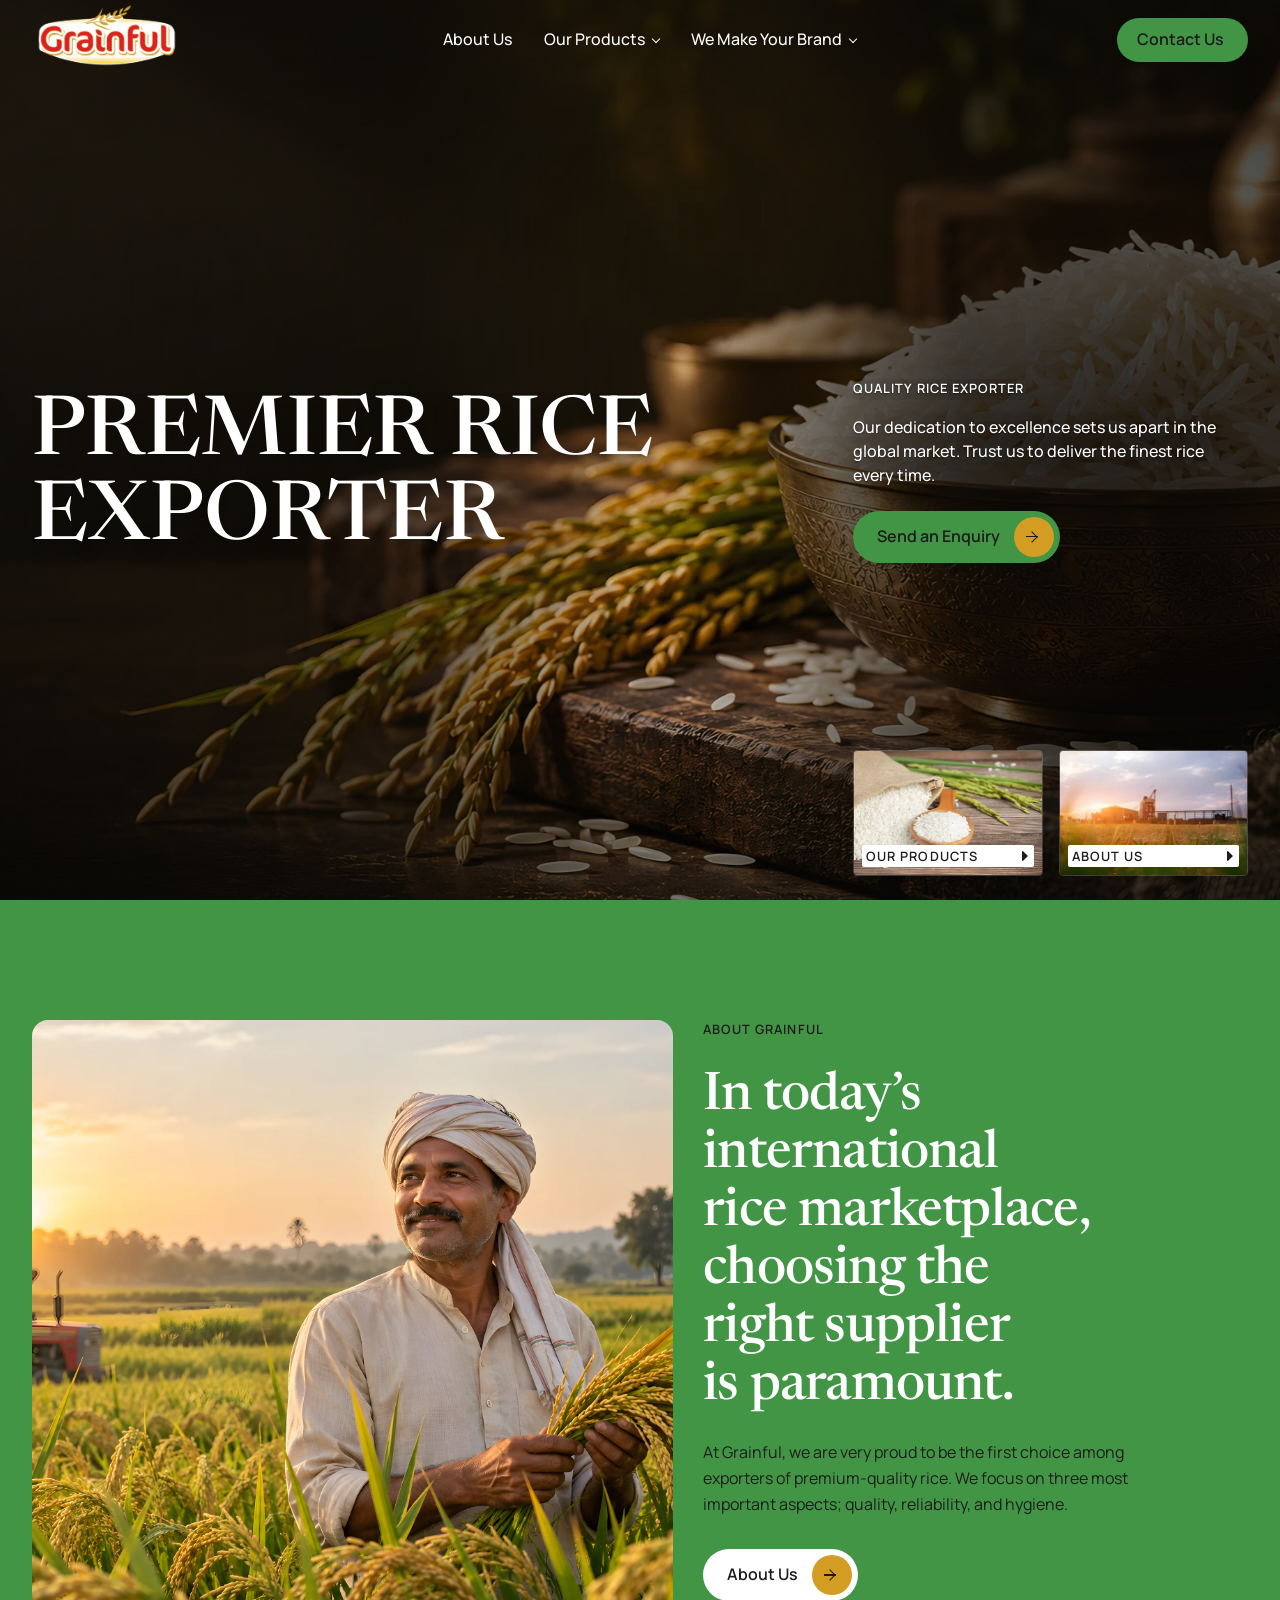
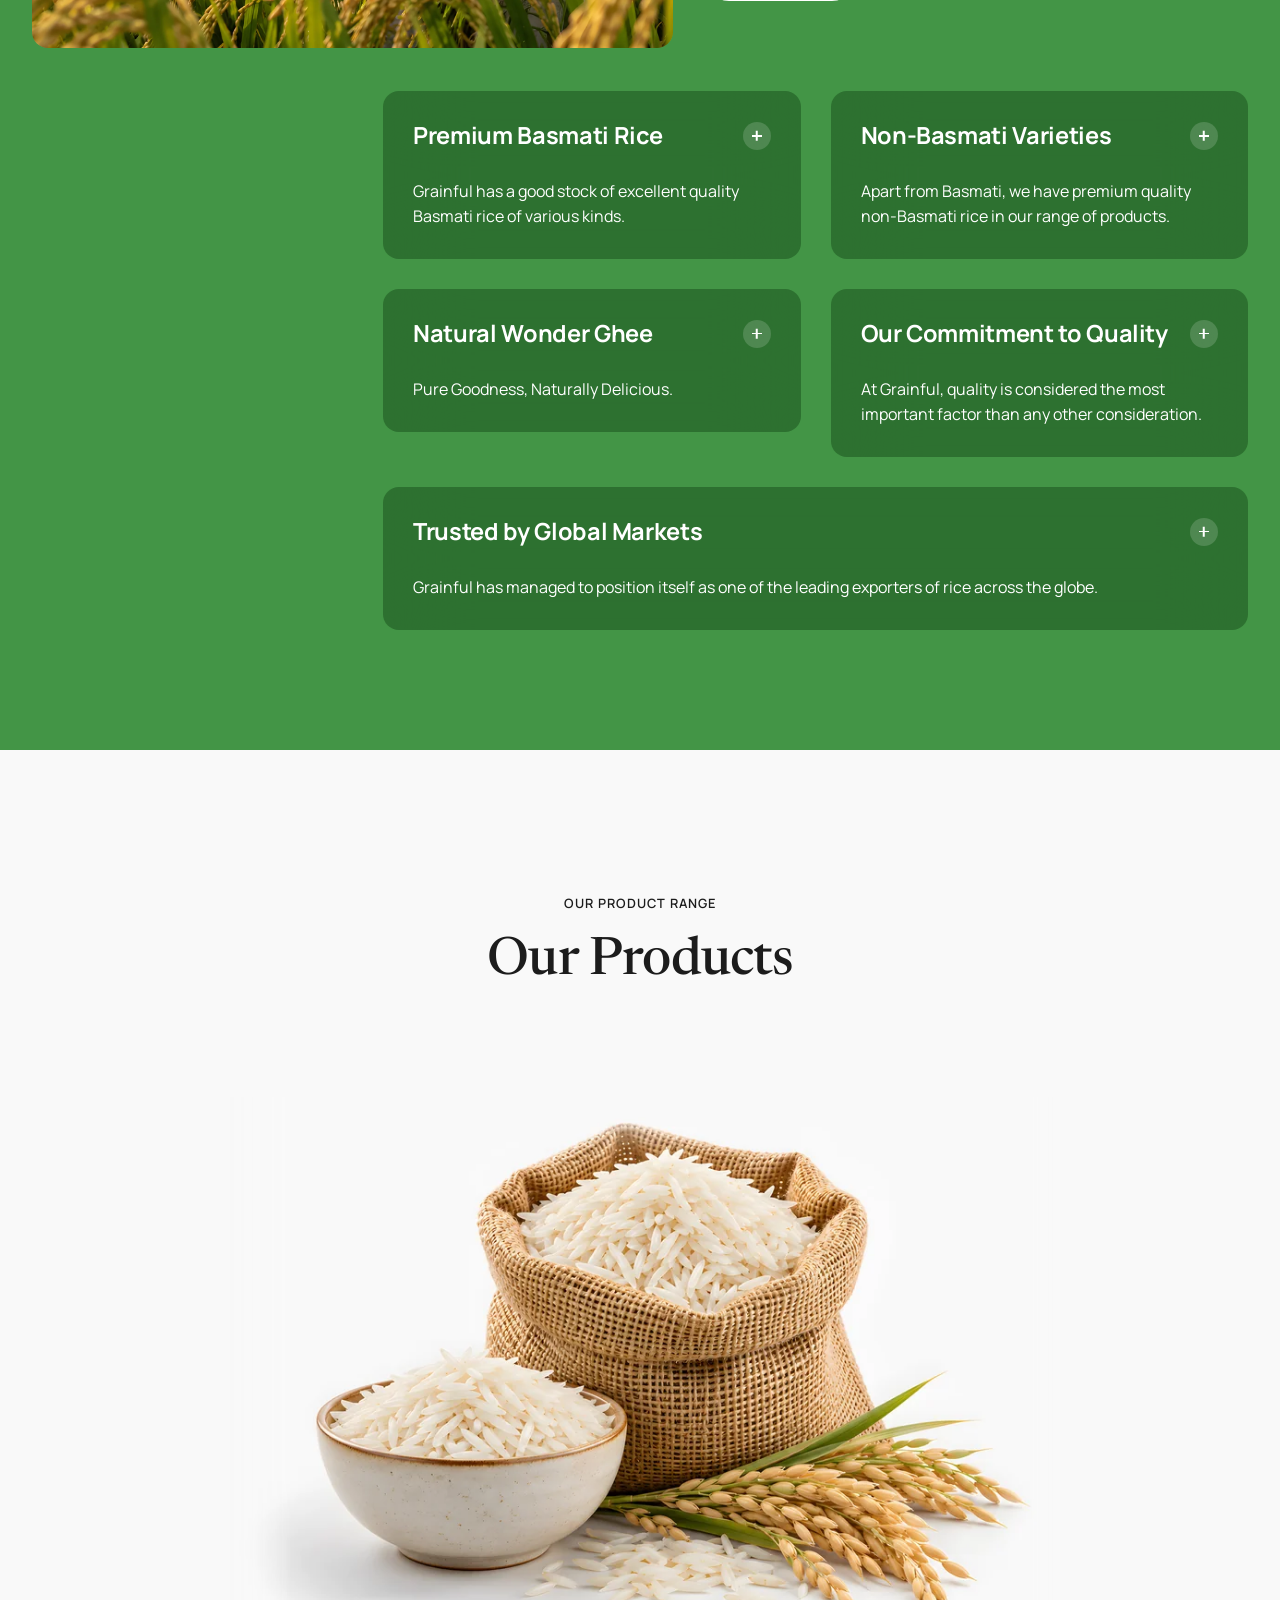
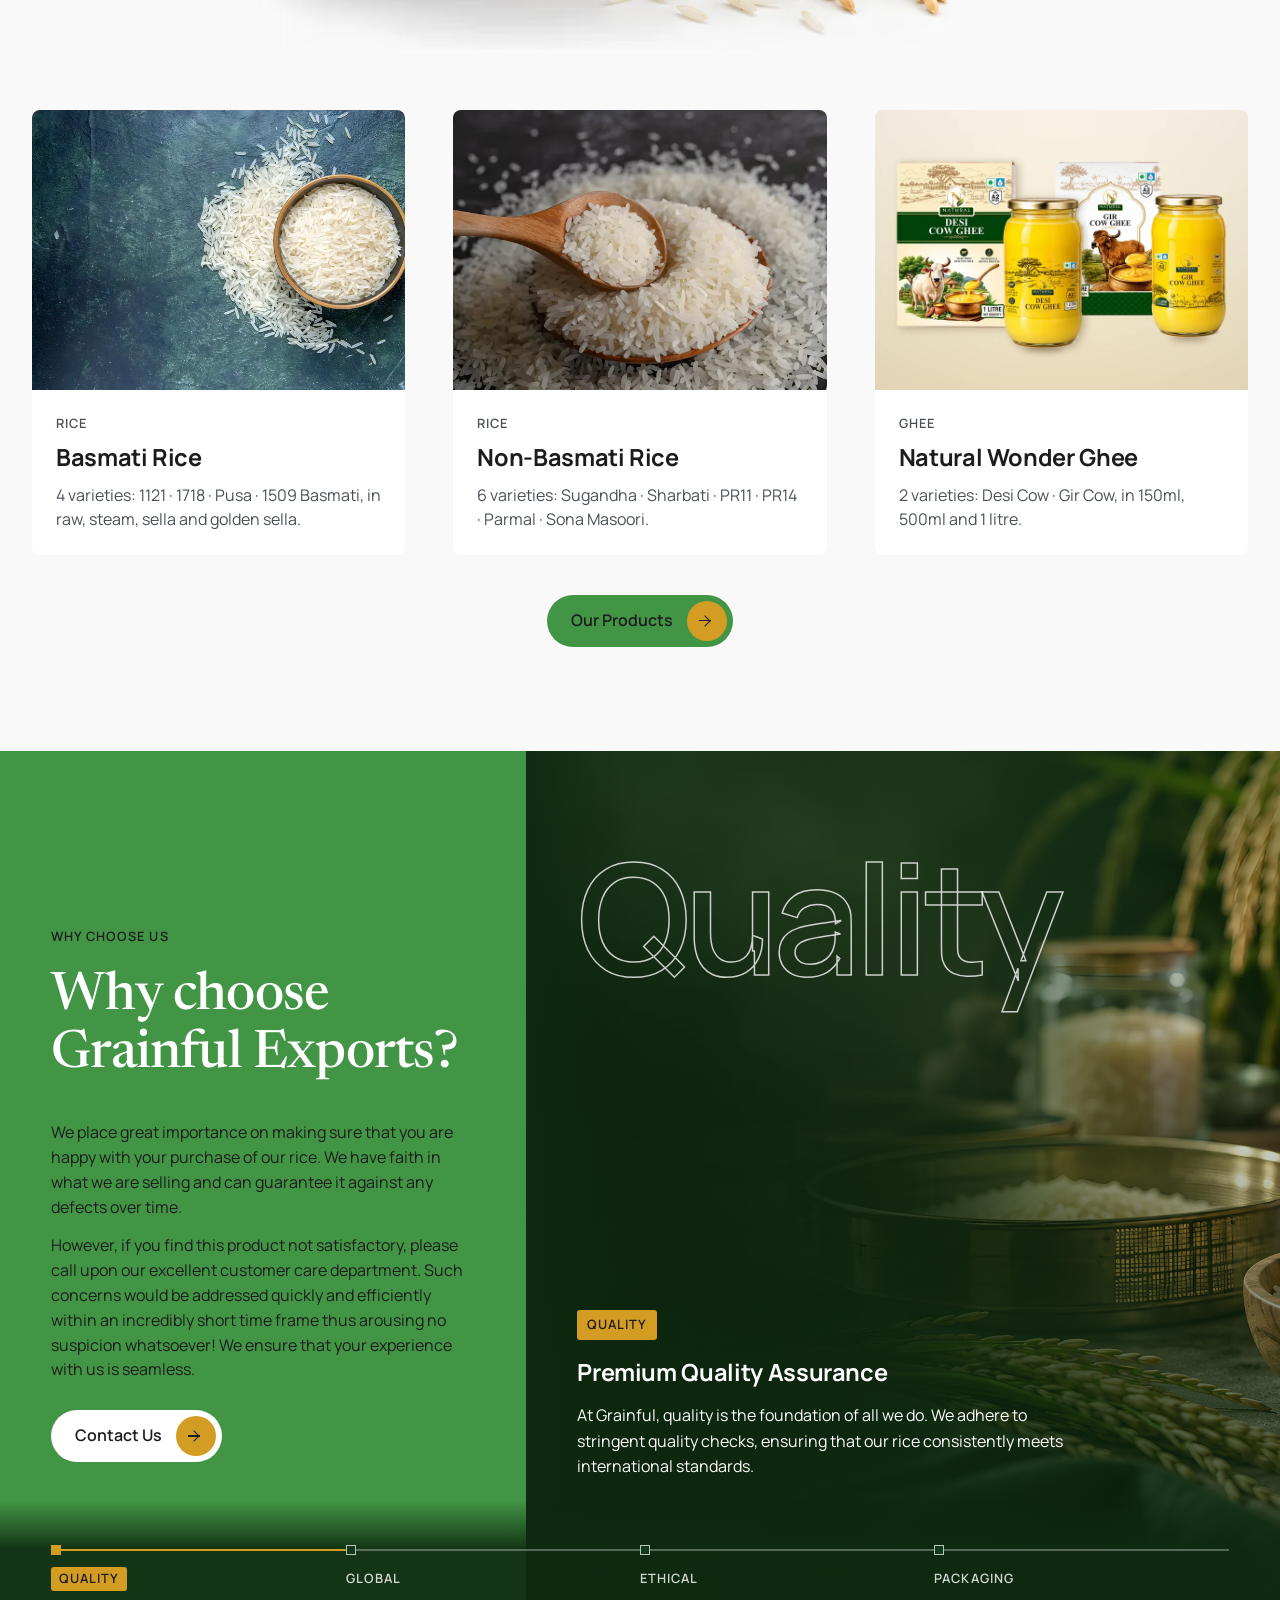
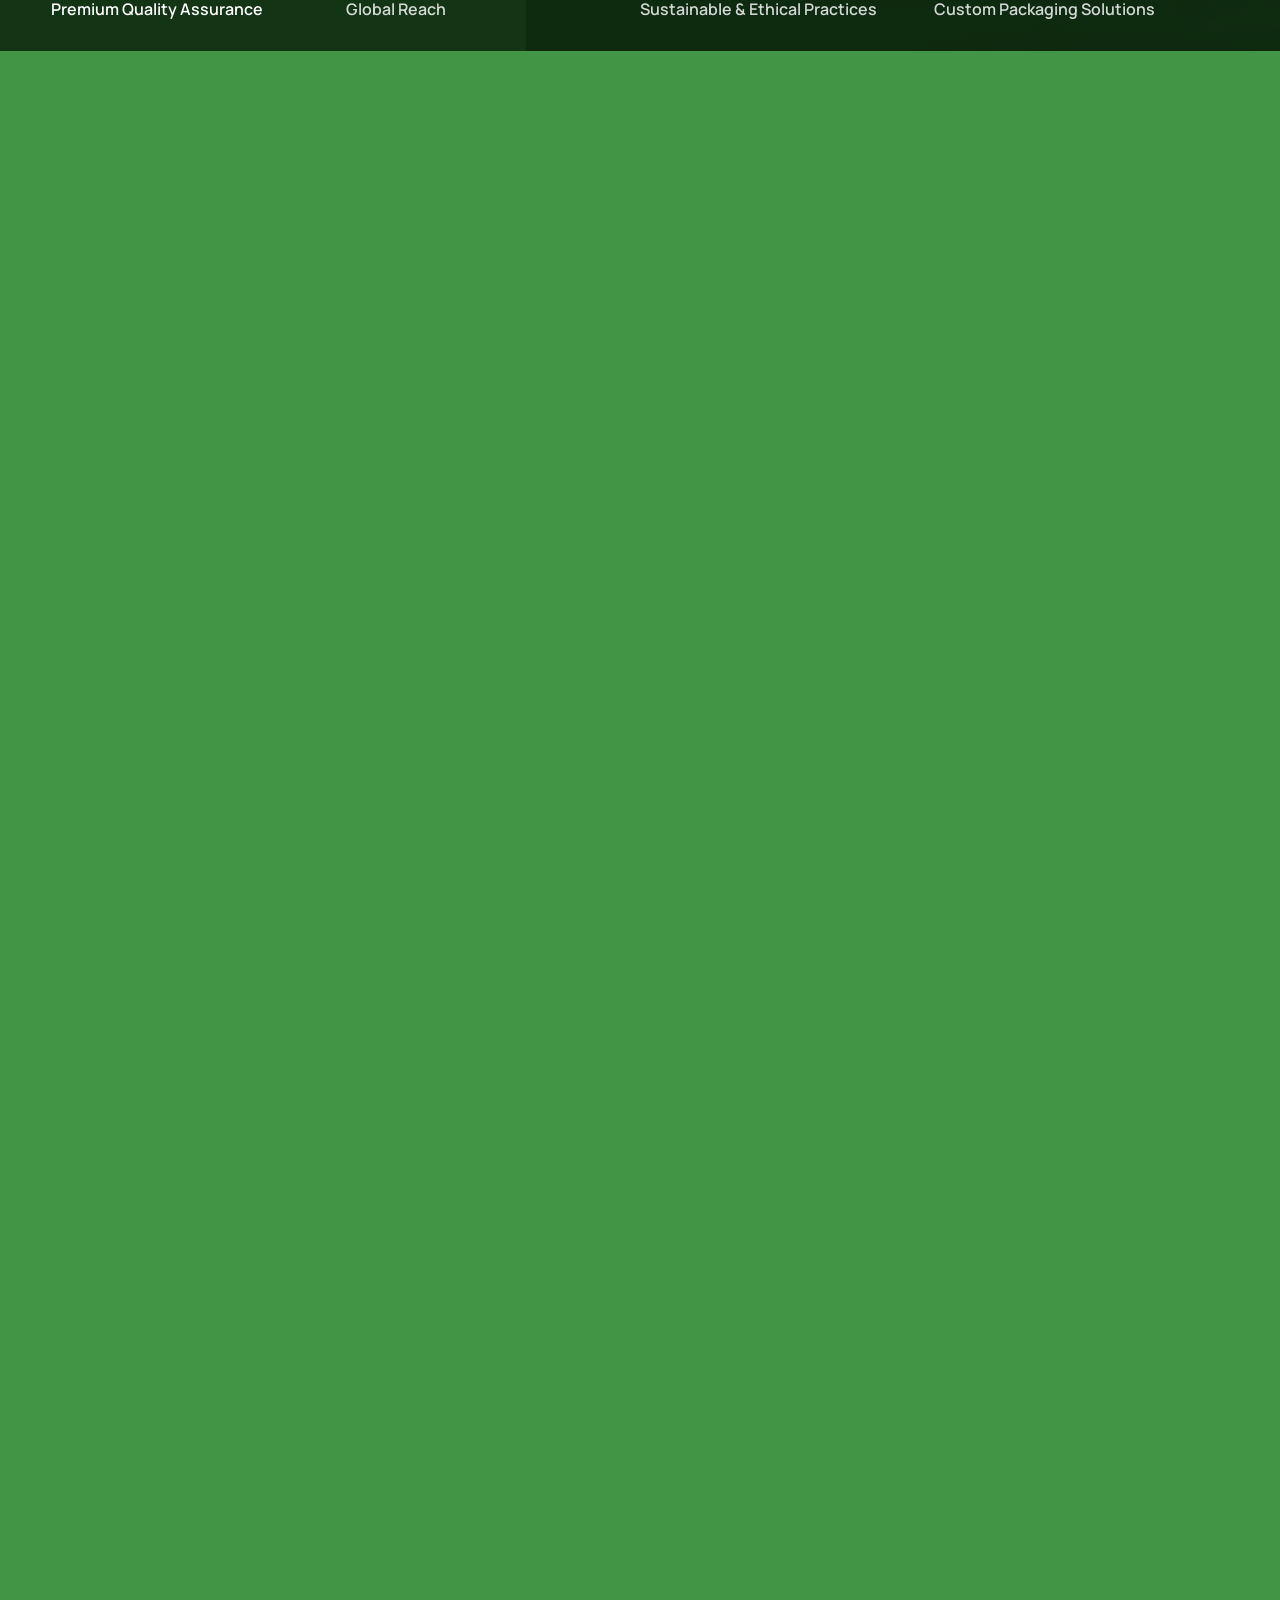
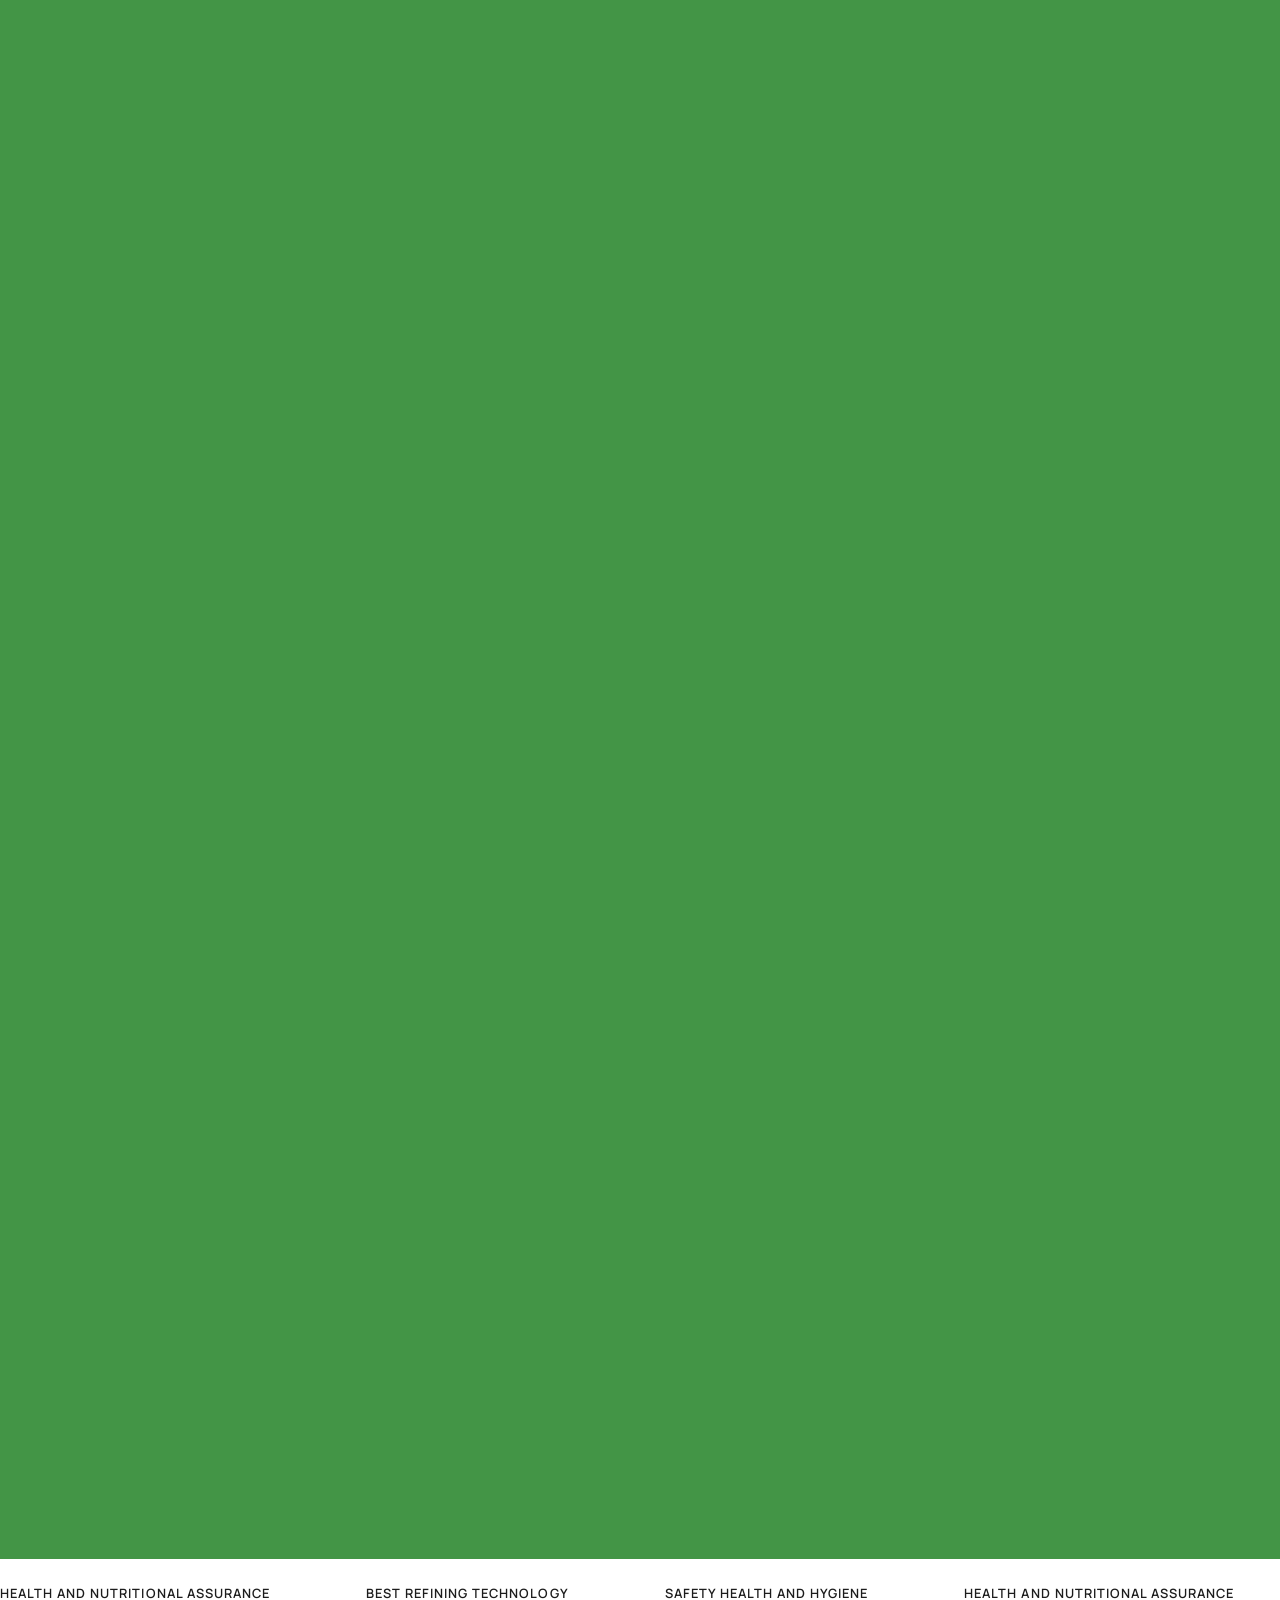
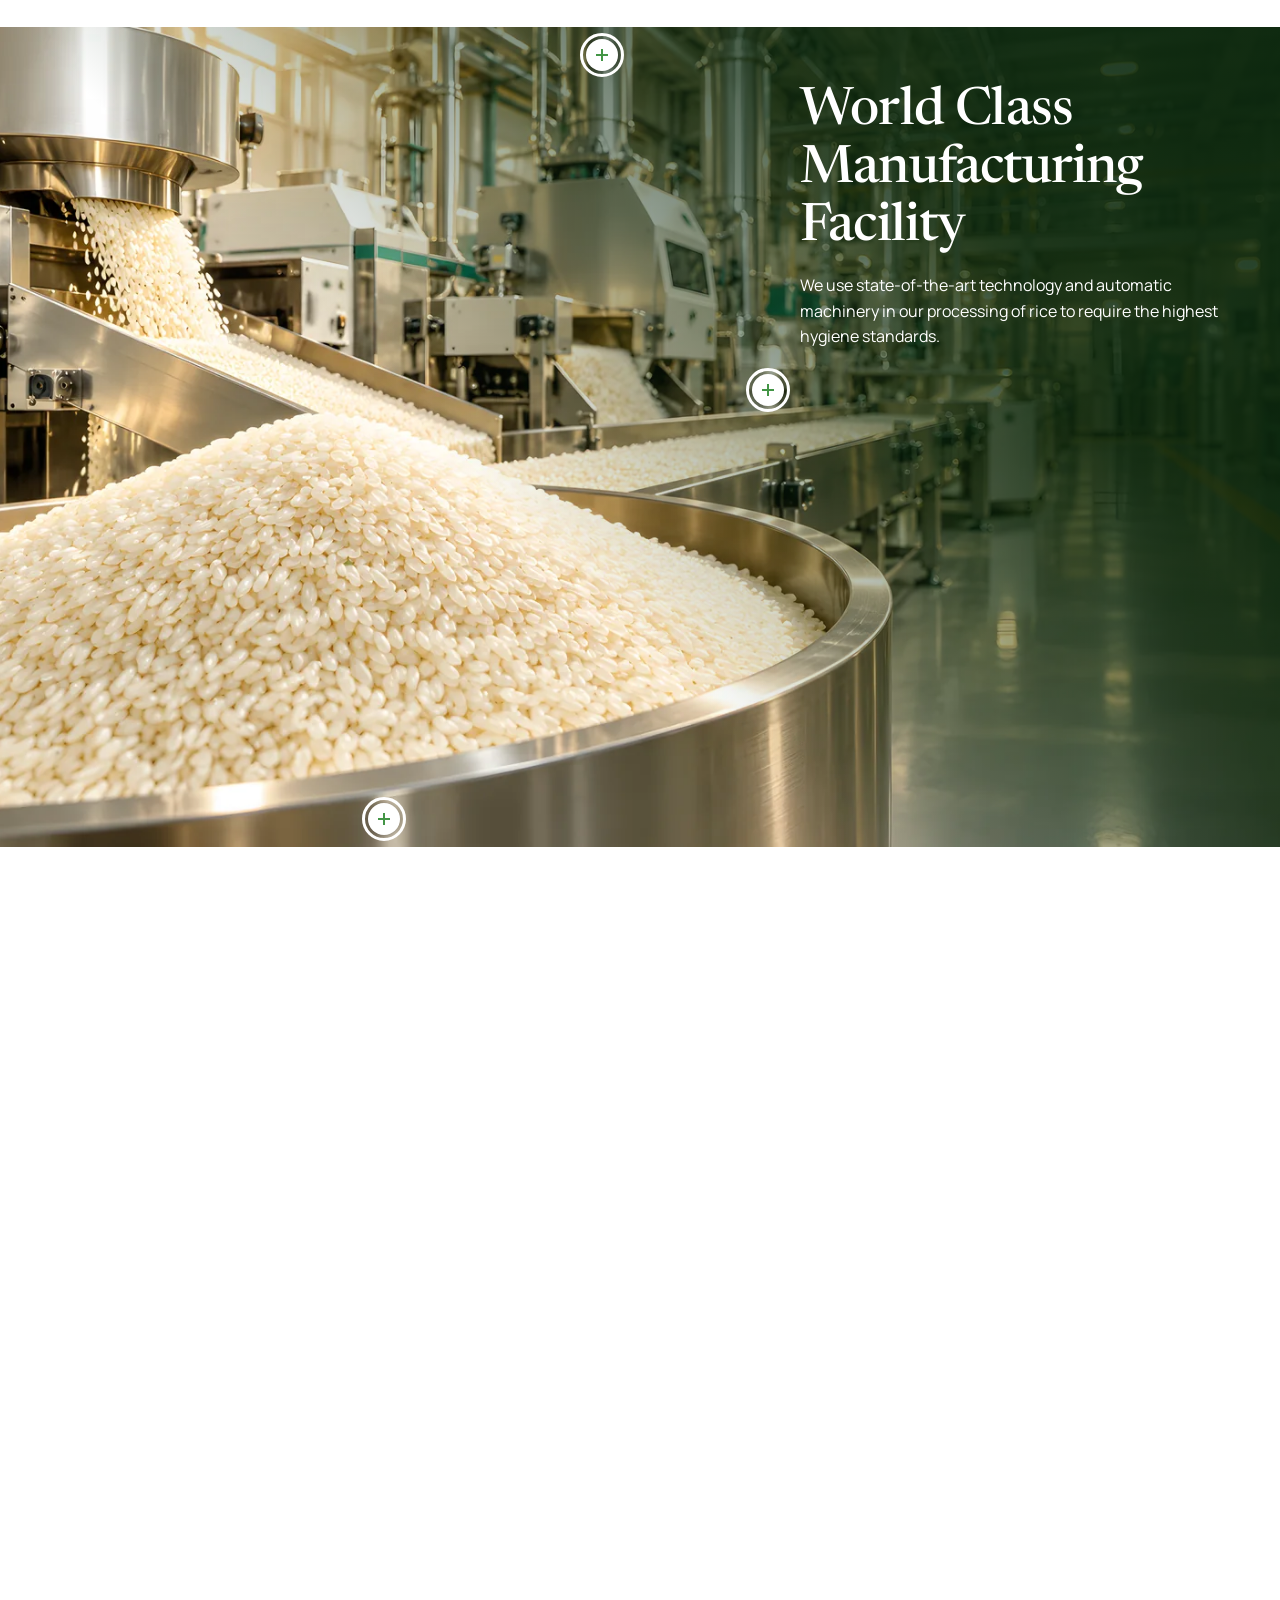
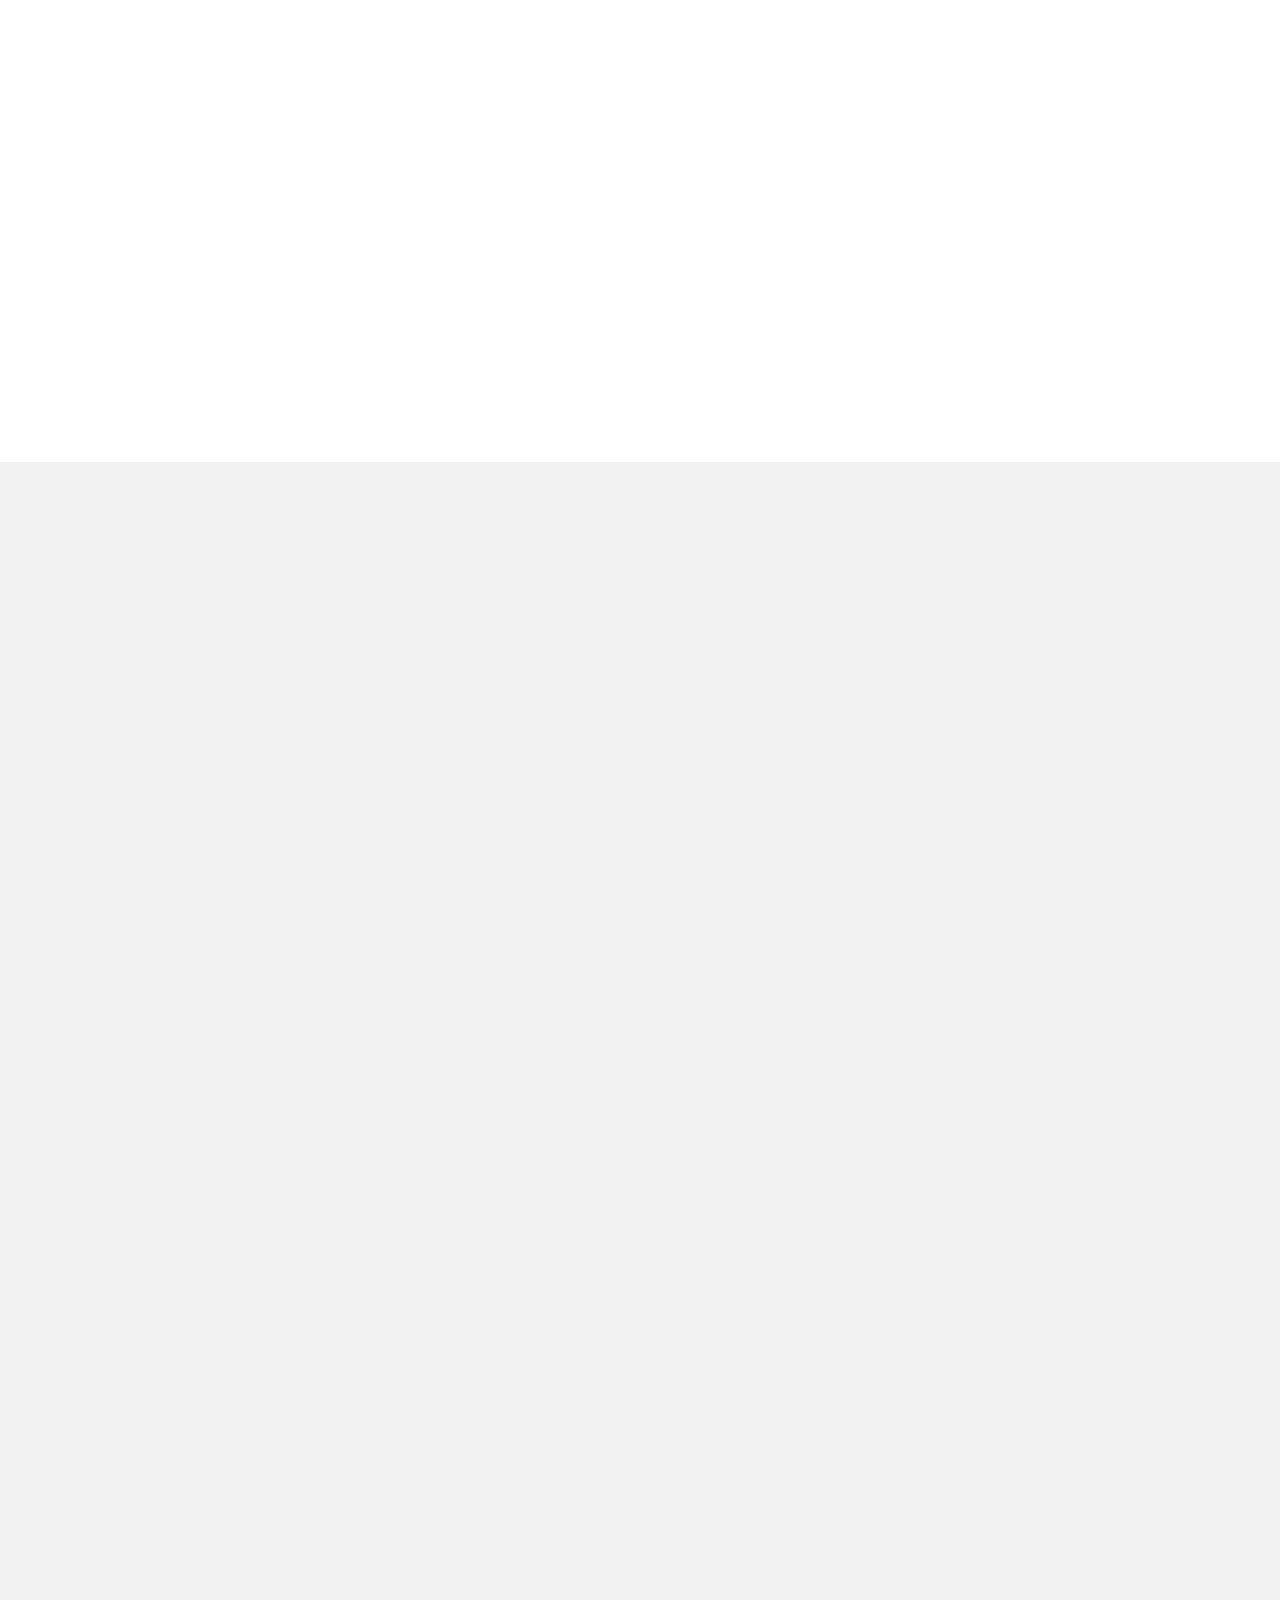
<file: index.html>
<!DOCTYPE html>
<html lang="en">
<head>
  <meta charset="UTF-8">
  <meta name="robots" content="noindex, nofollow">
  <meta name="viewport" content="width=device-width, initial-scale=1">
  <title>Grainful – Premier Rice Exporter</title>
  <meta name="description" content="Premier Rice Exporter. Our dedication to excellence sets us apart in the global market. Trust us to deliver the finest rice every time.">
  <link rel="canonical" href="./">
  <meta name="theme-color" content="#439546">
  <meta property="og:type" content="website">
  <meta property="og:site_name" content="Grainful">
  <meta property="og:title" content="Grainful – Premier Rice Exporter">
  <meta property="og:description" content="Our dedication to excellence sets us apart in the global market. Trust us to deliver the finest rice every time.">
  <meta property="og:url" content="https://grainful.in/">
  <meta property="og:image" content="https://grainful.in/wp-content/uploads/2024/09/DC-D0002-JAN-DCC04-GRAINFUL-LOGO-06-01-2025.jpg">
  <link rel="icon" href="assets/img/grainful-logo-360.webp">
  <link rel="preload" as="font" type="font/woff2" href="assets/fonts/Manrope-Variable.woff2" crossorigin>
  <link rel="preload" as="font" type="font/woff2" href="assets/fonts/Newsreader-Variable.woff2" crossorigin>
  <link rel="preload" as="image" href="assets/img/hero-v3-1.webp" imagesrcset="assets/img/hero-v3-1-800.webp 800w, assets/img/hero-v3-1.webp 2560w" imagesizes="100vw">
  <link rel="stylesheet" href="assets/css/styles.css?v=411ceaeb48">
</head>
<body>
  <a class="skip" href="#main">Skip to content</a>

  <!-- Header (Himon): logo left, links centre (Our Products and We Make Your Brand open their pages on hover / focus),
       one button right; transparent over the top photo, white once scrolled -->
  <header class="hdr" data-hdr>
    <div class="wrap hdr-in">
      <a class="hdr-logo" href="./"><img src="assets/img/grainful-logo-360.webp" srcset="assets/img/grainful-logo-360.webp 360w, assets/img/grainful-logo.webp 721w" sizes="150px" alt="Grainful" width="360" height="173"></a>
      <nav class="nav" id="nav" aria-label="Main">
        <ul class="nav-list" role="list">
          <li><a href="about-us/">About Us</a></li>
          <li class="has-sub"><a href="our-products/">Our Products</a>
            <div class="nav-sub"><ul class="nav-sub-in" role="list"><li><a href="grainful-basmati-rice/">Grainful Basmati Rice</a></li><li><a href="grainful-non-basmati-rice/">Grainful Non-Basmati Rice</a></li><li><a href="natural-wonder-ghee/">Natural Wonder Ghee</a></li></ul></div>
          </li>
          <li class="has-sub"><a href="we-make-your-brand/">We Make Your Brand</a>
            <div class="nav-sub"><ul class="nav-sub-in" role="list"><li><a href="grainful-white-label-packaging/">Grainful: White Label Packaging</a></li><li><a href="grainful-private-label/">Grainful Private Label</a></li></ul></div>
          </li>
          <li class="nav-cta-m"><a href="contact-us/">Contact Us</a></li>
        </ul>
      </nav>
      <a class="btn btn--sm hdr-cta" href="contact-us/"><span>Contact Us</span></a>
      <button class="burger" type="button" aria-expanded="false" aria-controls="nav" data-burger><span class="sr-only">Menu</span><span class="burger-lines" aria-hidden="true"></span></button>
    </div>
  </header>

  <main id="main">
    <!-- 1. Hero (cominvi.com.mx, in the Himon / Grainful style): the client's three hero images (27 Oct 2026, second set:
         basmati in a brass bowl, the terraced paddy at sunrise, rice and sacks at the port) fill the screen and switch every few seconds — each new photo opens out of a small white frame in the middle
         to the full screen, then drifts slowly, as the reference's opening does. The headline lines rise out of masks, the
         mono label, text and button sit on the right, and two photo cards with label bars rise in at the bottom right.
         Without JS or with reduced motion: the first photo, everything visible, no switching. -->
    <section class="hero" aria-labelledby="hero-title" data-hero>
      <div class="hero-bg" data-hero-bg>
        <figure class="hero-slide is-on"><img src="assets/img/hero-v3-1.webp" srcset="assets/img/hero-v3-1-800.webp 800w, assets/img/hero-v3-1.webp 2560w" sizes="100vw" alt="" width="2560" height="1200" fetchpriority="high"></figure>
        <figure class="hero-slide"><img src="assets/img/hero-v3-2.webp" srcset="assets/img/hero-v3-2-800.webp 800w, assets/img/hero-v3-2.webp 2560w" sizes="100vw" alt="" width="2560" height="1200" decoding="async"></figure>
        <figure class="hero-slide"><img src="assets/img/hero-v3-3.webp" srcset="assets/img/hero-v3-3-800.webp 800w, assets/img/hero-v3-3.webp 2560w" sizes="100vw" alt="" width="2560" height="1200" decoding="async"></figure>
        <i class="hero-frame" aria-hidden="true"></i>
      </div>
      <div class="wrap hero-in">
        <h1 id="hero-title" class="hero-title"><span class="hl"><span class="hl-in">Premier Rice</span></span> <span class="hl"><span class="hl-in">Exporter</span></span></h1>
        <div class="hero-side">
          <p class="label hero-label"><span class="hl"><span class="hl-in">Quality Rice Exporter</span></span></p>
          <p class="hero-foot">Our dedication to excellence sets us apart in the global market. Trust us to deliver the finest rice every time.</p>
          <a class="btn" href="contact-us/"><span>Send an Enquiry</span><i class="btn-arrow" aria-hidden="true"></i></a>
        </div>
        <div class="hero-bottom">
          <div class="hero-cards">
            <a class="hcard" href="our-products/">
              <img src="assets/img/hero-sack-480.webp" alt="" width="480" height="281" loading="lazy">
              <span class="hbar"><span class="hbar-in"><span class="hbar-l"><svg class="hbar-arrow" viewBox="0 0 6 10" aria-hidden="true" focusable="false"><path d="M0 .8v8.4c0 .6.7.9 1.1.5l4.4-4.2c.3-.3.3-.7 0-1L1.1.3C.7-.1 0 .2 0 .8z" fill="currentColor"/></svg><span class="hbar-label">Our Products</span></span><svg class="hbar-arrow" viewBox="0 0 6 10" aria-hidden="true" focusable="false"><path d="M0 .8v8.4c0 .6.7.9 1.1.5l4.4-4.2c.3-.3.3-.7 0-1L1.1.3C.7-.1 0 .2 0 .8z" fill="currentColor"/></svg></span></span>
            </a>
            <a class="hcard" href="about-us/">
              <img src="assets/img/hero-mill-480.webp" alt="" width="480" height="268" loading="lazy">
              <span class="hbar"><span class="hbar-in"><span class="hbar-l"><svg class="hbar-arrow" viewBox="0 0 6 10" aria-hidden="true" focusable="false"><path d="M0 .8v8.4c0 .6.7.9 1.1.5l4.4-4.2c.3-.3.3-.7 0-1L1.1.3C.7-.1 0 .2 0 .8z" fill="currentColor"/></svg><span class="hbar-label">About Us</span></span><svg class="hbar-arrow" viewBox="0 0 6 10" aria-hidden="true" focusable="false"><path d="M0 .8v8.4c0 .6.7.9 1.1.5l4.4-4.2c.3-.3.3-.7 0-1L1.1.3C.7-.1 0 .2 0 .8z" fill="currentColor"/></svg></span></span>
            </a>
          </div>
        </div>
      </div>
    </section>

    <!-- 2. About (Harvestam Home One "Why Choose Organic", harvestam.webflow.io/home-one, in the Himon / Grainful style):
         a green band; the photo on the left; label, headline, intro and button on the right; below them the four pillars
         of grainful.in/about-us/ as frosted cards pulled over the photo. Each card shows its first sentence and opens to
         the rest (hover, focus, tap); the photo never changes size. Vision, mission and the About Us paragraph are on
         the About page, where the button leads. -->
    <section class="about" aria-labelledby="about-title" data-about>
      <div class="wrap ab-wrap">
        <figure class="ab-photo" data-reveal="rise"><img src="assets/img/about-farmer-new.webp" srcset="assets/img/about-farmer-new-600.webp 600w, assets/img/about-farmer-new.webp 2400w" sizes="(max-width: 860px) 100vw, 50vw" alt="Smiling farmer in a white turban holding ripe rice ears in a paddy field at sunrise, a tractor behind him" width="2400" height="1800" loading="lazy"></figure>
        <div class="ab-right">
          <div class="ab-head">
            <div class="rv-mask"><p class="label" data-reveal="mask">About Grainful</p></div>
            <div class="rv-mask"><h2 id="about-title" class="ab-h" data-reveal="mask">In today’s international rice marketplace, choosing the right supplier is paramount.</h2></div>
            <p class="ab-intro" data-reveal>At Grainful, we are very proud to be the first choice among exporters of premium-quality rice. We focus on three most important aspects; quality, reliability, and hygiene.</p>
            <a class="btn btn--light" href="about-us/" data-reveal><span>About Us</span><i class="btn-arrow" aria-hidden="true"></i></a>
          </div>
          <!-- grainful.in/about-us/: the four pillars, verbatim -->
          <div class="ab-cards">
            <article class="ab-card" data-reveal="grow">
              <h3 class="ab-title"><button class="ab-toggle" type="button" aria-expanded="false" aria-controls="ab-more-1">Premium Basmati Rice<span class="ab-plus" aria-hidden="true"></span></button></h3>
              <p class="ab-lead">Grainful has a good stock of excellent quality Basmati rice of various kinds.</p>
              <div class="ab-more" id="ab-more-1"><div class="ab-more-in"><p>Our stock includes the best varieties of rice, ranging from 1121 Basmati to Pusa Basmati. Every grain is purchased from the highest quality rice-producing area. This commitment to quality will make certain that each batch has a pleasant smell, a soft and airy texture, and golden long grains.</p></div></div>
            </article>
            <article class="ab-card" data-reveal="grow">
              <h3 class="ab-title"><button class="ab-toggle" type="button" aria-expanded="false" aria-controls="ab-more-2">Non-Basmati Varieties<span class="ab-plus" aria-hidden="true"></span></button></h3>
              <p class="ab-lead">Apart from Basmati, we have premium quality non-Basmati rice in our range of products.</p>
              <div class="ab-more" id="ab-more-2"><div class="ab-more-in"><p>These varieties come from the most productive lands of India. Whether the rice is required for consumption on a daily basis or on a festive occasion, we have products that fit the need. With Grainful customers find that they can enjoy superior quality rice that can be prepared in different ways to suit the consumer’s taste buds.</p></div></div>
            </article>
            <!-- Natural Wonder ghee: the client's text (23 Oct 2026), word for word -->
            <article class="ab-card" data-reveal="grow">
              <h3 class="ab-title"><button class="ab-toggle" type="button" aria-expanded="false" aria-controls="ab-more-5">Natural Wonder Ghee<span class="ab-plus" aria-hidden="true"></span></button></h3>
              <p class="ab-lead">Pure Goodness, Naturally Delicious.</p>
              <div class="ab-more" id="ab-more-5"><div class="ab-more-in"><p>Experience the rich aroma, authentic taste, and golden goodness of Natural Wonder Ghee. Perfect for everyday cooking, traditional Indian dishes, and adding a delicious finishing touch to your meals.</p><p>From soft rotis to homemade sweets, bring a touch of richness and tradition to every bite.</p></div></div>
            </article>
            <article class="ab-card" data-reveal="grow">
              <h3 class="ab-title"><button class="ab-toggle" type="button" aria-expanded="false" aria-controls="ab-more-3">Our Commitment to Quality<span class="ab-plus" aria-hidden="true"></span></button></h3>
              <p class="ab-lead">At Grainful, quality is considered the most important factor than any other consideration.</p>
              <div class="ab-more" id="ab-more-3"><div class="ab-more-in"><p>We incorporate modern technology in farming while embracing conventional practices of farming. This means that every grain that is processed is GMO-free and rich in its natural nutritional value. From the fields to your kitchen, we make sure our rice meets the highest standards.</p></div></div>
            </article>
            <article class="ab-card" data-reveal="grow">
              <h3 class="ab-title"><button class="ab-toggle" type="button" aria-expanded="false" aria-controls="ab-more-4">Trusted by Global Markets<span class="ab-plus" aria-hidden="true"></span></button></h3>
              <p class="ab-lead">Grainful has managed to position itself as one of the leading exporters of rice across the globe.</p>
              <div class="ab-more" id="ab-more-4"><div class="ab-more-in"><p>Some of our products are consumed by consumers from many countries all over the world. Our customers trust us because we have maintained high-quality rice that is consistent with their expectations. Every shipment is a manifestation of our commitment to quality.</p></div></div>
            </article>
          </div>
        </div>
      </div>
    </section>

    <!-- 3. Our Products (Wonder theme "blur banner", wonder-theme-interior.myshopify.com, in the Himon / Grainful style):
         the rice sack and bowl photo fills the screen and stays in place on its own plain background while the section scrolls over
         it — first the label, title and lead centred above the bowl, then the three product cards (photo, label, name,
         varieties) and the button, each sliding in. Label from grainful.in/our-products/ ("Our Product Range"); the
         rest is this section's existing text. Phones: the same, cards one under another. -->
    <section class="products" aria-labelledby="products-title">
      <div class="pr-photo" aria-hidden="true"><img src="assets/img/products-sack.webp" srcset="assets/img/products-sack-900.webp 900w, assets/img/products-sack.webp 1800w" sizes="(max-width: 860px) 100vw, 100vh" alt="" width="1800" height="1257" loading="lazy"></div>
      <div class="pr-content">
        <div class="wrap pr-top">
          <p class="label" data-reveal>Our Product Range</p>
          <h2 id="products-title" class="pr-h" data-reveal>Our Products</h2>
          <p class="pr-lead" data-reveal>We specialize in supplying the finest basmati and non-basmati rice meeting the high-standards and reliable delivery for our partners.</p>
        </div>
        <div class="wrap pr-bottom">
          <ul class="pr-cards" role="list">
            <li><a class="pr-card" href="grainful-basmati-rice/" data-reveal>
              <span class="pr-img"><img src="assets/img/cta-rice.webp" srcset="assets/img/cta-rice-800.webp 800w, assets/img/cta-rice.webp 2560w" sizes="(max-width: 860px) 100vw, 24rem" alt="Long-grain basmati rice in a bowl on a dark stone table" width="1500" height="1000" loading="lazy"></span>
              <span class="pr-body">
                <span class="label pr-cat">Rice</span>
                <span class="pr-name">Basmati Rice</span>
                <span class="pr-desc">4 varieties: 1121 · 1718 · Pusa · 1509 Basmati, in raw, steam, sella and golden sella.</span>
              </span>
            </a></li>
            <li><a class="pr-card" href="grainful-non-basmati-rice/" data-reveal>
              <span class="pr-img"><img src="assets/img/says-rice.webp" srcset="assets/img/says-rice-700.webp 700w, assets/img/says-rice.webp 2048w" sizes="(max-width: 860px) 100vw, 24rem" alt="White rice in a wooden spoon on a heap of rice" width="1200" height="798" loading="lazy"></span>
              <span class="pr-body">
                <span class="label pr-cat">Rice</span>
                <span class="pr-name">Non-Basmati Rice</span>
                <span class="pr-desc">6 varieties: Sugandha · Sharbati · PR11 · PR14 · Parmal · Sona Masoori.</span>
              </span>
            </a></li>
            <li><a class="pr-card" href="natural-wonder-ghee/" data-reveal>
              <span class="pr-img"><img src="assets/img/ghee-packs.webp" srcset="assets/img/ghee-packs-800.webp 800w, assets/img/ghee-packs.webp 1600w" sizes="(max-width: 860px) 100vw, 24rem" alt="Natural Wonder Desi Cow Ghee and Gir Cow Ghee, each a 1 litre box and jar" width="1600" height="1200" loading="lazy"></span>
              <span class="pr-body">
                <span class="label pr-cat">Ghee</span>
                <span class="pr-name">Natural Wonder Ghee</span>
                <span class="pr-desc">2 varieties: Desi Cow · Gir Cow, in 150ml, 500ml and 1 litre.</span>
              </span>
            </a></li>
          </ul>
          <a class="btn" href="our-products/" data-reveal><span>Our Products</span><i class="btn-arrow" aria-hidden="true"></i></a>
        </div>
      </div>
    </section>

    <!-- 4. Why Choose Us (Millwright template "How an order runs", fancy-mindset-208002.framer.app, in the Himon / Grainful
         style): the stage stays pinned while the track moves sideways with the scroll — the intro (label, headline,
         the homepage Why Choose Us paragraph, button), then one full-height photo panel per reason ("Why choose Grainful
         Exports?", grainful.in/our-products/). The panel in view comes forward: its photo settles from 107%, its shade
         lifts, its outline keyword and text appear. A rail of stops fills as you go; a stop jumps to its panel. No
         numbers: the reasons are not a sequence. Phones and reduced motion: the panels stack as a plain list. -->
    <section class="why" aria-labelledby="why-title" data-why>
      <div class="wy-pin" data-wy-pin>
        <div class="wy-stage">
          <div class="wy-track" data-wy-track>
            <div class="wy-intro">
              <div class="wy-top" data-wy-intro>
                <div class="rv-mask"><p class="label" data-reveal="mask">Why Choose Us</p></div>
                <h2 id="why-title" class="wy-hd"><span class="rv-mask"><span class="wy-line" data-reveal="mask">Why choose</span></span><span class="rv-mask"><span class="wy-line" data-reveal="mask">Grainful Exports?</span></span></h2>
                <div class="wy-lead" data-reveal>
                  <p>We place great importance on making sure that you are happy with your purchase of our rice. We have faith in what we are selling and can guarantee it against any defects over time.</p>
                  <p>However, if you find this product not satisfactory, please call upon our excellent customer care department. Such concerns would be addressed quickly and efficiently within an incredibly short time frame thus arousing no suspicion whatsoever! We ensure that your experience with us is seamless.</p>
                </div>
                <a class="btn btn--light" href="contact-us/" data-reveal><span>Contact Us</span><i class="btn-arrow" aria-hidden="true"></i></a>
              </div>
            </div>
            <!-- grainful.in/our-products/ ("Why choose Grainful Exports?") -->
            <ol class="wy-panels" role="list">
              <li class="wy-panel is-on" data-wy-panel>
                <img class="wy-pic wy-pic--1" src="assets/img/why-v2-quality.webp" srcset="assets/img/why-v2-quality-800.webp 800w, assets/img/why-v2-quality.webp 2400w" sizes="100vw" alt="Gloved hands checking basmati grains with tweezers beside a bowl of rice and a sorting tray" width="2400" height="1800" loading="lazy">
                <i class="wy-veil" aria-hidden="true"></i><i class="wy-shade" aria-hidden="true"></i>
                <span class="wy-big" aria-hidden="true">Quality</span>
                <div class="wy-txt">
                  <span class="wy-chip">Quality</span>
                  <h3 class="wy-h">Premium Quality Assurance</h3>
                  <p class="wy-t">At Grainful, quality is the foundation of all we do. We adhere to stringent quality checks, ensuring that our rice consistently meets international standards.</p>
                </div>
              </li>
              <li class="wy-panel" data-wy-panel>
                <img class="wy-pic wy-pic--2" src="assets/img/why-v2-port.webp" srcset="assets/img/why-v2-port-800.webp 800w, assets/img/why-v2-port.webp 2400w" sizes="100vw" alt="A jute sack of rice on the quay as a container ship is loaded at sunset" width="2400" height="1800" loading="lazy">
                <i class="wy-veil" aria-hidden="true"></i><i class="wy-shade" aria-hidden="true"></i>
                <span class="wy-big" aria-hidden="true">Global</span>
                <div class="wy-txt">
                  <span class="wy-chip">Global</span>
                  <h3 class="wy-h">Global Reach</h3>
                  <p class="wy-t">We serve a vast network of clients across Asia, the Middle East, Europe, and America. Our efficient logistics ensure timely deliveries, reaching every kitchen worldwide with just a click.</p>
                </div>
              </li>
              <li class="wy-panel" data-wy-panel>
                <img class="wy-pic wy-pic--3" src="assets/img/why-v2-ethical.webp" srcset="assets/img/why-v2-ethical-800.webp 800w, assets/img/why-v2-ethical.webp 2400w" sizes="100vw" alt="Farmers hand-harvesting ripe rice in a paddy field at sunrise" width="2400" height="1800" loading="lazy">
                <i class="wy-veil" aria-hidden="true"></i><i class="wy-shade" aria-hidden="true"></i>
                <span class="wy-big" aria-hidden="true">Ethical</span>
                <div class="wy-txt">
                  <span class="wy-chip">Ethical</span>
                  <h3 class="wy-h">Sustainable &amp; Ethical Practices</h3>
                  <p class="wy-t">Our commitment to responsible sourcing and sustainable farming methods aligns with the growing demand for ethically produced food products.</p>
                </div>
              </li>
              <li class="wy-panel" data-wy-panel>
                <img class="wy-pic wy-pic--4" src="assets/img/why-v2-packaging.webp" srcset="assets/img/why-v2-packaging-800.webp 800w, assets/img/why-v2-packaging.webp 2400w" sizes="100vw" alt="Rice in kraft, green and clear retail pouches beside a bowl and scoop in a packing warehouse" width="2400" height="1800" loading="lazy">
                <i class="wy-veil" aria-hidden="true"></i><i class="wy-shade" aria-hidden="true"></i>
                <span class="wy-big" aria-hidden="true">Packaging</span>
                <div class="wy-txt">
                  <span class="wy-chip">Packaging</span>
                  <h3 class="wy-h">Custom Packaging Solutions</h3>
                  <p class="wy-t">We offer specialized packaging solutions. From bulk orders for distributors to private-label packaging for retailers, ensuring flexibility for your business needs.</p>
                </div>
              </li>
            </ol>
          </div>
          <div class="wy-rail" data-reveal>
            <i class="wy-line-bg" aria-hidden="true"><i class="wy-fill" data-wy-fill></i></i>
          <button class="wy-stop is-on" type="button" data-wy-stop="0"><span class="wy-day">Quality</span><span class="wy-nm">Premium Quality Assurance</span></button>
          <button class="wy-stop" type="button" data-wy-stop="1"><span class="wy-day">Global</span><span class="wy-nm">Global Reach</span></button>
          <button class="wy-stop" type="button" data-wy-stop="2"><span class="wy-day">Ethical</span><span class="wy-nm">Sustainable &amp; Ethical Practices</span></button>
          <button class="wy-stop" type="button" data-wy-stop="3"><span class="wy-day">Packaging</span><span class="wy-nm">Custom Packaging Solutions</span></button>
          </div>
        </div>
      </div>
      <div class="strip" aria-hidden="true">
        <div class="strip-track">
          <span>Health and Nutritional Assurance</span><span>Best Refining Technology</span><span>Safety Health and Hygiene</span>
          <span>Health and Nutritional Assurance</span><span>Best Refining Technology</span><span>Safety Health and Hygiene</span>
        </div>
      </div>
      <!-- the strip is decorative motion; the same three titles for screen readers: -->
      <ul class="sr-only" role="list" aria-label="What Grainful ensures"><li>Health and Nutritional Assurance</li><li>Best Refining Technology</li><li>Safety Health and Hygiene</li></ul>
    </section>

    <!-- 5. Manufacturing facility (Wonder theme "Shop the room", wonder-theme-interior.myshopify.com, in the Himon / Grainful
         style): the client's photo of the rice plant is the background of the whole section (16:9 on wide screens); the heading and a
         description sit top-left over a green shade, as in the site's other photo sections. + markers with a pulsing ring
         open a white card with a small pointer (hover, focus or tap; Esc closes). Texts are grainful.in's four facility
         sentences, each used once, word for word; markers point at areas (the steel sorting machine, the conveyor carrying
         the rice, the rice in its steel bin), not at named machines, and stay in the photo's open areas, clear of the heading.
         On wide screens the photo holds while the scroll drops the three cards open in turn. Below 1024px and without JS:
         heading, then the photo with its markers, then the cards as a list. -->
    <section class="facility" aria-labelledby="facility-title" data-hotspots>
      <div class="hs-wrap">
        <div class="wrap hs-copy" data-hs-copy>
          <div class="hs-copy-in" data-reveal>
            <h2 id="facility-title" class="hs-title">World Class Manufacturing Facility</h2>
            <p class="hs-desc">We use state-of-the-art technology and automatic machinery in our processing of rice to require the highest hygiene standards.</p>
          </div>
        </div>
        <div class="hs-media">
          <img src="assets/img/facility-v2-1600.webp" srcset="assets/img/facility-v2-1600.webp 1600w, assets/img/facility-v2-2400.webp 2400w" sizes="100vw" alt="Milled rice pouring from a steel hopper into a stainless bin and along conveyors in a modern rice processing plant" width="1600" height="900" loading="lazy">
          <i class="hs-scrim" aria-hidden="true"></i>
          <button class="hs-dot hs-dot--1" data-ix=".47" data-iy=".3" type="button" aria-expanded="false" aria-controls="hs-tip-1" data-hs="0"><span class="sr-only">Modern machinery</span><i class="hs-ring" aria-hidden="true"></i></button>
          <button class="hs-dot hs-dot--2" data-ix=".6" data-iy=".52" type="button" aria-expanded="false" aria-controls="hs-tip-2" data-hs="1"><span class="sr-only">Minimal human contact</span><i class="hs-ring" aria-hidden="true"></i></button>
          <button class="hs-dot hs-dot--3" data-ix=".3" data-iy=".68" type="button" aria-expanded="false" aria-controls="hs-tip-3" data-hs="2"><span class="sr-only">Safety and health</span><i class="hs-ring" aria-hidden="true"></i></button>
        </div>
        <ul class="hs-tips" role="list">
          <li class="hs-tip" id="hs-tip-1" data-hs-tip="0"><h3>Modern machinery</h3><p>We employ modern machinery to guarantee the cleanliness and safety of our rice.</p></li>
          <li class="hs-tip" id="hs-tip-2" data-hs-tip="1"><h3>Minimal human contact</h3><p>Automated cleaning, milling, and packaging ensure minimizing human contact, hence proper hygiene is maintained.</p></li>
          <li class="hs-tip" id="hs-tip-3" data-hs-tip="2"><h3>Safety and health</h3><p>A key component of our activities is safety and assuring our customers’ health.</p></li>
        </ul>
      </div>
    </section>

    <!-- 6. How We Work (polpharmabiologics.com "We know" stage, in the Himon / Grainful style). Wide screens: the section
         holds one screen while the scroll runs it. "How We Work" rises in very large in the middle and shrinks into the
         title column; the intro rises in beside it. Then for each of the six stages a
         new panel wipes up from the foot (mist and cream in turn) with that stage's photo sharpening in the rounded frame
         on the left, and the title and the description swap line by line (old lines drop away, new ones rise). No stage
         numbers (client, 26 Oct 2026). At the end the stage dims as Our Assurance slides over it.
         Phones, reduced motion or no JS: the intro, then the six stages as a list with their photos. Text verbatim. -->
    <section class="work" aria-labelledby="work-title" data-work>
      <div class="wk-stage">
        <div class="wk-layers" aria-hidden="true" data-wk-layers></div>
        <h2 id="work-title" class="wk-big"><span class="wk-mask"><span class="wk-big-in">How We Work</span></span></h2>
        <div class="wrap wk-grid">
          <p class="wk-intro" data-wk-text>At Grainful, our rice export process is a testament to efficiency, transparency, and a commitment to delivering the finest grains to your doorstep. Here’s an insight into how we work to ensure a seamless experience for our valued customers:</p>
          <ol class="wk-list" role="list">
            <li class="wk-step">
              <figure class="wk-photo"><img src="assets/img/step-v2-sourcing.webp" alt="A farmer in a turban checking ripe rice ears in a paddy field" width="1200" height="1130" loading="lazy"></figure>
              <h3 class="wk-t" data-wk-text>Global Sourcing Expertise</h3>
              <p class="wk-d" data-wk-text>Our journey begins with a meticulous selection of rice varieties sourced from the world’s finest rice-growing regions. Leveraging our global sourcing expertise, we ensure that only the best and most sought-after grains make it into our export portfolio.</p>
            </li>
            <li class="wk-step">
              <figure class="wk-photo"><img src="assets/img/step-v2-custom.webp" alt="Different rice varieties in dishes beside kraft pouches and a basket of rice" width="1200" height="1130" loading="lazy"></figure>
              <h3 class="wk-t" data-wk-text>Customized Solutions</h3>
              <p class="wk-d" data-wk-text>We understand that each market has unique requirements. That’s why we offer customized solutions to meet the specific demands of our diverse clientele. Whether it’s specific grain varieties, packaging preferences, or private labeling, we tailor our services to suit your business needs.</p>
            </li>
            <li class="wk-step">
              <figure class="wk-photo"><img src="assets/img/step-v2-quality.webp" alt="A scientist examining rice under a microscope in a laboratory" width="1200" height="1130" loading="lazy"></figure>
              <h3 class="wk-t" data-wk-text>Quality Assurance from Field to Fork</h3>
              <p class="wk-d" data-wk-text>Quality is our top priority. We partner with skilled farmers who share our dedication to excellence. Rigorous quality control measures are implemented throughout the cultivation, harvesting, and processing stages, guaranteeing a product that meets international standards.</p>
            </li>
            <li class="wk-step">
              <figure class="wk-photo"><img src="assets/img/step-v2-processing.webp" alt="Rice moving along a stainless steel processing line" width="1200" height="1130" loading="lazy"></figure>
              <h3 class="wk-t" data-wk-text>Efficient Processing and Packaging</h3>
              <p class="wk-d" data-wk-text>Our state-of-the-art processing facilities employ the latest technology to ensure efficiency and precision. From cleaning and milling to packaging, every step is optimized for quality and speed. Our packaging is not only visually appealing but also designed to preserve the freshness and purity of our rice during transit.</p>
            </li>
            <li class="wk-step">
              <figure class="wk-photo"><img src="assets/img/step-v2-compliance.webp" alt="An inspector in a safety vest checking a shipment of rice bags against a document" width="1200" height="1130" loading="lazy"></figure>
              <h3 class="wk-t" data-wk-text>Regulatory Compliance</h3>
              <p class="wk-d" data-wk-text>Navigating international trade regulations is complex, but we’ve got it covered. Our team is well-versed in global trade requirements and ensures that all necessary documentation, certifications, and compliance measures are met, facilitating a smooth export process.</p>
            </li>
            <li class="wk-step">
              <figure class="wk-photo"><img src="assets/img/step-v2-improvement.webp" alt="An engineer with a tablet checking a rice processing machine" width="1200" height="1130" loading="lazy"></figure>
              <h3 class="wk-t" data-wk-text>Continuous Improvement</h3>
              <p class="wk-d" data-wk-text>Our commitment to excellence doesn’t stop at the shipment’s departure. We consistently evaluate and enhance our processes, incorporating feedback and industry advancements. This dedication to continuous improvement ensures that we remain at the forefront of the rice export market.</p>
            </li>
          </ol>
        </div>
        <i class="wk-dim" aria-hidden="true"></i>
      </div>
    </section>

    <!-- 7. Our Assurance (elespacio.net "How we accelerate growth", in the Himon / Grainful style): on the cream band, a
         sticky left column with the site's mono label, the statement (its first sentence as the heading, the second as the
         lead below it, so the eleven-line block reads as heading + text; client, 27 Oct 2026) and the processing-plant photo (mask / rise reveals
         as in About); on the right the three assurances as 1rem-radius cards in the site's green, white and deep green
         (the About cards' green). Each card sticks 9rem from the top;
         as the next one slides over it, the cards underneath shrink (95% per card) and move up 1.125rem, so their tops
         show as a stack of coloured edges. Texts are grainful.in's, word for word. Without JS or with reduced motion
         the cards still stick and stack, without shrinking. -->
    <section class="assure" aria-labelledby="assure-title" data-stack>
      <div class="wrap assure-in">
        <div class="as-left">
          <div class="as-left-in">
            <div class="rv-mask"><p class="label" data-reveal="mask">Our Assurance</p></div>
            <div class="rv-mask"><h2 id="assure-title" class="as-h" data-reveal="mask">Health is paramount, and our commitment to your <span class="nobr">well-being</span> extends beyond flavor.</h2></div>
            <p class="as-sub" data-reveal>Our rice is rich in essential nutrients, carefully preserved during the cultivation and milling processes.</p>
            <figure class="as-photo" data-reveal="rise"><img src="assets/img/assure-v2.webp" srcset="assets/img/assure-v2-800.webp 800w, assets/img/assure-v2.webp 1600w" sizes="(max-width: 860px) 100vw, 32rem" alt="A worker in a hairnet and mask checking rice by hand beside jute sacks of rice as milled rice pours from the machinery" width="1600" height="1200" loading="lazy"></figure>
          </div>
        </div>
        <ul class="as-cards" role="list">
          <li class="as-card as-card--green" data-stack-card>
            <h3 class="as-card-t">Superior Quality</h3>
            <p class="as-card-lead">Our commitment to excellence begins with the careful selection of the finest rice varieties.</p>
            <p class="as-card-p">Rigorous quality control measures are implemented at every stage of production, ensuring that only the highest-grade rice reaches our customers. We understand that quality is non-negotiable, and our reputation is built on consistently delivering superior products.</p>
          </li>
          <li class="as-card as-card--white" data-stack-card>
            <h3 class="as-card-t">Safety &amp; Hygiene</h3>
            <p class="as-card-lead">Our processing facilities are equipped with cutting-edge technology designed to uphold the strictest hygiene standards.</p>
            <p class="as-card-p">From automated cleaning and milling to packaging, we employ advanced machinery to minimize human contact and ensure the utmost cleanliness of our rice.</p>
          </li>
          <li class="as-card as-card--deep" data-stack-card>
            <h3 class="as-card-t">Value for Money</h3>
            <p class="as-card-lead">Your satisfaction is our priority. We stand behind our rice with confidence, knowing that it will meet and exceed your expectations.</p>
            <p class="as-card-p">If, for any reason, you’re not completely satisfied, our dedicated customer support team is ready to address your concerns promptly and efficiently.</p>
          </li>
        </ul>
      </div>
    </section>

    <!-- 8. We Make Your Brand / Private Label (studiors.be "Projets en image", in the Himon / Grainful style): the section
         pins for a screen and a bit; the heading is two lines ("WE MAKE" very large, "your Brand" indented in green),
         the intro sits in the column under the label (beside the heading, never covered), and a 01 / 05 counter sits top
         right. Below the heading a rail of five slightly tilted information
         boxes (title and text, in place of the reference's project images) slides left with the scroll, keeping the box in
         focus on screen; that box is full size and a little lower, the others smaller and higher. Hover shows a
         "Read more" pill. Boxes 1–2 are this section's two services, 3–5 three advantages from grainful.in/we-make-your-
         brand/, word for word. Narrow screens, reduced motion or no JS: no pinning, the boxes scroll sideways. -->
    <section class="brand" aria-labelledby="brand-title" data-pl>
      <div class="pl-pin">
        <div class="wrap pl-head">
          <p class="label pl-eyebrow">Private Label</p>
          <div class="rv-mask pl-title-mask"><h2 id="brand-title" class="pl-title" data-reveal="mask">We Make Your Brand</h2></div>
          <div class="pl-intro">
            <p>Interested in establishing your own brand but not quite ready to start from scratch with product development? Private-label products could be the game-changer you need. Let’s explore the realm of private-label products and understand why they’re pivotal in crafting your brand identity.</p>
          </div>        </div>
        <div class="pl-view">
          <ul class="pl-rail" role="list" data-pl-rail>
            <li class="pl-card pl-card--wide" data-pl-card>
              <a class="pl-link" href="grainful-white-label-packaging/">
                <div class="pl-float">
                  <div class="pl-box pl-box--green"><h3 class="pl-name">Grainful White Label Packaging</h3><p class="pl-text">White-label packaging of Grainful enables companies to sell products with their brand while not necessarily engaging in the manufacturing or designing of the product.</p><span class="pl-open">Read more <i aria-hidden="true">↗</i></span></div>
                </div>
              </a>
            </li>
            <li class="pl-card pl-card--portrait" data-pl-card>
              <a class="pl-link" href="grainful-private-label/">
                <div class="pl-float">
                  <div class="pl-box pl-box--cream"><h3 class="pl-name">Grainful Private Label</h3><p class="pl-text">Grainful’s private label packaging gives companies the chance to design distinctive, personalized items using their own logo and packaging.</p><span class="pl-open">Read more <i aria-hidden="true">↗</i></span></div>
                </div>
              </a>
            </li>
            <li class="pl-card pl-card--tall" data-pl-card>
              <a class="pl-link" href="we-make-your-brand/">
                <div class="pl-float">
                  <div class="pl-box pl-box--deep"><h3 class="pl-name">Swift Market Entry</h3><p class="pl-text">In today’s fast-paced business landscape, speed matters. Private-label products enable a quick brand launch. Instead of investing months or years in product development, you can select from a range of established, high-quality options.</p><span class="pl-open">Read more <i aria-hidden="true">↗</i></span></div>
                </div>
              </a>
            </li>
            <li class="pl-card pl-card--landscape" data-pl-card>
              <a class="pl-link" href="we-make-your-brand/">
                <div class="pl-float">
                  <div class="pl-box pl-box--mist"><h3 class="pl-name">Customization Options</h3><p class="pl-text">Private label products aren’t one-size-fits-all. You have the flexibility to tailor them to align with your brand’s ethos. Whether it’s tweaking packaging, design, or features, customization ensures your products meet specific customer needs.</p><span class="pl-open">Read more <i aria-hidden="true">↗</i></span></div>
                </div>
              </a>
            </li>
            <li class="pl-card pl-card--square" data-pl-card>
              <a class="pl-link" href="we-make-your-brand/">
                <div class="pl-float">
                  <div class="pl-box pl-box--green"><h3 class="pl-name">Scalability</h3><p class="pl-text">As your brand expands, scaling operations becomes seamless. Private-label suppliers can accommodate increased demand swiftly, ensuring continuity without production delays.</p><span class="pl-open">Read more <i aria-hidden="true">↗</i></span></div>
                </div>
              </a>
            </li>
          </ul>
        </div>
      </div>
      <div class="wrap pl-foot">
        <a class="btn" href="we-make-your-brand/"><span>We Make Your Brand</span><i class="btn-arrow" aria-hidden="true"></i></a>
      </div>
    </section>

    <!-- 9. Customers Love Us: the three reviews side by side as white cards on the cream band, each opening with the
         reviewer (a person icon in a deep-green circle, the name, the place beneath), then the review in italics (reviews verbatim
         from grainful.in); the cards rise in
         one after another. Narrow screens: one under another. -->
    <section class="says" aria-labelledby="says-title">
      <div class="wrap says-in">
        <h2 id="says-title" class="says-title" data-reveal>Customers Love Us</h2>
        <ul class="says-grid" role="list">
          <li class="says-item" data-reveal>
            <figure class="quote">
              <figcaption class="quote-who">
                <span class="sav" aria-hidden="true"><svg class="sav-icon" viewBox="0 0 24 24" aria-hidden="true" focusable="false"><circle cx="12" cy="8.2" r="4.2"/><path d="M3.8 21c.6-4.4 4-7.3 8.2-7.3s7.6 2.9 8.2 7.3z"/></svg></span>
                <span class="quote-id"><span class="quote-name">Priyanka Sachdeva</span><span class="quote-place">Jaipur</span></span>
              </figcaption>
              <blockquote><p>As a gourmet food supplier, we require rice that meets the highest standards of quality and taste. Grainful consistently delivers on both fronts. Their rice varieties are flavorful and versatile, perfect for our diverse clientele. The professionalism and dedication of their team make them a pleasure to work with. We highly recommend Grainful to anyone in need of superior rice products.</p></blockquote>
            </figure>
          </li>
          <li class="says-item" data-reveal>
            <figure class="quote">
              <figcaption class="quote-who">
                <span class="sav" aria-hidden="true"><svg class="sav-icon" viewBox="0 0 24 24" aria-hidden="true" focusable="false"><circle cx="12" cy="8.2" r="4.2"/><path d="M3.8 21c.6-4.4 4-7.3 8.2-7.3s7.6 2.9 8.2 7.3z"/></svg></span>
                <span class="quote-id"><span class="quote-name">Etty R</span><span class="quote-place">Delhi</span></span>
              </figcaption>
              <blockquote><p>We are thrilled with the organic rice we receive from Grainful. Their commitment to sustainable farming practices aligns perfectly with our values. The rice is always fresh, and the packaging is impeccable, ensuring the product reaches our shelves in perfect condition. We look forward to a long and fruitful partnership with Grainful.</p></blockquote>
            </figure>
          </li>
          <li class="says-item" data-reveal>
            <figure class="quote">
              <figcaption class="quote-who">
                <span class="sav" aria-hidden="true"><svg class="sav-icon" viewBox="0 0 24 24" aria-hidden="true" focusable="false"><circle cx="12" cy="8.2" r="4.2"/><path d="M3.8 21c.6-4.4 4-7.3 8.2-7.3s7.6 2.9 8.2 7.3z"/></svg></span>
                <span class="quote-id"><span class="quote-name">Nazia Ehsan</span><span class="quote-place">Gujrat</span></span>
              </figcaption>
              <blockquote><p>With Grainful, our journey has been nothing short of remarkable. They always ensure the highest quality standards. Their commitment to sustainability and community welfare has not only boosted our brand reputation but also brought us closer to our customers globally.</p></blockquote>
            </figure>
          </li>
        </ul>
      </div>
    </section>
  </main>

  <!-- Closing call to action + footer (Himon): photo band with a centred line and button, then the green footer with the
       site map and contact details, and the name set very large at the foot -->
  <section class="cta cta--port" aria-labelledby="cta-title">
    <img class="cta-img" src="assets/img/cta-port.webp" srcset="assets/img/cta-port-800.webp 800w, assets/img/cta-port.webp 2560w" sizes="100vw" alt="" width="2560" height="1441" loading="lazy">
    <div class="wrap cta-in" data-reveal>
      <h2 id="cta-title" class="cta-title">Trust us to deliver the finest rice every time.</h2>
      <p class="cta-text">At Grainful, we are very proud to be the first choice among exporters of premium-quality rice.</p>
      <a class="btn" href="contact-us/"><span>Send an Enquiry</span><i class="btn-arrow" aria-hidden="true"></i></a>
    </div>
  </section>

  <footer class="ftr">
    <!-- the name set very large, sliding left without end (two identical halves; stops with reduced motion) -->
    <div class="ftr-mega" aria-hidden="true"><div class="ftr-mega-track"><span class="ftr-word">GRAINFUL</span><i class="ftr-dot"></i><span class="ftr-word">GRAINFUL</span><i class="ftr-dot"></i><span class="ftr-word">GRAINFUL</span><i class="ftr-dot"></i><span class="ftr-word">GRAINFUL</span><i class="ftr-dot"></i><span class="ftr-word">GRAINFUL</span><i class="ftr-dot"></i><span class="ftr-word">GRAINFUL</span><i class="ftr-dot"></i></div></div>
    <div class="wrap">
      <div class="ftr-grid">
        <div>
          <h2 class="flabel">Sitemap</h2>
          <ul class="flist" role="list">
            <li><a href="./">Home</a></li>
            <li><a href="about-us/">About Us</a></li>
            <li><a href="our-products/">Our Products</a></li>
            <li><a href="we-make-your-brand/">We Make Your Brand</a></li>
            <li><a href="contact-us/">Contact Us</a></li>
          </ul>
        </div>
        <div>
          <h2 class="flabel">Our Products</h2>
          <ul class="flist" role="list">
            <li><a href="grainful-basmati-rice/">Grainful Basmati Rice</a></li>
            <li><a href="grainful-non-basmati-rice/">Grainful Non-Basmati Rice</a></li>
            <li><a href="natural-wonder-ghee/">Natural Wonder Ghee</a></li>
            <li><a href="grainful-white-label-packaging/">Grainful: White Label Packaging</a></li>
            <li><a href="grainful-private-label/">Grainful Private Label</a></li>
          </ul>
        </div>
        <div>
          <h2 class="flabel">Email &amp; Phone</h2>
          <ul class="flist" role="list">
            <li><a href="mailto:mail@grainful.in">mail@grainful.in</a></li>
            <li><a href="tel:+918000037180">+91 80000 37180</a></li>
          </ul>
          <h2 class="flabel flabel--gap">Registered Office</h2>
          <address>1-10/A 65, 2nd floor, A-block, Connaught Place, New Delhi-110001(India)</address>
        </div>
      </div>
      <!-- Our certifications: the six badges from grainful.in's certificate, each on a white medallion of the same size
           with its name beneath; the link opens the full certificate -->
      <div class="ftr-certs">
        <div class="ftr-certs-head">
          <h2 class="flabel">Our Certifications</h2>
          <a class="ftr-certs-link" href="assets/img/pages/certificate.webp" target="_blank" rel="noopener">View certificate<span class="sr-only"> (opens in a new tab)</span></a>
        </div>
        <ul class="seals" role="list">
          <li class="seal seal--mark"><span class="seal-disc"><img src="assets/img/certs/apeda.webp" alt="" width="208" height="162" loading="lazy"></span><span class="seal-name">APEDA</span></li>
          <li class="seal"><span class="seal-disc"><img src="assets/img/certs/iso.webp" alt="" width="284" height="282" loading="lazy"></span><span class="seal-name">ISO 22000:2018</span></li>
          <li class="seal seal--mark"><span class="seal-disc"><img src="assets/img/certs/fda.webp" alt="" width="266" height="116" loading="lazy"></span><span class="seal-name">FDA</span></li>
          <li class="seal"><span class="seal-disc"><img src="assets/img/certs/haccp.webp" alt="" width="296" height="256" loading="lazy"></span><span class="seal-name">HACCP</span></li>
          <li class="seal seal--mark"><span class="seal-disc"><img src="assets/img/certs/fssai.webp" alt="" width="192" height="100" loading="lazy"></span><span class="seal-name">FSSAI</span></li>
          <li class="seal"><span class="seal-disc"><img src="assets/img/certs/halal.webp" alt="" width="212" height="214" loading="lazy"></span><span class="seal-name">Halal</span></li>
        </ul>
      </div>
      <div class="ftr-bottom">
        <p>© <span data-year>2026</span> Grainful. All Rights Reserved.</p>
        <a class="ftr-logo" href="./"><img src="assets/img/grainful-logo-360.webp" alt="Grainful home" width="360" height="173" loading="lazy"></a>
      </div>
    </div>
  </footer>

  <script src="assets/js/main.js?v=20546c6482" defer></script>
</body>
</html>
</file>
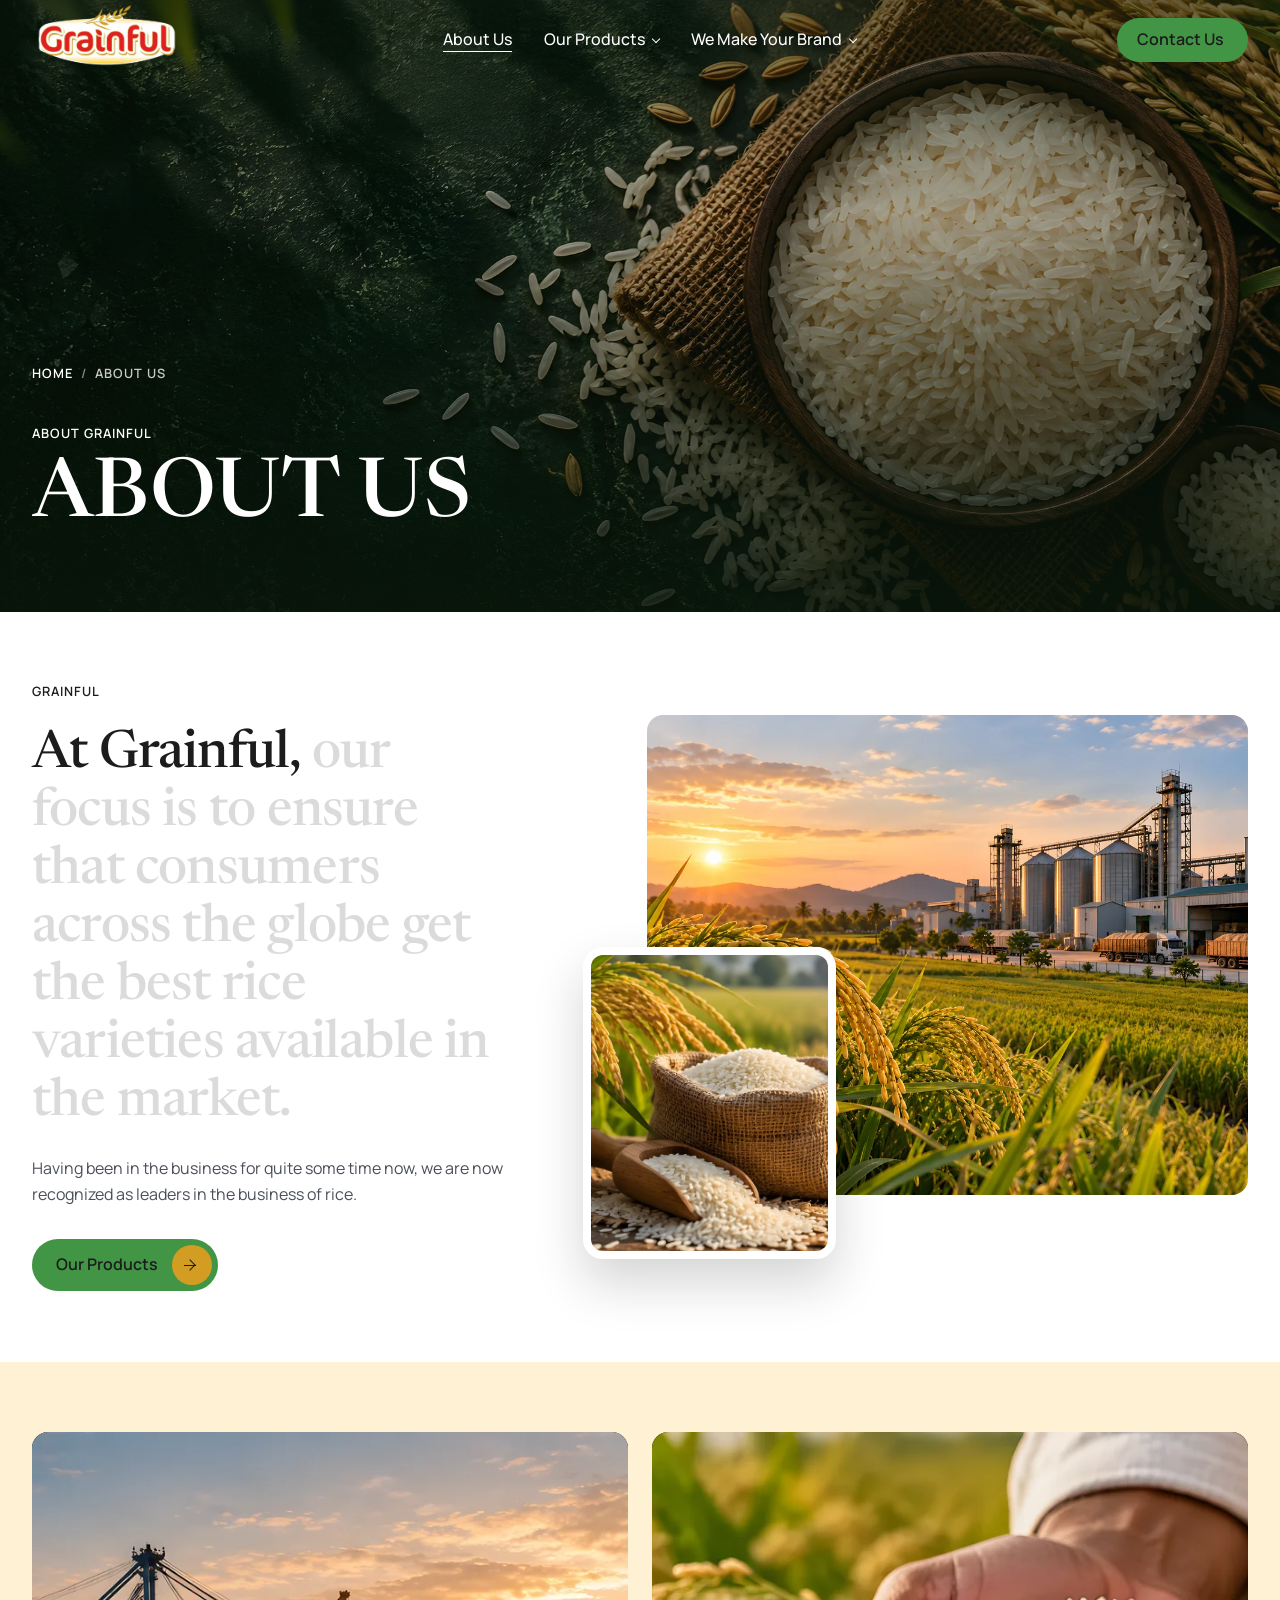
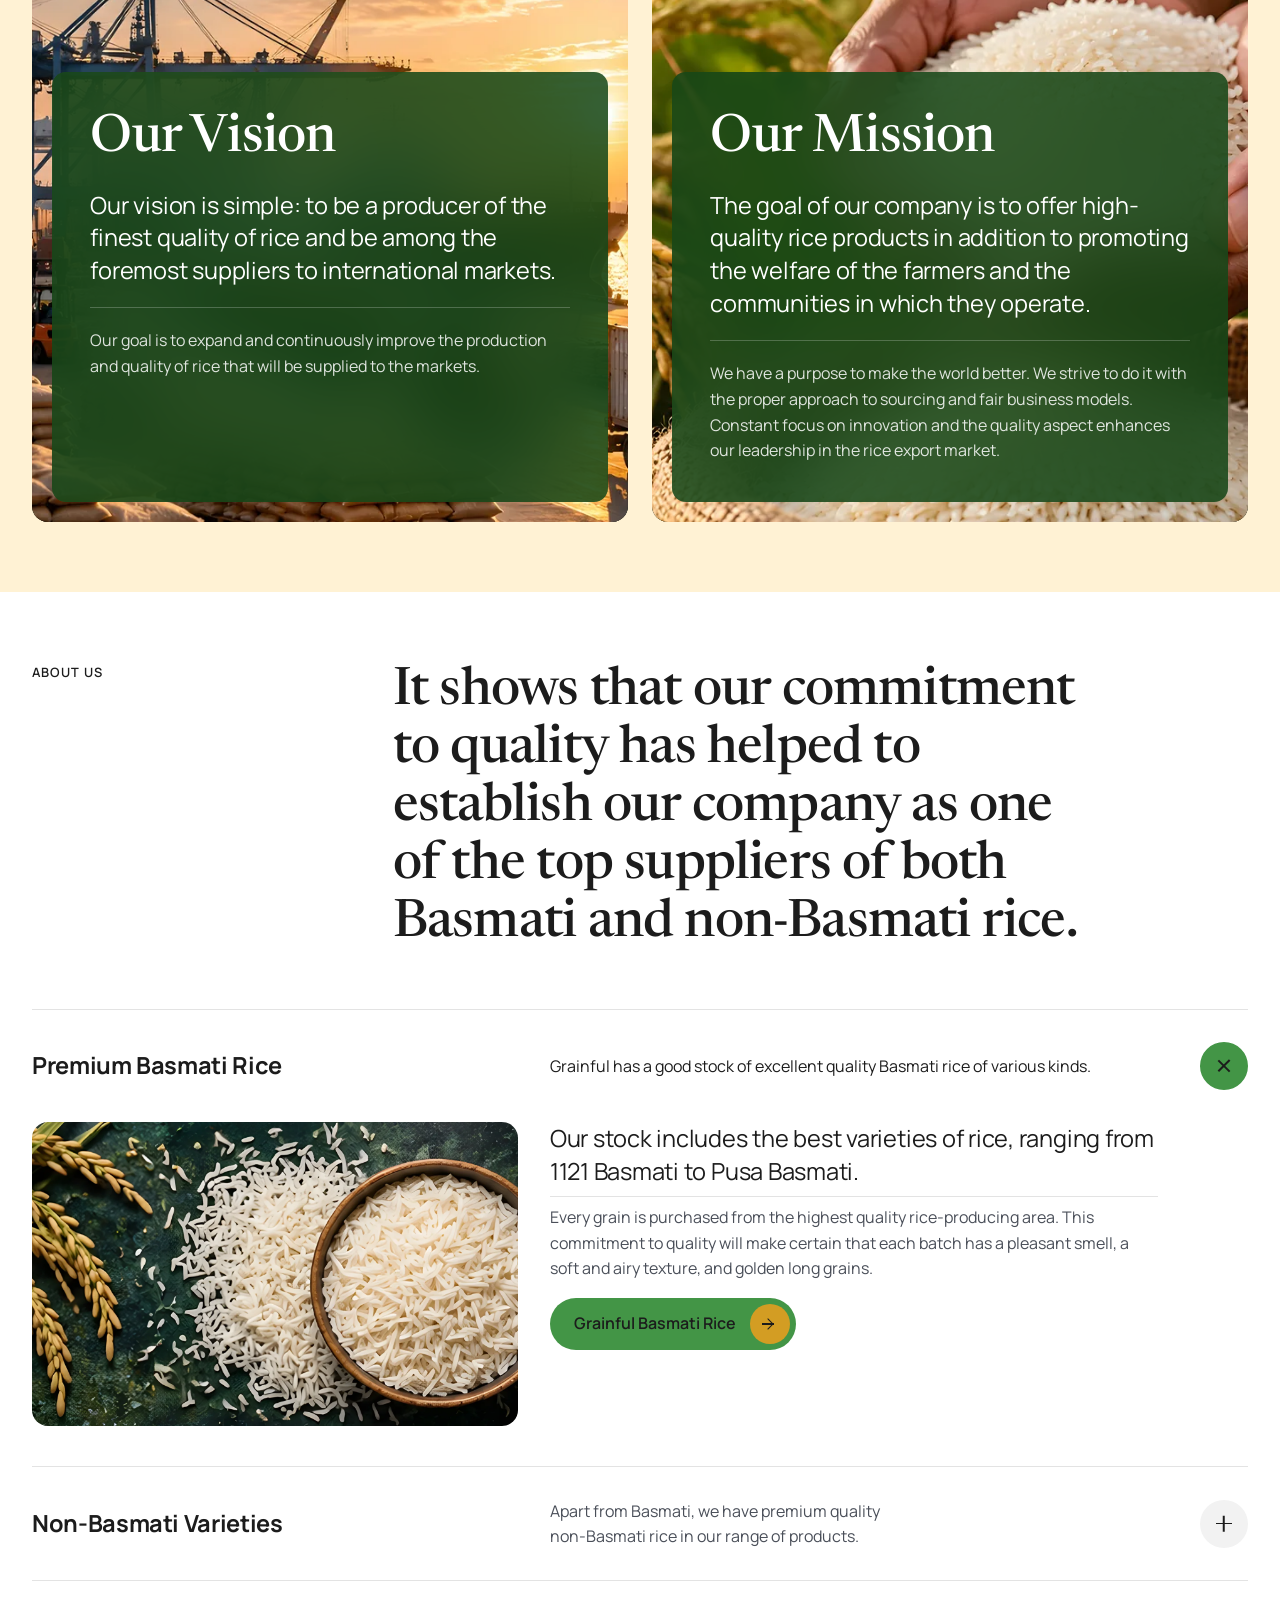
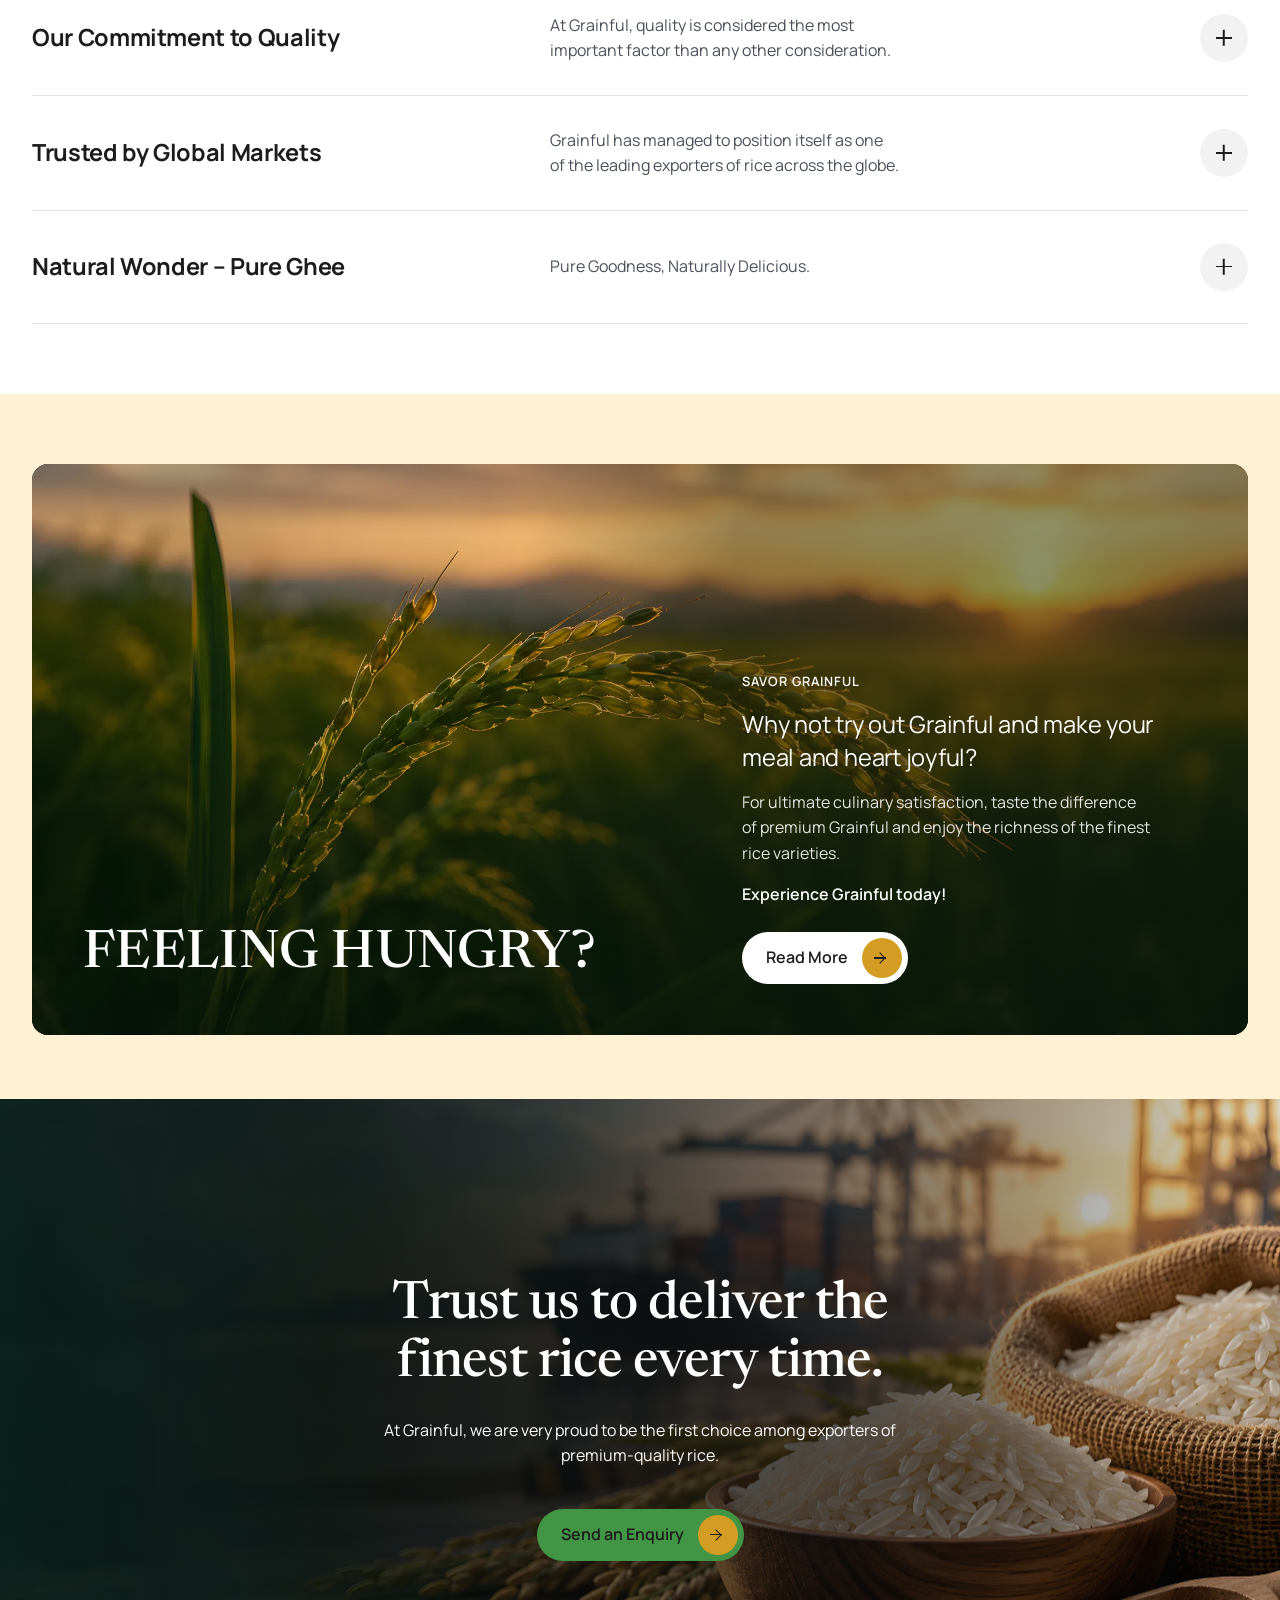
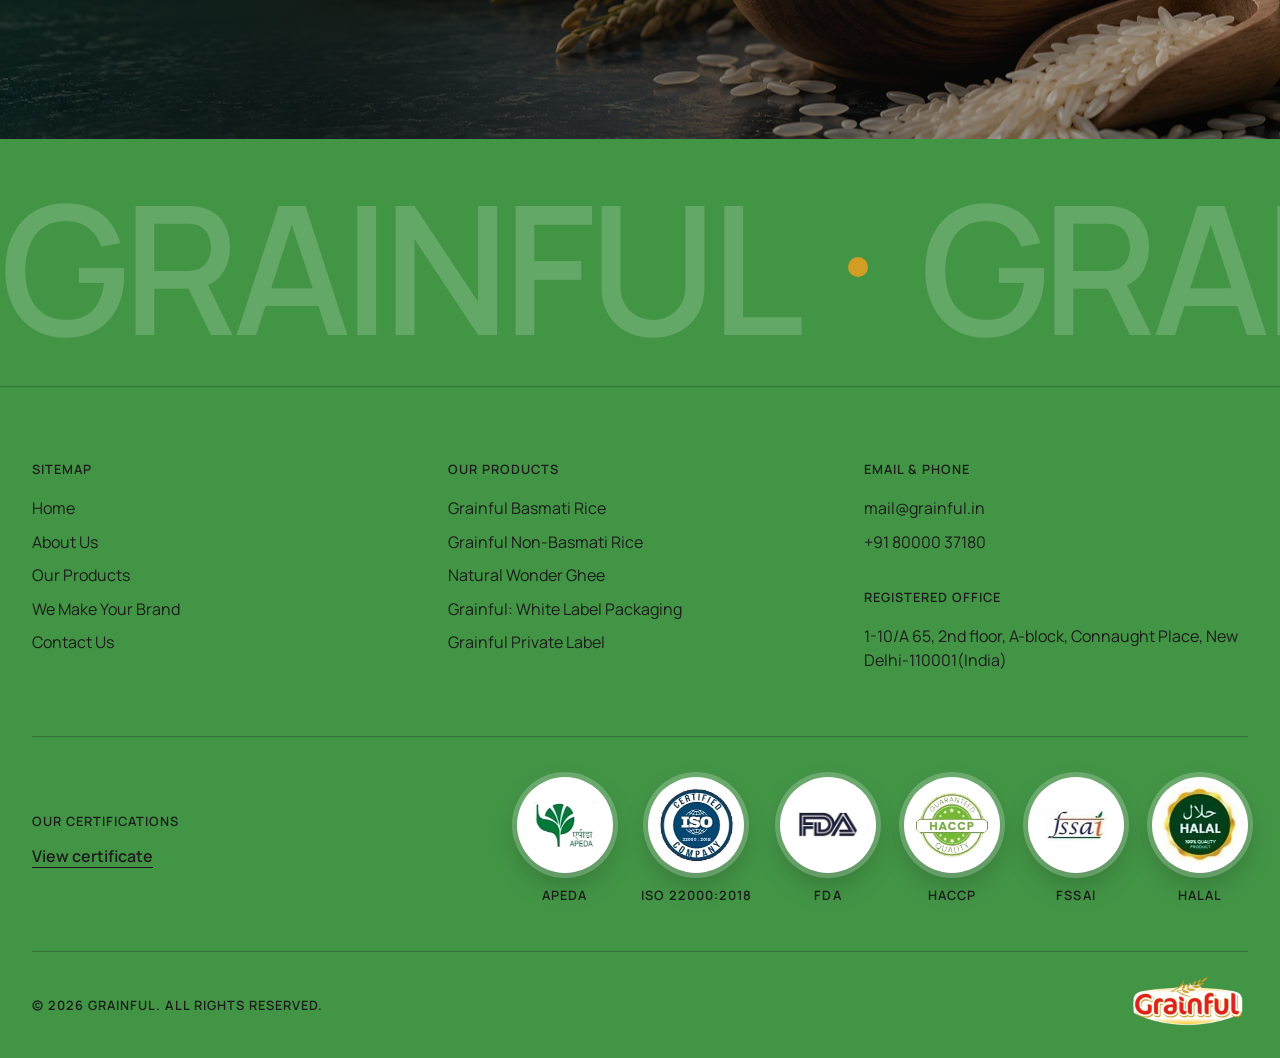
<file: about-us/index.html>
<!DOCTYPE html>
<html lang="en">
<head>
  <meta charset="UTF-8">
  <meta name="robots" content="noindex, nofollow">
  <meta name="viewport" content="width=device-width, initial-scale=1">
  <title>About Us – Grainful</title>
  <meta name="description" content="At Grainful, our focus is to ensure that consumers across the globe get the best rice varieties available in the market.">
  <link rel="canonical" href="../about-us/">
  <meta name="theme-color" content="#439546">
  <meta property="og:type" content="website">
  <meta property="og:site_name" content="Grainful">
  <meta property="og:title" content="About Us – Grainful">
  <meta property="og:description" content="At Grainful, our focus is to ensure that consumers across the globe get the best rice varieties available in the market.">
  <meta property="og:url" content="https://grainful.in/about-us/">
  <meta property="og:image" content="https://grainful.in/wp-content/uploads/2024/09/DC-D0002-JAN-DCC04-GRAINFUL-LOGO-06-01-2025.jpg">
  <link rel="icon" href="../assets/img/grainful-logo-360.webp">
  <link rel="preload" as="font" type="font/woff2" href="../assets/fonts/Manrope-Variable.woff2" crossorigin>
  <link rel="preload" as="font" type="font/woff2" href="../assets/fonts/Newsreader-Variable.woff2" crossorigin>
  <link rel="preload" as="image" href="../assets/img/pages/about-hero.webp" imagesrcset="../assets/img/pages/about-hero-1200.webp 1200w, ../assets/img/pages/about-hero.webp 2560w" imagesizes="100vw">
  <link rel="stylesheet" href="../assets/css/styles.css?v=411ceaeb48">
</head>
<body>
  <a class="skip" href="#main">Skip to content</a>

  <!-- Header (Himon): logo left, links centre (Our Products and We Make Your Brand open their pages on hover / focus),
       one button right; transparent over the top photo, white once scrolled -->
  <header class="hdr" data-hdr>
    <div class="wrap hdr-in">
      <a class="hdr-logo" href="../"><img src="../assets/img/grainful-logo-360.webp" srcset="../assets/img/grainful-logo-360.webp 360w, ../assets/img/grainful-logo.webp 721w" sizes="150px" alt="Grainful" width="360" height="173"></a>
      <nav class="nav" id="nav" aria-label="Main">
        <ul class="nav-list" role="list">
          <li><a href="../about-us/" aria-current="page">About Us</a></li>
          <li class="has-sub"><a href="../our-products/">Our Products</a>
            <div class="nav-sub"><ul class="nav-sub-in" role="list"><li><a href="../grainful-basmati-rice/">Grainful Basmati Rice</a></li><li><a href="../grainful-non-basmati-rice/">Grainful Non-Basmati Rice</a></li><li><a href="../natural-wonder-ghee/">Natural Wonder Ghee</a></li></ul></div>
          </li>
          <li class="has-sub"><a href="../we-make-your-brand/">We Make Your Brand</a>
            <div class="nav-sub"><ul class="nav-sub-in" role="list"><li><a href="../grainful-white-label-packaging/">Grainful: White Label Packaging</a></li><li><a href="../grainful-private-label/">Grainful Private Label</a></li></ul></div>
          </li>
          <li class="nav-cta-m"><a href="../contact-us/">Contact Us</a></li>
        </ul>
      </nav>
      <a class="btn btn--sm hdr-cta" href="../contact-us/"><span>Contact Us</span></a>
      <button class="burger" type="button" aria-expanded="false" aria-controls="nav" data-burger><span class="sr-only">Menu</span><span class="burger-lines" aria-hidden="true"></span></button>
    </div>
  </header>

  <main id="main" class="inner">
    <!-- Page head (as the home page's hero): grainful.in's banner photo settling under the green shade, the trail of
         pages, the mono label and the title rising line by line -->
    <section class="pg-hero pg-hero--v2">
      <img class="pg-hero-img pg-hero-img--about" src="../assets/img/pages/about-hero.webp" srcset="../assets/img/pages/about-hero-1200.webp 1200w, ../assets/img/pages/about-hero.webp 2560w" sizes="100vw" alt="" width="2560" height="943" fetchpriority="high">
      <div class="wrap pg-hero-in">
        <nav class="crumbs" aria-label="Breadcrumb"><ol role="list"><li><a href="../">Home</a></li><li><span aria-current="page">About Us</span></li></ol></nav>
        <div class="rv-mask pg-hero-label"><p class="label" data-reveal="mask">About Grainful</p></div>
        <h1 class="pg-title"><span class="rv-mask pg-tl"><span data-reveal="mask">About Us</span></span></h1>
      </div>
    </section>

    <!-- Who we are (built as the home page's About): the statement filling in word by word as it scrolls up, the line
         after it and the way on, beside a photo pair — the fields and the mill, a farmer in his field framed over its corner -->
    <section class="pg-sec who" aria-labelledby="ab-intro">
      <div class="wrap who-in">
        <div class="who-txt">
          <div class="rv-mask"><p class="label" data-reveal="mask">Grainful</p></div>
          <h2 id="ab-intro" class="pg-fill who-h" data-fill><span class="fw">At</span> <span class="fw">Grainful,</span> <span class="fw">our</span> <span class="fw">focus</span> <span class="fw">is</span> <span class="fw">to</span> <span class="fw">ensure</span> <span class="fw">that</span> <span class="fw">consumers</span> <span class="fw">across</span> <span class="fw">the</span> <span class="fw">globe</span> <span class="fw">get</span> <span class="fw">the</span> <span class="fw">best</span> <span class="fw">rice</span> <span class="fw">varieties</span> <span class="fw">available</span> <span class="fw">in</span> <span class="fw">the</span> <span class="fw">market.</span></h2>
          <p class="who-p" data-reveal>Having been in the business for quite some time now, we are now recognized as leaders in the business of rice.</p>
          <div data-reveal><a class="btn" href="../our-products/"><span>Our Products</span><i class="btn-arrow" aria-hidden="true"></i></a></div>
        </div>
        <div class="who-pics">
          <figure class="who-main" data-reveal="rise"><img src="../assets/img/pages/about-mill-field.webp" srcset="../assets/img/pages/about-mill-field-1200.webp 1200w, ../assets/img/pages/about-mill-field.webp 2400w" sizes="(max-width: 860px) 100vw, 45vw" alt="Ripe rice in a paddy field at sunset, with a rice mill, silos and loaded trucks behind it" width="2400" height="1600" loading="lazy"></figure>
          <figure class="who-small" data-reveal="rise"><img src="../assets/img/pages/about-sack.webp" srcset="../assets/img/pages/about-sack-600.webp 600w, ../assets/img/pages/about-sack.webp 1000w" sizes="(max-width: 860px) 42vw, 18vw" alt="A jute sack of white rice and a wooden scoop spilling rice, with rice ears and a field behind" width="1000" height="1087" loading="lazy"></figure>
        </div>
      </div>
    </section>

    <!-- Our aim: vision and mission as two tall photo cards, each statement on a frosted deep-green panel (the home
         page's About cards) — the port for international markets, hands holding rice for the farmers and communities -->
    <section class="pg-sec pg-sec--cream" aria-label="Our vision and mission">
      <div class="wrap">
        <ul class="aim2" role="list">
          <li class="aim2-card" data-reveal="rise">
            <img class="aim2-img" srcset="../assets/img/pages/about-vision-port-900.webp 900w, ../assets/img/pages/about-vision-port.webp 1800w" sizes="(max-width: 860px) 100vw, 45vw" src="../assets/img/pages/about-vision-port.webp" alt="A rice port at sunset: cranes, a cargo ship, containers on trucks and stacked rice sacks being moved by forklifts" width="1800" height="1556" loading="lazy">
            <div class="aim2-glass">
              <div class="rv-mask"><h2 class="aim2-h" data-reveal="mask">Our Vision</h2></div>
              <p class="aim2-lead">Our vision is simple: to be a producer of the finest quality of rice and be among the foremost suppliers to international markets.</p>
              <p class="aim2-p">Our goal is to expand and continuously improve the production and quality of rice that will be supplied to the markets.</p>
            </div>
          </li>
          <li class="aim2-card" data-reveal="rise">
            <img class="aim2-img" srcset="../assets/img/pages/about-mission-hands-900.webp 900w, ../assets/img/pages/about-mission-hands.webp 1800w" sizes="(max-width: 860px) 100vw, 45vw" src="../assets/img/pages/about-mission-hands.webp" alt="A farmer’s hands holding white rice over a jute sack, with ripe rice ears behind" width="1800" height="1578" loading="lazy">
            <div class="aim2-glass">
              <div class="rv-mask"><h2 class="aim2-h" data-reveal="mask">Our Mission</h2></div>
              <p class="aim2-lead">The goal of our company is to offer high-quality rice products in addition to promoting the welfare of the farmers and the communities in which they operate.</p>
              <p class="aim2-p">We have a purpose to make the world better. We strive to do it with the proper approach to sourcing and fair business models. Constant focus on innovation and the quality aspect enhances our leadership in the rice export market.</p>
            </div>
          </li>
        </ul>
      </div>
    </section>

    <!-- What we offer and why we are trusted: a list; each row opens to its photo and the full story -->
    <section class="pg-sec" aria-labelledby="ab-pillars">
      <div class="wrap">
        <div class="split pg-split-gap">
          <div class="rv-mask"><p class="label" data-reveal="mask">About Us</p></div>
          <div class="rv-mask"><h2 id="ab-pillars" class="pg-stmt" data-reveal="mask">It shows that our commitment to quality has helped to establish our company as one of the top suppliers of both Basmati and non-Basmati rice.</h2></div>
        </div>
        <ul class="acc" role="list">
          <li class="acc-item is-open" data-acc-item data-reveal>
            <h3 class="acc-h"><button class="acc-btn" type="button" aria-expanded="true" aria-controls="acc-0" data-acc-btn><span class="acc-t">Premium Basmati Rice</span><span class="acc-lead">Grainful has a good stock of excellent quality Basmati rice of various kinds.</span><span class="acc-plus" aria-hidden="true"></span></button></h3>
            <div class="acc-more" id="acc-0"><div class="acc-in"><div class="acc-grid">
              <figure class="acc-img"><img src="../assets/img/pages/acc-basmati.webp" alt="Long-grain basmati rice in a wooden bowl and spilled across dark green stone, with rice ears" width="1600" height="968" loading="lazy"></figure>
              <div class="acc-txt">
                <p class="acc-big">Our stock includes the best varieties of rice, ranging from 1121 Basmati to Pusa Basmati.</p>
                <p class="acc-p">Every grain is purchased from the highest quality rice-producing area. This commitment to quality will make certain that each batch has a pleasant smell, a soft and airy texture, and golden long grains.</p>
                <div><a class="btn" href="../grainful-basmati-rice/"><span>Grainful Basmati Rice</span><i class="btn-arrow" aria-hidden="true"></i></a></div>
              </div>
            </div></div></div>
          </li>
          <li class="acc-item" data-acc-item data-reveal>
            <h3 class="acc-h"><button class="acc-btn" type="button" aria-expanded="false" aria-controls="acc-1" data-acc-btn><span class="acc-t">Non-Basmati Varieties</span><span class="acc-lead">Apart from Basmati, we have premium quality non-Basmati rice in our range of products.</span><span class="acc-plus" aria-hidden="true"></span></button></h3>
            <div class="acc-more" id="acc-1"><div class="acc-in"><div class="acc-grid">
              <figure class="acc-img"><img src="../assets/img/pages/acc-varieties.webp" alt="Bowls of white, red, short-grain and parboiled rice on a wooden board" width="1600" height="968" loading="lazy"></figure>
              <div class="acc-txt">
                <p class="acc-big">These varieties come from the most productive lands of India.</p>
                <p class="acc-p">Whether the rice is required for consumption on a daily basis or on a festive occasion, we have products that fit the need. With Grainful customers find that they can enjoy superior quality rice that can be prepared in different ways to suit the consumer’s taste buds.</p>
                <div><a class="btn" href="../grainful-non-basmati-rice/"><span>Grainful Non-Basmati Rice</span><i class="btn-arrow" aria-hidden="true"></i></a></div>
              </div>
            </div></div></div>
          </li>
          <li class="acc-item" data-acc-item data-reveal>
            <h3 class="acc-h"><button class="acc-btn" type="button" aria-expanded="false" aria-controls="acc-2" data-acc-btn><span class="acc-t">Our Commitment to Quality</span><span class="acc-lead">At Grainful, quality is considered the most important factor than any other consideration.</span><span class="acc-plus" aria-hidden="true"></span></button></h3>
            <div class="acc-more" id="acc-2"><div class="acc-in"><div class="acc-grid">
              <figure class="acc-img"><img src="../assets/img/pages/acc-quality.webp" alt="Rice passing under lit inspection units on a sorting line" width="1600" height="968" loading="lazy"></figure>
              <div class="acc-txt">
                <p class="acc-big">We incorporate modern technology in farming while embracing conventional practices of farming.</p>
                <p class="acc-p">This means that every grain that is processed is GMO-free and rich in its natural nutritional value. From the fields to your kitchen, we make sure our rice meets the highest standards.</p>
              </div>
            </div></div></div>
          </li>
          <li class="acc-item" data-acc-item data-reveal>
            <h3 class="acc-h"><button class="acc-btn" type="button" aria-expanded="false" aria-controls="acc-3" data-acc-btn><span class="acc-t">Trusted by Global Markets</span><span class="acc-lead">Grainful has managed to position itself as one of the leading exporters of rice across the globe.</span><span class="acc-plus" aria-hidden="true"></span></button></h3>
            <div class="acc-more" id="acc-3"><div class="acc-in"><div class="acc-grid">
              <figure class="acc-img"><img src="../assets/img/pages/acc-markets.webp" alt="A forklift loading sacks of rice beside a container ship at a port" width="1600" height="968" loading="lazy"></figure>
              <div class="acc-txt">
                <p class="acc-big">Some of our products are consumed by consumers from many countries all over the world.</p>
                <p class="acc-p">Our customers trust us because we have maintained high-quality rice that is consistent with their expectations. Every shipment is a manifestation of our commitment to quality.</p>
              </div>
            </div></div></div>
          </li>
          <li class="acc-item" data-acc-item data-reveal>
            <h3 class="acc-h"><button class="acc-btn" type="button" aria-expanded="false" aria-controls="acc-4" data-acc-btn><span class="acc-t">Natural Wonder – Pure Ghee</span><span class="acc-lead">Pure Goodness, Naturally Delicious.</span><span class="acc-plus" aria-hidden="true"></span></button></h3>
            <div class="acc-more" id="acc-4"><div class="acc-in"><div class="acc-grid">
              <figure class="acc-img"><img src="../assets/img/pages/acc-ghee.webp" alt="Golden ghee pouring from a wooden spoon into a glass jar beside a brass pot" width="1600" height="968" loading="lazy"></figure>
              <div class="acc-txt">
                <p class="acc-big">Experience the rich aroma, authentic taste, and golden goodness of Natural Wonder Ghee.</p>
                <p class="acc-p">Perfect for everyday cooking, traditional Indian dishes, and adding a delicious finishing touch to your meals. From soft rotis to homemade sweets, bring a touch of richness and tradition to every bite.</p>
                <p class="acc-list-h">Why Choose Natural Wonder Ghee?</p>
                <ul class="ticks acc-ticks" role="list">
                  <li><svg class="tick" viewBox="0 0 24 24" aria-hidden="true" focusable="false"><circle cx="12" cy="12" r="12"/><path d="M7 12.5l3.2 3.2L17 9"/></svg><span>Rich, authentic flavour</span></li>
                  <li><svg class="tick" viewBox="0 0 24 24" aria-hidden="true" focusable="false"><circle cx="12" cy="12" r="12"/><path d="M7 12.5l3.2 3.2L17 9"/></svg><span>Delicious aroma and smooth texture</span></li>
                  <li><svg class="tick" viewBox="0 0 24 24" aria-hidden="true" focusable="false"><circle cx="12" cy="12" r="12"/><path d="M7 12.5l3.2 3.2L17 9"/></svg><span>Perfect for cooking, frying, and traditional sweets</span></li>
                  <li><svg class="tick" viewBox="0 0 24 24" aria-hidden="true" focusable="false"><circle cx="12" cy="12" r="12"/><path d="M7 12.5l3.2 3.2L17 9"/></svg><span>A versatile addition to your everyday meals</span></li>
                </ul>
                <p class="acc-tag">Natural Wonder Ghee – A Golden Touch to Every Meal.</p>
                <div><a class="btn" href="../natural-wonder-ghee/"><span>Natural Wonder Ghee</span><i class="btn-arrow" aria-hidden="true"></i></a></div>
              </div>
            </div></div></div>
          </li>
        </ul>
      </div>
    </section>

    <!-- Savor Grainful, built as the home page's hero: a photo panel under the hero's green shade (the photo settling from
         112%), the question in the hero's headline type at the foot on the left, the label, invitation and button on the
         right (columns 9–12) -->
    <section class="pg-sec pg-sec--cream savor2-sec" aria-labelledby="ab-savor">
      <div class="wrap">
        <div class="savor2" data-reveal="rise">
          <img class="savor2-img" src="../assets/img/pages/about-savor-v2.webp" srcset="../assets/img/pages/about-savor-v2-1200.webp 1200w, ../assets/img/pages/about-savor-v2.webp 2560w" sizes="100vw" alt="A ripening rice ear in a paddy field at sunset" width="2560" height="966" loading="lazy">
          <div class="savor2-in">
            <div class="rv-mask savor2-hm"><h2 id="ab-savor" class="savor2-h" data-reveal="mask">Feeling hungry?</h2></div>
            <div class="savor2-side">
              <p class="label savor2-label" data-reveal>Savor Grainful</p>
              <p class="savor2-lead" data-reveal>Why not try out Grainful and make your meal and heart joyful?</p>
              <p class="savor2-p" data-reveal>For ultimate culinary satisfaction, taste the difference of premium Grainful and enjoy the richness of the finest rice varieties.</p>
              <p class="savor2-strong" data-reveal>Experience Grainful today!</p>
              <div data-reveal><a class="btn btn--light" href="../we-make-your-brand/"><span>Read More</span><i class="btn-arrow" aria-hidden="true"></i></a></div>
            </div>
          </div>
        </div>
      </div>
    </section>

  </main>

  <!-- Closing call to action + footer (Himon): photo band with a centred line and button, then the green footer with the
       site map and contact details, and the name set very large at the foot -->
  <section class="cta cta--port" aria-labelledby="cta-title">
    <img class="cta-img" src="../assets/img/cta-port.webp" srcset="../assets/img/cta-port-800.webp 800w, ../assets/img/cta-port.webp 2560w" sizes="100vw" alt="" width="2560" height="1441" loading="lazy">
    <div class="wrap cta-in" data-reveal>
      <h2 id="cta-title" class="cta-title">Trust us to deliver the finest rice every time.</h2>
      <p class="cta-text">At Grainful, we are very proud to be the first choice among exporters of premium-quality rice.</p>
      <a class="btn" href="../contact-us/"><span>Send an Enquiry</span><i class="btn-arrow" aria-hidden="true"></i></a>
    </div>
  </section>

  <footer class="ftr">
    <!-- the name set very large, sliding left without end (two identical halves; stops with reduced motion) -->
    <div class="ftr-mega" aria-hidden="true"><div class="ftr-mega-track"><span class="ftr-word">GRAINFUL</span><i class="ftr-dot"></i><span class="ftr-word">GRAINFUL</span><i class="ftr-dot"></i><span class="ftr-word">GRAINFUL</span><i class="ftr-dot"></i><span class="ftr-word">GRAINFUL</span><i class="ftr-dot"></i><span class="ftr-word">GRAINFUL</span><i class="ftr-dot"></i><span class="ftr-word">GRAINFUL</span><i class="ftr-dot"></i></div></div>
    <div class="wrap">
      <div class="ftr-grid">
        <div>
          <h2 class="flabel">Sitemap</h2>
          <ul class="flist" role="list">
            <li><a href="../">Home</a></li>
            <li><a href="../about-us/">About Us</a></li>
            <li><a href="../our-products/">Our Products</a></li>
            <li><a href="../we-make-your-brand/">We Make Your Brand</a></li>
            <li><a href="../contact-us/">Contact Us</a></li>
          </ul>
        </div>
        <div>
          <h2 class="flabel">Our Products</h2>
          <ul class="flist" role="list">
            <li><a href="../grainful-basmati-rice/">Grainful Basmati Rice</a></li>
            <li><a href="../grainful-non-basmati-rice/">Grainful Non-Basmati Rice</a></li>
            <li><a href="../natural-wonder-ghee/">Natural Wonder Ghee</a></li>
            <li><a href="../grainful-white-label-packaging/">Grainful: White Label Packaging</a></li>
            <li><a href="../grainful-private-label/">Grainful Private Label</a></li>
          </ul>
        </div>
        <div>
          <h2 class="flabel">Email &amp; Phone</h2>
          <ul class="flist" role="list">
            <li><a href="mailto:mail@grainful.in">mail@grainful.in</a></li>
            <li><a href="tel:+918000037180">+91 80000 37180</a></li>
          </ul>
          <h2 class="flabel flabel--gap">Registered Office</h2>
          <address>1-10/A 65, 2nd floor, A-block, Connaught Place, New Delhi-110001(India)</address>
        </div>
      </div>
      <!-- Our certifications: the six badges from grainful.in's certificate, each on a white medallion of the same size
           with its name beneath; the link opens the full certificate -->
      <div class="ftr-certs">
        <div class="ftr-certs-head">
          <h2 class="flabel">Our Certifications</h2>
          <a class="ftr-certs-link" href="../assets/img/pages/certificate.webp" target="_blank" rel="noopener">View certificate<span class="sr-only"> (opens in a new tab)</span></a>
        </div>
        <ul class="seals" role="list">
          <li class="seal seal--mark"><span class="seal-disc"><img src="../assets/img/certs/apeda.webp" alt="" width="208" height="162" loading="lazy"></span><span class="seal-name">APEDA</span></li>
          <li class="seal"><span class="seal-disc"><img src="../assets/img/certs/iso.webp" alt="" width="284" height="282" loading="lazy"></span><span class="seal-name">ISO 22000:2018</span></li>
          <li class="seal seal--mark"><span class="seal-disc"><img src="../assets/img/certs/fda.webp" alt="" width="266" height="116" loading="lazy"></span><span class="seal-name">FDA</span></li>
          <li class="seal"><span class="seal-disc"><img src="../assets/img/certs/haccp.webp" alt="" width="296" height="256" loading="lazy"></span><span class="seal-name">HACCP</span></li>
          <li class="seal seal--mark"><span class="seal-disc"><img src="../assets/img/certs/fssai.webp" alt="" width="192" height="100" loading="lazy"></span><span class="seal-name">FSSAI</span></li>
          <li class="seal"><span class="seal-disc"><img src="../assets/img/certs/halal.webp" alt="" width="212" height="214" loading="lazy"></span><span class="seal-name">Halal</span></li>
        </ul>
      </div>
      <div class="ftr-bottom">
        <p>© <span data-year>2026</span> Grainful. All Rights Reserved.</p>
        <a class="ftr-logo" href="../"><img src="../assets/img/grainful-logo-360.webp" alt="Grainful home" width="360" height="173" loading="lazy"></a>
      </div>
    </div>
  </footer>

  <script src="../assets/js/main.js?v=20546c6482" defer></script>
</body>
</html>
</file>
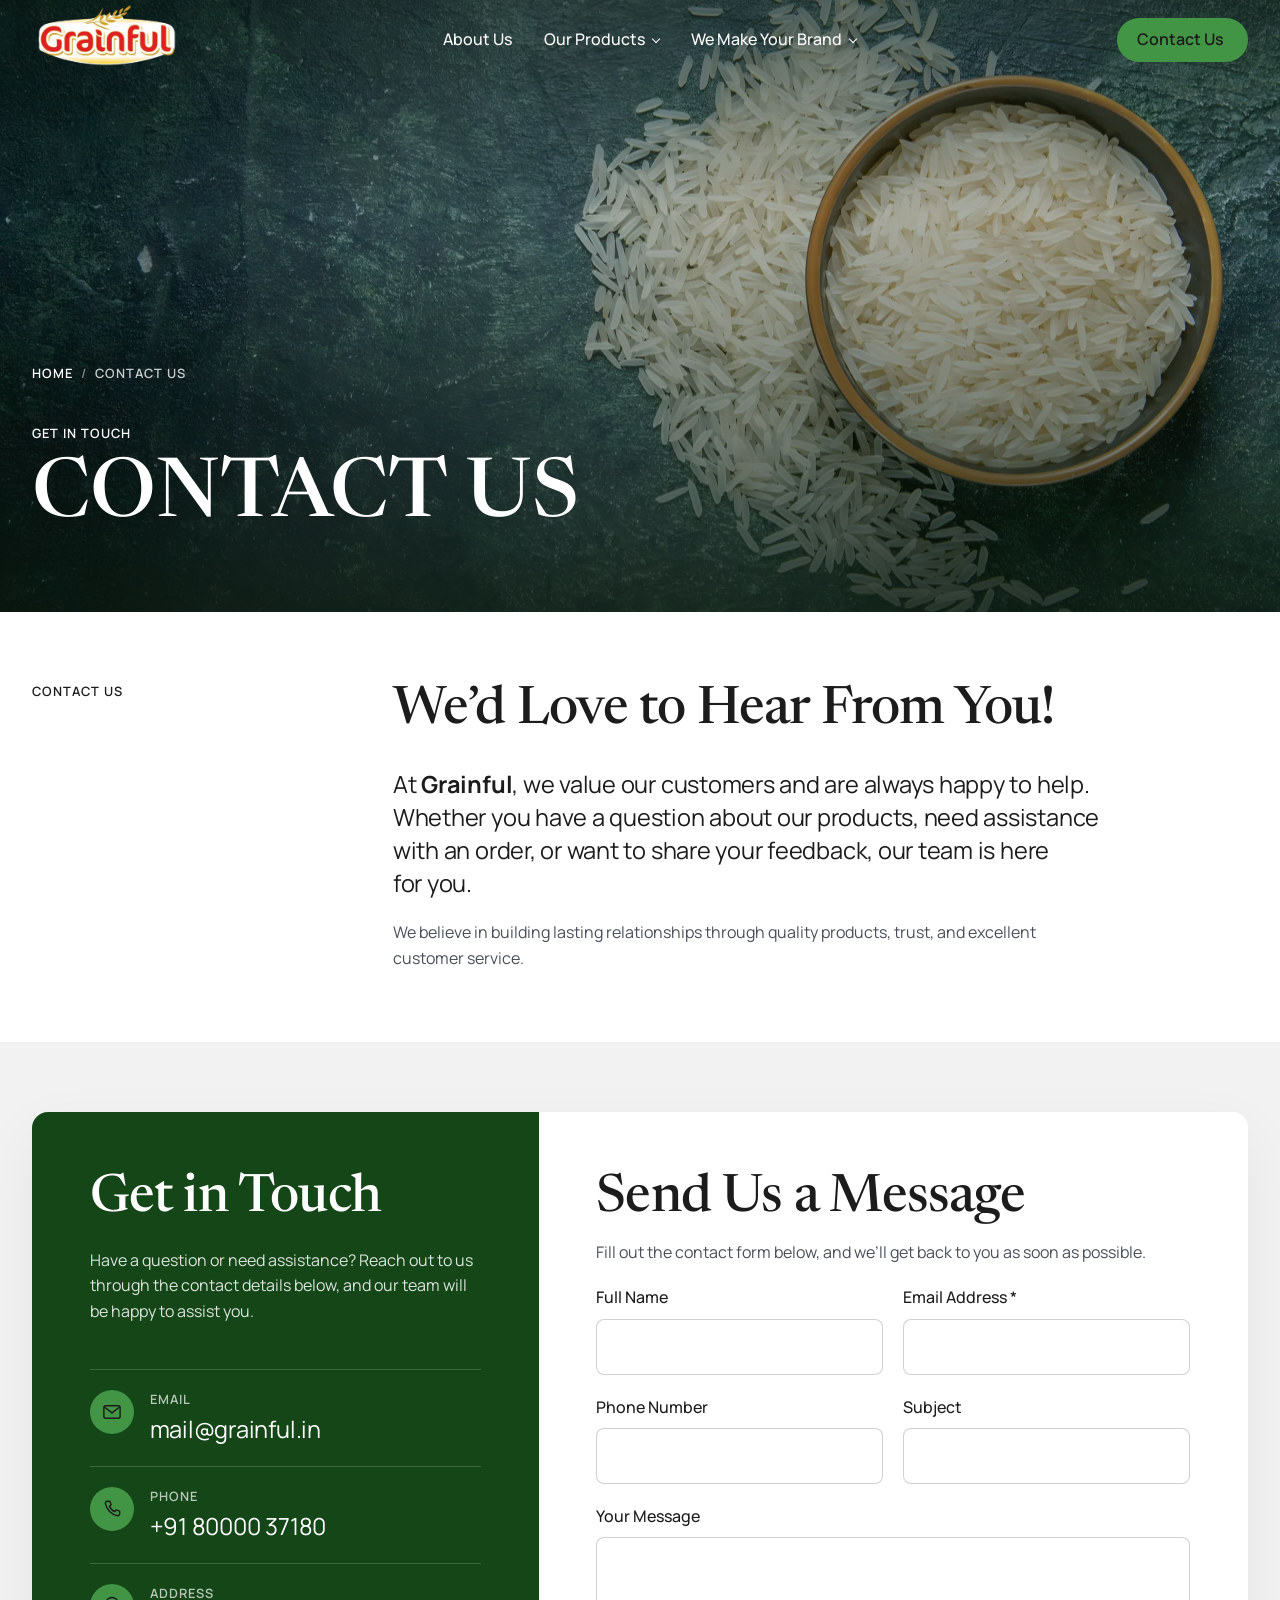
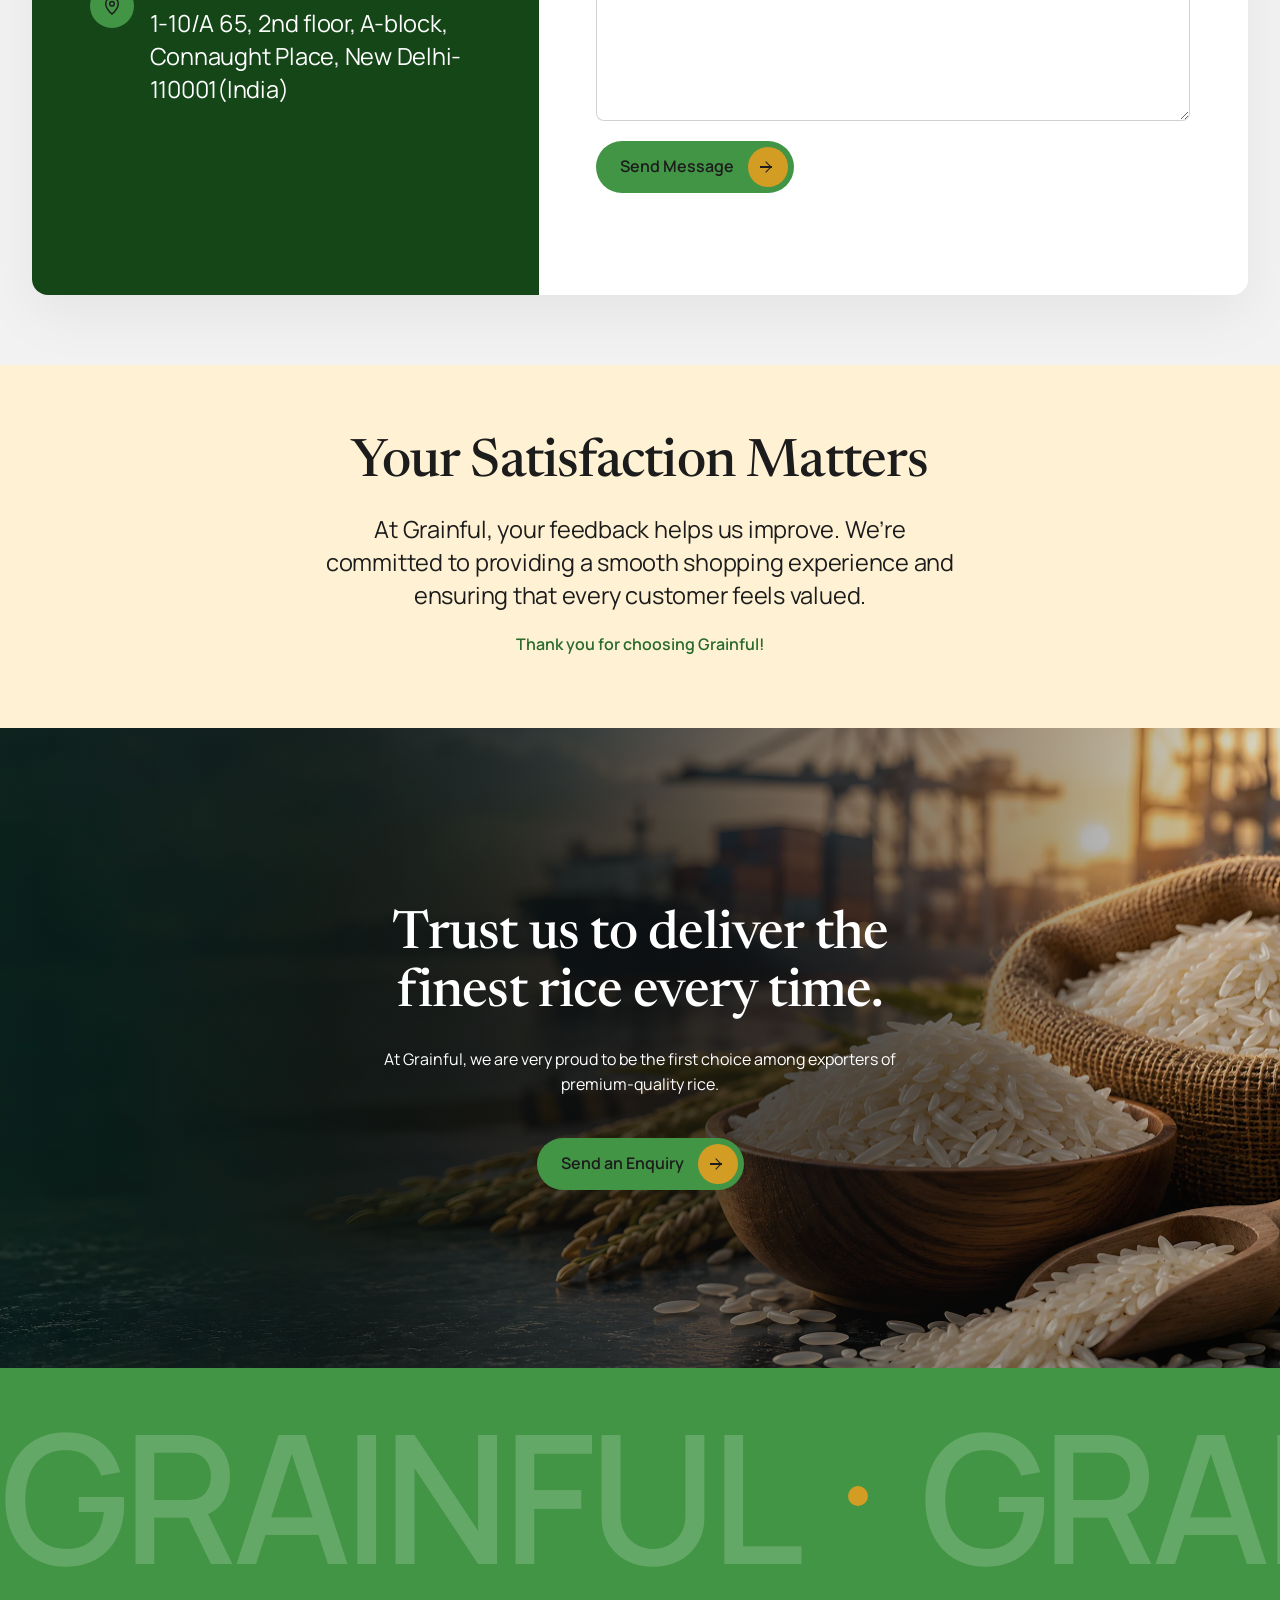
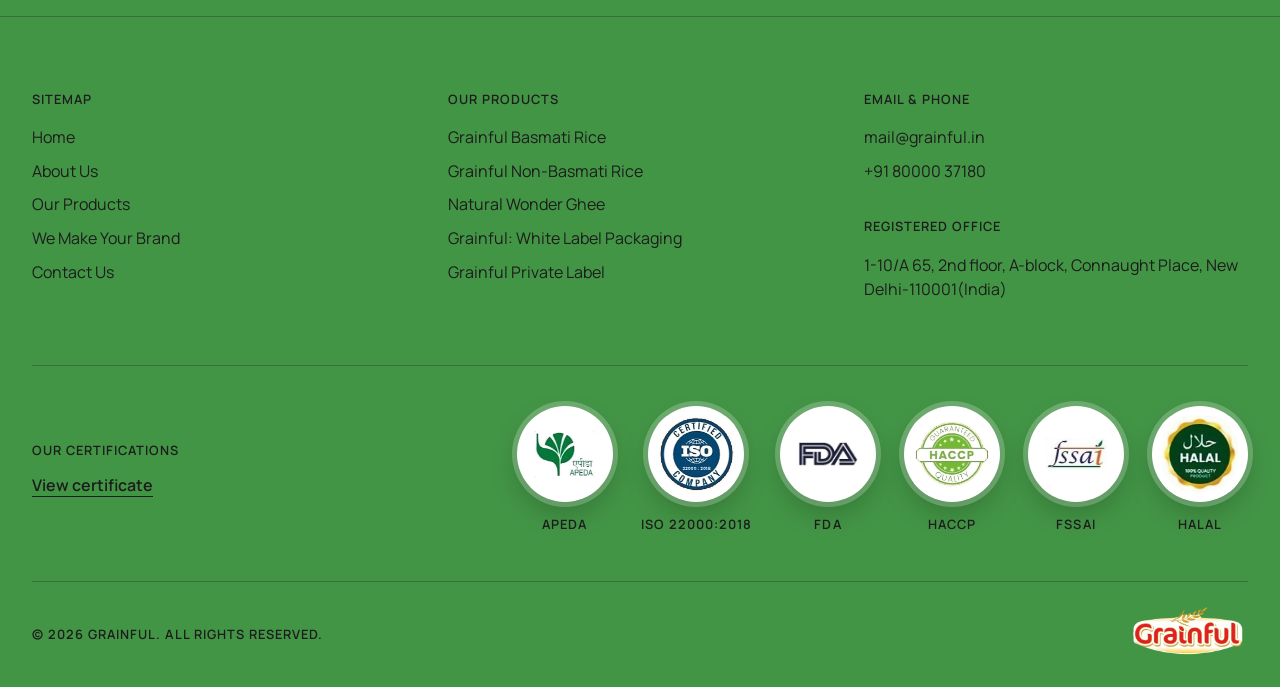
<file: contact-us/index.html>
<!DOCTYPE html>
<html lang="en">
<head>
  <meta charset="UTF-8">
  <meta name="robots" content="noindex, nofollow">
  <meta name="viewport" content="width=device-width, initial-scale=1">
  <title>Contact Us – Grainful</title>
  <meta name="description" content="Contact Grainful: +91 80000 37180, mail@grainful.in, 1-10/A 65, 2nd floor, A-block, Connaught Place, New Delhi-110001 (India).">
  <link rel="canonical" href="../contact-us/">
  <meta name="theme-color" content="#439546">
  <meta property="og:type" content="website">
  <meta property="og:site_name" content="Grainful">
  <meta property="og:title" content="Contact Us – Grainful">
  <meta property="og:description" content="Contact Grainful: +91 80000 37180, mail@grainful.in, 1-10/A 65, 2nd floor, A-block, Connaught Place, New Delhi-110001 (India).">
  <meta property="og:url" content="https://grainful.in/contact-us/">
  <meta property="og:image" content="https://grainful.in/wp-content/uploads/2024/09/DC-D0002-JAN-DCC04-GRAINFUL-LOGO-06-01-2025.jpg">
  <link rel="icon" href="../assets/img/grainful-logo-360.webp">
  <link rel="preload" as="font" type="font/woff2" href="../assets/fonts/Manrope-Variable.woff2" crossorigin>
  <link rel="preload" as="font" type="font/woff2" href="../assets/fonts/Newsreader-Variable.woff2" crossorigin>
  <link rel="preload" as="image" href="../assets/img/pages/page-banner.webp">
  <link rel="stylesheet" href="../assets/css/styles.css?v=411ceaeb48">
</head>
<body>
  <a class="skip" href="#main">Skip to content</a>

  <!-- Header (Himon): logo left, links centre (Our Products and We Make Your Brand open their pages on hover / focus),
       one button right; transparent over the top photo, white once scrolled -->
  <header class="hdr" data-hdr>
    <div class="wrap hdr-in">
      <a class="hdr-logo" href="../"><img src="../assets/img/grainful-logo-360.webp" srcset="../assets/img/grainful-logo-360.webp 360w, ../assets/img/grainful-logo.webp 721w" sizes="150px" alt="Grainful" width="360" height="173"></a>
      <nav class="nav" id="nav" aria-label="Main">
        <ul class="nav-list" role="list">
          <li><a href="../about-us/">About Us</a></li>
          <li class="has-sub"><a href="../our-products/">Our Products</a>
            <div class="nav-sub"><ul class="nav-sub-in" role="list"><li><a href="../grainful-basmati-rice/">Grainful Basmati Rice</a></li><li><a href="../grainful-non-basmati-rice/">Grainful Non-Basmati Rice</a></li><li><a href="../natural-wonder-ghee/">Natural Wonder Ghee</a></li></ul></div>
          </li>
          <li class="has-sub"><a href="../we-make-your-brand/">We Make Your Brand</a>
            <div class="nav-sub"><ul class="nav-sub-in" role="list"><li><a href="../grainful-white-label-packaging/">Grainful: White Label Packaging</a></li><li><a href="../grainful-private-label/">Grainful Private Label</a></li></ul></div>
          </li>
          <li class="nav-cta-m"><a href="../contact-us/" aria-current="page">Contact Us</a></li>
        </ul>
      </nav>
      <a class="btn btn--sm hdr-cta" href="../contact-us/"><span>Contact Us</span></a>
      <button class="burger" type="button" aria-expanded="false" aria-controls="nav" data-burger><span class="sr-only">Menu</span><span class="burger-lines" aria-hidden="true"></span></button>
    </div>
  </header>

  <main id="main" class="inner">
    <!-- Page head (as the home page's hero): grainful.in's banner photo settling under the green shade, the trail of
         pages, the mono label and the title rising line by line -->
    <section class="pg-hero pg-hero--v2">
      <img class="pg-hero-img" src="../assets/img/pages/page-banner.webp" alt="" width="1500" height="1000" fetchpriority="high">
      <div class="wrap pg-hero-in">
        <nav class="crumbs" aria-label="Breadcrumb"><ol role="list"><li><a href="../">Home</a></li><li><span aria-current="page">Contact Us</span></li></ol></nav>
        <div class="rv-mask pg-hero-label"><p class="label" data-reveal="mask">Get In Touch</p></div>
        <h1 class="pg-title"><span class="rv-mask pg-tl"><span data-reveal="mask">Contact Us</span></span></h1>
      </div>
    </section>

    <!-- The welcome: a statement beside the mono label, as the home page's sections -->
    <section class="pg-sec" aria-labelledby="ct-hello">
      <div class="wrap split">
        <div class="rv-mask"><p class="label" data-reveal="mask">Contact Us</p></div>
        <div class="op-intro-txt">
          <div class="rv-mask"><h2 id="ct-hello" class="pg-stmt pg-stmt--big" data-reveal="mask">We’d Love to Hear From You!</h2></div>
          <p class="op-lead" data-reveal>At <strong>Grainful</strong>, we value our customers and are always happy to help. Whether you have a question about our products, need assistance with an order, or want to share your feedback, our team is here for you.</p>
          <p class="pg-body" data-reveal>We believe in building lasting relationships through quality products, trust, and excellent customer service.</p>
        </div>
      </div>
    </section>

    <!-- Get in Touch (deep green: the details, each with its icon) and Send Us a Message (the form) as one card. The form
         opens the visitor's email app with the message filled in (mail@grainful.in): this static site has no server. -->
    <section class="pg-sec pg-sec--mist" aria-label="Get in Touch and Send Us a Message">
      <div class="wrap">
        <div class="ct5" data-reveal="rise">
          <div class="ct5-side">
            <div class="rv-mask"><h2 class="ct5-h" data-reveal="mask">Get in Touch</h2></div>
            <p class="ct5-intro">Have a question or need assistance? Reach out to us through the contact details below, and our team will be happy to assist you.</p>
            <ul class="ct5-list" role="list">
              <li><svg class="ct-ico" viewBox="0 0 24 24" aria-hidden="true" focusable="false"><rect x="3" y="5" width="18" height="14" rx="2"/><path d="M3.5 6.5l8.5 6.5 8.5-6.5"/></svg><div><p class="label">Email</p><a href="mailto:mail@grainful.in">mail@grainful.in</a></div></li>
              <li><svg class="ct-ico" viewBox="0 0 24 24" aria-hidden="true" focusable="false"><path d="M6.6 3.5h3l1.5 4-2 1.3a11 11 0 0 0 6.1 6.1l1.3-2 4 1.5v3a2 2 0 0 1-2.2 2A17 17 0 0 1 4.6 5.7a2 2 0 0 1 2-2.2z"/></svg><div><p class="label">Phone</p><a href="tel:+918000037180">+91 80000 37180</a></div></li>
              <li><svg class="ct-ico" viewBox="0 0 24 24" aria-hidden="true" focusable="false"><path d="M12 21s-7-6.2-7-11.5a7 7 0 0 1 14 0C19 14.8 12 21 12 21z"/><circle cx="12" cy="9.5" r="2.5"/></svg><div><p class="label">Address</p><address>1-10/A 65, 2nd floor, A-block, Connaught Place, New Delhi-110001(India)</address></div></li>
            </ul>
          </div>
          <form class="pg-form ct5-form" action="mailto:mail@grainful.in" method="post" enctype="text/plain" data-contact-form>
            <h2 class="ct5-form-h">Send Us a Message</h2>
            <p class="ct5-form-p">Fill out the contact form below, and we’ll get back to you as soon as possible.</p>
            <div class="ct5-fields">
              <div class="pg-field"><label for="cf-name">Full Name</label><input id="cf-name" name="name" type="text" autocomplete="name"></div>
              <div class="pg-field"><label for="cf-email">Email Address <span aria-hidden="true">*</span></label><input id="cf-email" name="email" type="email" autocomplete="email" required></div>
              <div class="pg-field"><label for="cf-phone">Phone Number</label><input id="cf-phone" name="phone" type="tel" autocomplete="tel"></div>
              <div class="pg-field"><label for="cf-subject">Subject</label><input id="cf-subject" name="subject" type="text"></div>
              <div class="pg-field ct5-field-wide"><label for="cf-msg">Your Message</label><textarea id="cf-msg" name="message" rows="6"></textarea></div>
            </div>
            <button class="btn" type="submit"><span>Send Message</span><i class="btn-arrow" aria-hidden="true"></i></button>
            <p class="pg-form-note" role="status" data-contact-status></p>
          </form>
        </div>
      </div>
    </section>

    <!-- Your Satisfaction Matters: the closing word on cream -->
    <section class="pg-sec pg-sec--cream" aria-labelledby="ct-thanks">
      <div class="wrap ct-close">
        <div class="rv-mask"><h2 id="ct-thanks" class="statement" data-reveal="mask">Your Satisfaction Matters</h2></div>
        <p class="ct-close-p" data-reveal>At Grainful, your feedback helps us improve. We’re committed to providing a smooth shopping experience and ensuring that every customer feels valued.</p>
        <p class="ct-close-thanks" data-reveal>Thank you for choosing Grainful!</p>
      </div>
    </section>

  </main>

  <!-- Closing call to action + footer (Himon): photo band with a centred line and button, then the green footer with the
       site map and contact details, and the name set very large at the foot -->
  <section class="cta cta--port" aria-labelledby="cta-title">
    <img class="cta-img" src="../assets/img/cta-port.webp" srcset="../assets/img/cta-port-800.webp 800w, ../assets/img/cta-port.webp 2560w" sizes="100vw" alt="" width="2560" height="1441" loading="lazy">
    <div class="wrap cta-in" data-reveal>
      <h2 id="cta-title" class="cta-title">Trust us to deliver the finest rice every time.</h2>
      <p class="cta-text">At Grainful, we are very proud to be the first choice among exporters of premium-quality rice.</p>
      <a class="btn" href="../contact-us/"><span>Send an Enquiry</span><i class="btn-arrow" aria-hidden="true"></i></a>
    </div>
  </section>

  <footer class="ftr">
    <!-- the name set very large, sliding left without end (two identical halves; stops with reduced motion) -->
    <div class="ftr-mega" aria-hidden="true"><div class="ftr-mega-track"><span class="ftr-word">GRAINFUL</span><i class="ftr-dot"></i><span class="ftr-word">GRAINFUL</span><i class="ftr-dot"></i><span class="ftr-word">GRAINFUL</span><i class="ftr-dot"></i><span class="ftr-word">GRAINFUL</span><i class="ftr-dot"></i><span class="ftr-word">GRAINFUL</span><i class="ftr-dot"></i><span class="ftr-word">GRAINFUL</span><i class="ftr-dot"></i></div></div>
    <div class="wrap">
      <div class="ftr-grid">
        <div>
          <h2 class="flabel">Sitemap</h2>
          <ul class="flist" role="list">
            <li><a href="../">Home</a></li>
            <li><a href="../about-us/">About Us</a></li>
            <li><a href="../our-products/">Our Products</a></li>
            <li><a href="../we-make-your-brand/">We Make Your Brand</a></li>
            <li><a href="../contact-us/">Contact Us</a></li>
          </ul>
        </div>
        <div>
          <h2 class="flabel">Our Products</h2>
          <ul class="flist" role="list">
            <li><a href="../grainful-basmati-rice/">Grainful Basmati Rice</a></li>
            <li><a href="../grainful-non-basmati-rice/">Grainful Non-Basmati Rice</a></li>
            <li><a href="../natural-wonder-ghee/">Natural Wonder Ghee</a></li>
            <li><a href="../grainful-white-label-packaging/">Grainful: White Label Packaging</a></li>
            <li><a href="../grainful-private-label/">Grainful Private Label</a></li>
          </ul>
        </div>
        <div>
          <h2 class="flabel">Email &amp; Phone</h2>
          <ul class="flist" role="list">
            <li><a href="mailto:mail@grainful.in">mail@grainful.in</a></li>
            <li><a href="tel:+918000037180">+91 80000 37180</a></li>
          </ul>
          <h2 class="flabel flabel--gap">Registered Office</h2>
          <address>1-10/A 65, 2nd floor, A-block, Connaught Place, New Delhi-110001(India)</address>
        </div>
      </div>
      <!-- Our certifications: the six badges from grainful.in's certificate, each on a white medallion of the same size
           with its name beneath; the link opens the full certificate -->
      <div class="ftr-certs">
        <div class="ftr-certs-head">
          <h2 class="flabel">Our Certifications</h2>
          <a class="ftr-certs-link" href="../assets/img/pages/certificate.webp" target="_blank" rel="noopener">View certificate<span class="sr-only"> (opens in a new tab)</span></a>
        </div>
        <ul class="seals" role="list">
          <li class="seal seal--mark"><span class="seal-disc"><img src="../assets/img/certs/apeda.webp" alt="" width="208" height="162" loading="lazy"></span><span class="seal-name">APEDA</span></li>
          <li class="seal"><span class="seal-disc"><img src="../assets/img/certs/iso.webp" alt="" width="284" height="282" loading="lazy"></span><span class="seal-name">ISO 22000:2018</span></li>
          <li class="seal seal--mark"><span class="seal-disc"><img src="../assets/img/certs/fda.webp" alt="" width="266" height="116" loading="lazy"></span><span class="seal-name">FDA</span></li>
          <li class="seal"><span class="seal-disc"><img src="../assets/img/certs/haccp.webp" alt="" width="296" height="256" loading="lazy"></span><span class="seal-name">HACCP</span></li>
          <li class="seal seal--mark"><span class="seal-disc"><img src="../assets/img/certs/fssai.webp" alt="" width="192" height="100" loading="lazy"></span><span class="seal-name">FSSAI</span></li>
          <li class="seal"><span class="seal-disc"><img src="../assets/img/certs/halal.webp" alt="" width="212" height="214" loading="lazy"></span><span class="seal-name">Halal</span></li>
        </ul>
      </div>
      <div class="ftr-bottom">
        <p>© <span data-year>2026</span> Grainful. All Rights Reserved.</p>
        <a class="ftr-logo" href="../"><img src="../assets/img/grainful-logo-360.webp" alt="Grainful home" width="360" height="173" loading="lazy"></a>
      </div>
    </div>
  </footer>

  <script src="../assets/js/main.js?v=20546c6482" defer></script>
</body>
</html>
</file>
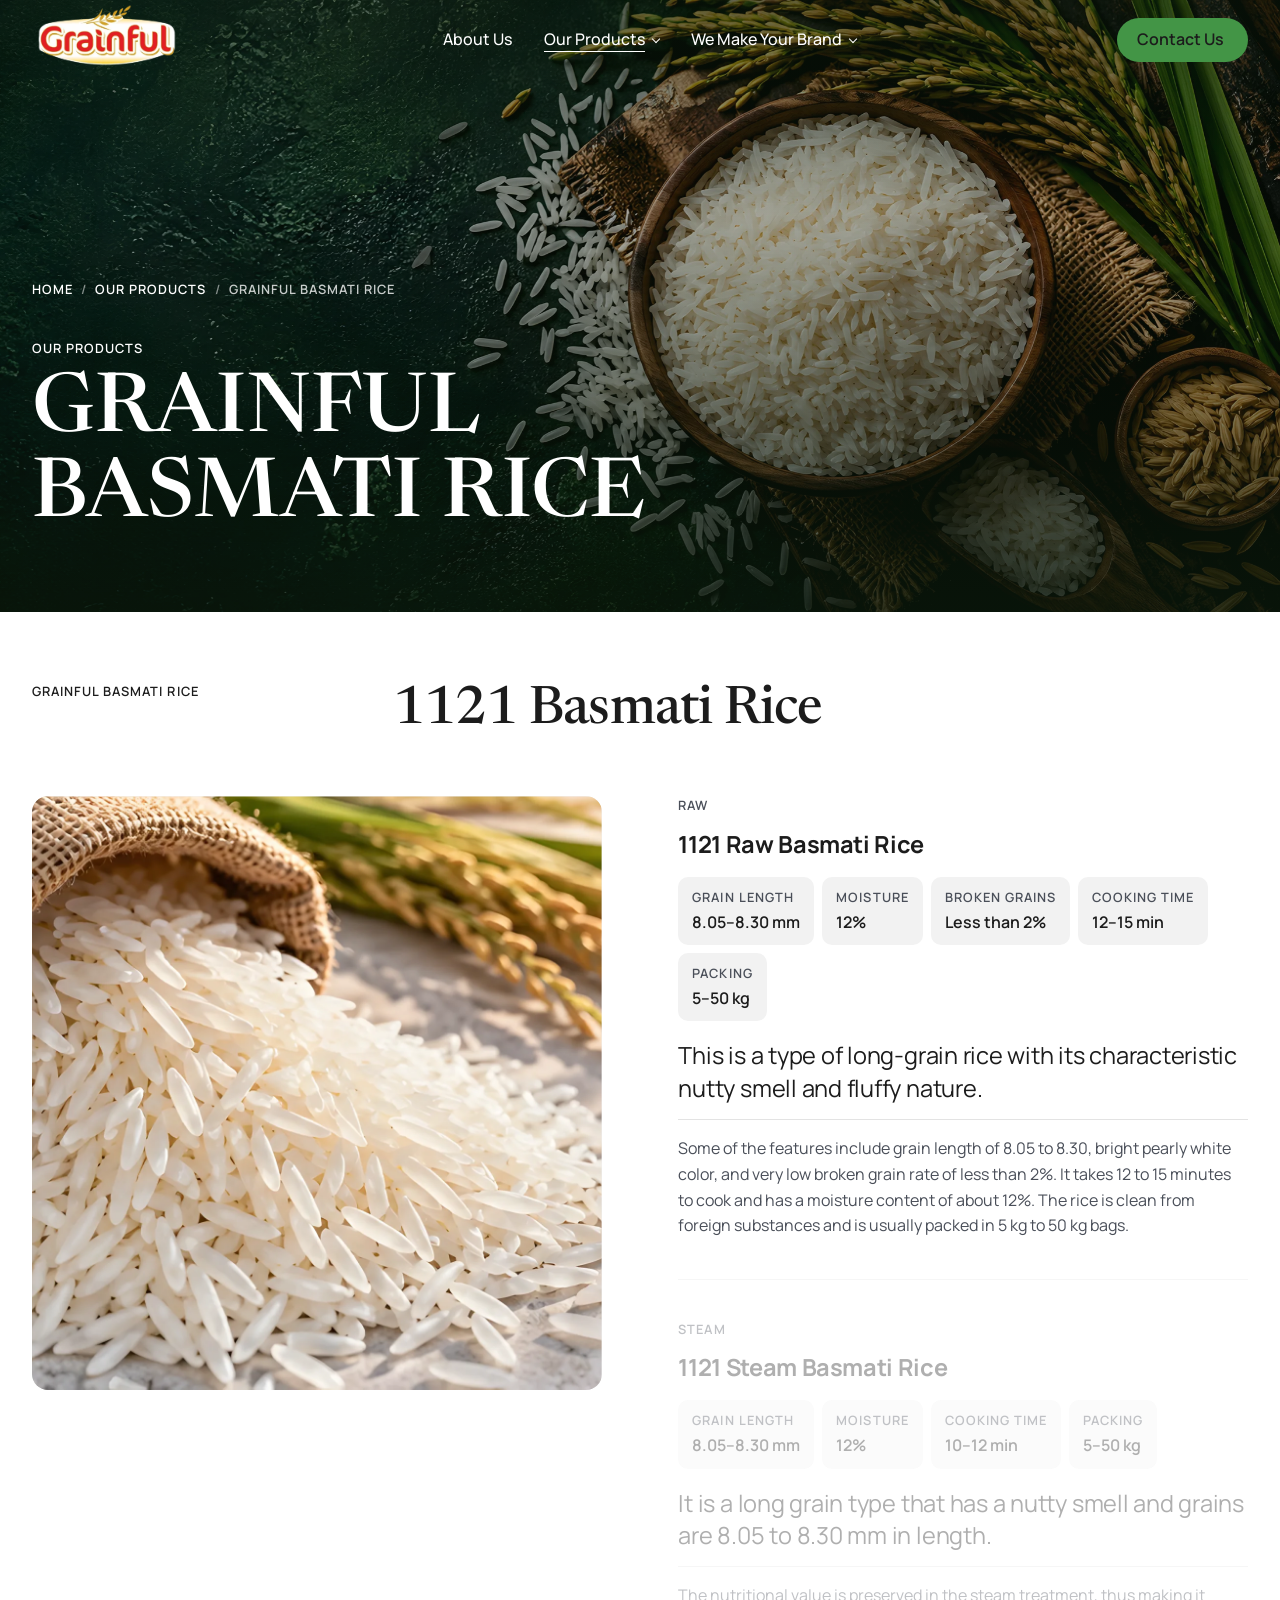
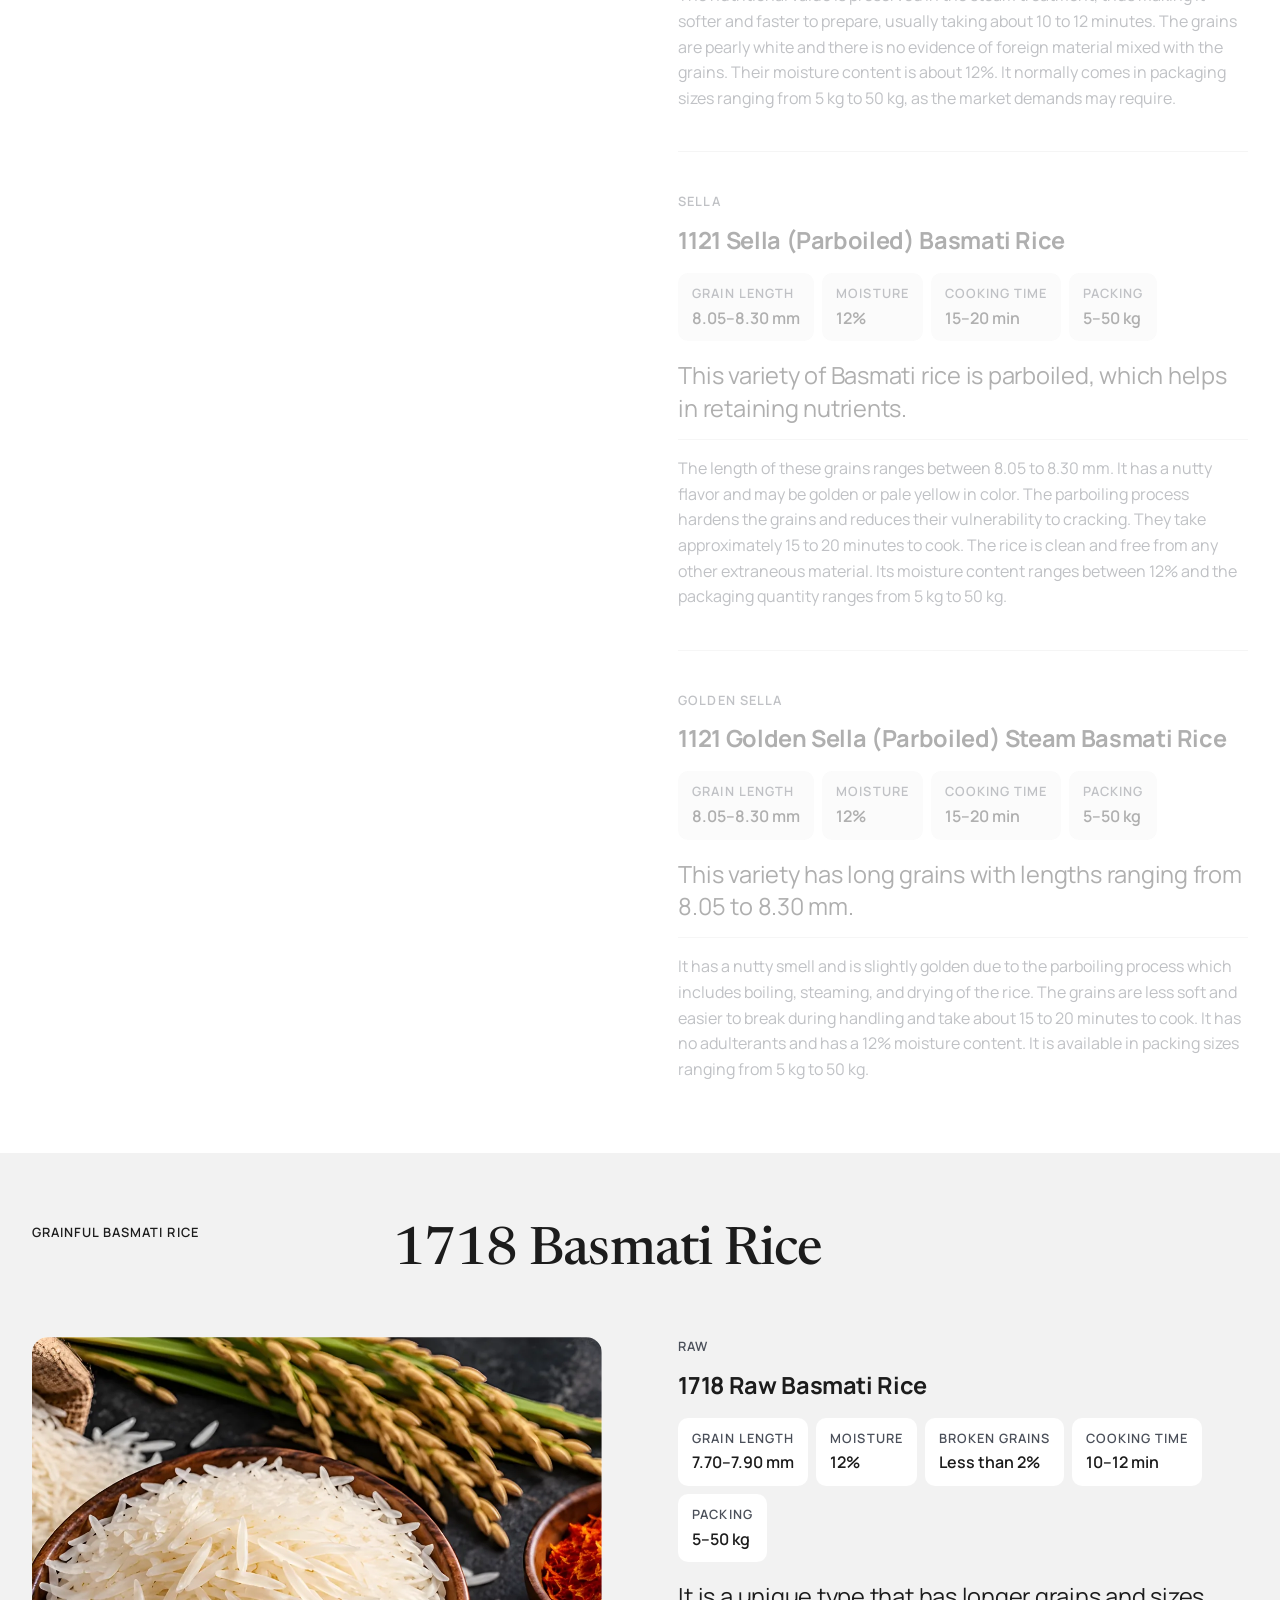
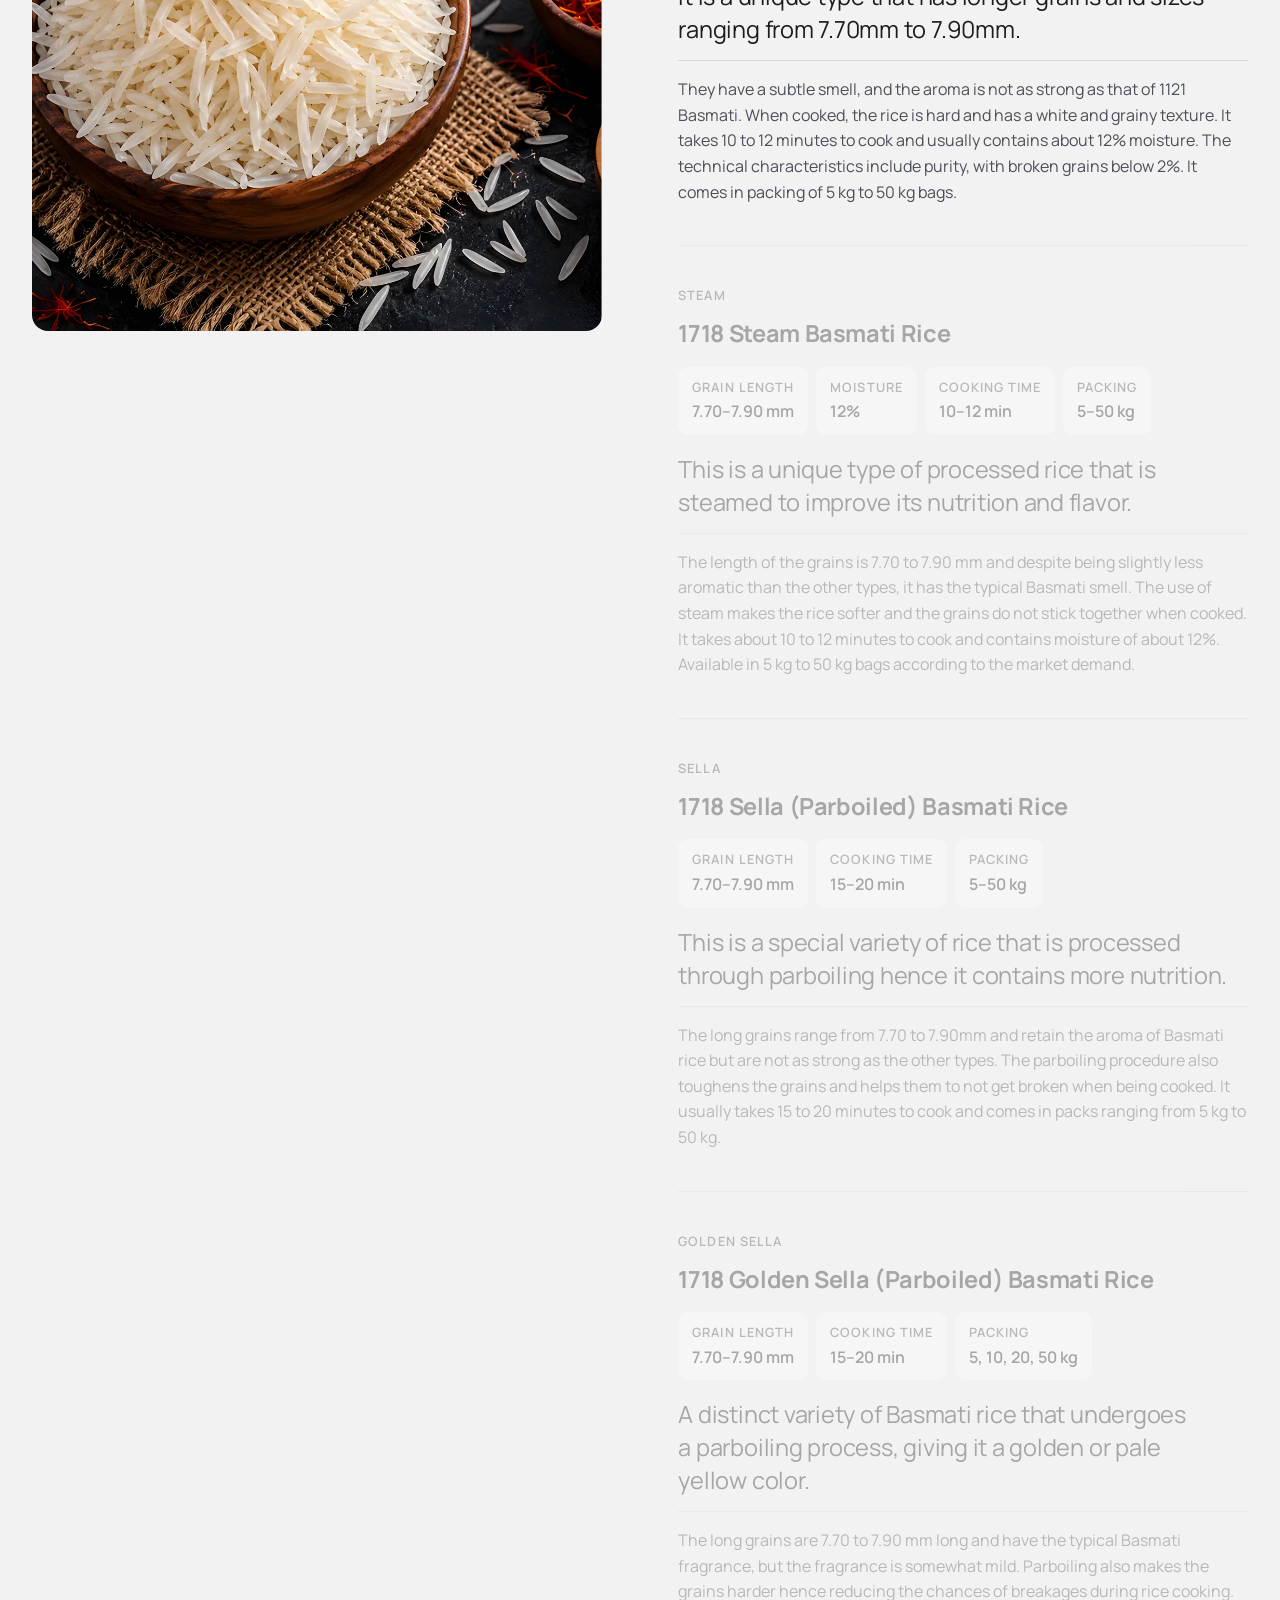
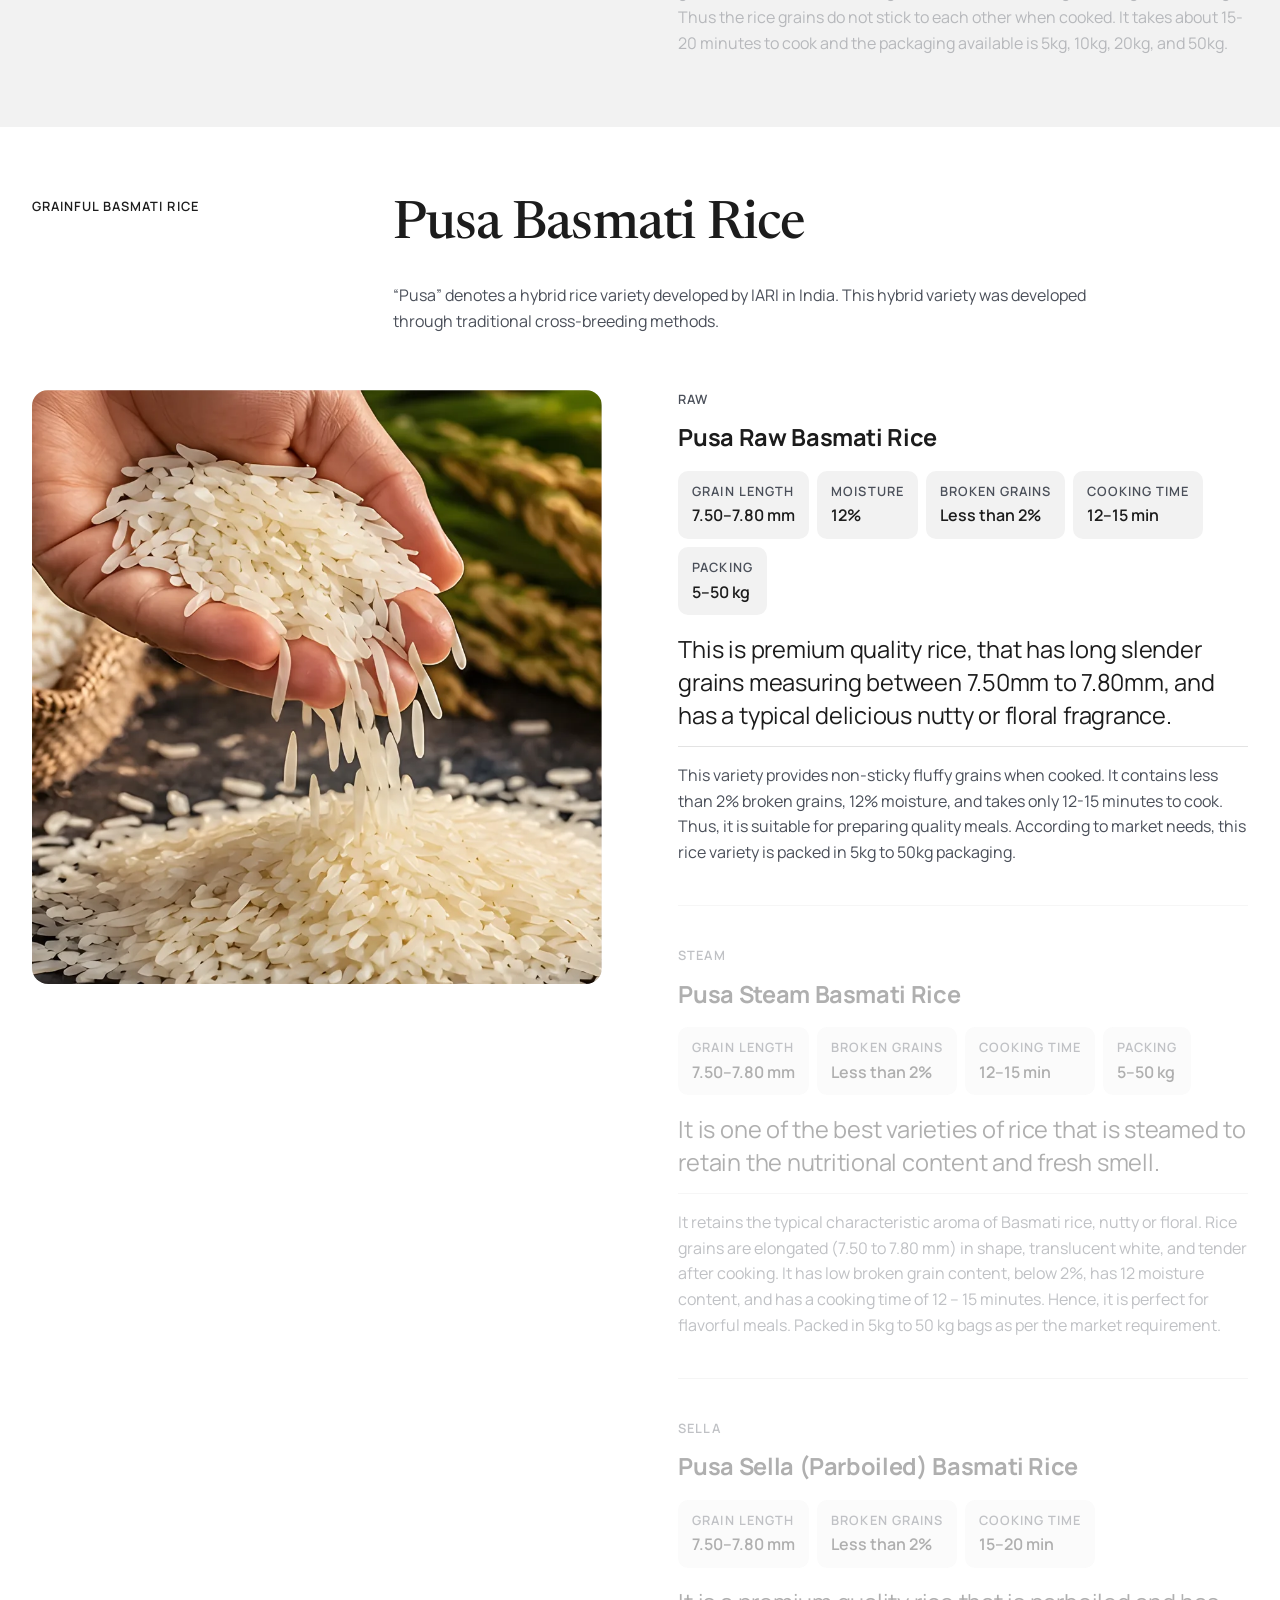
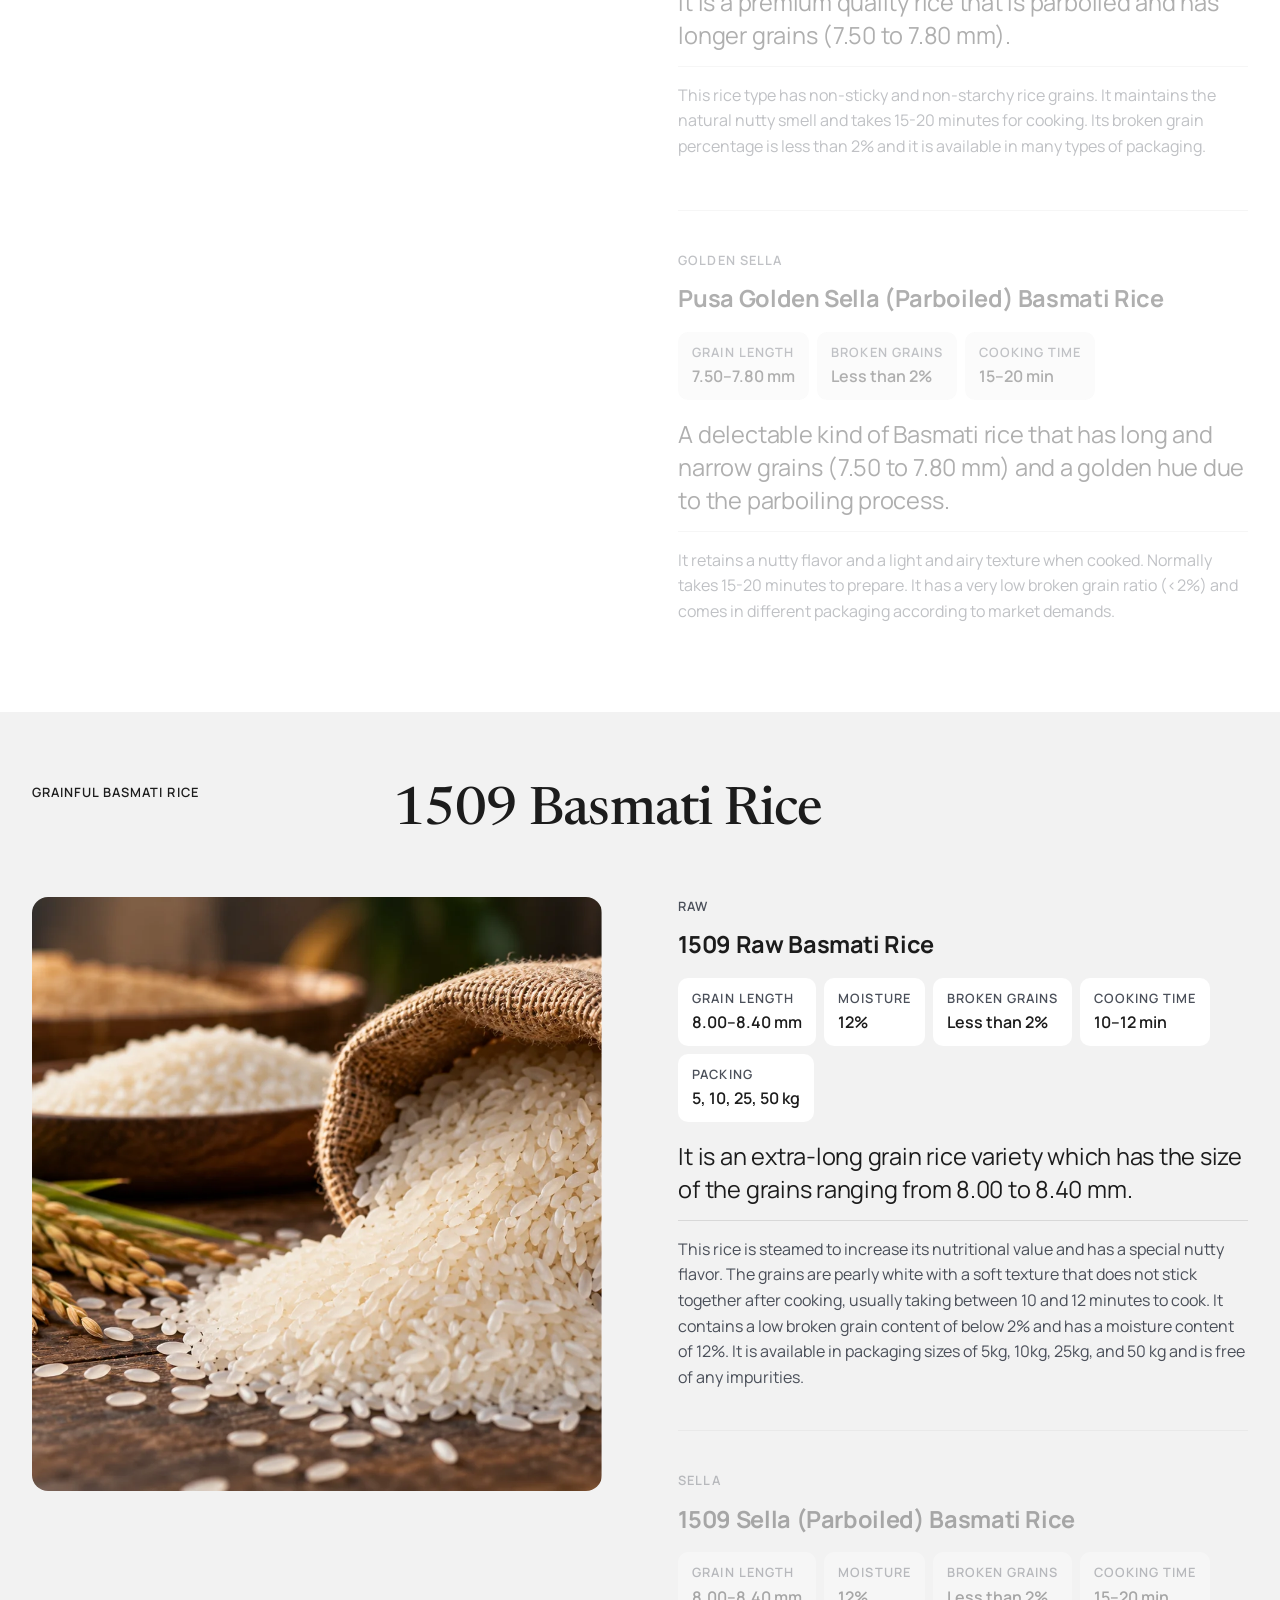
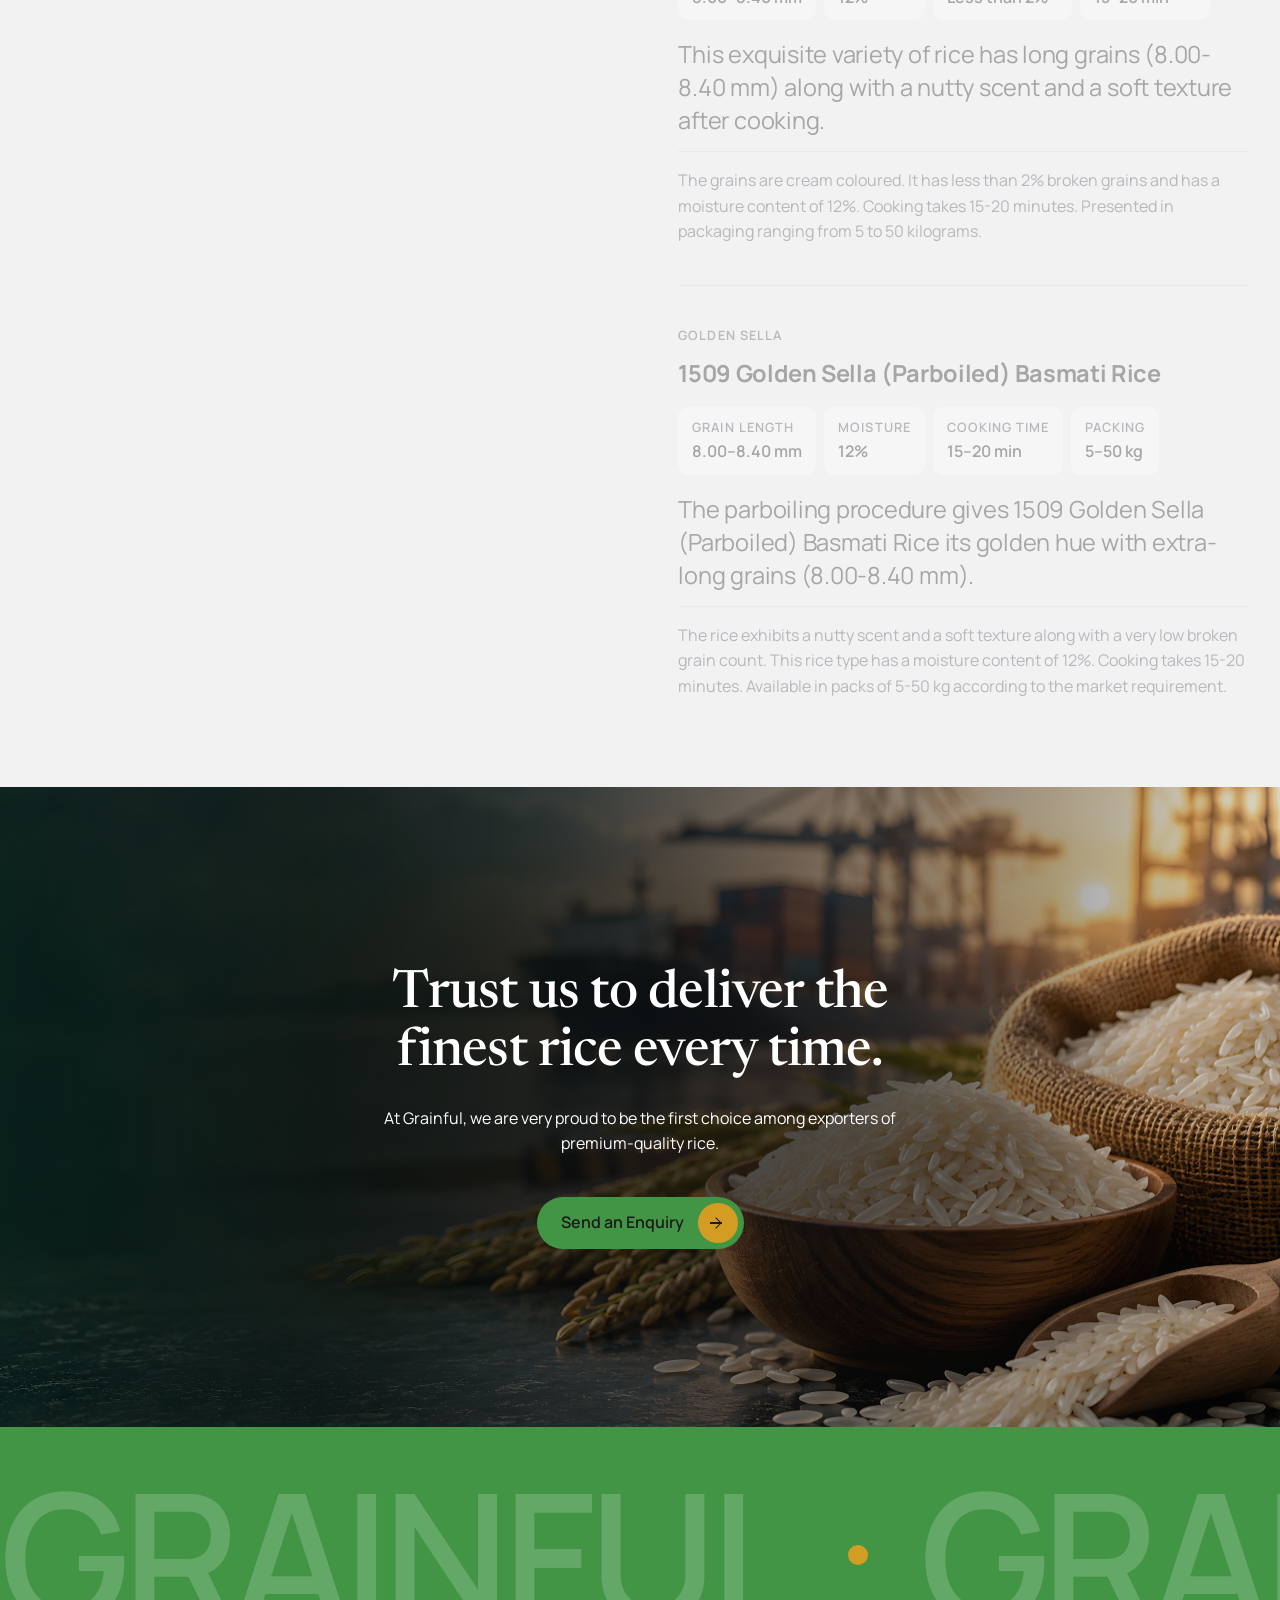
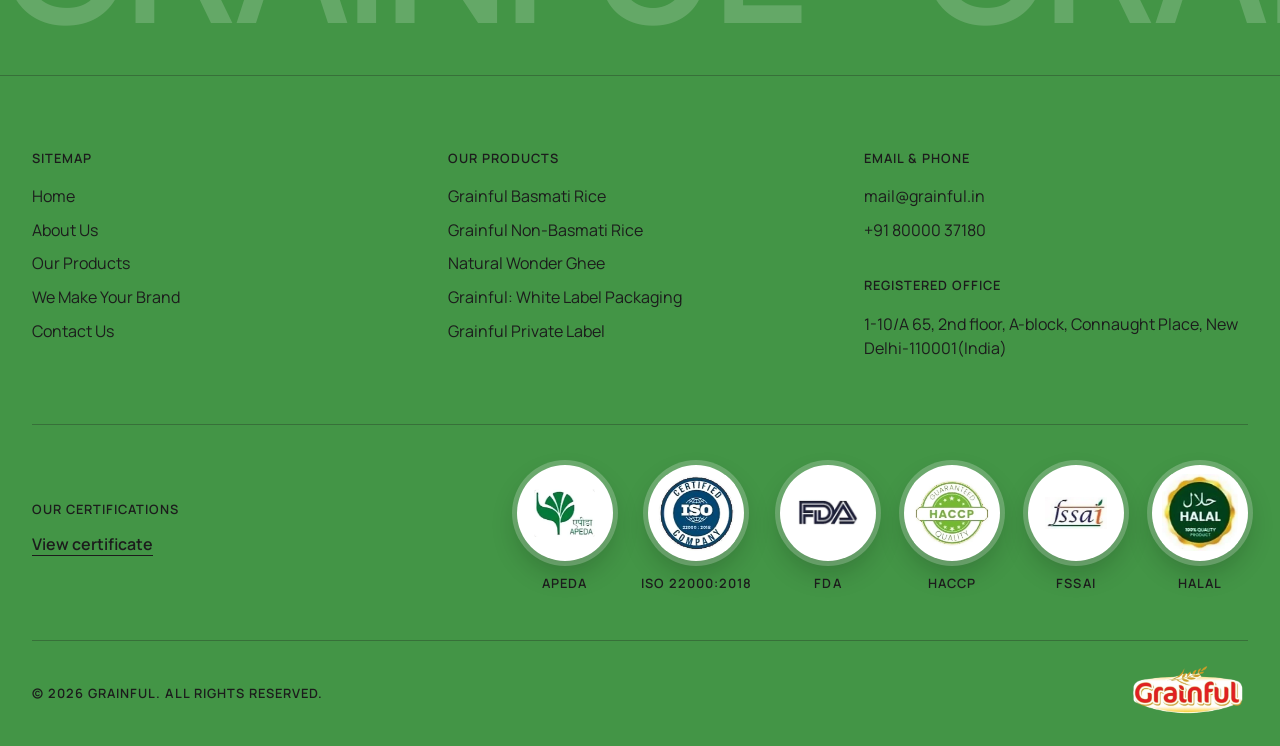
<file: grainful-basmati-rice/index.html>
<!DOCTYPE html>
<html lang="en">
<head>
  <meta charset="UTF-8">
  <meta name="robots" content="noindex, nofollow">
  <meta name="viewport" content="width=device-width, initial-scale=1">
  <title>Grainful Basmati Rice – Grainful</title>
  <meta name="description" content="This is a type of long-grain rice with its characteristic nutty smell and fluffy nature.">
  <link rel="canonical" href="../grainful-basmati-rice/">
  <meta name="theme-color" content="#439546">
  <meta property="og:type" content="website">
  <meta property="og:site_name" content="Grainful">
  <meta property="og:title" content="Grainful Basmati Rice – Grainful">
  <meta property="og:description" content="This is a type of long-grain rice with its characteristic nutty smell and fluffy nature.">
  <meta property="og:url" content="https://grainful.in/grainful-basmati-rice/">
  <meta property="og:image" content="https://grainful.in/wp-content/uploads/2024/09/DC-D0002-JAN-DCC04-GRAINFUL-LOGO-06-01-2025.jpg">
  <link rel="icon" href="../assets/img/grainful-logo-360.webp">
  <link rel="preload" as="font" type="font/woff2" href="../assets/fonts/Manrope-Variable.woff2" crossorigin>
  <link rel="preload" as="font" type="font/woff2" href="../assets/fonts/Newsreader-Variable.woff2" crossorigin>
  <link rel="preload" as="image" href="../assets/img/pages/basmati-hero.webp" imagesrcset="../assets/img/pages/basmati-hero-1200.webp 1200w, ../assets/img/pages/basmati-hero.webp 2560w" imagesizes="100vw">
  <link rel="stylesheet" href="../assets/css/styles.css?v=411ceaeb48">
</head>
<body>
  <a class="skip" href="#main">Skip to content</a>

  <!-- Header (Himon): logo left, links centre (Our Products and We Make Your Brand open their pages on hover / focus),
       one button right; transparent over the top photo, white once scrolled -->
  <header class="hdr" data-hdr>
    <div class="wrap hdr-in">
      <a class="hdr-logo" href="../"><img src="../assets/img/grainful-logo-360.webp" srcset="../assets/img/grainful-logo-360.webp 360w, ../assets/img/grainful-logo.webp 721w" sizes="150px" alt="Grainful" width="360" height="173"></a>
      <nav class="nav" id="nav" aria-label="Main">
        <ul class="nav-list" role="list">
          <li><a href="../about-us/">About Us</a></li>
          <li class="has-sub"><a href="../our-products/" class="is-here">Our Products</a>
            <div class="nav-sub"><ul class="nav-sub-in" role="list"><li><a href="../grainful-basmati-rice/" aria-current="page">Grainful Basmati Rice</a></li><li><a href="../grainful-non-basmati-rice/">Grainful Non-Basmati Rice</a></li><li><a href="../natural-wonder-ghee/">Natural Wonder Ghee</a></li></ul></div>
          </li>
          <li class="has-sub"><a href="../we-make-your-brand/">We Make Your Brand</a>
            <div class="nav-sub"><ul class="nav-sub-in" role="list"><li><a href="../grainful-white-label-packaging/">Grainful: White Label Packaging</a></li><li><a href="../grainful-private-label/">Grainful Private Label</a></li></ul></div>
          </li>
          <li class="nav-cta-m"><a href="../contact-us/">Contact Us</a></li>
        </ul>
      </nav>
      <a class="btn btn--sm hdr-cta" href="../contact-us/"><span>Contact Us</span></a>
      <button class="burger" type="button" aria-expanded="false" aria-controls="nav" data-burger><span class="sr-only">Menu</span><span class="burger-lines" aria-hidden="true"></span></button>
    </div>
  </header>

  <main id="main" class="inner">
    <!-- Page head (as the home page's hero): grainful.in's banner photo settling under the green shade, the trail of
         pages, the mono label and the title rising line by line -->
    <section class="pg-hero pg-hero--v2">
      <img class="pg-hero-img pg-hero-img--products" src="../assets/img/pages/basmati-hero.webp" srcset="../assets/img/pages/basmati-hero-1200.webp 1200w, ../assets/img/pages/basmati-hero.webp 2560w" sizes="100vw" alt="" width="2560" height="1049" fetchpriority="high">
      <div class="wrap pg-hero-in">
        <nav class="crumbs" aria-label="Breadcrumb"><ol role="list"><li><a href="../">Home</a></li><li><a href="../our-products/">Our Products</a></li><li><span aria-current="page">Grainful Basmati Rice</span></li></ol></nav>
        <div class="rv-mask pg-hero-label"><p class="label" data-reveal="mask">Our Products</p></div>
        <h1 class="pg-title"><span class="rv-mask pg-tl"><span data-reveal="mask">Grainful</span></span> <span class="rv-mask pg-tl"><span data-reveal="mask">Basmati Rice</span></span></h1>
      </div>
    </section>


    <!-- 1121 Basmati Rice: grainful.in's text for each grade, word for word -->
    <section class="pg-vgroup" id="v-1121-basmati-rice" aria-labelledby="v-1121-basmati-rice-h" data-vstage>
      <div class="wrap">
        <div class="split pg-vhead">
          <div class="rv-mask"><p class="label" data-reveal="mask">Grainful Basmati Rice</p></div>
          <div>
            <div class="rv-mask"><h2 id="v-1121-basmati-rice-h" class="pg-vh" data-reveal="mask">1121 Basmati Rice</h2></div>
          </div>
        </div>
        <div class="vg-body">
          <div class="vg-media" aria-hidden="true" data-reveal="rise"><div class="vg-frame">
            <img class="vg-layer is-shown" src="../assets/img/pages/basmati-1121-raw-basmati-rice.webp" alt="" width="1600" height="1216" loading="lazy">
            <img class="vg-layer" src="../assets/img/pages/basmati-1121-steam-basmati-rice.webp" alt="" width="1600" height="1192" loading="lazy">
            <img class="vg-layer" src="../assets/img/pages/basmati-1121-sella-parboiled-basmati-rice.webp" alt="" width="1600" height="1241" loading="lazy">
            <img class="vg-layer" src="../assets/img/pages/basmati-1121-golden-sella-parboiled-steam-basmati-rice.webp" alt="" width="1600" height="1217" loading="lazy">
          </div></div>
          <ul class="vg-list" role="list">
            <li class="vg-item is-on" data-vitem="0">
              <figure class="vg-item-img"><img src="../assets/img/pages/basmati-1121-raw-basmati-rice.webp" alt="Rice" width="1600" height="1216" loading="lazy"></figure>
              <p class="label vg-grade">Raw</p>
              <h3 class="vg-name">1121 Raw Basmati Rice</h3>
              <dl class="vg-specs"><div><dt>Grain length</dt><dd>8.05–8.30 mm</dd></div><div><dt>Moisture</dt><dd>12%</dd></div><div><dt>Broken grains</dt><dd>Less than 2%</dd></div><div><dt>Cooking time</dt><dd>12–15 min</dd></div><div><dt>Packing</dt><dd>5–50 kg</dd></div></dl>
              <p class="vg-lead">This is a type of long-grain rice with its characteristic nutty smell and fluffy nature.</p>
              <p class="vg-rest">Some of the features include grain length of 8.05 to 8.30, bright pearly white color, and very low broken grain rate of less than 2%. It takes 12 to 15 minutes to cook and has a moisture content of about 12%. The rice is clean from foreign substances and is usually packed in 5 kg to 50 kg bags.</p>
            </li>
            <li class="vg-item" data-vitem="1">
              <figure class="vg-item-img"><img src="../assets/img/pages/basmati-1121-steam-basmati-rice.webp" alt="Rice" width="1600" height="1192" loading="lazy"></figure>
              <p class="label vg-grade">Steam</p>
              <h3 class="vg-name">1121 Steam Basmati Rice</h3>
              <dl class="vg-specs"><div><dt>Grain length</dt><dd>8.05–8.30 mm</dd></div><div><dt>Moisture</dt><dd>12%</dd></div><div><dt>Cooking time</dt><dd>10–12 min</dd></div><div><dt>Packing</dt><dd>5–50 kg</dd></div></dl>
              <p class="vg-lead">It is a long grain type that has a nutty smell and grains are 8.05 to 8.30 mm in length.</p>
              <p class="vg-rest">The nutritional value is preserved in the steam treatment, thus making it softer and faster to prepare, usually taking about 10 to 12 minutes. The grains are pearly white and there is no evidence of foreign material mixed with the grains. Their moisture content is about 12%. It normally comes in packaging sizes ranging from 5 kg to 50 kg, as the market demands may require.</p>
            </li>
            <li class="vg-item" data-vitem="2">
              <figure class="vg-item-img"><img src="../assets/img/pages/basmati-1121-sella-parboiled-basmati-rice.webp" alt="Rice" width="1600" height="1241" loading="lazy"></figure>
              <p class="label vg-grade">Sella</p>
              <h3 class="vg-name">1121 Sella (Parboiled) Basmati Rice</h3>
              <dl class="vg-specs"><div><dt>Grain length</dt><dd>8.05–8.30 mm</dd></div><div><dt>Moisture</dt><dd>12%</dd></div><div><dt>Cooking time</dt><dd>15–20 min</dd></div><div><dt>Packing</dt><dd>5–50 kg</dd></div></dl>
              <p class="vg-lead">This variety of Basmati rice is parboiled, which helps in retaining nutrients.</p>
              <p class="vg-rest">The length of these grains ranges between 8.05 to 8.30 mm. It has a nutty flavor and may be golden or pale yellow in color. The parboiling process hardens the grains and reduces their vulnerability to cracking. They take approximately 15 to 20 minutes to cook. The rice is clean and free from any other extraneous material. Its moisture content ranges between 12% and the packaging quantity ranges from 5 kg to 50 kg.</p>
            </li>
            <li class="vg-item" data-vitem="3">
              <figure class="vg-item-img"><img src="../assets/img/pages/basmati-1121-golden-sella-parboiled-steam-basmati-rice.webp" alt="Rice" width="1600" height="1217" loading="lazy"></figure>
              <p class="label vg-grade">Golden Sella</p>
              <h3 class="vg-name">1121 Golden Sella (Parboiled) Steam Basmati Rice</h3>
              <dl class="vg-specs"><div><dt>Grain length</dt><dd>8.05–8.30 mm</dd></div><div><dt>Moisture</dt><dd>12%</dd></div><div><dt>Cooking time</dt><dd>15–20 min</dd></div><div><dt>Packing</dt><dd>5–50 kg</dd></div></dl>
              <p class="vg-lead">This variety has long grains with lengths ranging from 8.05 to 8.30 mm.</p>
              <p class="vg-rest">It has a nutty smell and is slightly golden due to the parboiling process which includes boiling, steaming, and drying of the rice. The grains are less soft and easier to break during handling and take about 15 to 20 minutes to cook. It has no adulterants and has a 12% moisture content. It is available in packing sizes ranging from 5 kg to 50 kg.</p>
            </li>
          </ul>
        </div>
      </div>
    </section>

    <!-- 1718 Basmati Rice: grainful.in's text for each grade, word for word -->
    <section class="pg-vgroup pg-sec--mist" id="v-1718-basmati-rice" aria-labelledby="v-1718-basmati-rice-h" data-vstage>
      <div class="wrap">
        <div class="split pg-vhead">
          <div class="rv-mask"><p class="label" data-reveal="mask">Grainful Basmati Rice</p></div>
          <div>
            <div class="rv-mask"><h2 id="v-1718-basmati-rice-h" class="pg-vh" data-reveal="mask">1718 Basmati Rice</h2></div>
          </div>
        </div>
        <div class="vg-body">
          <div class="vg-media" aria-hidden="true" data-reveal="rise"><div class="vg-frame">
            <img class="vg-layer is-shown" src="../assets/img/pages/basmati-1718-raw-basmati-rice.webp" alt="" width="1600" height="1144" loading="lazy">
            <img class="vg-layer" src="../assets/img/pages/basmati-1718-steam-basmati-rice.webp" alt="" width="1600" height="1144" loading="lazy">
            <img class="vg-layer" src="../assets/img/pages/basmati-1718-sella-parboiled-basmati-rice.webp" alt="" width="1600" height="1144" loading="lazy">
            <img class="vg-layer" src="../assets/img/pages/basmati-1718-golden-sella-parboiled-basmati-rice.webp" alt="" width="1600" height="1144" loading="lazy">
          </div></div>
          <ul class="vg-list" role="list">
            <li class="vg-item is-on" data-vitem="0">
              <figure class="vg-item-img"><img src="../assets/img/pages/basmati-1718-raw-basmati-rice.webp" alt="Rice" width="1600" height="1144" loading="lazy"></figure>
              <p class="label vg-grade">Raw</p>
              <h3 class="vg-name">1718 Raw Basmati Rice</h3>
              <dl class="vg-specs"><div><dt>Grain length</dt><dd>7.70–7.90 mm</dd></div><div><dt>Moisture</dt><dd>12%</dd></div><div><dt>Broken grains</dt><dd>Less than 2%</dd></div><div><dt>Cooking time</dt><dd>10–12 min</dd></div><div><dt>Packing</dt><dd>5–50 kg</dd></div></dl>
              <p class="vg-lead">It is a unique type that has longer grains and sizes ranging from 7.70mm to 7.90mm.</p>
              <p class="vg-rest">They have a subtle smell, and the aroma is not as strong as that of 1121 Basmati. When cooked, the rice is hard and has a white and grainy texture. It takes 10 to 12 minutes to cook and usually contains about 12% moisture. The technical characteristics include purity, with broken grains below 2%. It comes in packing of 5 kg to 50 kg bags.</p>
            </li>
            <li class="vg-item" data-vitem="1">
              <figure class="vg-item-img"><img src="../assets/img/pages/basmati-1718-steam-basmati-rice.webp" alt="Rice" width="1600" height="1144" loading="lazy"></figure>
              <p class="label vg-grade">Steam</p>
              <h3 class="vg-name">1718 Steam Basmati Rice</h3>
              <dl class="vg-specs"><div><dt>Grain length</dt><dd>7.70–7.90 mm</dd></div><div><dt>Moisture</dt><dd>12%</dd></div><div><dt>Cooking time</dt><dd>10–12 min</dd></div><div><dt>Packing</dt><dd>5–50 kg</dd></div></dl>
              <p class="vg-lead">This is a unique type of processed rice that is steamed to improve its nutrition and flavor.</p>
              <p class="vg-rest">The length of the grains is 7.70 to 7.90 mm and despite being slightly less aromatic than the other types, it has the typical Basmati smell. The use of steam makes the rice softer and the grains do not stick together when cooked. It takes about 10 to 12 minutes to cook and contains moisture of about 12%. Available in 5 kg to 50 kg bags according to the market demand.</p>
            </li>
            <li class="vg-item" data-vitem="2">
              <figure class="vg-item-img"><img src="../assets/img/pages/basmati-1718-sella-parboiled-basmati-rice.webp" alt="Rice" width="1600" height="1144" loading="lazy"></figure>
              <p class="label vg-grade">Sella</p>
              <h3 class="vg-name">1718 Sella (Parboiled) Basmati Rice</h3>
              <dl class="vg-specs"><div><dt>Grain length</dt><dd>7.70–7.90 mm</dd></div><div><dt>Cooking time</dt><dd>15–20 min</dd></div><div><dt>Packing</dt><dd>5–50 kg</dd></div></dl>
              <p class="vg-lead">This is a special variety of rice that is processed through parboiling hence it contains more nutrition.</p>
              <p class="vg-rest">The long grains range from 7.70 to 7.90mm and retain the aroma of Basmati rice but are not as strong as the other types. The parboiling procedure also toughens the grains and helps them to not get broken when being cooked. It usually takes 15 to 20 minutes to cook and comes in packs ranging from 5 kg to 50 kg.</p>
            </li>
            <li class="vg-item" data-vitem="3">
              <figure class="vg-item-img"><img src="../assets/img/pages/basmati-1718-golden-sella-parboiled-basmati-rice.webp" alt="Rice" width="1600" height="1144" loading="lazy"></figure>
              <p class="label vg-grade">Golden Sella</p>
              <h3 class="vg-name">1718 Golden Sella (Parboiled) Basmati Rice</h3>
              <dl class="vg-specs"><div><dt>Grain length</dt><dd>7.70–7.90 mm</dd></div><div><dt>Cooking time</dt><dd>15–20 min</dd></div><div><dt>Packing</dt><dd>5, 10, 20, 50 kg</dd></div></dl>
              <p class="vg-lead">A distinct variety of Basmati rice that undergoes a parboiling process, giving it a golden or pale yellow color.</p>
              <p class="vg-rest">The long grains are 7.70 to 7.90 mm long and have the typical Basmati fragrance, but the fragrance is somewhat mild. Parboiling also makes the grains harder hence reducing the chances of breakages during rice cooking. Thus the rice grains do not stick to each other when cooked. It takes about 15-20 minutes to cook and the packaging available is 5kg, 10kg, 20kg, and 50kg.</p>
            </li>
          </ul>
        </div>
      </div>
    </section>

    <!-- Pusa Basmati Rice: grainful.in's text for each grade, word for word -->
    <section class="pg-vgroup" id="v-pusa-basmati-rice" aria-labelledby="v-pusa-basmati-rice-h" data-vstage>
      <div class="wrap">
        <div class="split pg-vhead">
          <div class="rv-mask"><p class="label" data-reveal="mask">Grainful Basmati Rice</p></div>
          <div>
            <div class="rv-mask"><h2 id="v-pusa-basmati-rice-h" class="pg-vh" data-reveal="mask">Pusa Basmati Rice</h2></div>
            <p class="pg-body" data-reveal>“Pusa” denotes a hybrid rice variety developed by IARI in India. This hybrid variety was developed through traditional cross-breeding methods.</p>
          </div>
        </div>
        <div class="vg-body">
          <div class="vg-media" aria-hidden="true" data-reveal="rise"><div class="vg-frame">
            <img class="vg-layer is-shown" src="../assets/img/pages/basmati-pusa-v2-raw.webp" alt="" width="1600" height="942" loading="lazy">
            <img class="vg-layer" src="../assets/img/pages/basmati-pusa-v2-steam.webp" alt="" width="1600" height="1061" loading="lazy">
            <img class="vg-layer" src="../assets/img/pages/basmati-pusa-v2-sella.webp" alt="" width="1600" height="942" loading="lazy">
            <img class="vg-layer" src="../assets/img/pages/basmati-pusa-v2-golden-sella.webp" alt="" width="1600" height="1061" loading="lazy">
          </div></div>
          <ul class="vg-list" role="list">
            <li class="vg-item is-on" data-vitem="0">
              <figure class="vg-item-img"><img src="../assets/img/pages/basmati-pusa-v2-raw.webp" alt="Rice" width="1600" height="942" loading="lazy"></figure>
              <p class="label vg-grade">Raw</p>
              <h3 class="vg-name">Pusa Raw Basmati Rice</h3>
              <dl class="vg-specs"><div><dt>Grain length</dt><dd>7.50–7.80 mm</dd></div><div><dt>Moisture</dt><dd>12%</dd></div><div><dt>Broken grains</dt><dd>Less than 2%</dd></div><div><dt>Cooking time</dt><dd>12–15 min</dd></div><div><dt>Packing</dt><dd>5–50 kg</dd></div></dl>
              <p class="vg-lead">This is premium quality rice, that has long slender grains measuring between 7.50mm to 7.80mm, and has a typical delicious nutty or floral fragrance.</p>
              <p class="vg-rest">This variety provides non-sticky fluffy grains when cooked. It contains less than 2% broken grains, 12% moisture, and takes only 12-15 minutes to cook. Thus, it is suitable for preparing quality meals. According to market needs, this rice variety is packed in 5kg to 50kg packaging.</p>
            </li>
            <li class="vg-item" data-vitem="1">
              <figure class="vg-item-img"><img src="../assets/img/pages/basmati-pusa-v2-steam.webp" alt="Rice" width="1600" height="1061" loading="lazy"></figure>
              <p class="label vg-grade">Steam</p>
              <h3 class="vg-name">Pusa Steam Basmati Rice</h3>
              <dl class="vg-specs"><div><dt>Grain length</dt><dd>7.50–7.80 mm</dd></div><div><dt>Broken grains</dt><dd>Less than 2%</dd></div><div><dt>Cooking time</dt><dd>12–15 min</dd></div><div><dt>Packing</dt><dd>5–50 kg</dd></div></dl>
              <p class="vg-lead">It is one of the best varieties of rice that is steamed to retain the nutritional content and fresh smell.</p>
              <p class="vg-rest">It retains the typical characteristic aroma of Basmati rice, nutty or floral. Rice grains are elongated (7.50 to 7.80 mm) in shape, translucent white, and tender after cooking. It has low broken grain content, below 2%, has 12 moisture content, and has a cooking time of 12 – 15 minutes. Hence, it is perfect for flavorful meals. Packed in 5kg to 50 kg bags as per the market requirement.</p>
            </li>
            <li class="vg-item" data-vitem="2">
              <figure class="vg-item-img"><img src="../assets/img/pages/basmati-pusa-v2-sella.webp" alt="Rice" width="1600" height="942" loading="lazy"></figure>
              <p class="label vg-grade">Sella</p>
              <h3 class="vg-name">Pusa Sella (Parboiled) Basmati Rice</h3>
              <dl class="vg-specs"><div><dt>Grain length</dt><dd>7.50–7.80 mm</dd></div><div><dt>Broken grains</dt><dd>Less than 2%</dd></div><div><dt>Cooking time</dt><dd>15–20 min</dd></div></dl>
              <p class="vg-lead">It is a premium quality rice that is parboiled and has longer grains (7.50 to 7.80 mm).</p>
              <p class="vg-rest">This rice type has non-sticky and non-starchy rice grains. It maintains the natural nutty smell and takes 15-20 minutes for cooking. Its broken grain percentage is less than 2% and it is available in many types of packaging.</p>
            </li>
            <li class="vg-item" data-vitem="3">
              <figure class="vg-item-img"><img src="../assets/img/pages/basmati-pusa-v2-golden-sella.webp" alt="Rice" width="1600" height="1061" loading="lazy"></figure>
              <p class="label vg-grade">Golden Sella</p>
              <h3 class="vg-name">Pusa Golden Sella (Parboiled) Basmati Rice</h3>
              <dl class="vg-specs"><div><dt>Grain length</dt><dd>7.50–7.80 mm</dd></div><div><dt>Broken grains</dt><dd>Less than 2%</dd></div><div><dt>Cooking time</dt><dd>15–20 min</dd></div></dl>
              <p class="vg-lead">A delectable kind of Basmati rice that has long and narrow grains (7.50 to 7.80 mm) and a golden hue due to the parboiling process.</p>
              <p class="vg-rest">It retains a nutty flavor and a light and airy texture when cooked. Normally takes 15-20 minutes to prepare. It has a very low broken grain ratio (&lt;2%) and comes in different packaging according to market demands.</p>
            </li>
          </ul>
        </div>
      </div>
    </section>

    <!-- 1509 Basmati Rice: grainful.in's text for each grade, word for word -->
    <section class="pg-vgroup pg-sec--mist" id="v-1509-basmati-rice" aria-labelledby="v-1509-basmati-rice-h" data-vstage>
      <div class="wrap">
        <div class="split pg-vhead">
          <div class="rv-mask"><p class="label" data-reveal="mask">Grainful Basmati Rice</p></div>
          <div>
            <div class="rv-mask"><h2 id="v-1509-basmati-rice-h" class="pg-vh" data-reveal="mask">1509 Basmati Rice</h2></div>
          </div>
        </div>
        <div class="vg-body">
          <div class="vg-media" aria-hidden="true" data-reveal="rise"><div class="vg-frame">
            <img class="vg-layer is-shown" src="../assets/img/pages/basmati-1509-raw-basmati-rice.webp" alt="" width="1600" height="995" loading="lazy">
            <img class="vg-layer" src="../assets/img/pages/basmati-1509-sella-parboiled-basmati-rice.webp" alt="" width="1600" height="1067" loading="lazy">
            <img class="vg-layer" src="../assets/img/pages/basmati-1509-golden-sella-parboiled-basmati-rice.webp" alt="" width="1600" height="1067" loading="lazy">
          </div></div>
          <ul class="vg-list" role="list">
            <li class="vg-item is-on" data-vitem="0">
              <figure class="vg-item-img"><img src="../assets/img/pages/basmati-1509-raw-basmati-rice.webp" alt="Rice" width="1600" height="995" loading="lazy"></figure>
              <p class="label vg-grade">Raw</p>
              <h3 class="vg-name">1509 Raw Basmati Rice</h3>
              <dl class="vg-specs"><div><dt>Grain length</dt><dd>8.00–8.40 mm</dd></div><div><dt>Moisture</dt><dd>12%</dd></div><div><dt>Broken grains</dt><dd>Less than 2%</dd></div><div><dt>Cooking time</dt><dd>10–12 min</dd></div><div><dt>Packing</dt><dd>5, 10, 25, 50 kg</dd></div></dl>
              <p class="vg-lead">It is an extra-long grain rice variety which has the size of the grains ranging from 8.00 to 8.40 mm.</p>
              <p class="vg-rest">This rice is steamed to increase its nutritional value and has a special nutty flavor. The grains are pearly white with a soft texture that does not stick together after cooking, usually taking between 10 and 12 minutes to cook. It contains a low broken grain content of below 2% and has a moisture content of 12%. It is available in packaging sizes of 5kg, 10kg, 25kg, and 50 kg and is free of any impurities.</p>
            </li>
            <li class="vg-item" data-vitem="1">
              <figure class="vg-item-img"><img src="../assets/img/pages/basmati-1509-sella-parboiled-basmati-rice.webp" alt="Rice" width="1600" height="1067" loading="lazy"></figure>
              <p class="label vg-grade">Sella</p>
              <h3 class="vg-name">1509 Sella (Parboiled) Basmati Rice</h3>
              <dl class="vg-specs"><div><dt>Grain length</dt><dd>8.00–8.40 mm</dd></div><div><dt>Moisture</dt><dd>12%</dd></div><div><dt>Broken grains</dt><dd>Less than 2%</dd></div><div><dt>Cooking time</dt><dd>15–20 min</dd></div></dl>
              <p class="vg-lead">This exquisite variety of rice has long grains (8.00-8.40 mm) along with a nutty scent and a soft texture after cooking.</p>
              <p class="vg-rest">The grains are cream coloured. It has less than 2% broken grains and has a moisture content of 12%. Cooking takes 15-20 minutes. Presented in packaging ranging from 5 to 50 kilograms.</p>
            </li>
            <li class="vg-item" data-vitem="2">
              <figure class="vg-item-img"><img src="../assets/img/pages/basmati-1509-golden-sella-parboiled-basmati-rice.webp" alt="Rice" width="1600" height="1067" loading="lazy"></figure>
              <p class="label vg-grade">Golden Sella</p>
              <h3 class="vg-name">1509 Golden Sella (Parboiled) Basmati Rice</h3>
              <dl class="vg-specs"><div><dt>Grain length</dt><dd>8.00–8.40 mm</dd></div><div><dt>Moisture</dt><dd>12%</dd></div><div><dt>Cooking time</dt><dd>15–20 min</dd></div><div><dt>Packing</dt><dd>5–50 kg</dd></div></dl>
              <p class="vg-lead">The parboiling procedure gives 1509 Golden Sella (Parboiled) Basmati Rice its golden hue with extra-long grains (8.00-8.40 mm).</p>
              <p class="vg-rest">The rice exhibits a nutty scent and a soft texture along with a very low broken grain count. This rice type has a moisture content of 12%. Cooking takes 15-20 minutes. Available in packs of 5-50 kg according to the market requirement.</p>
            </li>
          </ul>
        </div>
      </div>
    </section>

  </main>

  <!-- Closing call to action + footer (Himon): photo band with a centred line and button, then the green footer with the
       site map and contact details, and the name set very large at the foot -->
  <section class="cta cta--port" aria-labelledby="cta-title">
    <img class="cta-img" src="../assets/img/cta-port.webp" srcset="../assets/img/cta-port-800.webp 800w, ../assets/img/cta-port.webp 2560w" sizes="100vw" alt="" width="2560" height="1441" loading="lazy">
    <div class="wrap cta-in" data-reveal>
      <h2 id="cta-title" class="cta-title">Trust us to deliver the finest rice every time.</h2>
      <p class="cta-text">At Grainful, we are very proud to be the first choice among exporters of premium-quality rice.</p>
      <a class="btn" href="../contact-us/"><span>Send an Enquiry</span><i class="btn-arrow" aria-hidden="true"></i></a>
    </div>
  </section>

  <footer class="ftr">
    <!-- the name set very large, sliding left without end (two identical halves; stops with reduced motion) -->
    <div class="ftr-mega" aria-hidden="true"><div class="ftr-mega-track"><span class="ftr-word">GRAINFUL</span><i class="ftr-dot"></i><span class="ftr-word">GRAINFUL</span><i class="ftr-dot"></i><span class="ftr-word">GRAINFUL</span><i class="ftr-dot"></i><span class="ftr-word">GRAINFUL</span><i class="ftr-dot"></i><span class="ftr-word">GRAINFUL</span><i class="ftr-dot"></i><span class="ftr-word">GRAINFUL</span><i class="ftr-dot"></i></div></div>
    <div class="wrap">
      <div class="ftr-grid">
        <div>
          <h2 class="flabel">Sitemap</h2>
          <ul class="flist" role="list">
            <li><a href="../">Home</a></li>
            <li><a href="../about-us/">About Us</a></li>
            <li><a href="../our-products/">Our Products</a></li>
            <li><a href="../we-make-your-brand/">We Make Your Brand</a></li>
            <li><a href="../contact-us/">Contact Us</a></li>
          </ul>
        </div>
        <div>
          <h2 class="flabel">Our Products</h2>
          <ul class="flist" role="list">
            <li><a href="../grainful-basmati-rice/">Grainful Basmati Rice</a></li>
            <li><a href="../grainful-non-basmati-rice/">Grainful Non-Basmati Rice</a></li>
            <li><a href="../natural-wonder-ghee/">Natural Wonder Ghee</a></li>
            <li><a href="../grainful-white-label-packaging/">Grainful: White Label Packaging</a></li>
            <li><a href="../grainful-private-label/">Grainful Private Label</a></li>
          </ul>
        </div>
        <div>
          <h2 class="flabel">Email &amp; Phone</h2>
          <ul class="flist" role="list">
            <li><a href="mailto:mail@grainful.in">mail@grainful.in</a></li>
            <li><a href="tel:+918000037180">+91 80000 37180</a></li>
          </ul>
          <h2 class="flabel flabel--gap">Registered Office</h2>
          <address>1-10/A 65, 2nd floor, A-block, Connaught Place, New Delhi-110001(India)</address>
        </div>
      </div>
      <!-- Our certifications: the six badges from grainful.in's certificate, each on a white medallion of the same size
           with its name beneath; the link opens the full certificate -->
      <div class="ftr-certs">
        <div class="ftr-certs-head">
          <h2 class="flabel">Our Certifications</h2>
          <a class="ftr-certs-link" href="../assets/img/pages/certificate.webp" target="_blank" rel="noopener">View certificate<span class="sr-only"> (opens in a new tab)</span></a>
        </div>
        <ul class="seals" role="list">
          <li class="seal seal--mark"><span class="seal-disc"><img src="../assets/img/certs/apeda.webp" alt="" width="208" height="162" loading="lazy"></span><span class="seal-name">APEDA</span></li>
          <li class="seal"><span class="seal-disc"><img src="../assets/img/certs/iso.webp" alt="" width="284" height="282" loading="lazy"></span><span class="seal-name">ISO 22000:2018</span></li>
          <li class="seal seal--mark"><span class="seal-disc"><img src="../assets/img/certs/fda.webp" alt="" width="266" height="116" loading="lazy"></span><span class="seal-name">FDA</span></li>
          <li class="seal"><span class="seal-disc"><img src="../assets/img/certs/haccp.webp" alt="" width="296" height="256" loading="lazy"></span><span class="seal-name">HACCP</span></li>
          <li class="seal seal--mark"><span class="seal-disc"><img src="../assets/img/certs/fssai.webp" alt="" width="192" height="100" loading="lazy"></span><span class="seal-name">FSSAI</span></li>
          <li class="seal"><span class="seal-disc"><img src="../assets/img/certs/halal.webp" alt="" width="212" height="214" loading="lazy"></span><span class="seal-name">Halal</span></li>
        </ul>
      </div>
      <div class="ftr-bottom">
        <p>© <span data-year>2026</span> Grainful. All Rights Reserved.</p>
        <a class="ftr-logo" href="../"><img src="../assets/img/grainful-logo-360.webp" alt="Grainful home" width="360" height="173" loading="lazy"></a>
      </div>
    </div>
  </footer>

  <script src="../assets/js/main.js?v=20546c6482" defer></script>
</body>
</html>
</file>
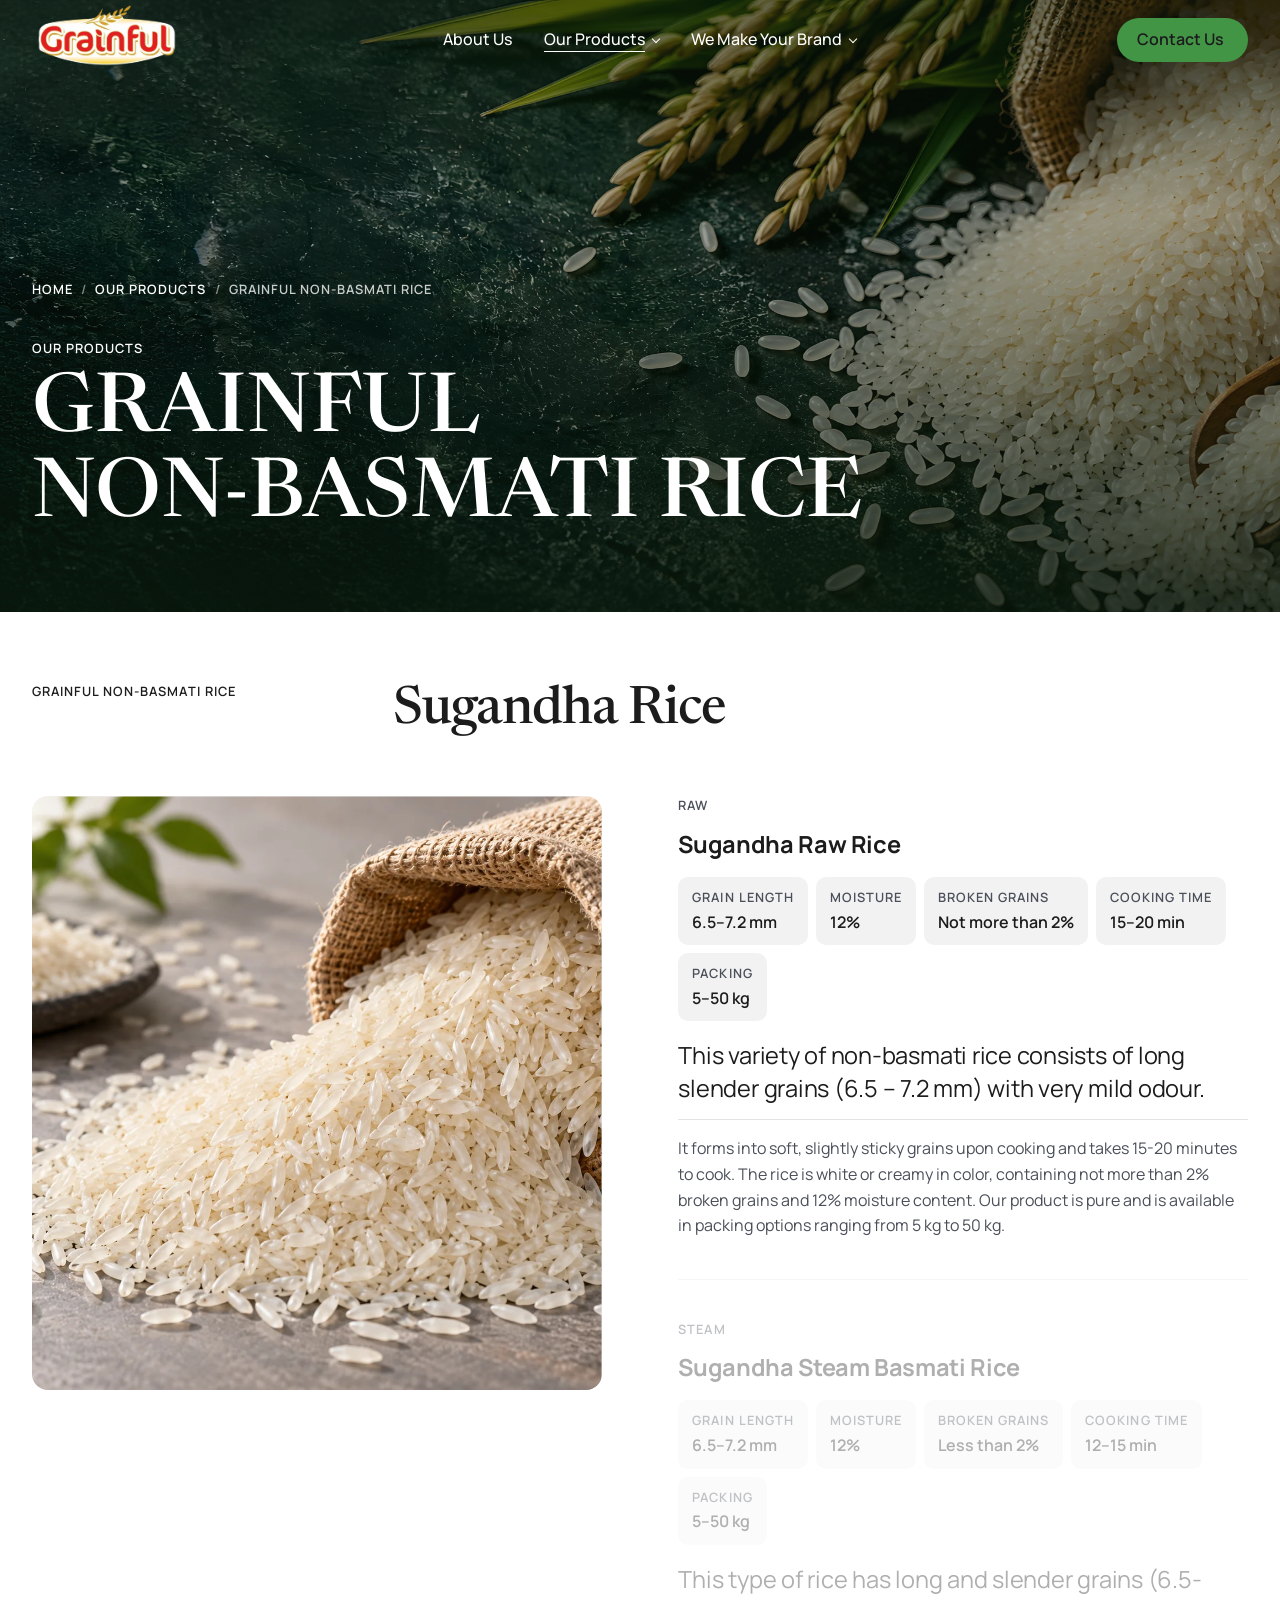
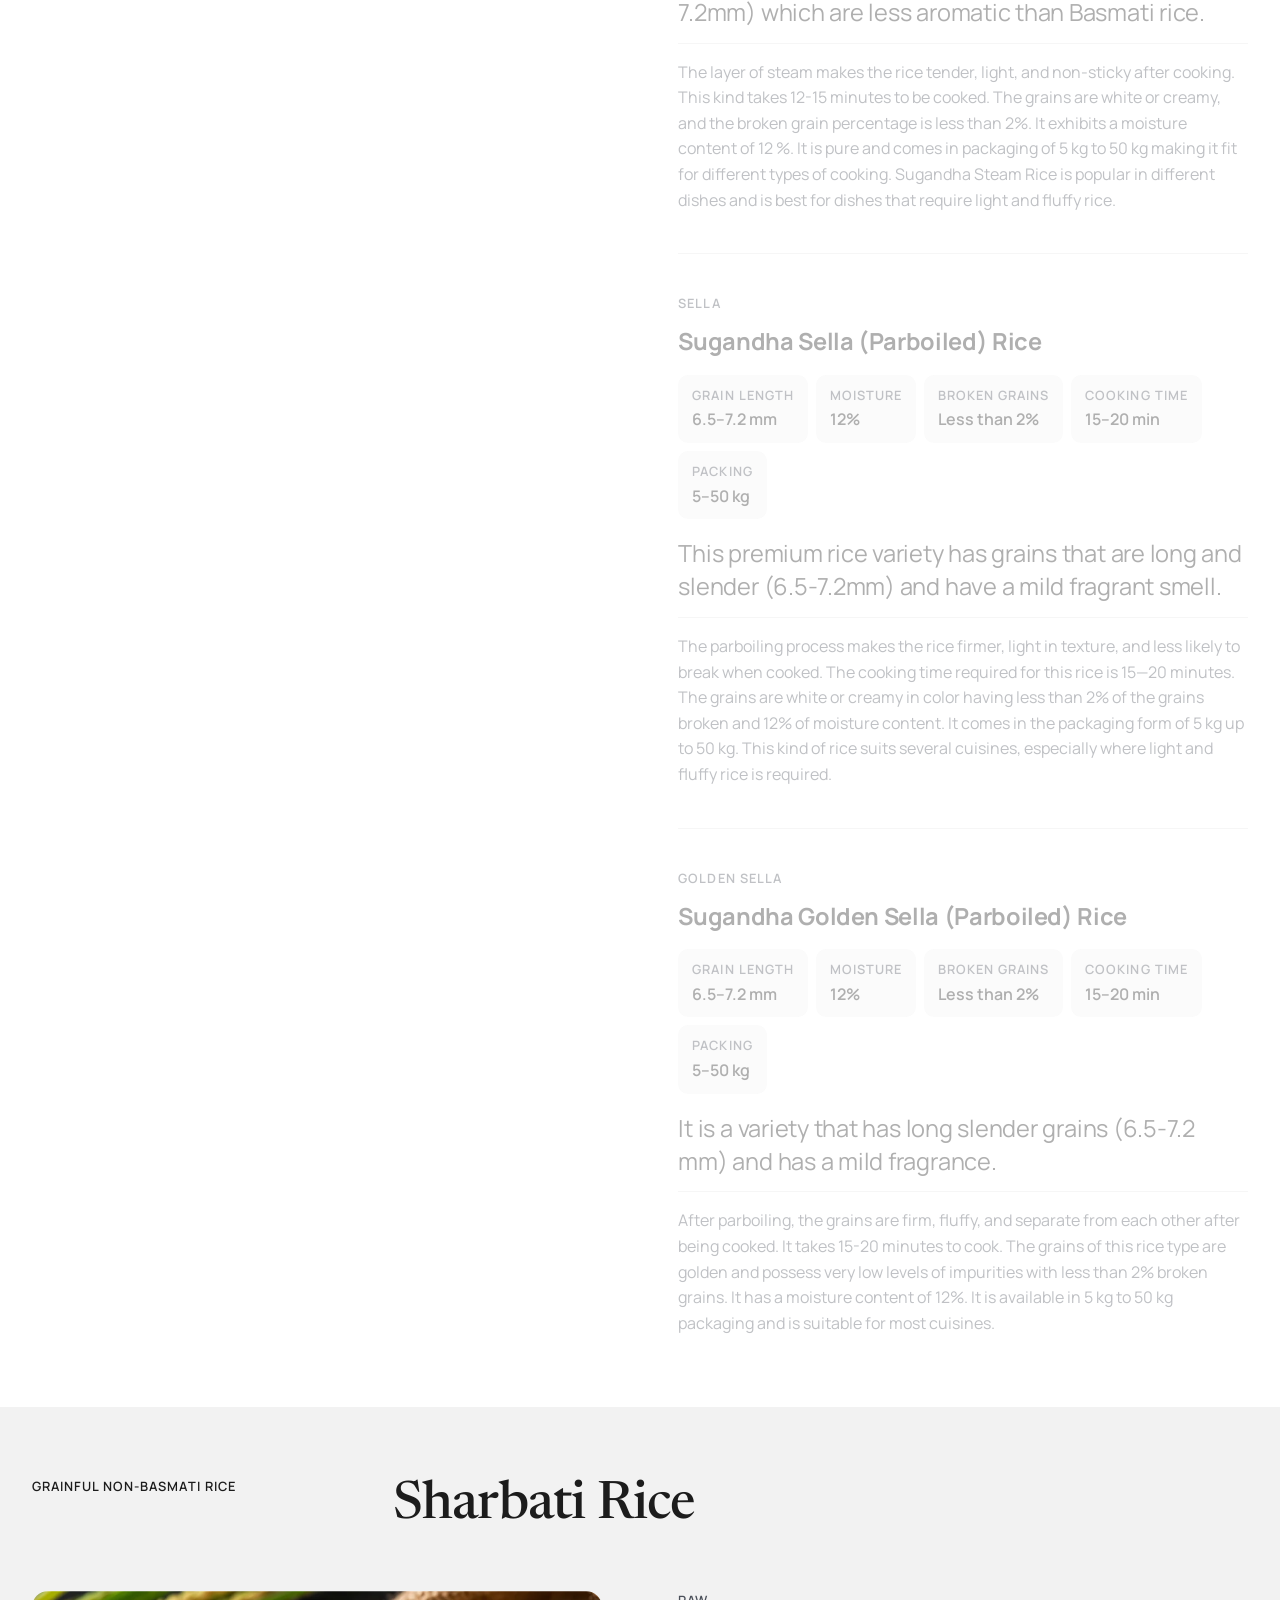
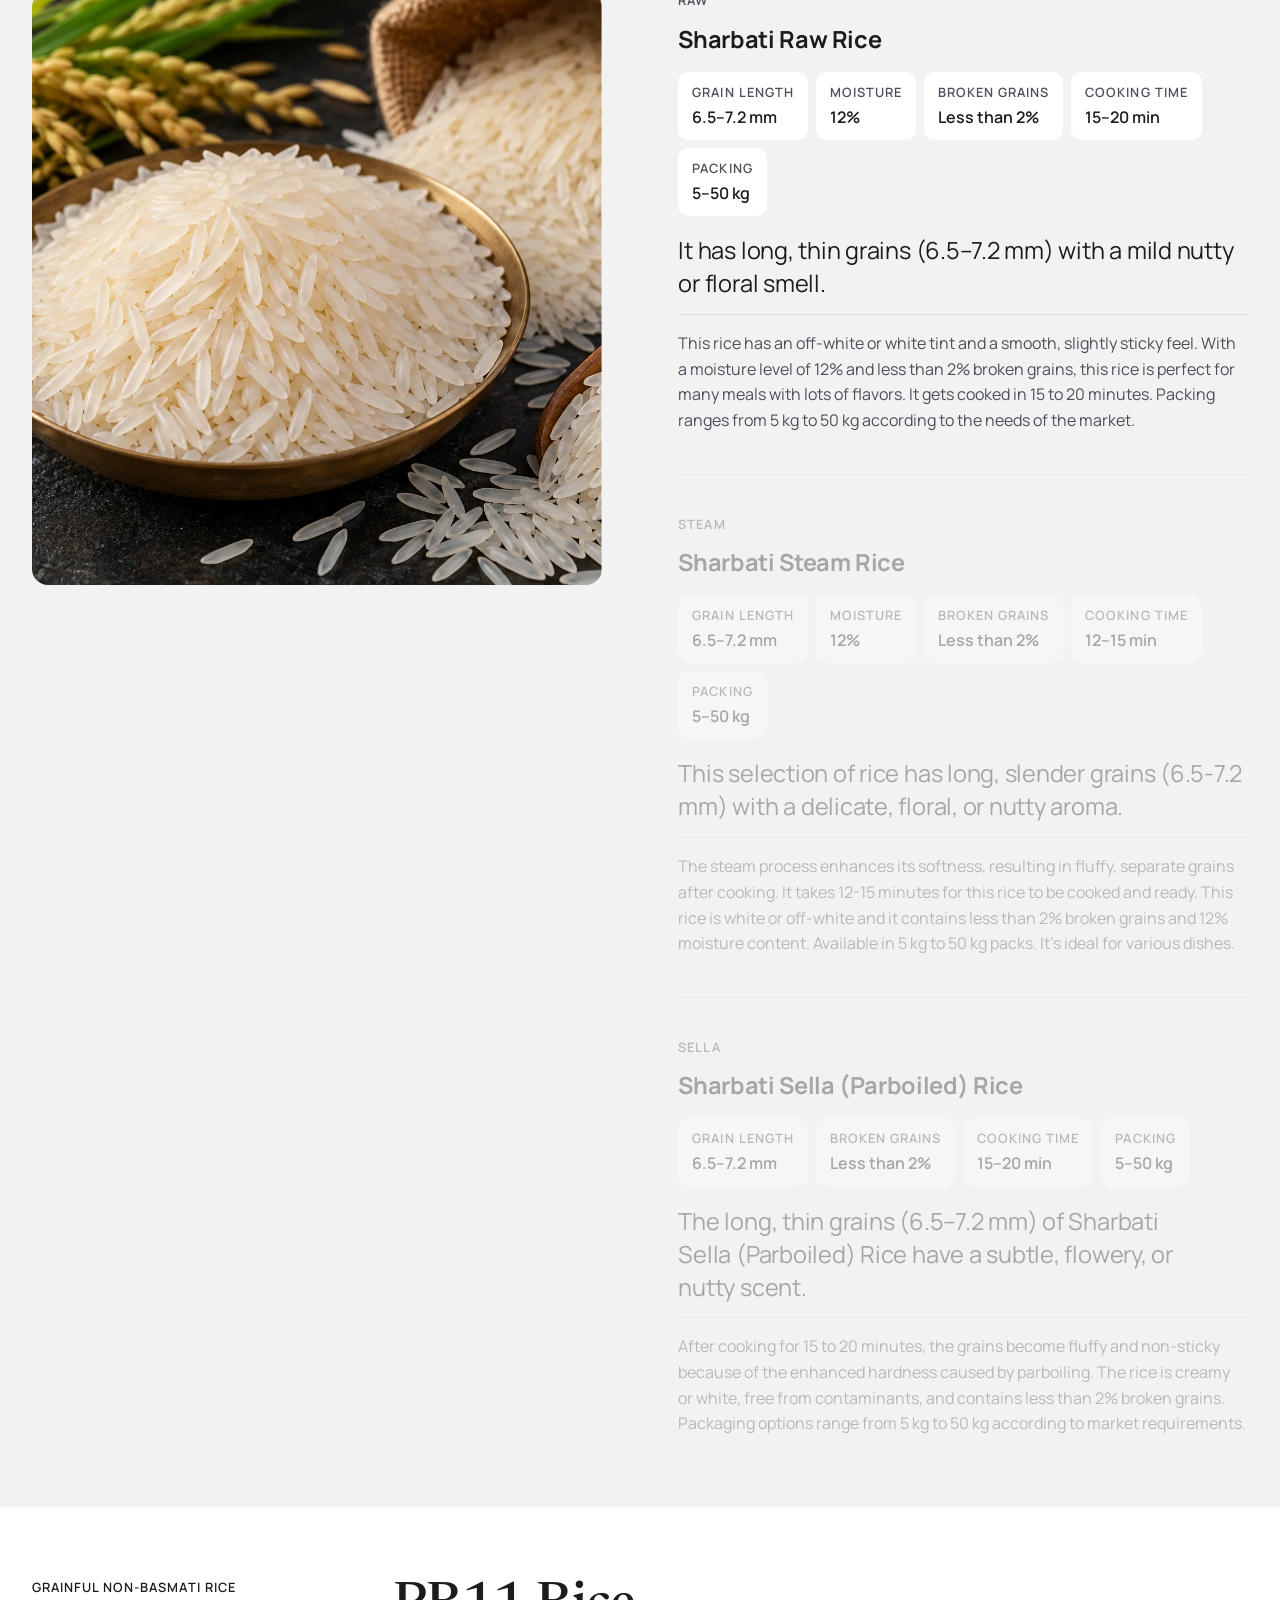
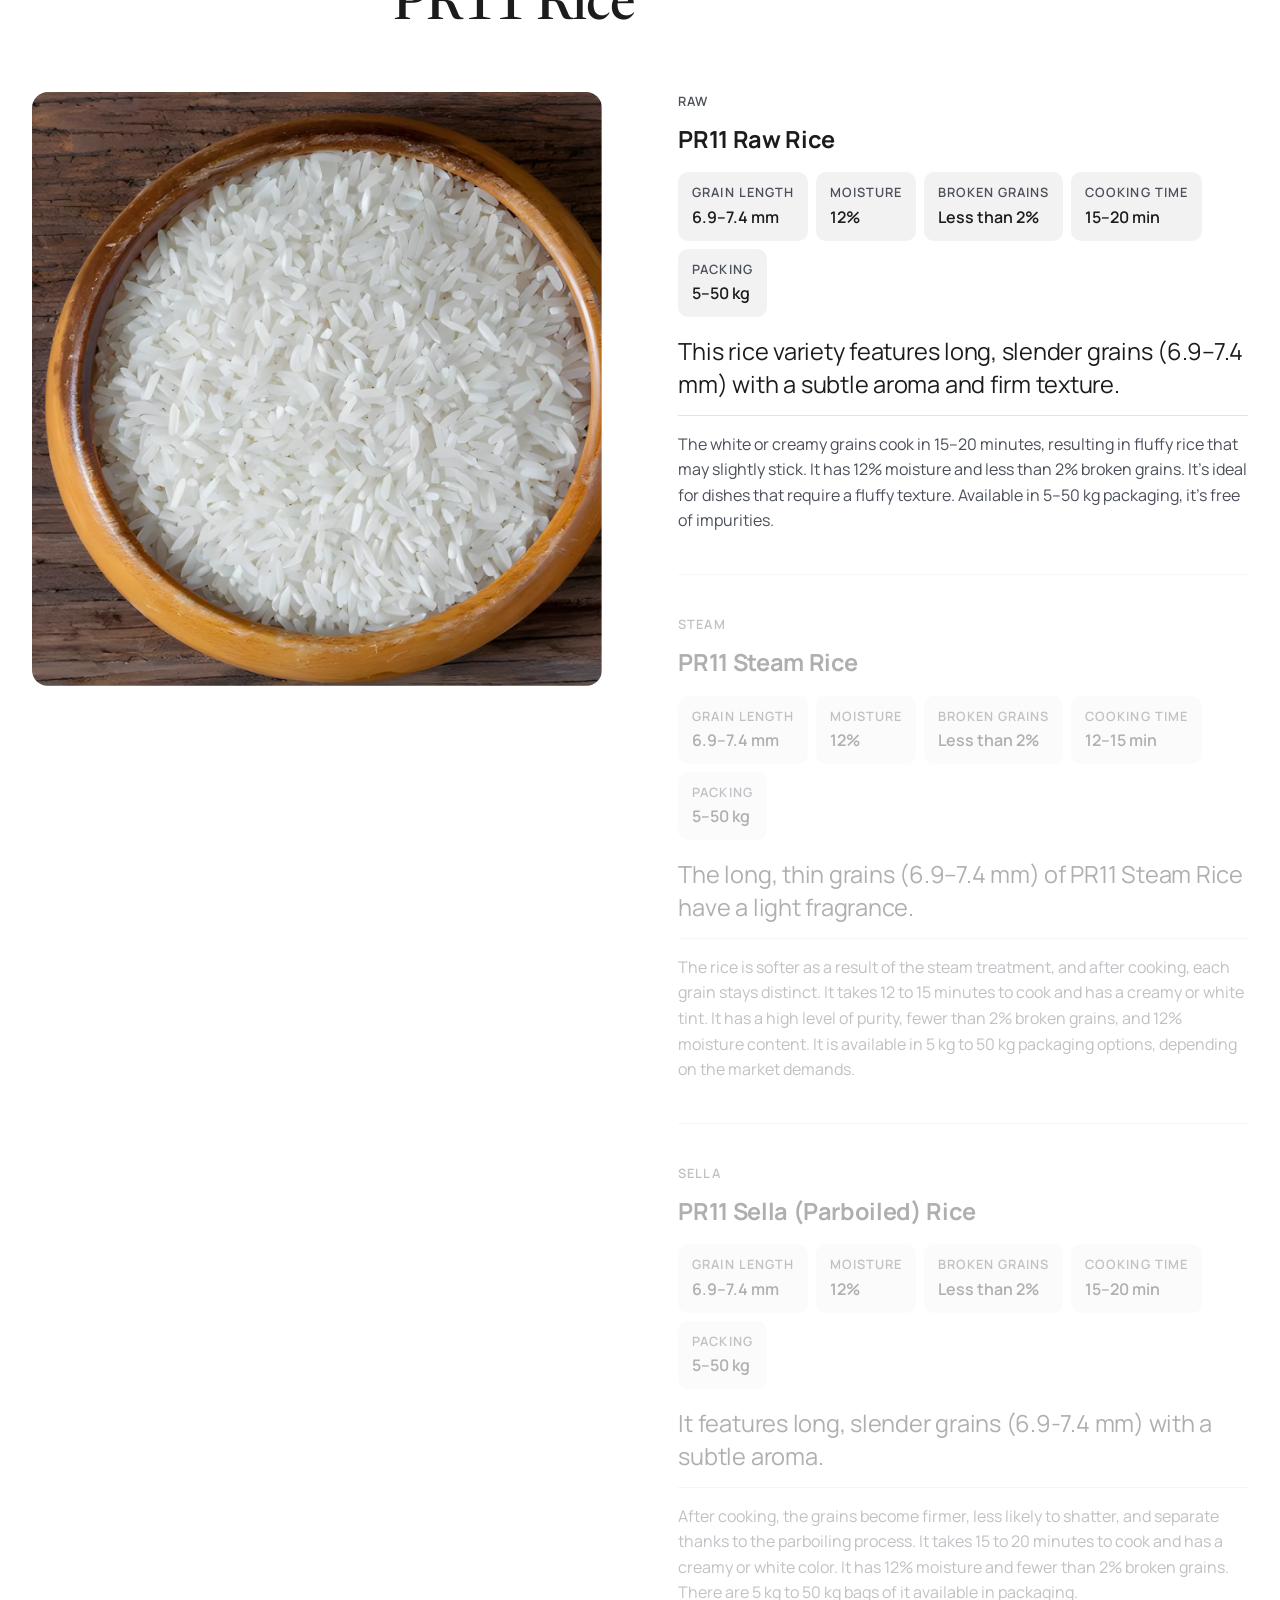
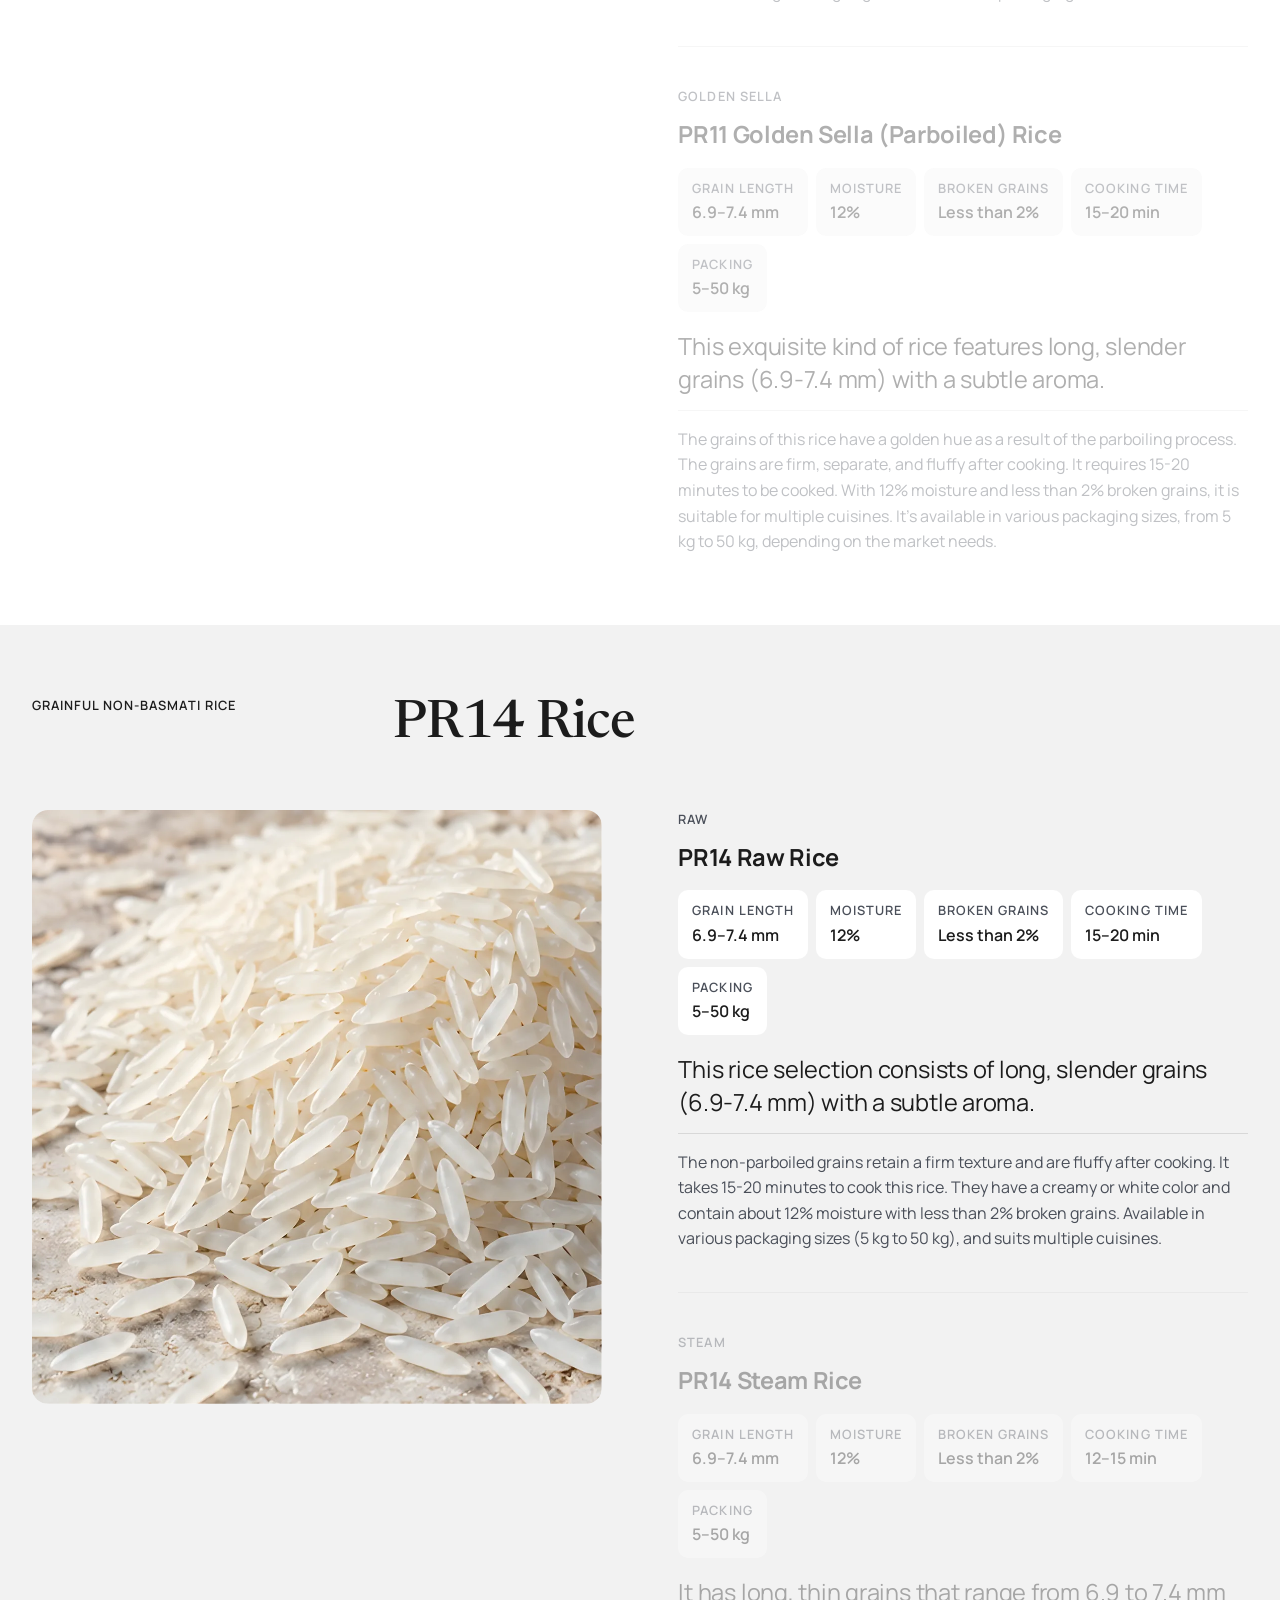
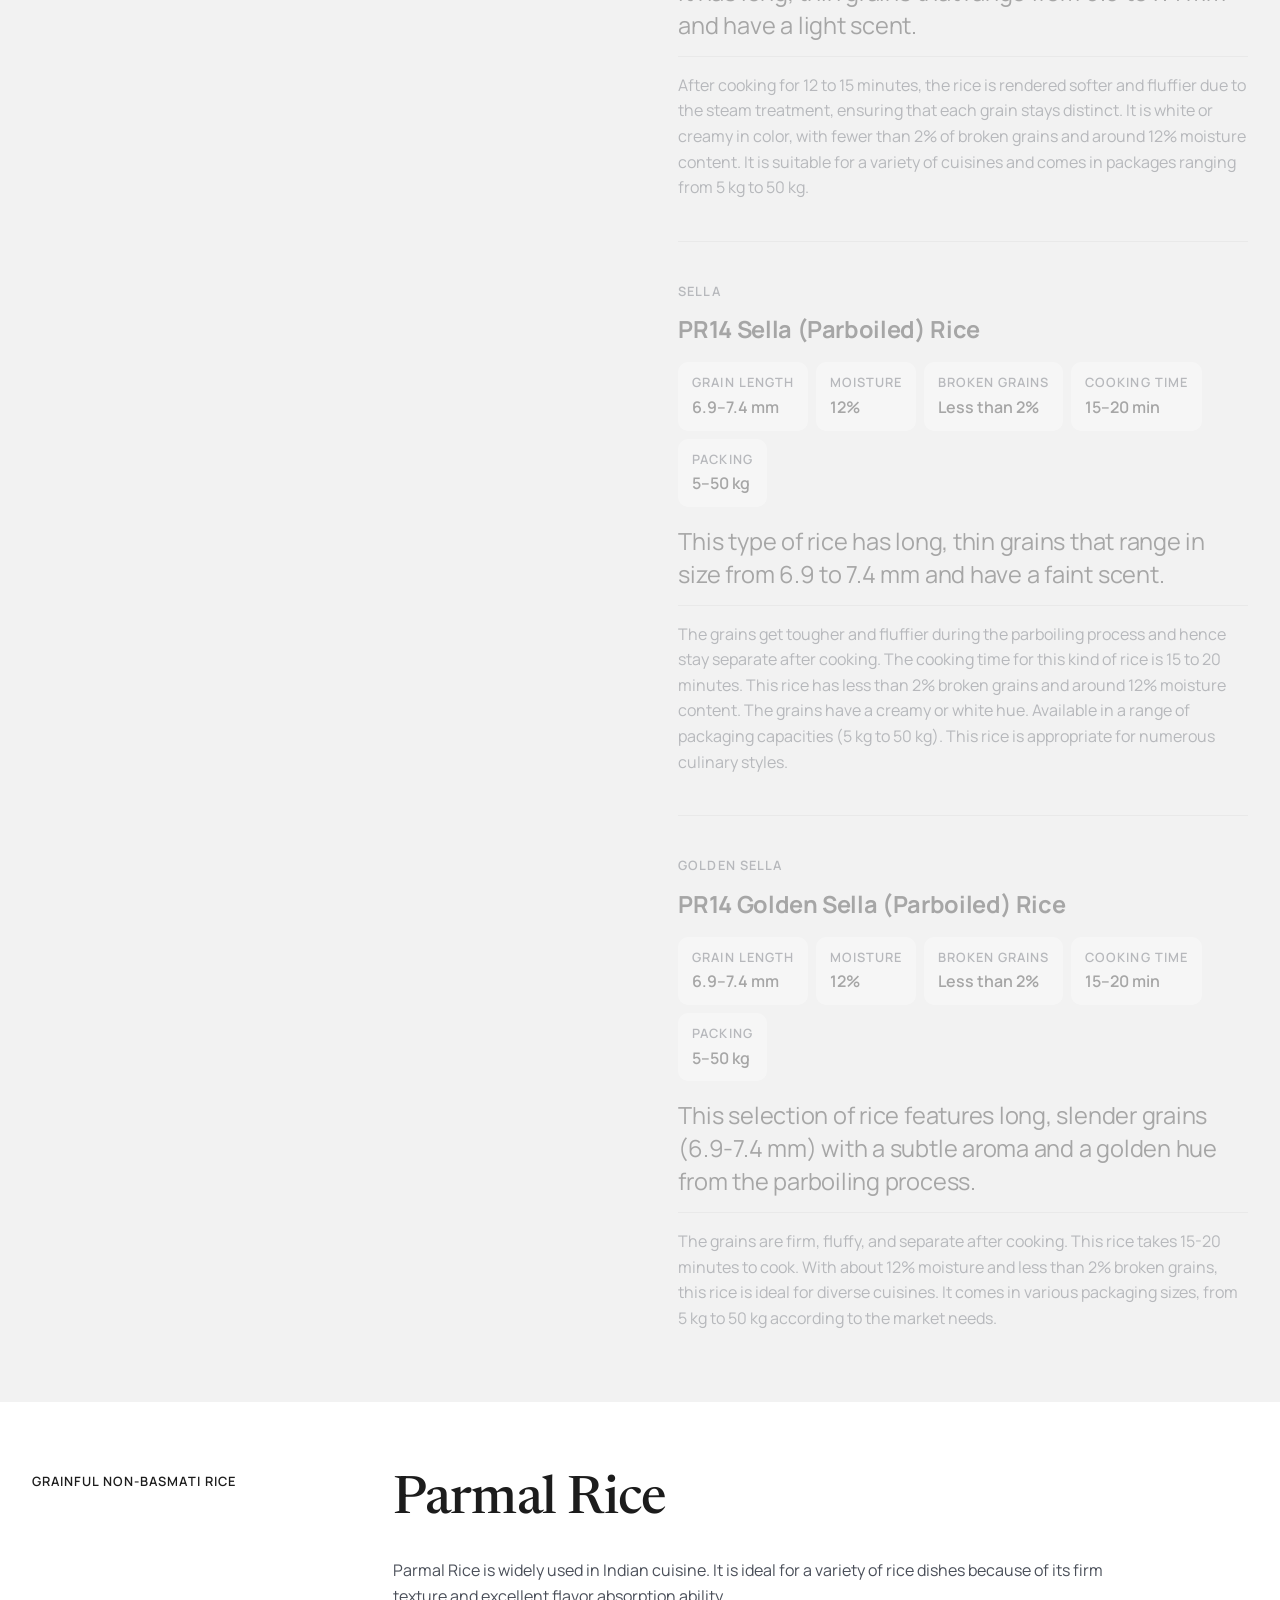
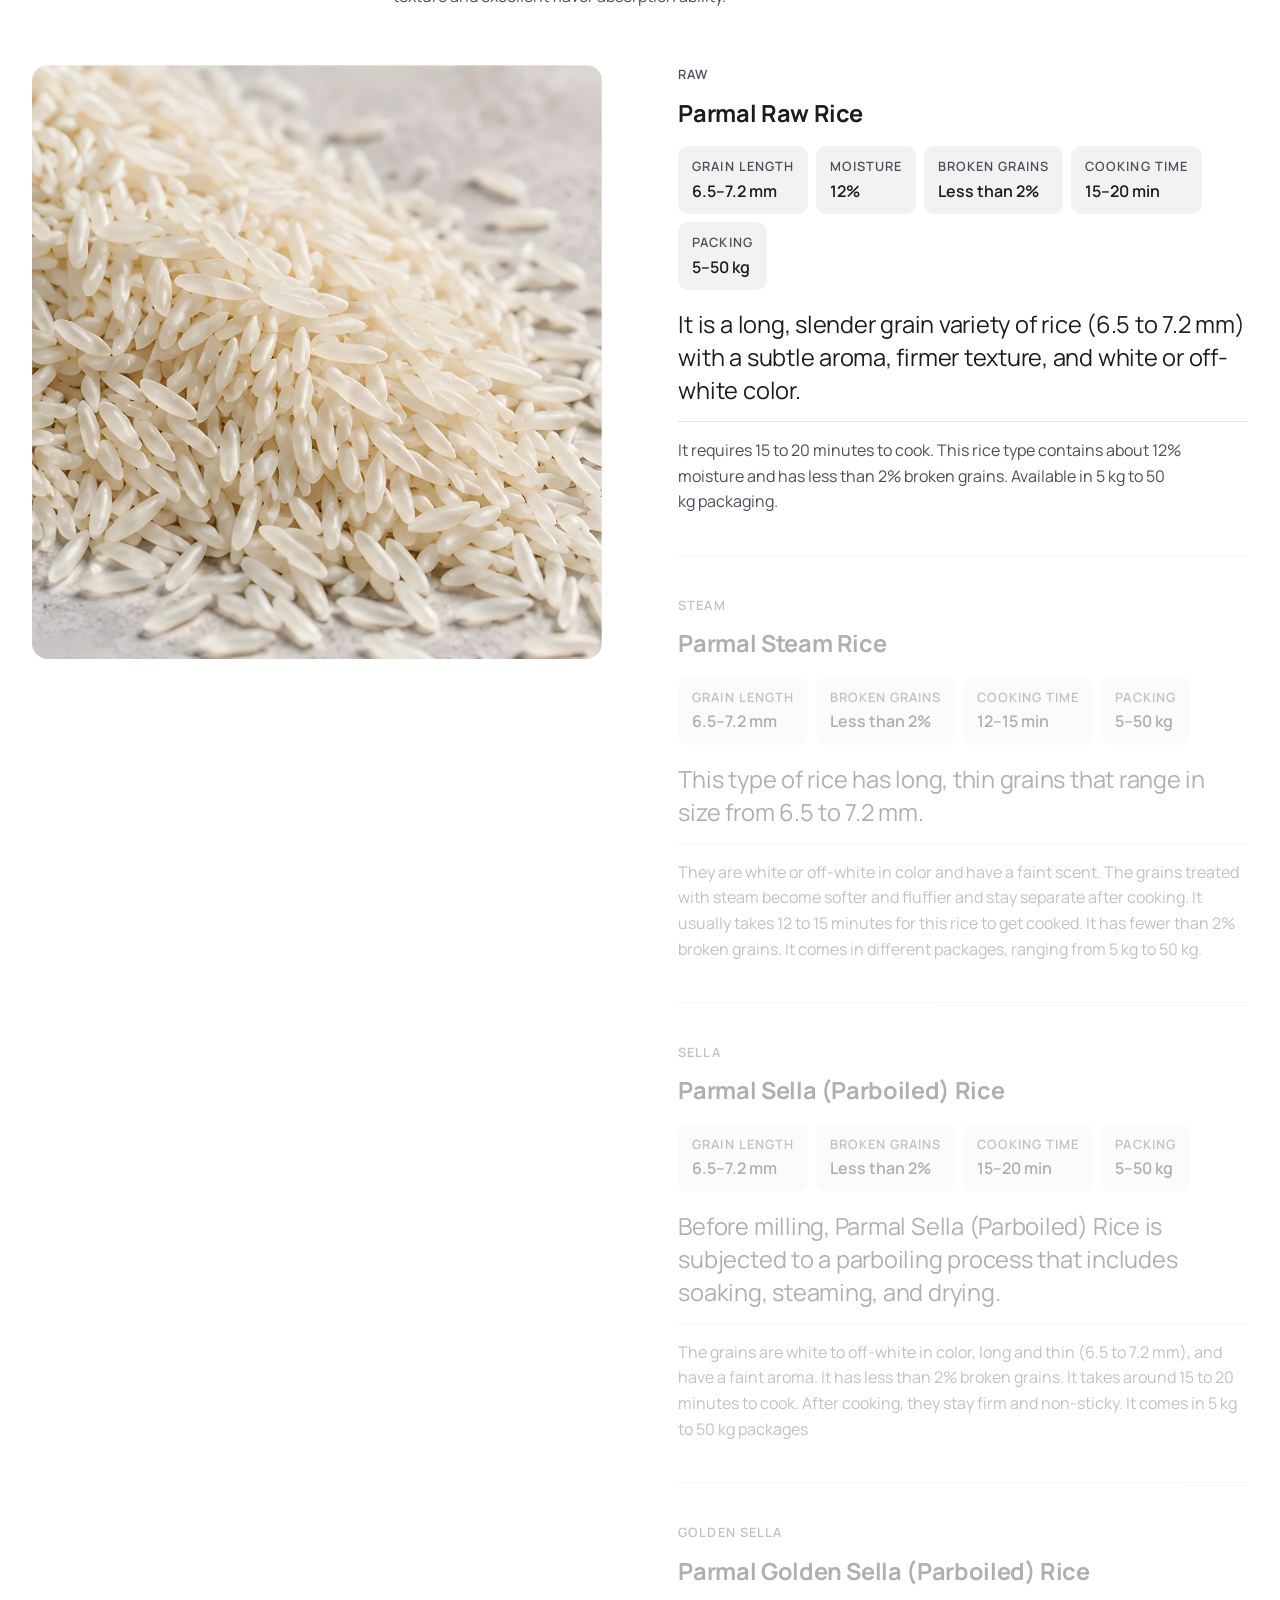
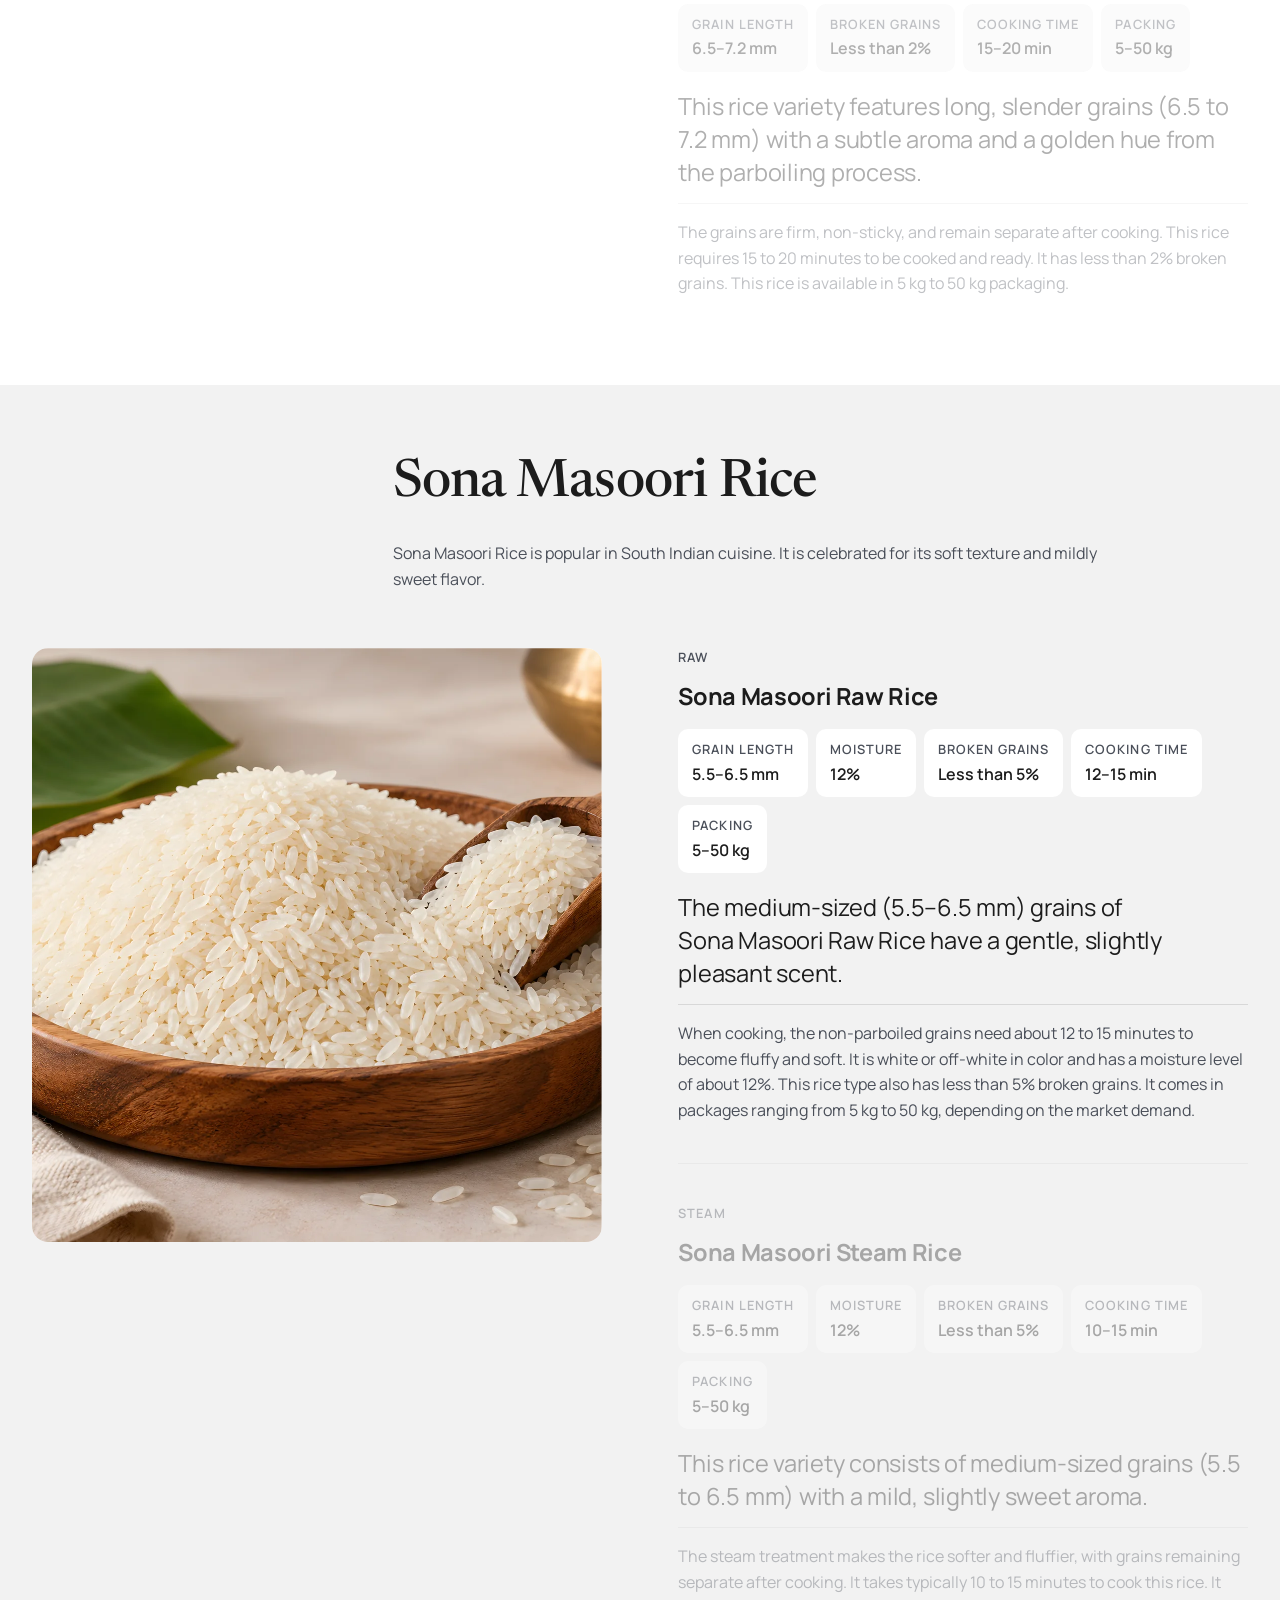
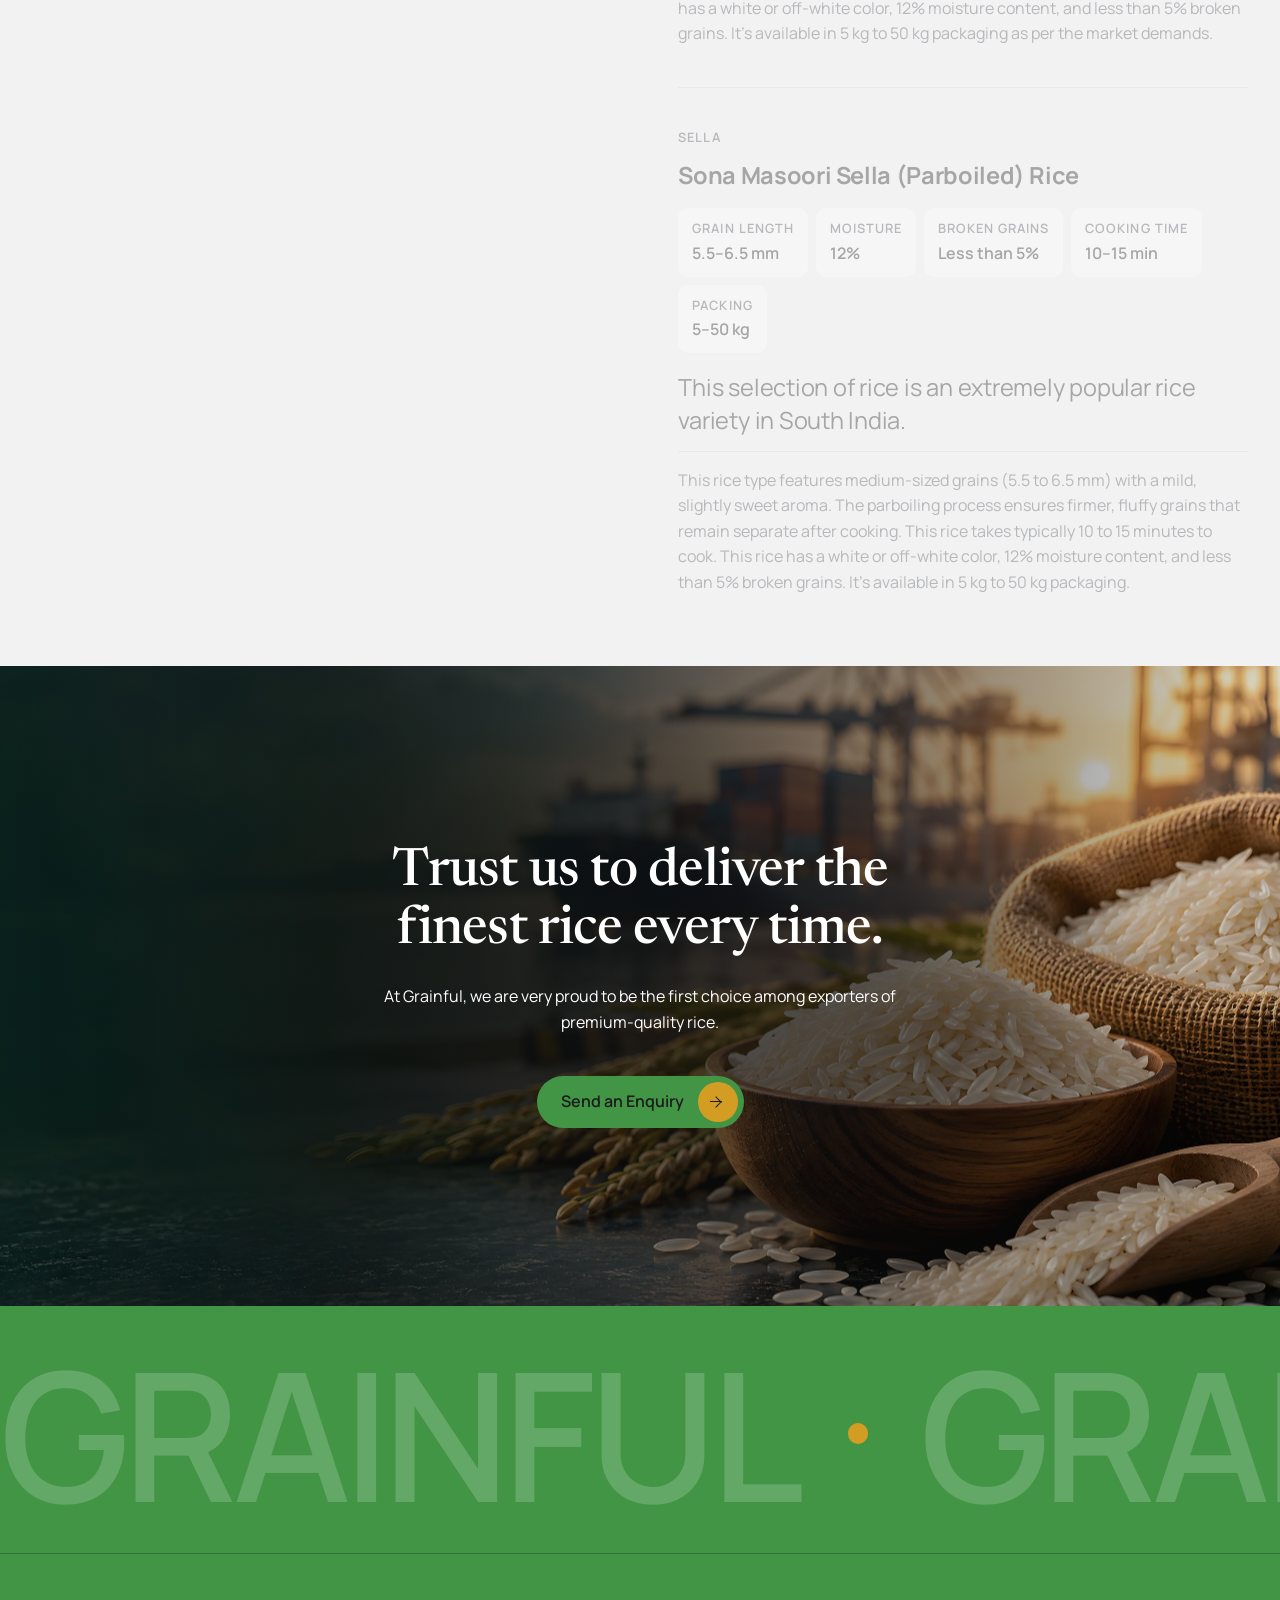
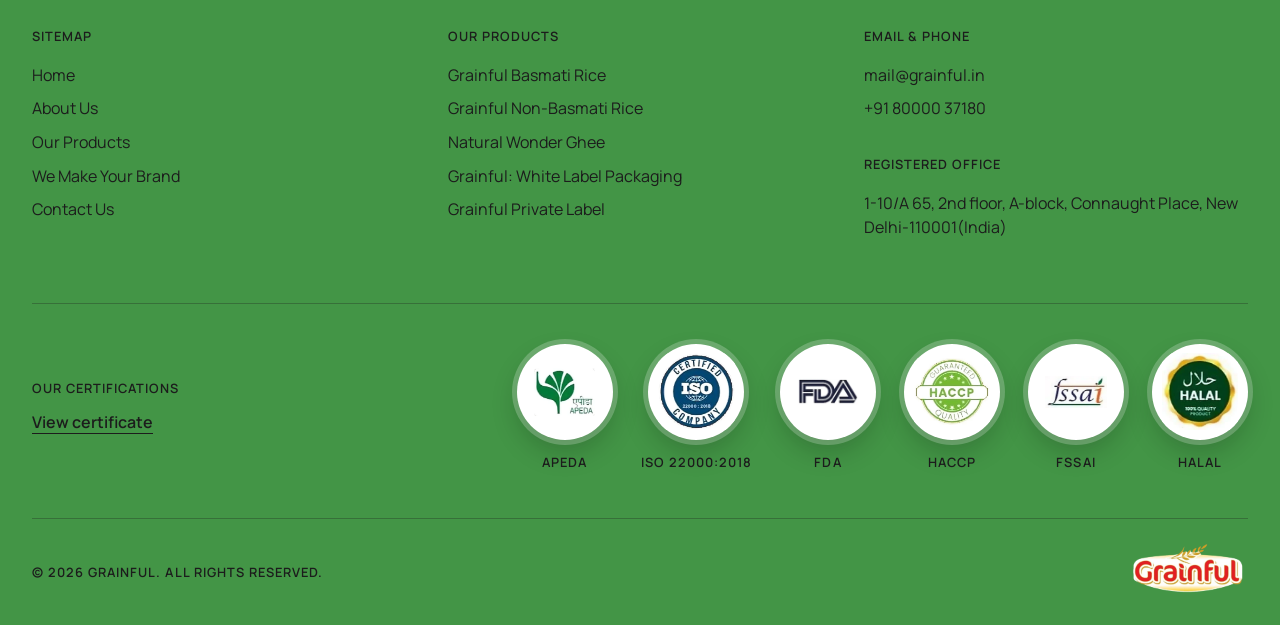
<file: grainful-non-basmati-rice/index.html>
<!DOCTYPE html>
<html lang="en">
<head>
  <meta charset="UTF-8">
  <meta name="robots" content="noindex, nofollow">
  <meta name="viewport" content="width=device-width, initial-scale=1">
  <title>Grainful Non-Basmati Rice – Grainful</title>
  <meta name="description" content="This variety of non-basmati rice consists of long slender grains (6.5 – 7.2 mm) with very mild odour.">
  <link rel="canonical" href="../grainful-non-basmati-rice/">
  <meta name="theme-color" content="#439546">
  <meta property="og:type" content="website">
  <meta property="og:site_name" content="Grainful">
  <meta property="og:title" content="Grainful Non-Basmati Rice – Grainful">
  <meta property="og:description" content="This variety of non-basmati rice consists of long slender grains (6.5 – 7.2 mm) with very mild odour.">
  <meta property="og:url" content="https://grainful.in/grainful-non-basmati-rice/">
  <meta property="og:image" content="https://grainful.in/wp-content/uploads/2024/09/DC-D0002-JAN-DCC04-GRAINFUL-LOGO-06-01-2025.jpg">
  <link rel="icon" href="../assets/img/grainful-logo-360.webp">
  <link rel="preload" as="font" type="font/woff2" href="../assets/fonts/Manrope-Variable.woff2" crossorigin>
  <link rel="preload" as="font" type="font/woff2" href="../assets/fonts/Newsreader-Variable.woff2" crossorigin>
  <link rel="preload" as="image" href="../assets/img/pages/nonbasmati-hero.webp" imagesrcset="../assets/img/pages/nonbasmati-hero-1200.webp 1200w, ../assets/img/pages/nonbasmati-hero.webp 2560w" imagesizes="100vw">
  <link rel="stylesheet" href="../assets/css/styles.css?v=411ceaeb48">
</head>
<body>
  <a class="skip" href="#main">Skip to content</a>

  <!-- Header (Himon): logo left, links centre (Our Products and We Make Your Brand open their pages on hover / focus),
       one button right; transparent over the top photo, white once scrolled -->
  <header class="hdr" data-hdr>
    <div class="wrap hdr-in">
      <a class="hdr-logo" href="../"><img src="../assets/img/grainful-logo-360.webp" srcset="../assets/img/grainful-logo-360.webp 360w, ../assets/img/grainful-logo.webp 721w" sizes="150px" alt="Grainful" width="360" height="173"></a>
      <nav class="nav" id="nav" aria-label="Main">
        <ul class="nav-list" role="list">
          <li><a href="../about-us/">About Us</a></li>
          <li class="has-sub"><a href="../our-products/" class="is-here">Our Products</a>
            <div class="nav-sub"><ul class="nav-sub-in" role="list"><li><a href="../grainful-basmati-rice/">Grainful Basmati Rice</a></li><li><a href="../grainful-non-basmati-rice/" aria-current="page">Grainful Non-Basmati Rice</a></li><li><a href="../natural-wonder-ghee/">Natural Wonder Ghee</a></li></ul></div>
          </li>
          <li class="has-sub"><a href="../we-make-your-brand/">We Make Your Brand</a>
            <div class="nav-sub"><ul class="nav-sub-in" role="list"><li><a href="../grainful-white-label-packaging/">Grainful: White Label Packaging</a></li><li><a href="../grainful-private-label/">Grainful Private Label</a></li></ul></div>
          </li>
          <li class="nav-cta-m"><a href="../contact-us/">Contact Us</a></li>
        </ul>
      </nav>
      <a class="btn btn--sm hdr-cta" href="../contact-us/"><span>Contact Us</span></a>
      <button class="burger" type="button" aria-expanded="false" aria-controls="nav" data-burger><span class="sr-only">Menu</span><span class="burger-lines" aria-hidden="true"></span></button>
    </div>
  </header>

  <main id="main" class="inner">
    <!-- Page head (as the home page's hero): grainful.in's banner photo settling under the green shade, the trail of
         pages, the mono label and the title rising line by line -->
    <section class="pg-hero pg-hero--v2">
      <img class="pg-hero-img pg-hero-img--nonbasmati" src="../assets/img/pages/nonbasmati-hero.webp" srcset="../assets/img/pages/nonbasmati-hero-1200.webp 1200w, ../assets/img/pages/nonbasmati-hero.webp 2560w" sizes="100vw" alt="" width="2560" height="1007" fetchpriority="high">
      <div class="wrap pg-hero-in">
        <nav class="crumbs" aria-label="Breadcrumb"><ol role="list"><li><a href="../">Home</a></li><li><a href="../our-products/">Our Products</a></li><li><span aria-current="page">Grainful Non-Basmati Rice</span></li></ol></nav>
        <div class="rv-mask pg-hero-label"><p class="label" data-reveal="mask">Our Products</p></div>
        <h1 class="pg-title"><span class="rv-mask pg-tl"><span data-reveal="mask">Grainful</span></span> <span class="rv-mask pg-tl"><span data-reveal="mask">Non-Basmati Rice</span></span></h1>
      </div>
    </section>


    <!-- Sugandha Rice: grainful.in's text for each grade, word for word -->
    <section class="pg-vgroup" id="v-sugandha-rice" aria-labelledby="v-sugandha-rice-h" data-vstage>
      <div class="wrap">
        <div class="split pg-vhead">
          <div class="rv-mask"><p class="label" data-reveal="mask">Grainful Non-Basmati Rice</p></div>
          <div>
            <div class="rv-mask"><h2 id="v-sugandha-rice-h" class="pg-vh" data-reveal="mask">Sugandha Rice</h2></div>
          </div>
        </div>
        <div class="vg-body">
          <div class="vg-media" aria-hidden="true" data-reveal="rise"><div class="vg-frame">
            <img class="vg-layer is-shown" src="../assets/img/pages/nonbasmati-sugandha-raw-rice.webp" alt="" width="1436" height="1074" loading="lazy">
            <img class="vg-layer" src="../assets/img/pages/nonbasmati-sugandha-steam-basmati-rice.webp" alt="" width="1436" height="1074" loading="lazy">
            <img class="vg-layer" src="../assets/img/pages/nonbasmati-sugandha-sella-parboiled-rice.webp" alt="" width="1436" height="1074" loading="lazy">
            <img class="vg-layer" src="../assets/img/pages/nonbasmati-sugandha-golden-sella-parboiled-rice.webp" alt="" width="1436" height="1074" loading="lazy">
          </div></div>
          <ul class="vg-list" role="list">
            <li class="vg-item is-on" data-vitem="0">
              <figure class="vg-item-img"><img src="../assets/img/pages/nonbasmati-sugandha-raw-rice.webp" alt="Rice" width="1436" height="1074" loading="lazy"></figure>
              <p class="label vg-grade">Raw</p>
              <h3 class="vg-name">Sugandha Raw Rice</h3>
              <dl class="vg-specs"><div><dt>Grain length</dt><dd>6.5–7.2 mm</dd></div><div><dt>Moisture</dt><dd>12%</dd></div><div><dt>Broken grains</dt><dd>Not more than 2%</dd></div><div><dt>Cooking time</dt><dd>15–20 min</dd></div><div><dt>Packing</dt><dd>5–50 kg</dd></div></dl>
              <p class="vg-lead">This variety of non-basmati rice consists of long slender grains (6.5 – 7.2 mm) with very mild odour.</p>
              <p class="vg-rest">It forms into soft, slightly sticky grains upon cooking and takes 15-20 minutes to cook. The rice is white or creamy in color, containing not more than 2% broken grains and 12% moisture content. Our product is pure and is available in packing options ranging from 5 kg to 50 kg.</p>
            </li>
            <li class="vg-item" data-vitem="1">
              <figure class="vg-item-img"><img src="../assets/img/pages/nonbasmati-sugandha-steam-basmati-rice.webp" alt="Rice" width="1436" height="1074" loading="lazy"></figure>
              <p class="label vg-grade">Steam</p>
              <h3 class="vg-name">Sugandha Steam Basmati Rice</h3>
              <dl class="vg-specs"><div><dt>Grain length</dt><dd>6.5–7.2 mm</dd></div><div><dt>Moisture</dt><dd>12%</dd></div><div><dt>Broken grains</dt><dd>Less than 2%</dd></div><div><dt>Cooking time</dt><dd>12–15 min</dd></div><div><dt>Packing</dt><dd>5–50 kg</dd></div></dl>
              <p class="vg-lead">This type of rice has long and slender grains (6.5-7.2mm) which are less aromatic than Basmati rice.</p>
              <p class="vg-rest">The layer of steam makes the rice tender, light, and non-sticky after cooking. This kind takes 12-15 minutes to be cooked. The grains are white or creamy, and the broken grain percentage is less than 2%. It exhibits a moisture content of 12 %. It is pure and comes in packaging of 5 kg to 50 kg making it fit for different types of cooking. Sugandha Steam Rice is popular in different dishes and is best for dishes that require light and fluffy rice.</p>
            </li>
            <li class="vg-item" data-vitem="2">
              <figure class="vg-item-img"><img src="../assets/img/pages/nonbasmati-sugandha-sella-parboiled-rice.webp" alt="Rice" width="1436" height="1074" loading="lazy"></figure>
              <p class="label vg-grade">Sella</p>
              <h3 class="vg-name">Sugandha Sella (Parboiled) Rice</h3>
              <dl class="vg-specs"><div><dt>Grain length</dt><dd>6.5–7.2 mm</dd></div><div><dt>Moisture</dt><dd>12%</dd></div><div><dt>Broken grains</dt><dd>Less than 2%</dd></div><div><dt>Cooking time</dt><dd>15–20 min</dd></div><div><dt>Packing</dt><dd>5–50 kg</dd></div></dl>
              <p class="vg-lead">This premium rice variety has grains that are long and slender (6.5-7.2mm) and have a mild fragrant smell.</p>
              <p class="vg-rest">The parboiling process makes the rice firmer, light in texture, and less likely to break when cooked. The cooking time required for this rice is 15—20 minutes. The grains are white or creamy in color having less than 2% of the grains broken and 12% of moisture content. It comes in the packaging form of 5 kg up to 50 kg. This kind of rice suits several cuisines, especially where light and fluffy rice is required.</p>
            </li>
            <li class="vg-item" data-vitem="3">
              <figure class="vg-item-img"><img src="../assets/img/pages/nonbasmati-sugandha-golden-sella-parboiled-rice.webp" alt="Rice" width="1436" height="1074" loading="lazy"></figure>
              <p class="label vg-grade">Golden Sella</p>
              <h3 class="vg-name">Sugandha Golden Sella (Parboiled) Rice</h3>
              <dl class="vg-specs"><div><dt>Grain length</dt><dd>6.5–7.2 mm</dd></div><div><dt>Moisture</dt><dd>12%</dd></div><div><dt>Broken grains</dt><dd>Less than 2%</dd></div><div><dt>Cooking time</dt><dd>15–20 min</dd></div><div><dt>Packing</dt><dd>5–50 kg</dd></div></dl>
              <p class="vg-lead">It is a variety that has long slender grains (6.5-7.2 mm) and has a mild fragrance.</p>
              <p class="vg-rest">After parboiling, the grains are firm, fluffy, and separate from each other after being cooked. It takes 15-20 minutes to cook. The grains of this rice type are golden and possess very low levels of impurities with less than 2% broken grains. It has a moisture content of 12%. It is available in 5 kg to 50 kg packaging and is suitable for most cuisines.</p>
            </li>
          </ul>
        </div>
      </div>
    </section>

    <!-- Sharbati Rice: grainful.in's text for each grade, word for word -->
    <section class="pg-vgroup pg-sec--mist" id="v-sharbati-rice" aria-labelledby="v-sharbati-rice-h" data-vstage>
      <div class="wrap">
        <div class="split pg-vhead">
          <div class="rv-mask"><p class="label" data-reveal="mask">Grainful Non-Basmati Rice</p></div>
          <div>
            <div class="rv-mask"><h2 id="v-sharbati-rice-h" class="pg-vh" data-reveal="mask">Sharbati Rice</h2></div>
          </div>
        </div>
        <div class="vg-body">
          <div class="vg-media" aria-hidden="true" data-reveal="rise"><div class="vg-frame">
            <img class="vg-layer is-shown" src="../assets/img/pages/nonbasmati-sharbati-raw-rice.webp" alt="" width="1536" height="1024" loading="lazy">
            <img class="vg-layer" src="../assets/img/pages/nonbasmati-sharbati-steam-rice.webp" alt="" width="1536" height="1024" loading="lazy">
            <img class="vg-layer" src="../assets/img/pages/nonbasmati-sharbati-sella-parboiled-rice.webp" alt="" width="1536" height="1024" loading="lazy">
          </div></div>
          <ul class="vg-list" role="list">
            <li class="vg-item is-on" data-vitem="0">
              <figure class="vg-item-img"><img src="../assets/img/pages/nonbasmati-sharbati-raw-rice.webp" alt="Rice" width="1536" height="1024" loading="lazy"></figure>
              <p class="label vg-grade">Raw</p>
              <h3 class="vg-name">Sharbati Raw Rice</h3>
              <dl class="vg-specs"><div><dt>Grain length</dt><dd>6.5–7.2 mm</dd></div><div><dt>Moisture</dt><dd>12%</dd></div><div><dt>Broken grains</dt><dd>Less than 2%</dd></div><div><dt>Cooking time</dt><dd>15–20 min</dd></div><div><dt>Packing</dt><dd>5–50 kg</dd></div></dl>
              <p class="vg-lead">It has long, thin grains (6.5–7.2 mm) with a mild nutty or floral smell.</p>
              <p class="vg-rest">This rice has an off-white or white tint and a smooth, slightly sticky feel. With a moisture level of 12% and less than 2% broken grains, this rice is perfect for many meals with lots of flavors. It gets cooked in 15 to 20 minutes. Packing ranges from 5 kg to 50 kg according to the needs of the market.</p>
            </li>
            <li class="vg-item" data-vitem="1">
              <figure class="vg-item-img"><img src="../assets/img/pages/nonbasmati-sharbati-steam-rice.webp" alt="Rice" width="1536" height="1024" loading="lazy"></figure>
              <p class="label vg-grade">Steam</p>
              <h3 class="vg-name">Sharbati Steam Rice</h3>
              <dl class="vg-specs"><div><dt>Grain length</dt><dd>6.5–7.2 mm</dd></div><div><dt>Moisture</dt><dd>12%</dd></div><div><dt>Broken grains</dt><dd>Less than 2%</dd></div><div><dt>Cooking time</dt><dd>12–15 min</dd></div><div><dt>Packing</dt><dd>5–50 kg</dd></div></dl>
              <p class="vg-lead">This selection of rice has long, slender grains (6.5-7.2 mm) with a delicate, floral, or nutty aroma.</p>
              <p class="vg-rest">The steam process enhances its softness, resulting in fluffy, separate grains after cooking. It takes 12-15 minutes for this rice to be cooked and ready. This rice is white or off-white and it contains less than 2% broken grains and 12% moisture content. Available in 5 kg to 50 kg packs. It’s ideal for various dishes.</p>
            </li>
            <li class="vg-item" data-vitem="2">
              <figure class="vg-item-img"><img src="../assets/img/pages/nonbasmati-sharbati-sella-parboiled-rice.webp" alt="Rice" width="1536" height="1024" loading="lazy"></figure>
              <p class="label vg-grade">Sella</p>
              <h3 class="vg-name">Sharbati Sella (Parboiled) Rice</h3>
              <dl class="vg-specs"><div><dt>Grain length</dt><dd>6.5–7.2 mm</dd></div><div><dt>Broken grains</dt><dd>Less than 2%</dd></div><div><dt>Cooking time</dt><dd>15–20 min</dd></div><div><dt>Packing</dt><dd>5–50 kg</dd></div></dl>
              <p class="vg-lead">The long, thin grains (6.5–7.2 mm) of Sharbati Sella (Parboiled) Rice have a subtle, flowery, or nutty scent.</p>
              <p class="vg-rest">After cooking for 15 to 20 minutes, the grains become fluffy and non-sticky because of the enhanced hardness caused by parboiling. The rice is creamy or white, free from contaminants, and contains less than 2% broken grains. Packaging options range from 5 kg to 50 kg according to market requirements.</p>
            </li>
          </ul>
        </div>
      </div>
    </section>

    <!-- PR11 Rice: grainful.in's text for each grade, word for word -->
    <section class="pg-vgroup" id="v-pr11-rice" aria-labelledby="v-pr11-rice-h" data-vstage>
      <div class="wrap">
        <div class="split pg-vhead">
          <div class="rv-mask"><p class="label" data-reveal="mask">Grainful Non-Basmati Rice</p></div>
          <div>
            <div class="rv-mask"><h2 id="v-pr11-rice-h" class="pg-vh" data-reveal="mask">PR11 Rice</h2></div>
          </div>
        </div>
        <div class="vg-body">
          <div class="vg-media" aria-hidden="true" data-reveal="rise"><div class="vg-frame">
            <img class="vg-layer is-shown" src="../assets/img/pages/nonbasmati-pr11-raw-rice.webp" alt="" width="2048" height="1364" loading="lazy">
            <img class="vg-layer" src="../assets/img/pages/nonbasmati-pr11-steam-rice.webp" alt="" width="2048" height="1364" loading="lazy">
            <img class="vg-layer" src="../assets/img/pages/nonbasmati-pr11-sella-parboiled-rice.webp" alt="" width="2048" height="1364" loading="lazy">
            <img class="vg-layer" src="../assets/img/pages/nonbasmati-pr11-golden-sella-parboiled-rice.webp" alt="" width="740" height="494" loading="lazy">
          </div></div>
          <ul class="vg-list" role="list">
            <li class="vg-item is-on" data-vitem="0">
              <figure class="vg-item-img"><img src="../assets/img/pages/nonbasmati-pr11-raw-rice.webp" alt="Rice" width="2048" height="1364" loading="lazy"></figure>
              <p class="label vg-grade">Raw</p>
              <h3 class="vg-name">PR11 Raw Rice</h3>
              <dl class="vg-specs"><div><dt>Grain length</dt><dd>6.9–7.4 mm</dd></div><div><dt>Moisture</dt><dd>12%</dd></div><div><dt>Broken grains</dt><dd>Less than 2%</dd></div><div><dt>Cooking time</dt><dd>15–20 min</dd></div><div><dt>Packing</dt><dd>5–50 kg</dd></div></dl>
              <p class="vg-lead">This rice variety features long, slender grains (6.9–7.4 mm) with a subtle aroma and firm texture.</p>
              <p class="vg-rest">The white or creamy grains cook in 15–20 minutes, resulting in fluffy rice that may slightly stick. It has 12% moisture and less than 2% broken grains. It’s ideal for dishes that require a fluffy texture. Available in 5–50 kg packaging, it’s free of impurities.</p>
            </li>
            <li class="vg-item" data-vitem="1">
              <figure class="vg-item-img"><img src="../assets/img/pages/nonbasmati-pr11-steam-rice.webp" alt="Rice" width="2048" height="1364" loading="lazy"></figure>
              <p class="label vg-grade">Steam</p>
              <h3 class="vg-name">PR11 Steam Rice</h3>
              <dl class="vg-specs"><div><dt>Grain length</dt><dd>6.9–7.4 mm</dd></div><div><dt>Moisture</dt><dd>12%</dd></div><div><dt>Broken grains</dt><dd>Less than 2%</dd></div><div><dt>Cooking time</dt><dd>12–15 min</dd></div><div><dt>Packing</dt><dd>5–50 kg</dd></div></dl>
              <p class="vg-lead">The long, thin grains (6.9–7.4 mm) of PR11 Steam Rice have a light fragrance.</p>
              <p class="vg-rest">The rice is softer as a result of the steam treatment, and after cooking, each grain stays distinct. It takes 12 to 15 minutes to cook and has a creamy or white tint. It has a high level of purity, fewer than 2% broken grains, and 12% moisture content. It is available in 5 kg to 50 kg packaging options, depending on the market demands.</p>
            </li>
            <li class="vg-item" data-vitem="2">
              <figure class="vg-item-img"><img src="../assets/img/pages/nonbasmati-pr11-sella-parboiled-rice.webp" alt="Rice" width="2048" height="1364" loading="lazy"></figure>
              <p class="label vg-grade">Sella</p>
              <h3 class="vg-name">PR11 Sella (Parboiled) Rice</h3>
              <dl class="vg-specs"><div><dt>Grain length</dt><dd>6.9–7.4 mm</dd></div><div><dt>Moisture</dt><dd>12%</dd></div><div><dt>Broken grains</dt><dd>Less than 2%</dd></div><div><dt>Cooking time</dt><dd>15–20 min</dd></div><div><dt>Packing</dt><dd>5–50 kg</dd></div></dl>
              <p class="vg-lead">It features long, slender grains (6.9-7.4 mm) with a subtle aroma.</p>
              <p class="vg-rest">After cooking, the grains become firmer, less likely to shatter, and separate thanks to the parboiling process. It takes 15 to 20 minutes to cook and has a creamy or white color. It has 12% moisture and fewer than 2% broken grains. There are 5 kg to 50 kg bags of it available in packaging.</p>
            </li>
            <li class="vg-item" data-vitem="3">
              <figure class="vg-item-img"><img src="../assets/img/pages/nonbasmati-pr11-golden-sella-parboiled-rice.webp" alt="Rice" width="740" height="494" loading="lazy"></figure>
              <p class="label vg-grade">Golden Sella</p>
              <h3 class="vg-name">PR11 Golden Sella (Parboiled) Rice</h3>
              <dl class="vg-specs"><div><dt>Grain length</dt><dd>6.9–7.4 mm</dd></div><div><dt>Moisture</dt><dd>12%</dd></div><div><dt>Broken grains</dt><dd>Less than 2%</dd></div><div><dt>Cooking time</dt><dd>15–20 min</dd></div><div><dt>Packing</dt><dd>5–50 kg</dd></div></dl>
              <p class="vg-lead">This exquisite kind of rice features long, slender grains (6.9-7.4 mm) with a subtle aroma.</p>
              <p class="vg-rest">The grains of this rice have a golden hue as a result of the parboiling process. The grains are firm, separate, and fluffy after cooking. It requires 15-20 minutes to be cooked. With 12% moisture and less than 2% broken grains, it is suitable for multiple cuisines. It’s available in various packaging sizes, from 5 kg to 50 kg, depending on the market needs.</p>
            </li>
          </ul>
        </div>
      </div>
    </section>

    <!-- PR14 Rice: grainful.in's text for each grade, word for word -->
    <section class="pg-vgroup pg-sec--mist" id="v-pr14-rice" aria-labelledby="v-pr14-rice-h" data-vstage>
      <div class="wrap">
        <div class="split pg-vhead">
          <div class="rv-mask"><p class="label" data-reveal="mask">Grainful Non-Basmati Rice</p></div>
          <div>
            <div class="rv-mask"><h2 id="v-pr14-rice-h" class="pg-vh" data-reveal="mask">PR14 Rice</h2></div>
          </div>
        </div>
        <div class="vg-body">
          <div class="vg-media" aria-hidden="true" data-reveal="rise"><div class="vg-frame">
            <img class="vg-layer is-shown" src="../assets/img/pages/nonbasmati-pr14-raw-rice.webp" alt="" width="1600" height="1180" loading="lazy">
            <img class="vg-layer" src="../assets/img/pages/nonbasmati-pr14-steam-rice.webp" alt="" width="1600" height="1180" loading="lazy">
            <img class="vg-layer" src="../assets/img/pages/nonbasmati-pr14-sella-parboiled-rice.webp" alt="" width="1600" height="1180" loading="lazy">
            <img class="vg-layer" src="../assets/img/pages/nonbasmati-pr14-golden-sella-parboiled-rice.webp" alt="" width="1600" height="1180" loading="lazy">
          </div></div>
          <ul class="vg-list" role="list">
            <li class="vg-item is-on" data-vitem="0">
              <figure class="vg-item-img"><img src="../assets/img/pages/nonbasmati-pr14-raw-rice.webp" alt="Rice" width="1600" height="1180" loading="lazy"></figure>
              <p class="label vg-grade">Raw</p>
              <h3 class="vg-name">PR14 Raw Rice</h3>
              <dl class="vg-specs"><div><dt>Grain length</dt><dd>6.9–7.4 mm</dd></div><div><dt>Moisture</dt><dd>12%</dd></div><div><dt>Broken grains</dt><dd>Less than 2%</dd></div><div><dt>Cooking time</dt><dd>15–20 min</dd></div><div><dt>Packing</dt><dd>5–50 kg</dd></div></dl>
              <p class="vg-lead">This rice selection consists of long, slender grains (6.9-7.4 mm) with a subtle aroma.</p>
              <p class="vg-rest">The non-parboiled grains retain a firm texture and are fluffy after cooking. It takes 15-20 minutes to cook this rice. They have a creamy or white color and contain about 12% moisture with less than 2% broken grains. Available in various packaging sizes (5 kg to 50 kg), and suits multiple cuisines.</p>
            </li>
            <li class="vg-item" data-vitem="1">
              <figure class="vg-item-img"><img src="../assets/img/pages/nonbasmati-pr14-steam-rice.webp" alt="Rice" width="1600" height="1180" loading="lazy"></figure>
              <p class="label vg-grade">Steam</p>
              <h3 class="vg-name">PR14 Steam Rice</h3>
              <dl class="vg-specs"><div><dt>Grain length</dt><dd>6.9–7.4 mm</dd></div><div><dt>Moisture</dt><dd>12%</dd></div><div><dt>Broken grains</dt><dd>Less than 2%</dd></div><div><dt>Cooking time</dt><dd>12–15 min</dd></div><div><dt>Packing</dt><dd>5–50 kg</dd></div></dl>
              <p class="vg-lead">It has long, thin grains that range from 6.9 to 7.4 mm and have a light scent.</p>
              <p class="vg-rest">After cooking for 12 to 15 minutes, the rice is rendered softer and fluffier due to the steam treatment, ensuring that each grain stays distinct. It is white or creamy in color, with fewer than 2% of broken grains and around 12% moisture content. It is suitable for a variety of cuisines and comes in packages ranging from 5 kg to 50 kg.</p>
            </li>
            <li class="vg-item" data-vitem="2">
              <figure class="vg-item-img"><img src="../assets/img/pages/nonbasmati-pr14-sella-parboiled-rice.webp" alt="Rice" width="1600" height="1180" loading="lazy"></figure>
              <p class="label vg-grade">Sella</p>
              <h3 class="vg-name">PR14 Sella (Parboiled) Rice</h3>
              <dl class="vg-specs"><div><dt>Grain length</dt><dd>6.9–7.4 mm</dd></div><div><dt>Moisture</dt><dd>12%</dd></div><div><dt>Broken grains</dt><dd>Less than 2%</dd></div><div><dt>Cooking time</dt><dd>15–20 min</dd></div><div><dt>Packing</dt><dd>5–50 kg</dd></div></dl>
              <p class="vg-lead">This type of rice has long, thin grains that range in size from 6.9 to 7.4 mm and have a faint scent.</p>
              <p class="vg-rest">The grains get tougher and fluffier during the parboiling process and hence stay separate after cooking. The cooking time for this kind of rice is 15 to 20 minutes. This rice has less than 2% broken grains and around 12% moisture content. The grains have a creamy or white hue. Available in a range of packaging capacities (5 kg to 50 kg). This rice is appropriate for numerous culinary styles.</p>
            </li>
            <li class="vg-item" data-vitem="3">
              <figure class="vg-item-img"><img src="../assets/img/pages/nonbasmati-pr14-golden-sella-parboiled-rice.webp" alt="Rice" width="1600" height="1180" loading="lazy"></figure>
              <p class="label vg-grade">Golden Sella</p>
              <h3 class="vg-name">PR14 Golden Sella (Parboiled) Rice</h3>
              <dl class="vg-specs"><div><dt>Grain length</dt><dd>6.9–7.4 mm</dd></div><div><dt>Moisture</dt><dd>12%</dd></div><div><dt>Broken grains</dt><dd>Less than 2%</dd></div><div><dt>Cooking time</dt><dd>15–20 min</dd></div><div><dt>Packing</dt><dd>5–50 kg</dd></div></dl>
              <p class="vg-lead">This selection of rice features long, slender grains (6.9-7.4 mm) with a subtle aroma and a golden hue from the parboiling process.</p>
              <p class="vg-rest">The grains are firm, fluffy, and separate after cooking. This rice takes 15-20 minutes to cook. With about 12% moisture and less than 2% broken grains, this rice is ideal for diverse cuisines. It comes in various packaging sizes, from 5 kg to 50 kg according to the market needs.</p>
            </li>
          </ul>
        </div>
      </div>
    </section>

    <!-- Parmal Rice: grainful.in's text for each grade, word for word -->
    <section class="pg-vgroup" id="v-parmal-rice" aria-labelledby="v-parmal-rice-h" data-vstage>
      <div class="wrap">
        <div class="split pg-vhead">
          <div class="rv-mask"><p class="label" data-reveal="mask">Grainful Non-Basmati Rice</p></div>
          <div>
            <div class="rv-mask"><h2 id="v-parmal-rice-h" class="pg-vh" data-reveal="mask">Parmal Rice</h2></div>
            <p class="pg-body" data-reveal>Parmal Rice is widely used in Indian cuisine. It is ideal for a variety of rice dishes because of its firm texture and excellent flavor absorption ability.</p>
          </div>
        </div>
        <div class="vg-body">
          <div class="vg-media" aria-hidden="true" data-reveal="rise"><div class="vg-frame">
            <img class="vg-layer is-shown" src="../assets/img/pages/nonbasmati-parmal-raw-rice.webp" alt="" width="1600" height="1180" loading="lazy">
            <img class="vg-layer" src="../assets/img/pages/nonbasmati-parmal-steam-rice.webp" alt="" width="1600" height="1180" loading="lazy">
            <img class="vg-layer" src="../assets/img/pages/nonbasmati-parmal-sella-parboiled-rice.webp" alt="" width="1600" height="1180" loading="lazy">
            <img class="vg-layer" src="../assets/img/pages/nonbasmati-parmal-golden-sella-parboiled-rice.webp" alt="" width="1600" height="1180" loading="lazy">
          </div></div>
          <ul class="vg-list" role="list">
            <li class="vg-item is-on" data-vitem="0">
              <figure class="vg-item-img"><img src="../assets/img/pages/nonbasmati-parmal-raw-rice.webp" alt="Rice" width="1600" height="1180" loading="lazy"></figure>
              <p class="label vg-grade">Raw</p>
              <h3 class="vg-name">Parmal Raw Rice</h3>
              <dl class="vg-specs"><div><dt>Grain length</dt><dd>6.5–7.2 mm</dd></div><div><dt>Moisture</dt><dd>12%</dd></div><div><dt>Broken grains</dt><dd>Less than 2%</dd></div><div><dt>Cooking time</dt><dd>15–20 min</dd></div><div><dt>Packing</dt><dd>5–50 kg</dd></div></dl>
              <p class="vg-lead">It is a long, slender grain variety of rice (6.5 to 7.2 mm) with a subtle aroma, firmer texture, and white or off-white color.</p>
              <p class="vg-rest">It requires 15 to 20 minutes to cook. This rice type contains about 12% moisture and has less than 2% broken grains. Available in 5 kg to 50 kg packaging.</p>
            </li>
            <li class="vg-item" data-vitem="1">
              <figure class="vg-item-img"><img src="../assets/img/pages/nonbasmati-parmal-steam-rice.webp" alt="Rice" width="1600" height="1180" loading="lazy"></figure>
              <p class="label vg-grade">Steam</p>
              <h3 class="vg-name">Parmal Steam Rice</h3>
              <dl class="vg-specs"><div><dt>Grain length</dt><dd>6.5–7.2 mm</dd></div><div><dt>Broken grains</dt><dd>Less than 2%</dd></div><div><dt>Cooking time</dt><dd>12–15 min</dd></div><div><dt>Packing</dt><dd>5–50 kg</dd></div></dl>
              <p class="vg-lead">This type of rice has long, thin grains that range in size from 6.5 to 7.2 mm.</p>
              <p class="vg-rest">They are white or off-white in color and have a faint scent. The grains treated with steam become softer and fluffier and stay separate after cooking. It usually takes 12 to 15 minutes for this rice to get cooked. It has fewer than 2% broken grains. It comes in different packages, ranging from 5 kg to 50 kg.</p>
            </li>
            <li class="vg-item" data-vitem="2">
              <figure class="vg-item-img"><img src="../assets/img/pages/nonbasmati-parmal-sella-parboiled-rice.webp" alt="Rice" width="1600" height="1180" loading="lazy"></figure>
              <p class="label vg-grade">Sella</p>
              <h3 class="vg-name">Parmal Sella (Parboiled) Rice</h3>
              <dl class="vg-specs"><div><dt>Grain length</dt><dd>6.5–7.2 mm</dd></div><div><dt>Broken grains</dt><dd>Less than 2%</dd></div><div><dt>Cooking time</dt><dd>15–20 min</dd></div><div><dt>Packing</dt><dd>5–50 kg</dd></div></dl>
              <p class="vg-lead">Before milling, Parmal Sella (Parboiled) Rice is subjected to a parboiling process that includes soaking, steaming, and drying.</p>
              <p class="vg-rest">The grains are white to off-white in color, long and thin (6.5 to 7.2 mm), and have a faint aroma. It has less than 2% broken grains. It takes around 15 to 20 minutes to cook. After cooking, they stay firm and non-sticky. It comes in 5 kg to 50 kg packages</p>
            </li>
            <li class="vg-item" data-vitem="3">
              <figure class="vg-item-img"><img src="../assets/img/pages/nonbasmati-parmal-golden-sella-parboiled-rice.webp" alt="Rice" width="1600" height="1180" loading="lazy"></figure>
              <p class="label vg-grade">Golden Sella</p>
              <h3 class="vg-name">Parmal Golden Sella (Parboiled) Rice</h3>
              <dl class="vg-specs"><div><dt>Grain length</dt><dd>6.5–7.2 mm</dd></div><div><dt>Broken grains</dt><dd>Less than 2%</dd></div><div><dt>Cooking time</dt><dd>15–20 min</dd></div><div><dt>Packing</dt><dd>5–50 kg</dd></div></dl>
              <p class="vg-lead">This rice variety features long, slender grains (6.5 to 7.2 mm) with a subtle aroma and a golden hue from the parboiling process.</p>
              <p class="vg-rest">The grains are firm, non-sticky, and remain separate after cooking. This rice requires 15 to 20 minutes to be cooked and ready. It has less than 2% broken grains. This rice is available in 5 kg to 50 kg packaging.</p>
            </li>
          </ul>
        </div>
      </div>
    </section>

    <!-- Sona Masoori Rice: grainful.in's text for each grade, word for word -->
    <section class="pg-vgroup pg-sec--mist" id="v-sona-masoori-rice" aria-labelledby="v-sona-masoori-rice-h" data-vstage>
      <div class="wrap">
        <div class="split pg-vhead">
          <div class="rv-mask"><p class="label" data-reveal="mask">Grainful Non-Basmati Rice</p></div>
          <div>
            <div class="rv-mask"><h2 id="v-sona-masoori-rice-h" class="pg-vh" data-reveal="mask">Sona Masoori Rice</h2></div>
            <p class="pg-body" data-reveal>Sona Masoori Rice is popular in South Indian cuisine. It is celebrated for its soft texture and mildly sweet flavor.</p>
          </div>
        </div>
        <div class="vg-body">
          <div class="vg-media" aria-hidden="true" data-reveal="rise"><div class="vg-frame">
            <img class="vg-layer is-shown" src="../assets/img/pages/nonbasmati-sona-masoori-raw-rice.webp" alt="" width="1600" height="1180" loading="lazy">
            <img class="vg-layer" src="../assets/img/pages/nonbasmati-sona-masoori-steam-rice.webp" alt="" width="1600" height="1180" loading="lazy">
            <img class="vg-layer" src="../assets/img/pages/nonbasmati-sona-masoori-sella-parboiled-rice.webp" alt="" width="1600" height="1180" loading="lazy">
          </div></div>
          <ul class="vg-list" role="list">
            <li class="vg-item is-on" data-vitem="0">
              <figure class="vg-item-img"><img src="../assets/img/pages/nonbasmati-sona-masoori-raw-rice.webp" alt="Rice" width="1600" height="1180" loading="lazy"></figure>
              <p class="label vg-grade">Raw</p>
              <h3 class="vg-name">Sona Masoori Raw Rice</h3>
              <dl class="vg-specs"><div><dt>Grain length</dt><dd>5.5–6.5 mm</dd></div><div><dt>Moisture</dt><dd>12%</dd></div><div><dt>Broken grains</dt><dd>Less than 5%</dd></div><div><dt>Cooking time</dt><dd>12–15 min</dd></div><div><dt>Packing</dt><dd>5–50 kg</dd></div></dl>
              <p class="vg-lead">The medium-sized (5.5–6.5 mm) grains of Sona Masoori Raw Rice have a gentle, slightly pleasant scent.</p>
              <p class="vg-rest">When cooking, the non-parboiled grains need about 12 to 15 minutes to become fluffy and soft. It is white or off-white in color and has a moisture level of about 12%. This rice type also has less than 5% broken grains. It comes in packages ranging from 5 kg to 50 kg, depending on the market demand.</p>
            </li>
            <li class="vg-item" data-vitem="1">
              <figure class="vg-item-img"><img src="../assets/img/pages/nonbasmati-sona-masoori-steam-rice.webp" alt="Rice" width="1600" height="1180" loading="lazy"></figure>
              <p class="label vg-grade">Steam</p>
              <h3 class="vg-name">Sona Masoori Steam Rice</h3>
              <dl class="vg-specs"><div><dt>Grain length</dt><dd>5.5–6.5 mm</dd></div><div><dt>Moisture</dt><dd>12%</dd></div><div><dt>Broken grains</dt><dd>Less than 5%</dd></div><div><dt>Cooking time</dt><dd>10–15 min</dd></div><div><dt>Packing</dt><dd>5–50 kg</dd></div></dl>
              <p class="vg-lead">This rice variety consists of medium-sized grains (5.5 to 6.5 mm) with a mild, slightly sweet aroma.</p>
              <p class="vg-rest">The steam treatment makes the rice softer and fluffier, with grains remaining separate after cooking. It takes typically 10 to 15 minutes to cook this rice. It has a white or off-white color, 12% moisture content, and less than 5% broken grains. It’s available in 5 kg to 50 kg packaging as per the market demands.</p>
            </li>
            <li class="vg-item" data-vitem="2">
              <figure class="vg-item-img"><img src="../assets/img/pages/nonbasmati-sona-masoori-sella-parboiled-rice.webp" alt="Rice" width="1600" height="1180" loading="lazy"></figure>
              <p class="label vg-grade">Sella</p>
              <h3 class="vg-name">Sona Masoori Sella (Parboiled) Rice</h3>
              <dl class="vg-specs"><div><dt>Grain length</dt><dd>5.5–6.5 mm</dd></div><div><dt>Moisture</dt><dd>12%</dd></div><div><dt>Broken grains</dt><dd>Less than 5%</dd></div><div><dt>Cooking time</dt><dd>10–15 min</dd></div><div><dt>Packing</dt><dd>5–50 kg</dd></div></dl>
              <p class="vg-lead">This selection of rice is an extremely popular rice variety in South India.</p>
              <p class="vg-rest">This rice type features medium-sized grains (5.5 to 6.5 mm) with a mild, slightly sweet aroma. The parboiling process ensures firmer, fluffy grains that remain separate after cooking. This rice takes typically 10 to 15 minutes to cook. This rice has a white or off-white color, 12% moisture content, and less than 5% broken grains. It’s available in 5 kg to 50 kg packaging.</p>
            </li>
          </ul>
        </div>
      </div>
    </section>

  </main>

  <!-- Closing call to action + footer (Himon): photo band with a centred line and button, then the green footer with the
       site map and contact details, and the name set very large at the foot -->
  <section class="cta cta--port" aria-labelledby="cta-title">
    <img class="cta-img" src="../assets/img/cta-port.webp" srcset="../assets/img/cta-port-800.webp 800w, ../assets/img/cta-port.webp 2560w" sizes="100vw" alt="" width="2560" height="1441" loading="lazy">
    <div class="wrap cta-in" data-reveal>
      <h2 id="cta-title" class="cta-title">Trust us to deliver the finest rice every time.</h2>
      <p class="cta-text">At Grainful, we are very proud to be the first choice among exporters of premium-quality rice.</p>
      <a class="btn" href="../contact-us/"><span>Send an Enquiry</span><i class="btn-arrow" aria-hidden="true"></i></a>
    </div>
  </section>

  <footer class="ftr">
    <!-- the name set very large, sliding left without end (two identical halves; stops with reduced motion) -->
    <div class="ftr-mega" aria-hidden="true"><div class="ftr-mega-track"><span class="ftr-word">GRAINFUL</span><i class="ftr-dot"></i><span class="ftr-word">GRAINFUL</span><i class="ftr-dot"></i><span class="ftr-word">GRAINFUL</span><i class="ftr-dot"></i><span class="ftr-word">GRAINFUL</span><i class="ftr-dot"></i><span class="ftr-word">GRAINFUL</span><i class="ftr-dot"></i><span class="ftr-word">GRAINFUL</span><i class="ftr-dot"></i></div></div>
    <div class="wrap">
      <div class="ftr-grid">
        <div>
          <h2 class="flabel">Sitemap</h2>
          <ul class="flist" role="list">
            <li><a href="../">Home</a></li>
            <li><a href="../about-us/">About Us</a></li>
            <li><a href="../our-products/">Our Products</a></li>
            <li><a href="../we-make-your-brand/">We Make Your Brand</a></li>
            <li><a href="../contact-us/">Contact Us</a></li>
          </ul>
        </div>
        <div>
          <h2 class="flabel">Our Products</h2>
          <ul class="flist" role="list">
            <li><a href="../grainful-basmati-rice/">Grainful Basmati Rice</a></li>
            <li><a href="../grainful-non-basmati-rice/">Grainful Non-Basmati Rice</a></li>
            <li><a href="../natural-wonder-ghee/">Natural Wonder Ghee</a></li>
            <li><a href="../grainful-white-label-packaging/">Grainful: White Label Packaging</a></li>
            <li><a href="../grainful-private-label/">Grainful Private Label</a></li>
          </ul>
        </div>
        <div>
          <h2 class="flabel">Email &amp; Phone</h2>
          <ul class="flist" role="list">
            <li><a href="mailto:mail@grainful.in">mail@grainful.in</a></li>
            <li><a href="tel:+918000037180">+91 80000 37180</a></li>
          </ul>
          <h2 class="flabel flabel--gap">Registered Office</h2>
          <address>1-10/A 65, 2nd floor, A-block, Connaught Place, New Delhi-110001(India)</address>
        </div>
      </div>
      <!-- Our certifications: the six badges from grainful.in's certificate, each on a white medallion of the same size
           with its name beneath; the link opens the full certificate -->
      <div class="ftr-certs">
        <div class="ftr-certs-head">
          <h2 class="flabel">Our Certifications</h2>
          <a class="ftr-certs-link" href="../assets/img/pages/certificate.webp" target="_blank" rel="noopener">View certificate<span class="sr-only"> (opens in a new tab)</span></a>
        </div>
        <ul class="seals" role="list">
          <li class="seal seal--mark"><span class="seal-disc"><img src="../assets/img/certs/apeda.webp" alt="" width="208" height="162" loading="lazy"></span><span class="seal-name">APEDA</span></li>
          <li class="seal"><span class="seal-disc"><img src="../assets/img/certs/iso.webp" alt="" width="284" height="282" loading="lazy"></span><span class="seal-name">ISO 22000:2018</span></li>
          <li class="seal seal--mark"><span class="seal-disc"><img src="../assets/img/certs/fda.webp" alt="" width="266" height="116" loading="lazy"></span><span class="seal-name">FDA</span></li>
          <li class="seal"><span class="seal-disc"><img src="../assets/img/certs/haccp.webp" alt="" width="296" height="256" loading="lazy"></span><span class="seal-name">HACCP</span></li>
          <li class="seal seal--mark"><span class="seal-disc"><img src="../assets/img/certs/fssai.webp" alt="" width="192" height="100" loading="lazy"></span><span class="seal-name">FSSAI</span></li>
          <li class="seal"><span class="seal-disc"><img src="../assets/img/certs/halal.webp" alt="" width="212" height="214" loading="lazy"></span><span class="seal-name">Halal</span></li>
        </ul>
      </div>
      <div class="ftr-bottom">
        <p>© <span data-year>2026</span> Grainful. All Rights Reserved.</p>
        <a class="ftr-logo" href="../"><img src="../assets/img/grainful-logo-360.webp" alt="Grainful home" width="360" height="173" loading="lazy"></a>
      </div>
    </div>
  </footer>

  <script src="../assets/js/main.js?v=20546c6482" defer></script>
</body>
</html>
</file>
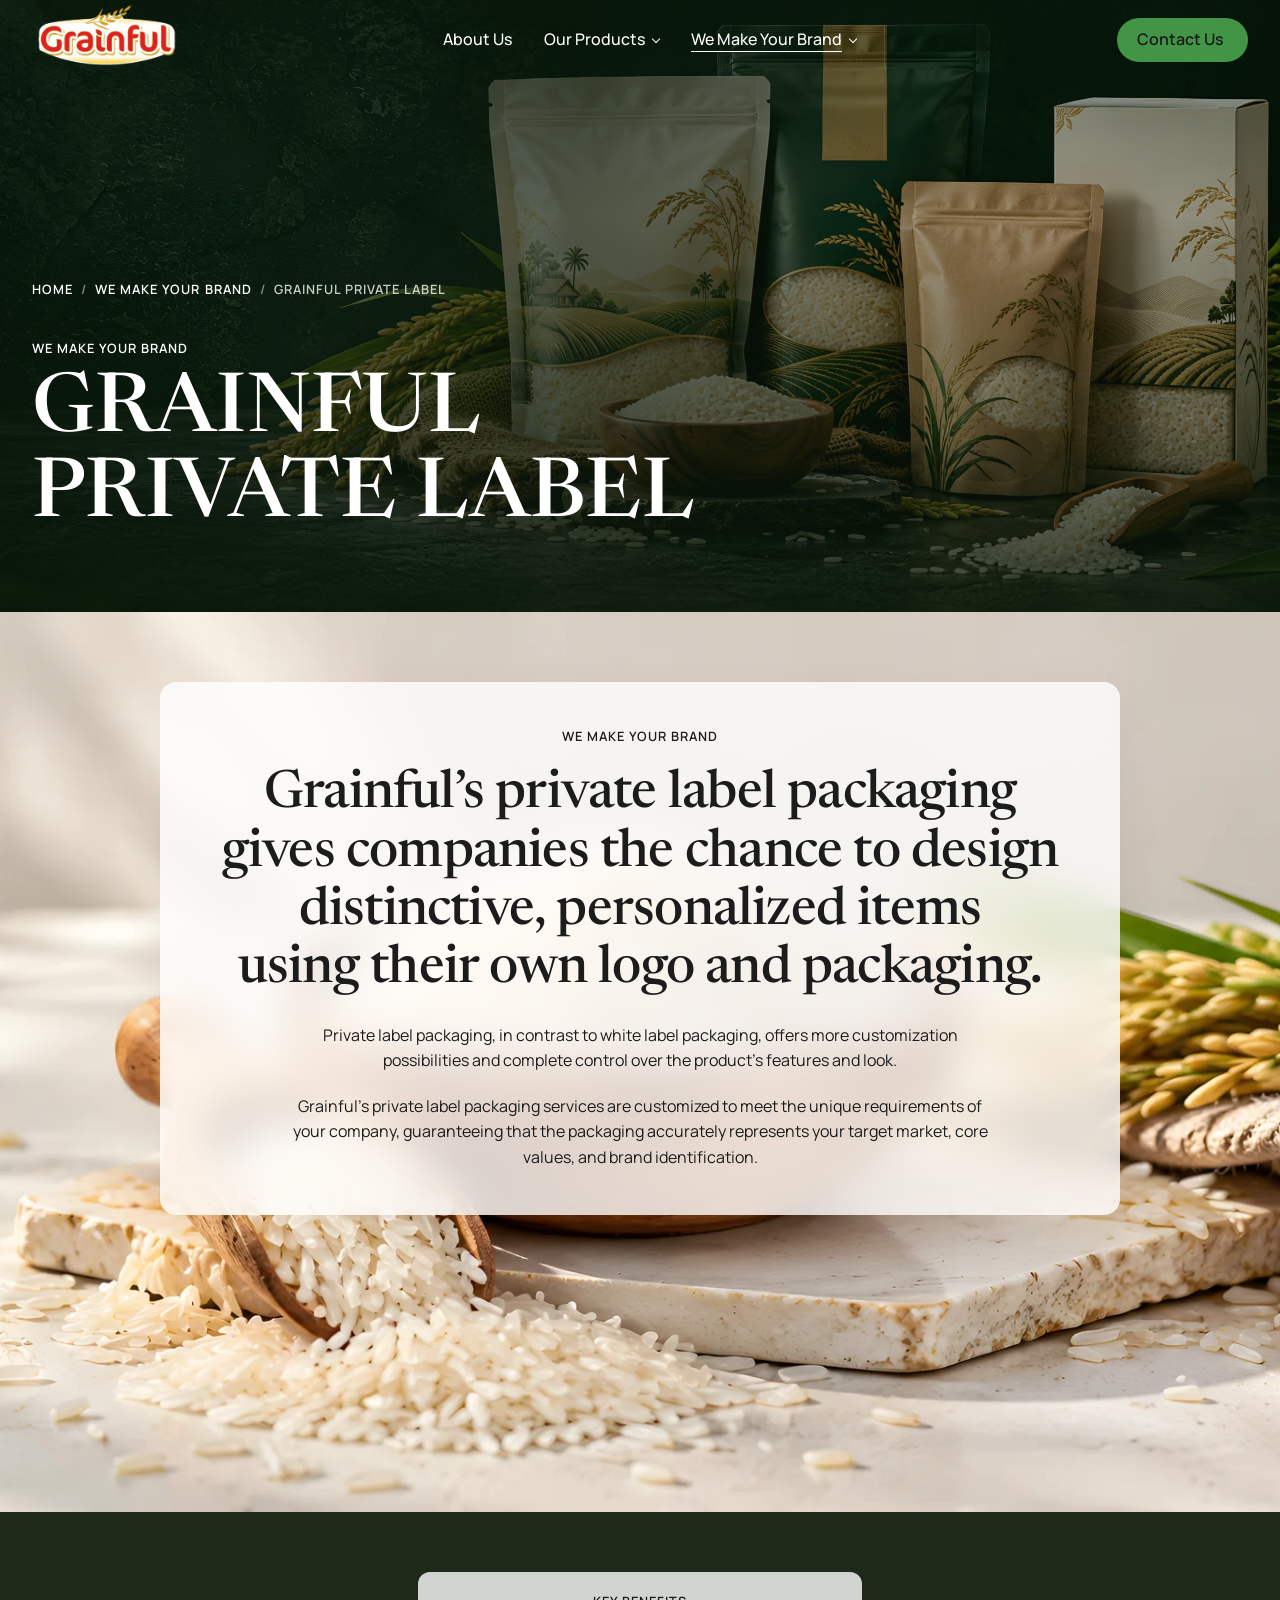
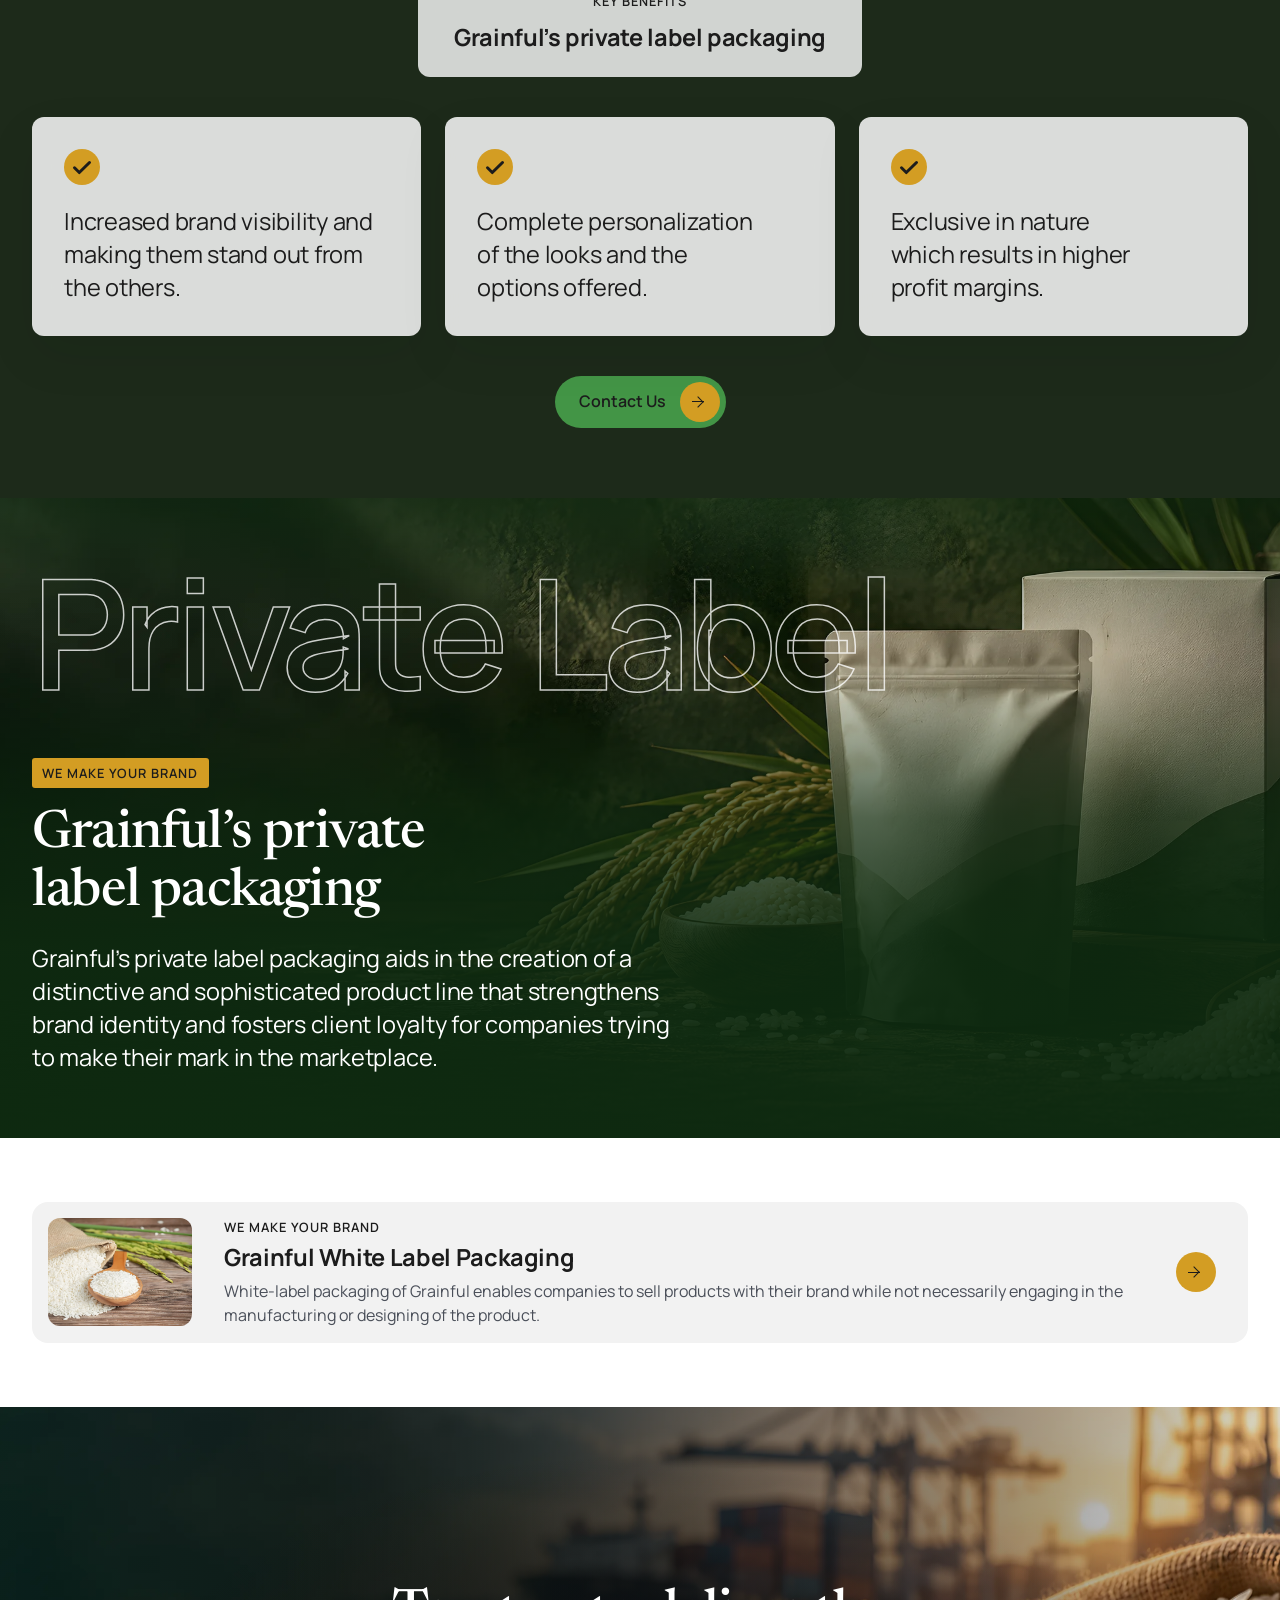
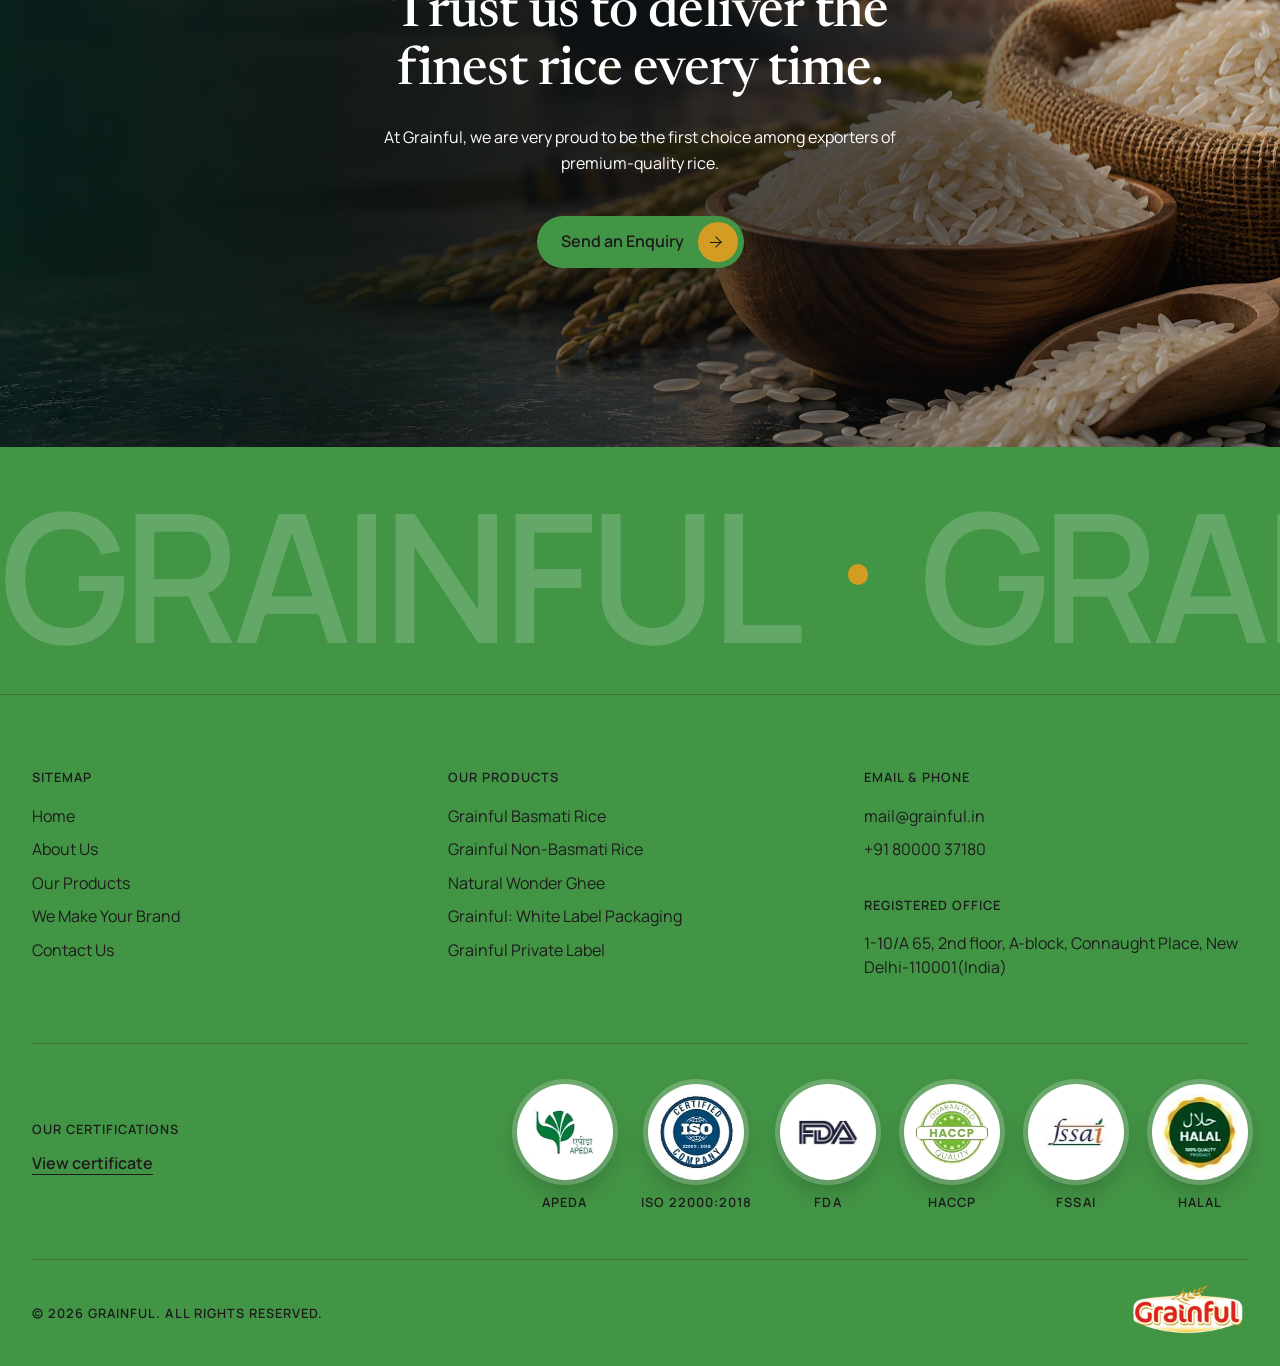
<file: grainful-private-label/index.html>
<!DOCTYPE html>
<html lang="en">
<head>
  <meta charset="UTF-8">
  <meta name="robots" content="noindex, nofollow">
  <meta name="viewport" content="width=device-width, initial-scale=1">
  <title>Grainful Private Label – Grainful</title>
  <meta name="description" content="Grainful’s private label packaging gives companies the chance to design distinctive, personalized items using their own logo and packaging.">
  <link rel="canonical" href="../grainful-private-label/">
  <meta name="theme-color" content="#439546">
  <meta property="og:type" content="website">
  <meta property="og:site_name" content="Grainful">
  <meta property="og:title" content="Grainful Private Label – Grainful">
  <meta property="og:description" content="Grainful’s private label packaging gives companies the chance to design distinctive, personalized items using their own logo and packaging.">
  <meta property="og:url" content="https://grainful.in/grainful-private-label/">
  <meta property="og:image" content="https://grainful.in/wp-content/uploads/2024/09/DC-D0002-JAN-DCC04-GRAINFUL-LOGO-06-01-2025.jpg">
  <link rel="icon" href="../assets/img/grainful-logo-360.webp">
  <link rel="preload" as="font" type="font/woff2" href="../assets/fonts/Manrope-Variable.woff2" crossorigin>
  <link rel="preload" as="font" type="font/woff2" href="../assets/fonts/Newsreader-Variable.woff2" crossorigin>
  <link rel="preload" as="image" href="../assets/img/pages/privatelabel-hero.webp" imagesrcset="../assets/img/pages/privatelabel-hero-1200.webp 1200w, ../assets/img/pages/privatelabel-hero.webp 2560w" imagesizes="100vw">
  <link rel="stylesheet" href="../assets/css/styles.css?v=411ceaeb48">
</head>
<body>
  <a class="skip" href="#main">Skip to content</a>

  <!-- Header (Himon): logo left, links centre (Our Products and We Make Your Brand open their pages on hover / focus),
       one button right; transparent over the top photo, white once scrolled -->
  <header class="hdr" data-hdr>
    <div class="wrap hdr-in">
      <a class="hdr-logo" href="../"><img src="../assets/img/grainful-logo-360.webp" srcset="../assets/img/grainful-logo-360.webp 360w, ../assets/img/grainful-logo.webp 721w" sizes="150px" alt="Grainful" width="360" height="173"></a>
      <nav class="nav" id="nav" aria-label="Main">
        <ul class="nav-list" role="list">
          <li><a href="../about-us/">About Us</a></li>
          <li class="has-sub"><a href="../our-products/">Our Products</a>
            <div class="nav-sub"><ul class="nav-sub-in" role="list"><li><a href="../grainful-basmati-rice/">Grainful Basmati Rice</a></li><li><a href="../grainful-non-basmati-rice/">Grainful Non-Basmati Rice</a></li><li><a href="../natural-wonder-ghee/">Natural Wonder Ghee</a></li></ul></div>
          </li>
          <li class="has-sub"><a href="../we-make-your-brand/" class="is-here">We Make Your Brand</a>
            <div class="nav-sub"><ul class="nav-sub-in" role="list"><li><a href="../grainful-white-label-packaging/">Grainful: White Label Packaging</a></li><li><a href="../grainful-private-label/" aria-current="page">Grainful Private Label</a></li></ul></div>
          </li>
          <li class="nav-cta-m"><a href="../contact-us/">Contact Us</a></li>
        </ul>
      </nav>
      <a class="btn btn--sm hdr-cta" href="../contact-us/"><span>Contact Us</span></a>
      <button class="burger" type="button" aria-expanded="false" aria-controls="nav" data-burger><span class="sr-only">Menu</span><span class="burger-lines" aria-hidden="true"></span></button>
    </div>
  </header>

  <main id="main" class="inner">
    <!-- Page head (as the home page's hero): grainful.in's banner photo settling under the green shade, the trail of
         pages, the mono label and the title rising line by line -->
    <section class="pg-hero pg-hero--v2">
      <img class="pg-hero-img pg-hero-img--privatelabel" src="../assets/img/pages/privatelabel-hero.webp" srcset="../assets/img/pages/privatelabel-hero-1200.webp 1200w, ../assets/img/pages/privatelabel-hero.webp 2560w" sizes="100vw" alt="" width="2560" height="1047" fetchpriority="high">
      <div class="wrap pg-hero-in">
        <nav class="crumbs" aria-label="Breadcrumb"><ol role="list"><li><a href="../">Home</a></li><li><a href="../we-make-your-brand/">We Make Your Brand</a></li><li><span aria-current="page">Grainful Private Label</span></li></ol></nav>
        <div class="rv-mask pg-hero-label"><p class="label" data-reveal="mask">We Make Your Brand</p></div>
        <h1 class="pg-title"><span class="rv-mask pg-tl"><span data-reveal="mask">Grainful</span></span> <span class="rv-mask pg-tl"><span data-reveal="mask">Private Label</span></span></h1>
      </div>
    </section>

    <!-- What the service is, built as the home page's Our Products "blur banner": the photo holds still on its own plain
         ground for the whole section while the content scrolls over it — first the label, statement and sentences centred
         above the photo, then the key benefits as frosted cards and the way on, sliding in -->
    <section class="svb svb--full" aria-labelledby="sv-intro">
      <div class="svb-photo" aria-hidden="true"><img src="../assets/img/pages/privatelabel-brand.webp" alt="" width="2560" height="960" loading="lazy"></div>
      <div class="svb-content">
        <div class="wrap svb-top">
          <div class="svb-intro">
            <div class="rv-mask"><p class="label" data-reveal="mask">We Make Your Brand</p></div>
            <div class="rv-mask"><h2 id="sv-intro" class="svb-h" data-reveal="mask">Grainful’s private label packaging gives companies the chance to design distinctive, personalized items using their own logo and packaging.</h2></div>
            <p class="svb-lead" data-reveal>Private label packaging, in contrast to white label packaging, offers more customization possibilities and complete control over the product’s features and look.</p>
            <p class="svb-lead" data-reveal>Grainful’s private label packaging services are customized to meet the unique requirements of your company, guaranteeing that the packaging accurately represents your target market, core values, and brand identification.</p>
          </div>
        </div>
        <div class="wrap svb-bottom">
          <div class="svb-key">
            <p class="label" data-reveal>Key benefits</p>
            <div class="rv-mask"><h3 class="svb-key-h" data-reveal="mask">Grainful’s private label packaging</h3></div>
          </div>
          <ul class="svb-cards" role="list">
            <li class="svb-card" data-reveal="grow"><svg class="tick" viewBox="0 0 24 24" aria-hidden="true" focusable="false"><circle cx="12" cy="12" r="12"/><path d="M7 12.5l3.2 3.2L17 9"/></svg><p>Increased brand visibility and making them stand out from the others.</p></li>
            <li class="svb-card" data-reveal="grow"><svg class="tick" viewBox="0 0 24 24" aria-hidden="true" focusable="false"><circle cx="12" cy="12" r="12"/><path d="M7 12.5l3.2 3.2L17 9"/></svg><p>Complete personalization of the looks and the options offered.</p></li>
            <li class="svb-card" data-reveal="grow"><svg class="tick" viewBox="0 0 24 24" aria-hidden="true" focusable="false"><circle cx="12" cy="12" r="12"/><path d="M7 12.5l3.2 3.2L17 9"/></svg><p>Exclusive in nature which results in higher profit margins.</p></li>
          </ul>
          <div data-reveal><a class="btn" href="../contact-us/"><span>Contact Us</span><i class="btn-arrow" aria-hidden="true"></i></a></div>
        </div>
      </div>
    </section>

    <!-- The promise, built as a panel of the home page's Why Choose Us: the photo under the deep-green veil (settling in),
         the service's name outlined very large at the top, and at the foot the gold chip, the heading and the sentence -->
    <section class="svp" aria-labelledby="sv-promise">
      <div class="svp-panel" data-reveal="rise">
        <img class="svp-pic svp-pic--pl" src="../assets/img/pages/privatelabel-promise.webp" alt="A rice pouch and a box beside a bowl of rice, rice ears and a scoop" width="2560" height="1024" loading="lazy">
        <i class="svp-veil" aria-hidden="true"></i>
        <span class="svp-big" aria-hidden="true">Private Label</span>
        <div class="wrap svp-txt">
          <span class="wy-chip">We Make Your Brand</span>
          <h2 id="sv-promise" class="svp-h">Grainful’s private label packaging</h2>
          <p class="svp-t">Grainful’s private label packaging aids in the creation of a distinctive and sophisticated product line that strengthens brand identity and fosters client loyalty for companies trying to make their mark in the marketplace.</p>
        </div>
      </div>
    </section>

    <!-- The other service -->
    <section class="pg-sec pg-sec--tight" aria-label="Grainful White Label Packaging">
      <div class="wrap">
        <a class="next" href="../grainful-white-label-packaging/" data-reveal>
          <span class="next-img"><img src="../assets/img/hero-sack.webp" alt="Rice spilling from a jute sack beside a wooden scoop" width="2560" height="1500" loading="lazy"></span>
          <span class="next-txt"><span class="label">We Make Your Brand</span><span class="next-t">Grainful White Label Packaging</span><span class="next-d">White-label packaging of Grainful enables companies to sell products with their brand while not necessarily engaging in the manufacturing or designing of the product.</span></span>
          <i class="btn-arrow" aria-hidden="true"></i>
        </a>
      </div>
    </section>

  </main>

  <!-- Closing call to action + footer (Himon): photo band with a centred line and button, then the green footer with the
       site map and contact details, and the name set very large at the foot -->
  <section class="cta cta--port" aria-labelledby="cta-title">
    <img class="cta-img" src="../assets/img/cta-port.webp" srcset="../assets/img/cta-port-800.webp 800w, ../assets/img/cta-port.webp 2560w" sizes="100vw" alt="" width="2560" height="1441" loading="lazy">
    <div class="wrap cta-in" data-reveal>
      <h2 id="cta-title" class="cta-title">Trust us to deliver the finest rice every time.</h2>
      <p class="cta-text">At Grainful, we are very proud to be the first choice among exporters of premium-quality rice.</p>
      <a class="btn" href="../contact-us/"><span>Send an Enquiry</span><i class="btn-arrow" aria-hidden="true"></i></a>
    </div>
  </section>

  <footer class="ftr">
    <!-- the name set very large, sliding left without end (two identical halves; stops with reduced motion) -->
    <div class="ftr-mega" aria-hidden="true"><div class="ftr-mega-track"><span class="ftr-word">GRAINFUL</span><i class="ftr-dot"></i><span class="ftr-word">GRAINFUL</span><i class="ftr-dot"></i><span class="ftr-word">GRAINFUL</span><i class="ftr-dot"></i><span class="ftr-word">GRAINFUL</span><i class="ftr-dot"></i><span class="ftr-word">GRAINFUL</span><i class="ftr-dot"></i><span class="ftr-word">GRAINFUL</span><i class="ftr-dot"></i></div></div>
    <div class="wrap">
      <div class="ftr-grid">
        <div>
          <h2 class="flabel">Sitemap</h2>
          <ul class="flist" role="list">
            <li><a href="../">Home</a></li>
            <li><a href="../about-us/">About Us</a></li>
            <li><a href="../our-products/">Our Products</a></li>
            <li><a href="../we-make-your-brand/">We Make Your Brand</a></li>
            <li><a href="../contact-us/">Contact Us</a></li>
          </ul>
        </div>
        <div>
          <h2 class="flabel">Our Products</h2>
          <ul class="flist" role="list">
            <li><a href="../grainful-basmati-rice/">Grainful Basmati Rice</a></li>
            <li><a href="../grainful-non-basmati-rice/">Grainful Non-Basmati Rice</a></li>
            <li><a href="../natural-wonder-ghee/">Natural Wonder Ghee</a></li>
            <li><a href="../grainful-white-label-packaging/">Grainful: White Label Packaging</a></li>
            <li><a href="../grainful-private-label/">Grainful Private Label</a></li>
          </ul>
        </div>
        <div>
          <h2 class="flabel">Email &amp; Phone</h2>
          <ul class="flist" role="list">
            <li><a href="mailto:mail@grainful.in">mail@grainful.in</a></li>
            <li><a href="tel:+918000037180">+91 80000 37180</a></li>
          </ul>
          <h2 class="flabel flabel--gap">Registered Office</h2>
          <address>1-10/A 65, 2nd floor, A-block, Connaught Place, New Delhi-110001(India)</address>
        </div>
      </div>
      <!-- Our certifications: the six badges from grainful.in's certificate, each on a white medallion of the same size
           with its name beneath; the link opens the full certificate -->
      <div class="ftr-certs">
        <div class="ftr-certs-head">
          <h2 class="flabel">Our Certifications</h2>
          <a class="ftr-certs-link" href="../assets/img/pages/certificate.webp" target="_blank" rel="noopener">View certificate<span class="sr-only"> (opens in a new tab)</span></a>
        </div>
        <ul class="seals" role="list">
          <li class="seal seal--mark"><span class="seal-disc"><img src="../assets/img/certs/apeda.webp" alt="" width="208" height="162" loading="lazy"></span><span class="seal-name">APEDA</span></li>
          <li class="seal"><span class="seal-disc"><img src="../assets/img/certs/iso.webp" alt="" width="284" height="282" loading="lazy"></span><span class="seal-name">ISO 22000:2018</span></li>
          <li class="seal seal--mark"><span class="seal-disc"><img src="../assets/img/certs/fda.webp" alt="" width="266" height="116" loading="lazy"></span><span class="seal-name">FDA</span></li>
          <li class="seal"><span class="seal-disc"><img src="../assets/img/certs/haccp.webp" alt="" width="296" height="256" loading="lazy"></span><span class="seal-name">HACCP</span></li>
          <li class="seal seal--mark"><span class="seal-disc"><img src="../assets/img/certs/fssai.webp" alt="" width="192" height="100" loading="lazy"></span><span class="seal-name">FSSAI</span></li>
          <li class="seal"><span class="seal-disc"><img src="../assets/img/certs/halal.webp" alt="" width="212" height="214" loading="lazy"></span><span class="seal-name">Halal</span></li>
        </ul>
      </div>
      <div class="ftr-bottom">
        <p>© <span data-year>2026</span> Grainful. All Rights Reserved.</p>
        <a class="ftr-logo" href="../"><img src="../assets/img/grainful-logo-360.webp" alt="Grainful home" width="360" height="173" loading="lazy"></a>
      </div>
    </div>
  </footer>

  <script src="../assets/js/main.js?v=20546c6482" defer></script>
</body>
</html>
</file>
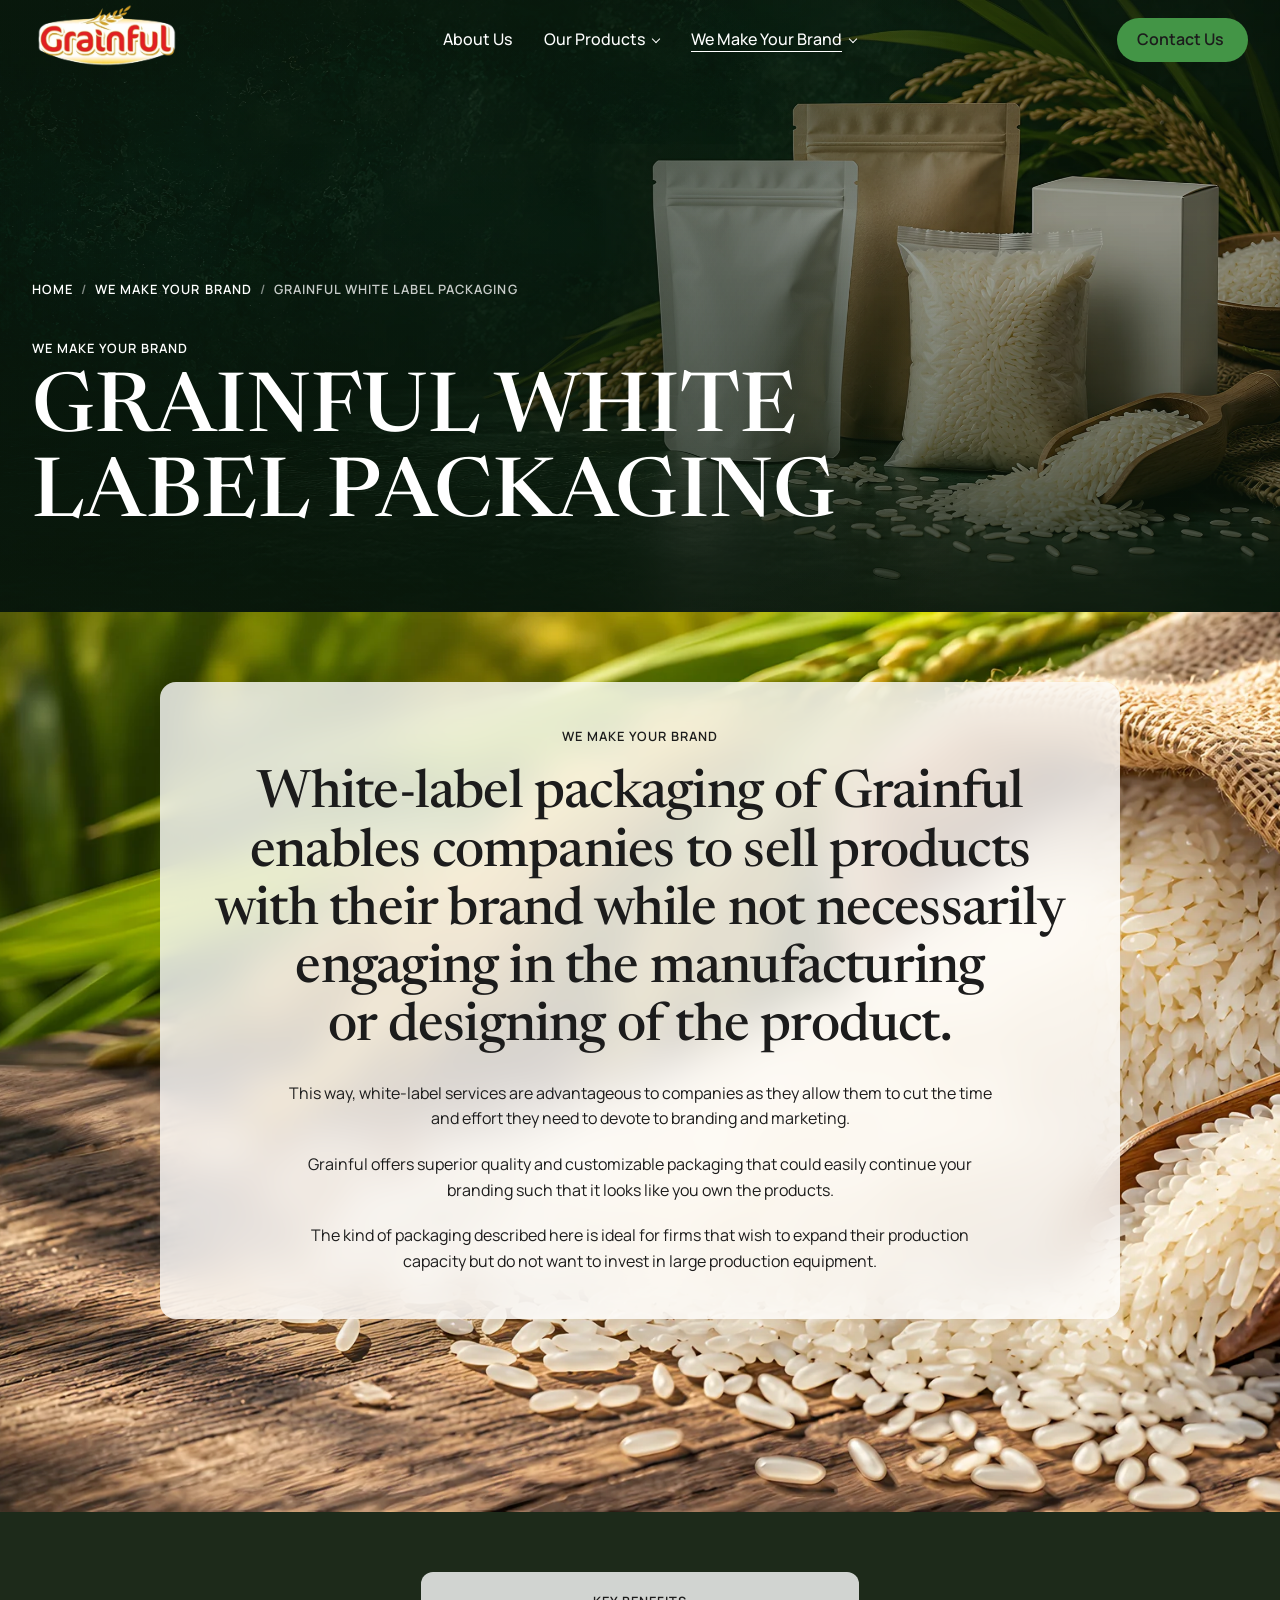
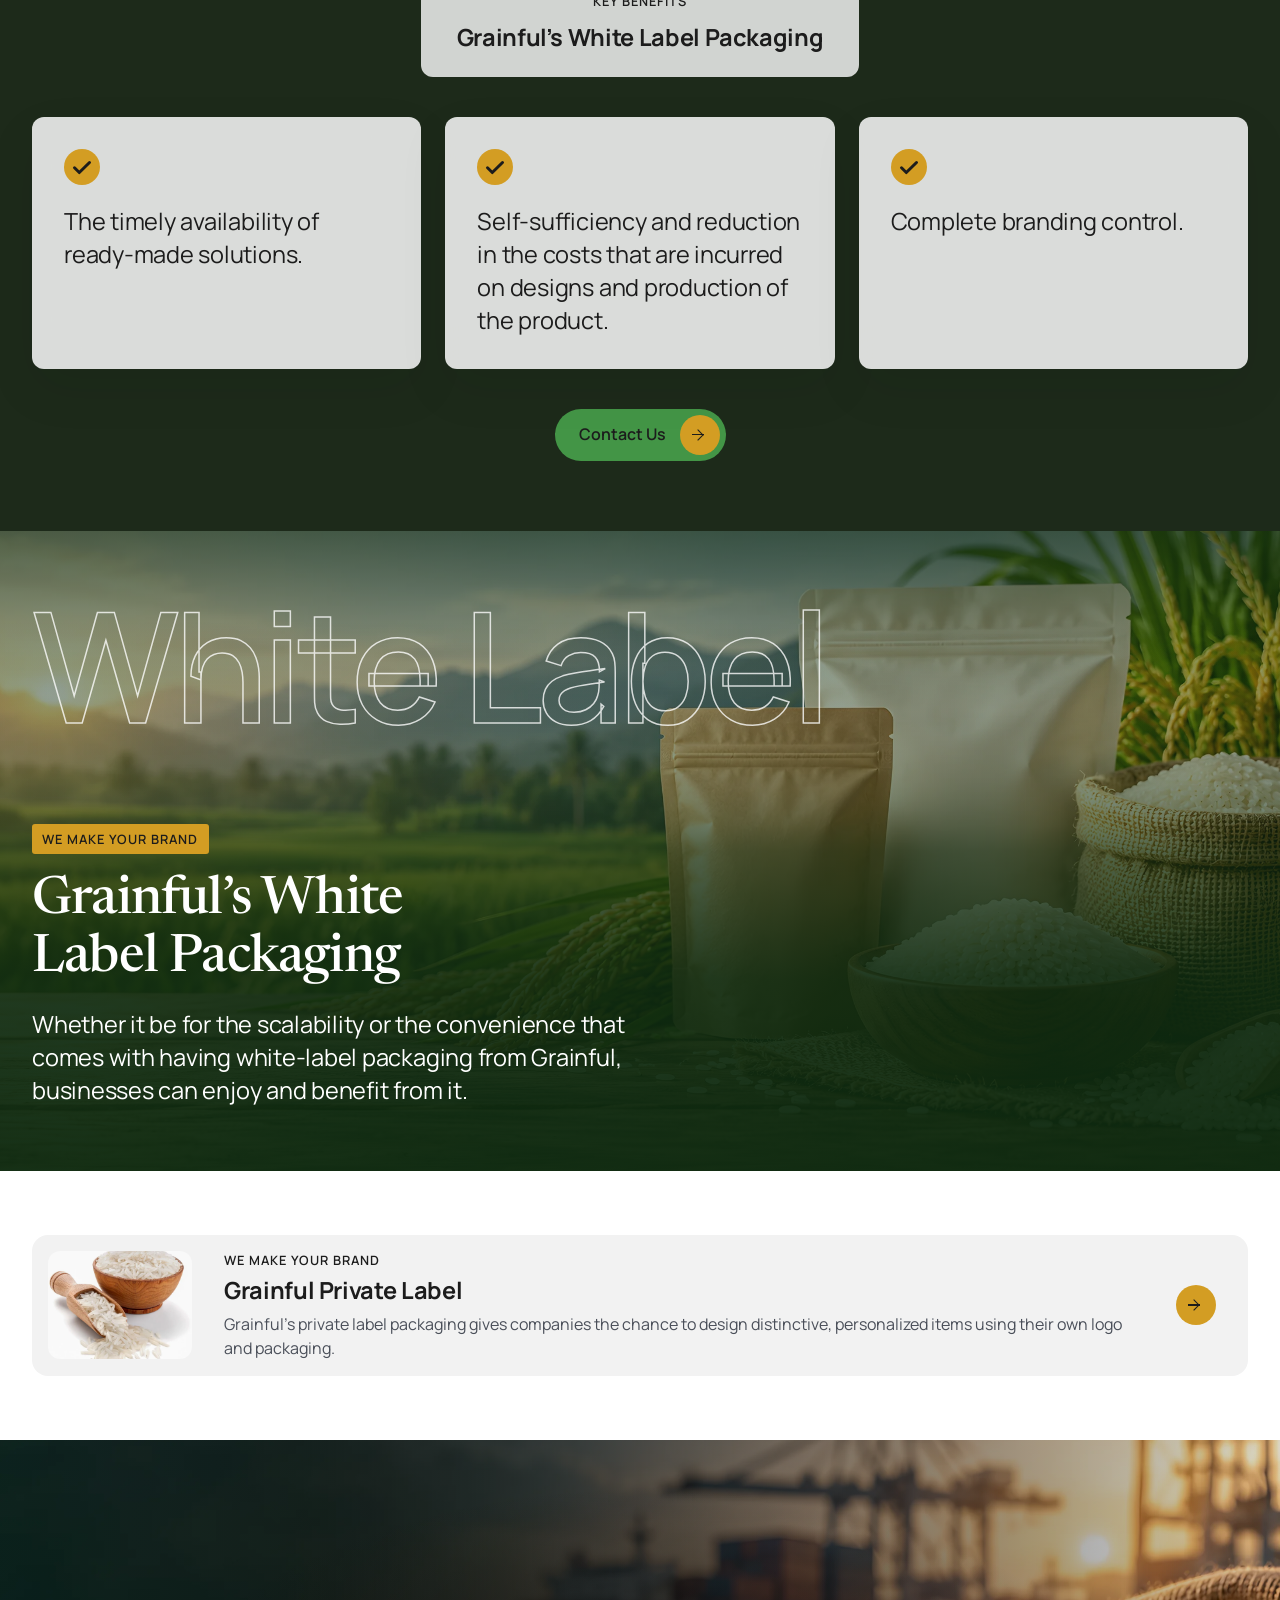
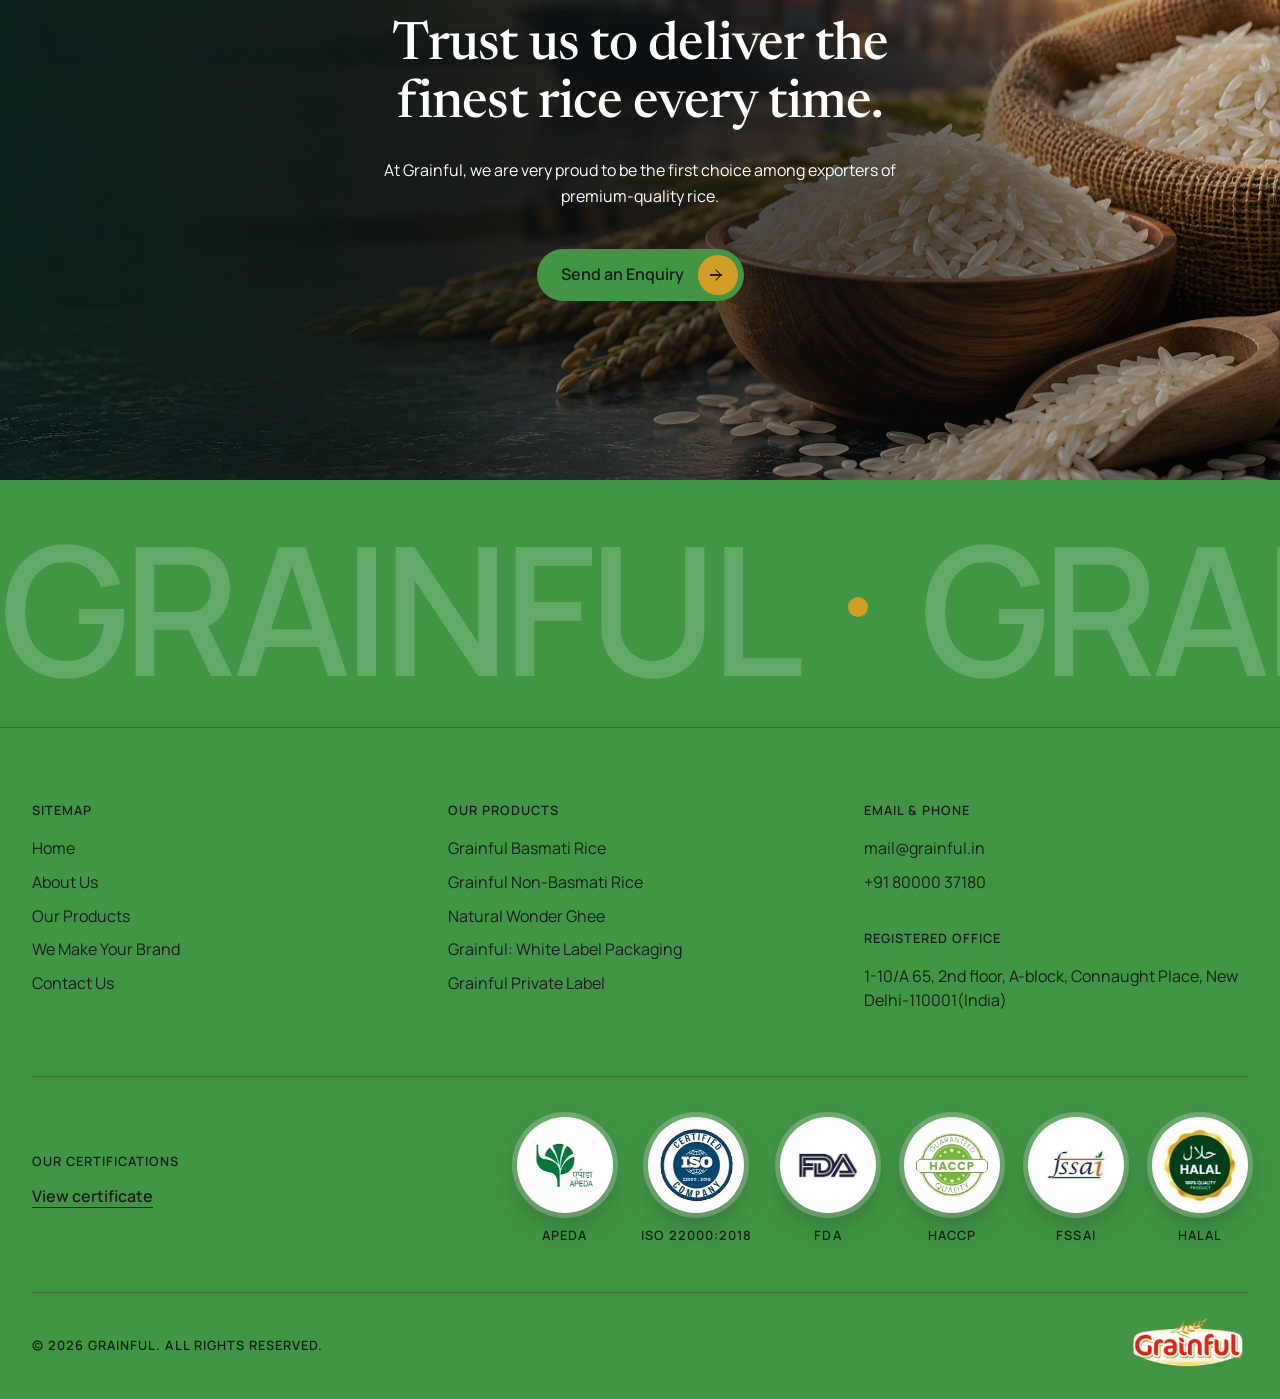
<file: grainful-white-label-packaging/index.html>
<!DOCTYPE html>
<html lang="en">
<head>
  <meta charset="UTF-8">
  <meta name="robots" content="noindex, nofollow">
  <meta name="viewport" content="width=device-width, initial-scale=1">
  <title>Grainful: White Label Packaging – Grainful</title>
  <meta name="description" content="White-label packaging of Grainful enables companies to sell products with their brand while not necessarily engaging in the manufacturing or designing of the product.">
  <link rel="canonical" href="../grainful-white-label-packaging/">
  <meta name="theme-color" content="#439546">
  <meta property="og:type" content="website">
  <meta property="og:site_name" content="Grainful">
  <meta property="og:title" content="Grainful: White Label Packaging – Grainful">
  <meta property="og:description" content="White-label packaging of Grainful enables companies to sell products with their brand while not necessarily engaging in the manufacturing or designing of the product.">
  <meta property="og:url" content="https://grainful.in/grainful-white-label-packaging/">
  <meta property="og:image" content="https://grainful.in/wp-content/uploads/2024/09/DC-D0002-JAN-DCC04-GRAINFUL-LOGO-06-01-2025.jpg">
  <link rel="icon" href="../assets/img/grainful-logo-360.webp">
  <link rel="preload" as="font" type="font/woff2" href="../assets/fonts/Manrope-Variable.woff2" crossorigin>
  <link rel="preload" as="font" type="font/woff2" href="../assets/fonts/Newsreader-Variable.woff2" crossorigin>
  <link rel="preload" as="image" href="../assets/img/pages/whitelabel-hero.webp" imagesrcset="../assets/img/pages/whitelabel-hero-1200.webp 1200w, ../assets/img/pages/whitelabel-hero.webp 2560w" imagesizes="100vw">
  <link rel="stylesheet" href="../assets/css/styles.css?v=411ceaeb48">
</head>
<body>
  <a class="skip" href="#main">Skip to content</a>

  <!-- Header (Himon): logo left, links centre (Our Products and We Make Your Brand open their pages on hover / focus),
       one button right; transparent over the top photo, white once scrolled -->
  <header class="hdr" data-hdr>
    <div class="wrap hdr-in">
      <a class="hdr-logo" href="../"><img src="../assets/img/grainful-logo-360.webp" srcset="../assets/img/grainful-logo-360.webp 360w, ../assets/img/grainful-logo.webp 721w" sizes="150px" alt="Grainful" width="360" height="173"></a>
      <nav class="nav" id="nav" aria-label="Main">
        <ul class="nav-list" role="list">
          <li><a href="../about-us/">About Us</a></li>
          <li class="has-sub"><a href="../our-products/">Our Products</a>
            <div class="nav-sub"><ul class="nav-sub-in" role="list"><li><a href="../grainful-basmati-rice/">Grainful Basmati Rice</a></li><li><a href="../grainful-non-basmati-rice/">Grainful Non-Basmati Rice</a></li><li><a href="../natural-wonder-ghee/">Natural Wonder Ghee</a></li></ul></div>
          </li>
          <li class="has-sub"><a href="../we-make-your-brand/" class="is-here">We Make Your Brand</a>
            <div class="nav-sub"><ul class="nav-sub-in" role="list"><li><a href="../grainful-white-label-packaging/" aria-current="page">Grainful: White Label Packaging</a></li><li><a href="../grainful-private-label/">Grainful Private Label</a></li></ul></div>
          </li>
          <li class="nav-cta-m"><a href="../contact-us/">Contact Us</a></li>
        </ul>
      </nav>
      <a class="btn btn--sm hdr-cta" href="../contact-us/"><span>Contact Us</span></a>
      <button class="burger" type="button" aria-expanded="false" aria-controls="nav" data-burger><span class="sr-only">Menu</span><span class="burger-lines" aria-hidden="true"></span></button>
    </div>
  </header>

  <main id="main" class="inner">
    <!-- Page head (as the home page's hero): grainful.in's banner photo settling under the green shade, the trail of
         pages, the mono label and the title rising line by line -->
    <section class="pg-hero pg-hero--v2">
      <img class="pg-hero-img pg-hero-img--whitelabel" src="../assets/img/pages/whitelabel-hero.webp" srcset="../assets/img/pages/whitelabel-hero-1200.webp 1200w, ../assets/img/pages/whitelabel-hero.webp 2560w" sizes="100vw" alt="" width="2560" height="1179" fetchpriority="high">
      <div class="wrap pg-hero-in">
        <nav class="crumbs" aria-label="Breadcrumb"><ol role="list"><li><a href="../">Home</a></li><li><a href="../we-make-your-brand/">We Make Your Brand</a></li><li><span aria-current="page">Grainful White Label Packaging</span></li></ol></nav>
        <div class="rv-mask pg-hero-label"><p class="label" data-reveal="mask">We Make Your Brand</p></div>
        <h1 class="pg-title"><span class="rv-mask pg-tl"><span data-reveal="mask">Grainful White</span></span> <span class="rv-mask pg-tl"><span data-reveal="mask">Label Packaging</span></span></h1>
      </div>
    </section>

    <!-- What the service is, built as the home page's Our Products "blur banner": the photo holds still on its own plain
         ground for the whole section while the content scrolls over it — first the label, statement and sentences centred
         above the photo, then the key benefits as frosted cards and the way on, sliding in -->
    <section class="svb svb--full" aria-labelledby="sv-intro">
      <div class="svb-photo" aria-hidden="true"><img src="../assets/img/pages/whitelabel-brand.webp" alt="" width="2560" height="1071" loading="lazy"></div>
      <div class="svb-content">
        <div class="wrap svb-top">
          <div class="svb-intro">
            <div class="rv-mask"><p class="label" data-reveal="mask">We Make Your Brand</p></div>
            <div class="rv-mask"><h2 id="sv-intro" class="svb-h" data-reveal="mask">White-label packaging of Grainful enables companies to sell products with their brand while not necessarily engaging in the manufacturing or designing of the product.</h2></div>
            <p class="svb-lead" data-reveal>This way, white-label services are advantageous to companies as they allow them to cut the time and effort they need to devote to branding and marketing.</p>
            <p class="svb-lead" data-reveal>Grainful offers superior quality and customizable packaging that could easily continue your branding such that it looks like you own the products.</p>
            <p class="svb-lead" data-reveal>The kind of packaging described here is ideal for firms that wish to expand their production capacity but do not want to invest in large production equipment.</p>
          </div>
        </div>
        <div class="wrap svb-bottom">
          <div class="svb-key">
            <p class="label" data-reveal>Key benefits</p>
            <div class="rv-mask"><h3 class="svb-key-h" data-reveal="mask">Grainful’s White Label Packaging</h3></div>
          </div>
          <ul class="svb-cards" role="list">
            <li class="svb-card" data-reveal="grow"><svg class="tick" viewBox="0 0 24 24" aria-hidden="true" focusable="false"><circle cx="12" cy="12" r="12"/><path d="M7 12.5l3.2 3.2L17 9"/></svg><p>The timely availability of ready-made solutions.</p></li>
            <li class="svb-card" data-reveal="grow"><svg class="tick" viewBox="0 0 24 24" aria-hidden="true" focusable="false"><circle cx="12" cy="12" r="12"/><path d="M7 12.5l3.2 3.2L17 9"/></svg><p>Self-sufficiency and reduction in the costs that are incurred on designs and production of the product.</p></li>
            <li class="svb-card" data-reveal="grow"><svg class="tick" viewBox="0 0 24 24" aria-hidden="true" focusable="false"><circle cx="12" cy="12" r="12"/><path d="M7 12.5l3.2 3.2L17 9"/></svg><p>Complete branding control.</p></li>
          </ul>
          <div data-reveal><a class="btn" href="../contact-us/"><span>Contact Us</span><i class="btn-arrow" aria-hidden="true"></i></a></div>
        </div>
      </div>
    </section>

    <!-- The promise, built as a panel of the home page's Why Choose Us: the photo under the deep-green veil (settling in),
         the service's name outlined very large at the top, and at the foot the gold chip, the heading and the sentence -->
    <section class="svp" aria-labelledby="sv-promise">
      <div class="svp-panel" data-reveal="rise">
        <img class="svp-pic svp-pic--wl" src="../assets/img/pages/whitelabel-promise.webp" alt="A kraft pouch and a white pouch beside a bowl of rice, a jute sack and rice ears, with rice fields behind" width="2560" height="1097" loading="lazy">
        <i class="svp-veil" aria-hidden="true"></i>
        <span class="svp-big" aria-hidden="true">White Label</span>
        <div class="wrap svp-txt">
          <span class="wy-chip">We Make Your Brand</span>
          <h2 id="sv-promise" class="svp-h">Grainful’s White Label Packaging</h2>
          <p class="svp-t">Whether it be for the scalability or the convenience that comes with having white-label packaging from Grainful, businesses can enjoy and benefit from it.</p>
        </div>
      </div>
    </section>

    <!-- The other service -->
    <section class="pg-sec pg-sec--tight" aria-label="Grainful Private Label">
      <div class="wrap">
        <a class="next" href="../grainful-private-label/" data-reveal>
          <span class="next-img"><img src="../assets/img/brand-bowl.webp" alt="Basmati rice in a wooden bowl with a wooden scoop" width="900" height="900" loading="lazy"></span>
          <span class="next-txt"><span class="label">We Make Your Brand</span><span class="next-t">Grainful Private Label</span><span class="next-d">Grainful’s private label packaging gives companies the chance to design distinctive, personalized items using their own logo and packaging.</span></span>
          <i class="btn-arrow" aria-hidden="true"></i>
        </a>
      </div>
    </section>

  </main>

  <!-- Closing call to action + footer (Himon): photo band with a centred line and button, then the green footer with the
       site map and contact details, and the name set very large at the foot -->
  <section class="cta cta--port" aria-labelledby="cta-title">
    <img class="cta-img" src="../assets/img/cta-port.webp" srcset="../assets/img/cta-port-800.webp 800w, ../assets/img/cta-port.webp 2560w" sizes="100vw" alt="" width="2560" height="1441" loading="lazy">
    <div class="wrap cta-in" data-reveal>
      <h2 id="cta-title" class="cta-title">Trust us to deliver the finest rice every time.</h2>
      <p class="cta-text">At Grainful, we are very proud to be the first choice among exporters of premium-quality rice.</p>
      <a class="btn" href="../contact-us/"><span>Send an Enquiry</span><i class="btn-arrow" aria-hidden="true"></i></a>
    </div>
  </section>

  <footer class="ftr">
    <!-- the name set very large, sliding left without end (two identical halves; stops with reduced motion) -->
    <div class="ftr-mega" aria-hidden="true"><div class="ftr-mega-track"><span class="ftr-word">GRAINFUL</span><i class="ftr-dot"></i><span class="ftr-word">GRAINFUL</span><i class="ftr-dot"></i><span class="ftr-word">GRAINFUL</span><i class="ftr-dot"></i><span class="ftr-word">GRAINFUL</span><i class="ftr-dot"></i><span class="ftr-word">GRAINFUL</span><i class="ftr-dot"></i><span class="ftr-word">GRAINFUL</span><i class="ftr-dot"></i></div></div>
    <div class="wrap">
      <div class="ftr-grid">
        <div>
          <h2 class="flabel">Sitemap</h2>
          <ul class="flist" role="list">
            <li><a href="../">Home</a></li>
            <li><a href="../about-us/">About Us</a></li>
            <li><a href="../our-products/">Our Products</a></li>
            <li><a href="../we-make-your-brand/">We Make Your Brand</a></li>
            <li><a href="../contact-us/">Contact Us</a></li>
          </ul>
        </div>
        <div>
          <h2 class="flabel">Our Products</h2>
          <ul class="flist" role="list">
            <li><a href="../grainful-basmati-rice/">Grainful Basmati Rice</a></li>
            <li><a href="../grainful-non-basmati-rice/">Grainful Non-Basmati Rice</a></li>
            <li><a href="../natural-wonder-ghee/">Natural Wonder Ghee</a></li>
            <li><a href="../grainful-white-label-packaging/">Grainful: White Label Packaging</a></li>
            <li><a href="../grainful-private-label/">Grainful Private Label</a></li>
          </ul>
        </div>
        <div>
          <h2 class="flabel">Email &amp; Phone</h2>
          <ul class="flist" role="list">
            <li><a href="mailto:mail@grainful.in">mail@grainful.in</a></li>
            <li><a href="tel:+918000037180">+91 80000 37180</a></li>
          </ul>
          <h2 class="flabel flabel--gap">Registered Office</h2>
          <address>1-10/A 65, 2nd floor, A-block, Connaught Place, New Delhi-110001(India)</address>
        </div>
      </div>
      <!-- Our certifications: the six badges from grainful.in's certificate, each on a white medallion of the same size
           with its name beneath; the link opens the full certificate -->
      <div class="ftr-certs">
        <div class="ftr-certs-head">
          <h2 class="flabel">Our Certifications</h2>
          <a class="ftr-certs-link" href="../assets/img/pages/certificate.webp" target="_blank" rel="noopener">View certificate<span class="sr-only"> (opens in a new tab)</span></a>
        </div>
        <ul class="seals" role="list">
          <li class="seal seal--mark"><span class="seal-disc"><img src="../assets/img/certs/apeda.webp" alt="" width="208" height="162" loading="lazy"></span><span class="seal-name">APEDA</span></li>
          <li class="seal"><span class="seal-disc"><img src="../assets/img/certs/iso.webp" alt="" width="284" height="282" loading="lazy"></span><span class="seal-name">ISO 22000:2018</span></li>
          <li class="seal seal--mark"><span class="seal-disc"><img src="../assets/img/certs/fda.webp" alt="" width="266" height="116" loading="lazy"></span><span class="seal-name">FDA</span></li>
          <li class="seal"><span class="seal-disc"><img src="../assets/img/certs/haccp.webp" alt="" width="296" height="256" loading="lazy"></span><span class="seal-name">HACCP</span></li>
          <li class="seal seal--mark"><span class="seal-disc"><img src="../assets/img/certs/fssai.webp" alt="" width="192" height="100" loading="lazy"></span><span class="seal-name">FSSAI</span></li>
          <li class="seal"><span class="seal-disc"><img src="../assets/img/certs/halal.webp" alt="" width="212" height="214" loading="lazy"></span><span class="seal-name">Halal</span></li>
        </ul>
      </div>
      <div class="ftr-bottom">
        <p>© <span data-year>2026</span> Grainful. All Rights Reserved.</p>
        <a class="ftr-logo" href="../"><img src="../assets/img/grainful-logo-360.webp" alt="Grainful home" width="360" height="173" loading="lazy"></a>
      </div>
    </div>
  </footer>

  <script src="../assets/js/main.js?v=20546c6482" defer></script>
</body>
</html>
</file>
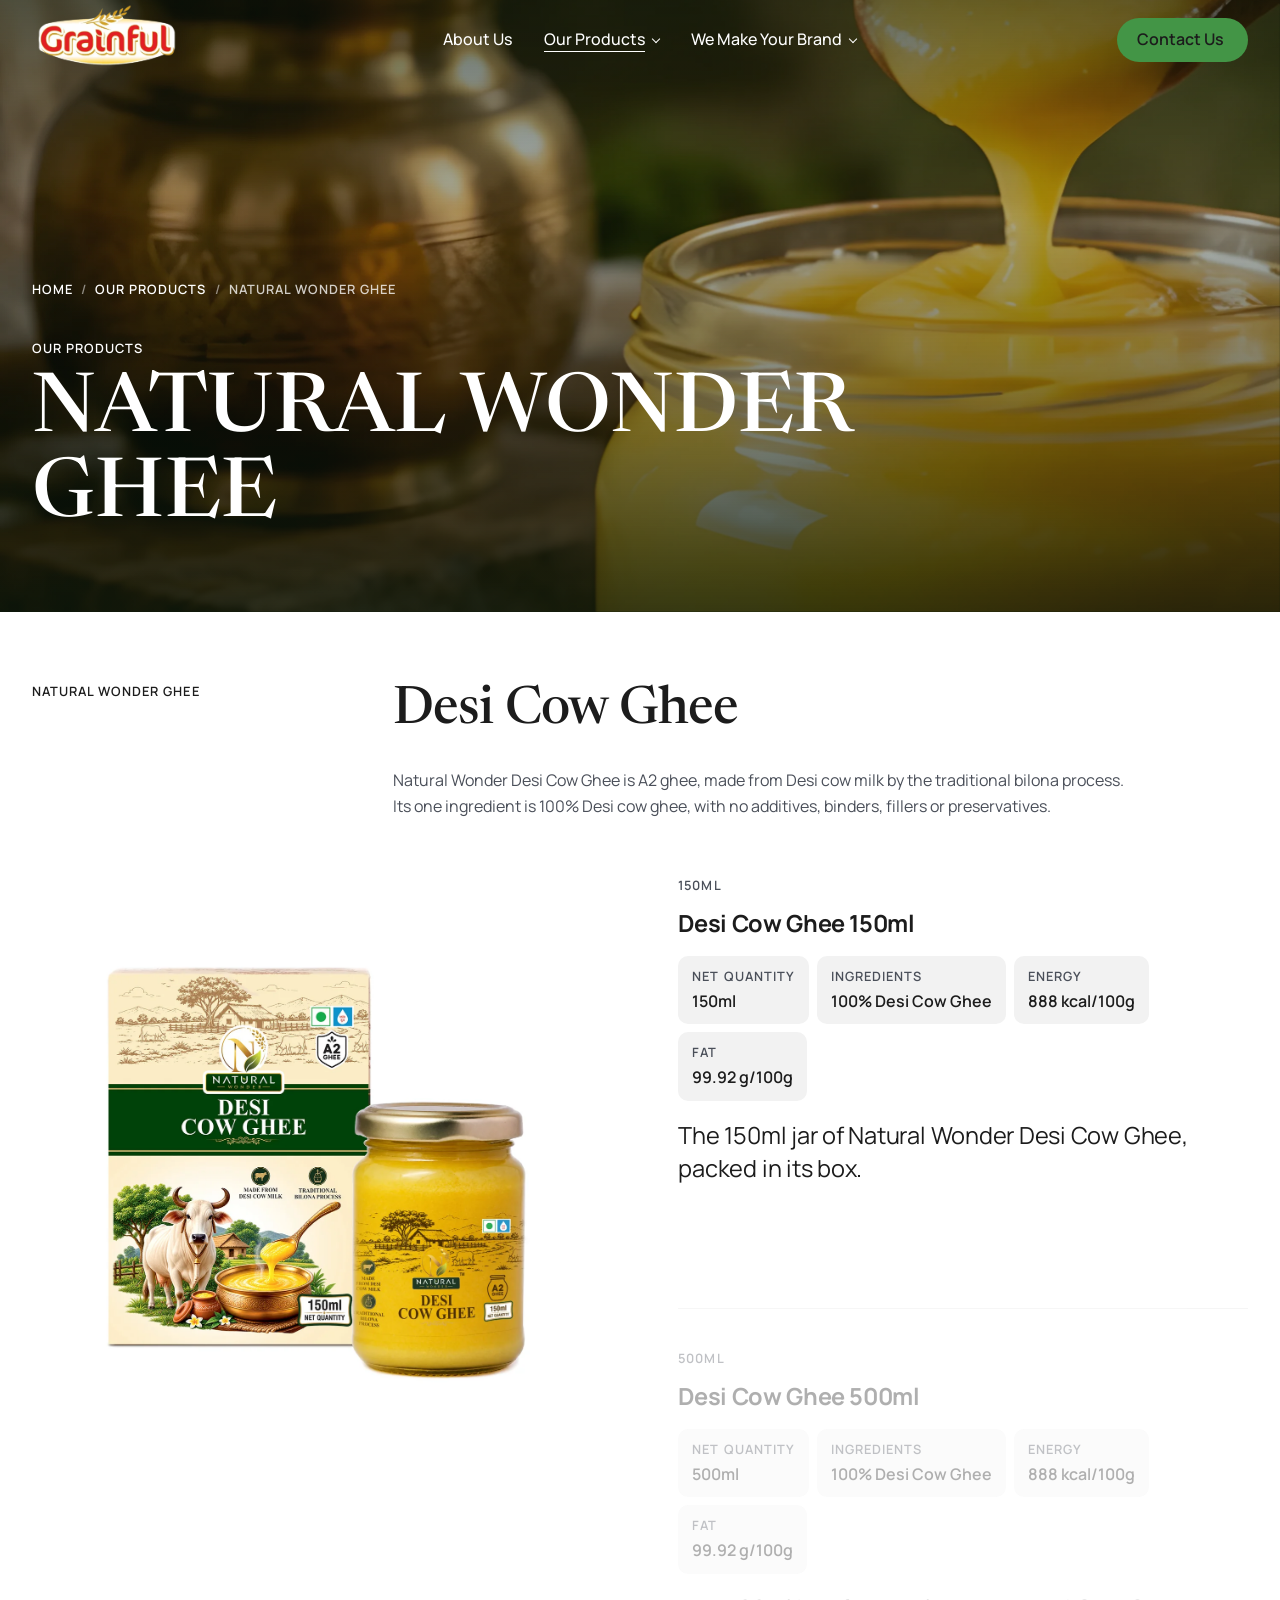
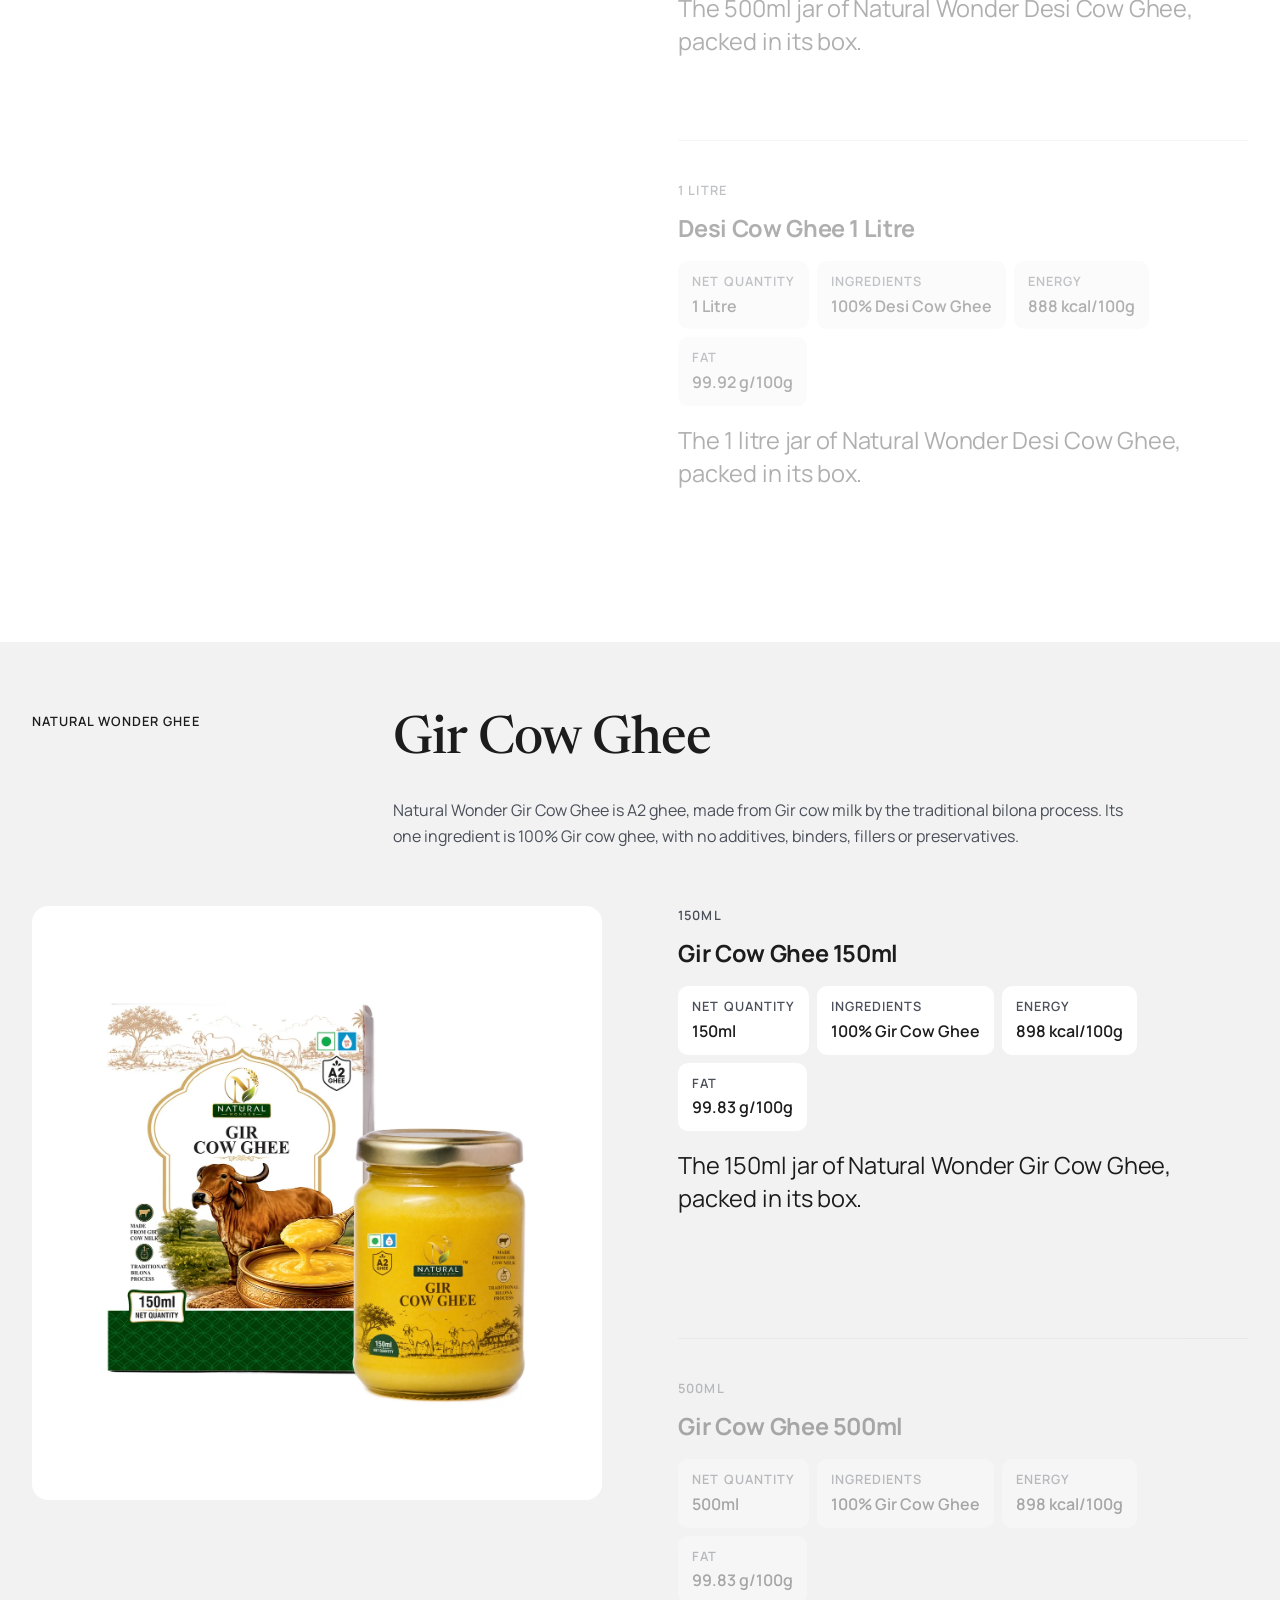
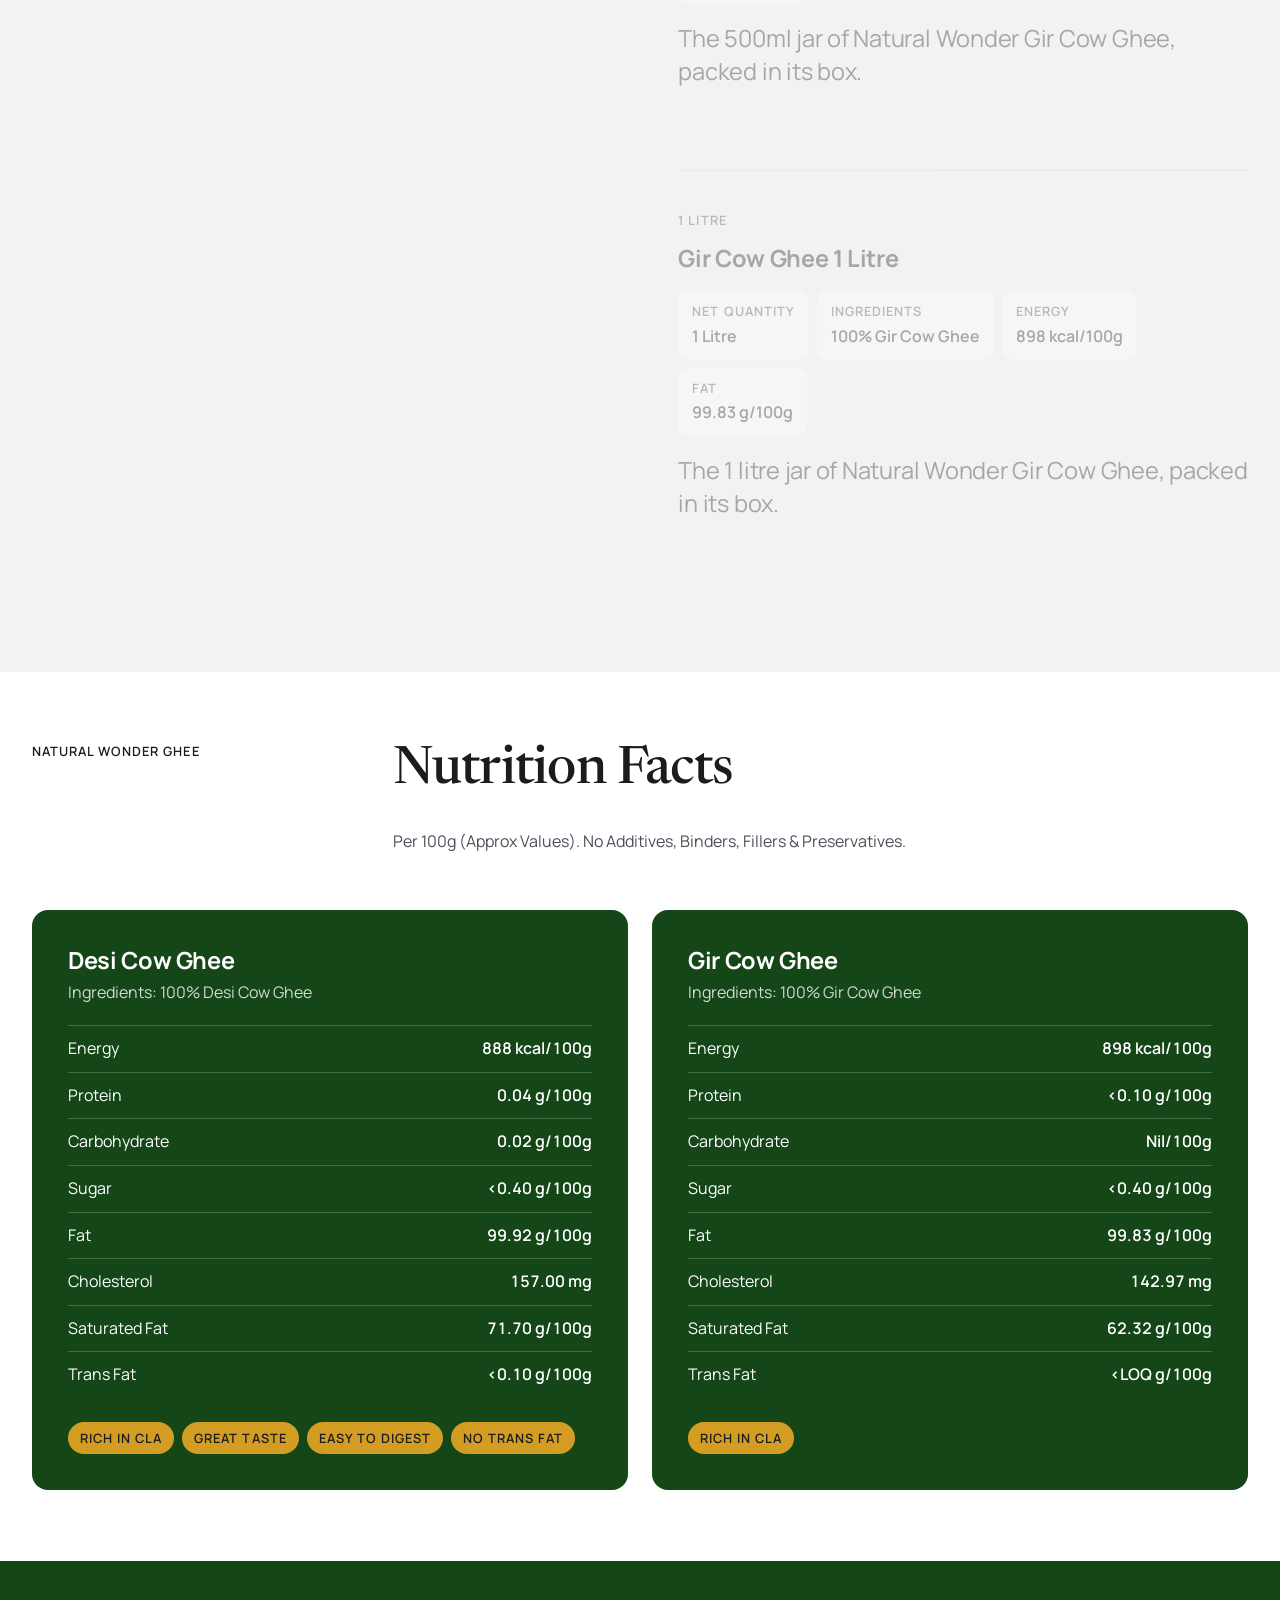
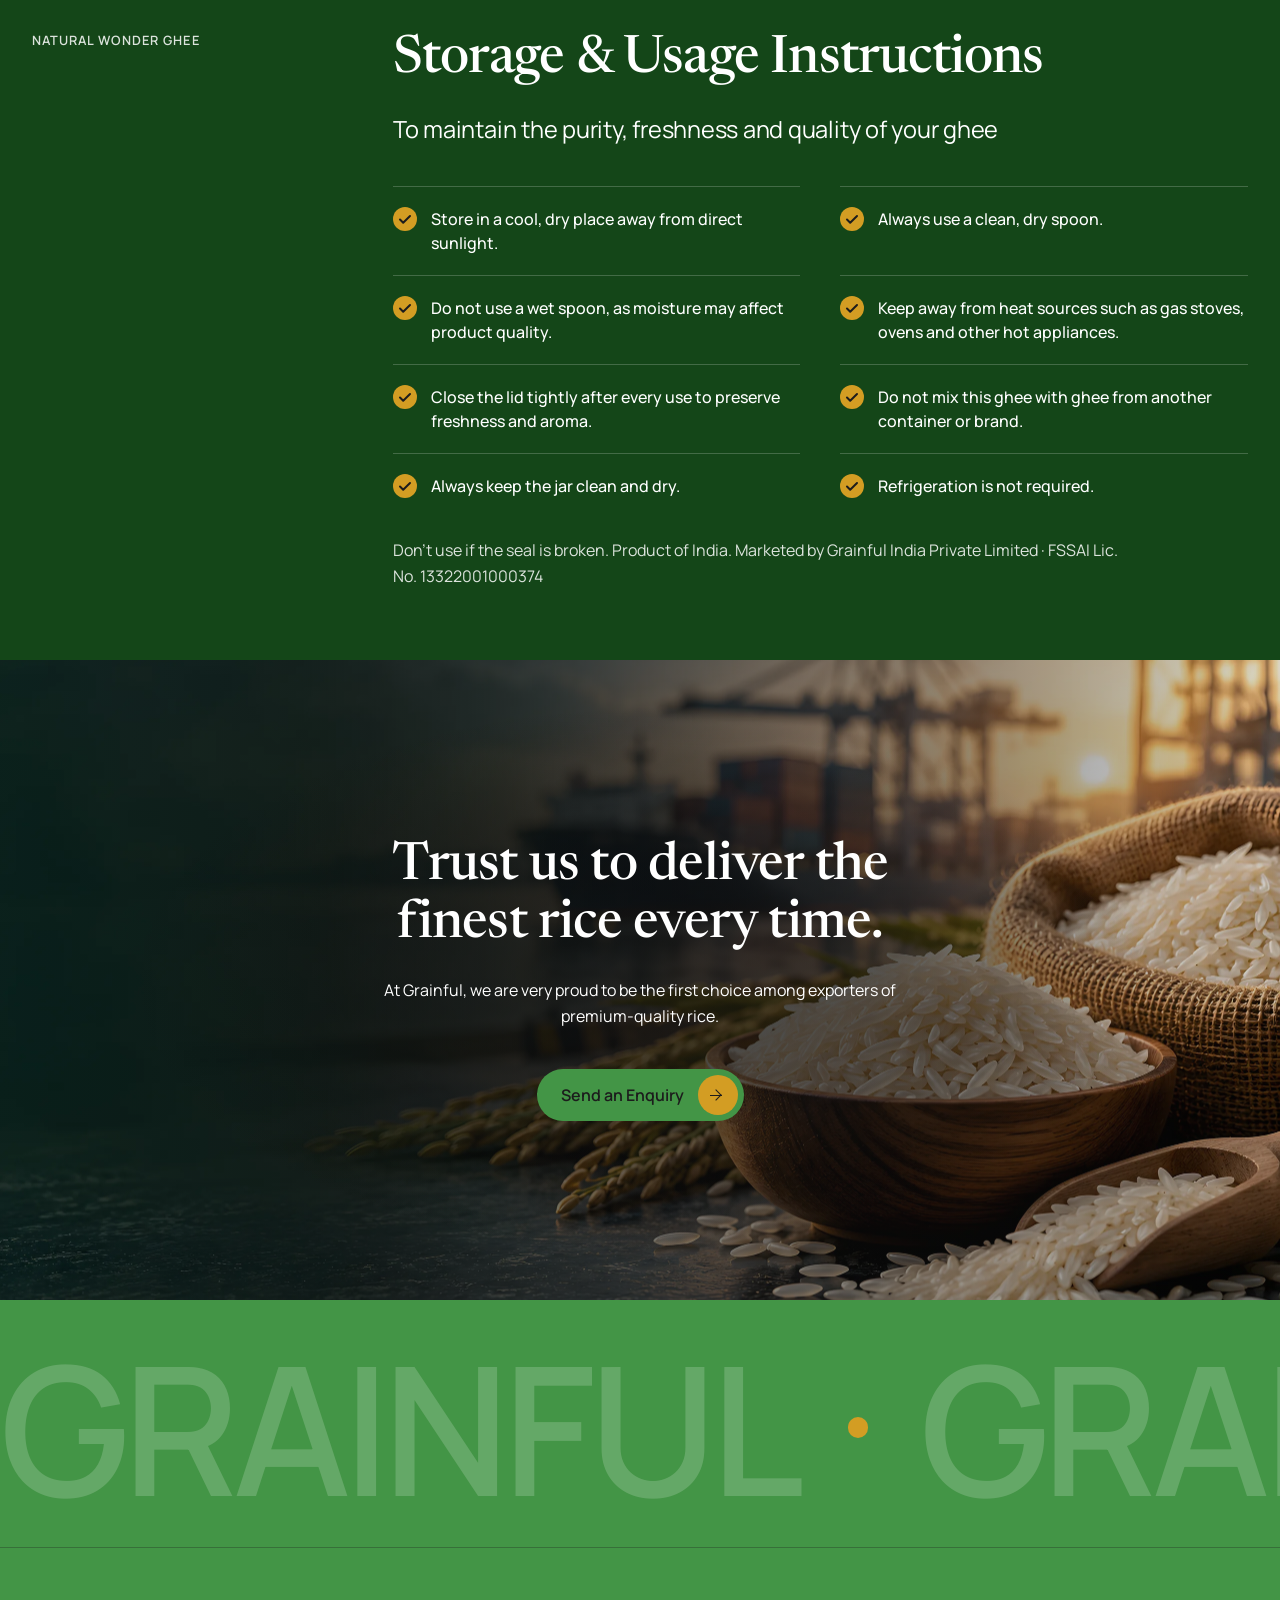
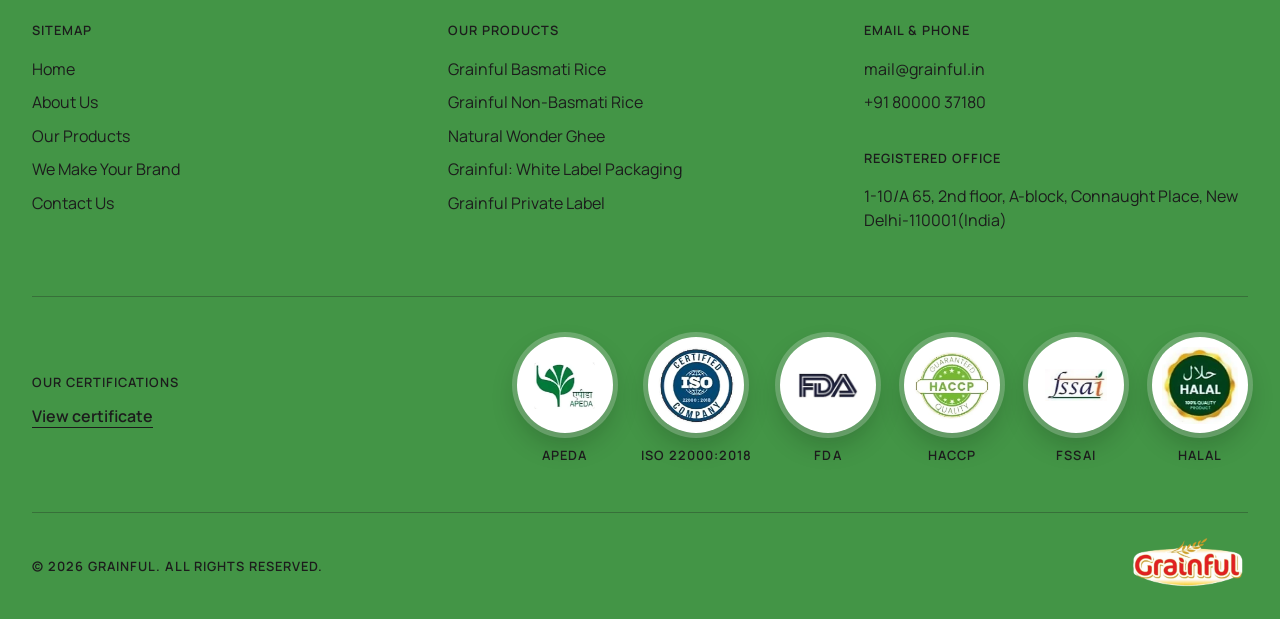
<file: natural-wonder-ghee/index.html>
<!DOCTYPE html>
<html lang="en">
<head>
  <meta charset="UTF-8">
  <meta name="robots" content="noindex, nofollow">
  <meta name="viewport" content="width=device-width, initial-scale=1">
  <title>Natural Wonder Ghee – Grainful</title>
  <meta name="description" content="Experience the rich aroma, authentic taste, and golden goodness of Natural Wonder Ghee.">
  <link rel="canonical" href="../natural-wonder-ghee/">
  <meta name="theme-color" content="#439546">
  <meta property="og:type" content="website">
  <meta property="og:site_name" content="Grainful">
  <meta property="og:title" content="Natural Wonder Ghee – Grainful">
  <meta property="og:description" content="Experience the rich aroma, authentic taste, and golden goodness of Natural Wonder Ghee.">
  <meta property="og:url" content="https://grainful.in/natural-wonder-ghee/">
  <meta property="og:image" content="https://grainful.in/wp-content/uploads/2024/09/DC-D0002-JAN-DCC04-GRAINFUL-LOGO-06-01-2025.jpg">
  <link rel="icon" href="../assets/img/grainful-logo-360.webp">
  <link rel="preload" as="font" type="font/woff2" href="../assets/fonts/Manrope-Variable.woff2" crossorigin>
  <link rel="preload" as="font" type="font/woff2" href="../assets/fonts/Newsreader-Variable.woff2" crossorigin>
  <link rel="preload" as="image" href="../assets/img/pages/ghee-hero.webp" imagesrcset="../assets/img/pages/ghee-hero-1200.webp 1200w, ../assets/img/pages/ghee-hero.webp 2560w" imagesizes="100vw">
  <link rel="stylesheet" href="../assets/css/styles.css?v=411ceaeb48">
</head>
<body>
  <a class="skip" href="#main">Skip to content</a>

  <!-- Header (Himon): logo left, links centre (Our Products and We Make Your Brand open their pages on hover / focus),
       one button right; transparent over the top photo, white once scrolled -->
  <header class="hdr" data-hdr>
    <div class="wrap hdr-in">
      <a class="hdr-logo" href="../"><img src="../assets/img/grainful-logo-360.webp" srcset="../assets/img/grainful-logo-360.webp 360w, ../assets/img/grainful-logo.webp 721w" sizes="150px" alt="Grainful" width="360" height="173"></a>
      <nav class="nav" id="nav" aria-label="Main">
        <ul class="nav-list" role="list">
          <li><a href="../about-us/">About Us</a></li>
          <li class="has-sub"><a href="../our-products/" class="is-here">Our Products</a>
            <div class="nav-sub"><ul class="nav-sub-in" role="list"><li><a href="../grainful-basmati-rice/">Grainful Basmati Rice</a></li><li><a href="../grainful-non-basmati-rice/">Grainful Non-Basmati Rice</a></li><li><a href="../natural-wonder-ghee/" aria-current="page">Natural Wonder Ghee</a></li></ul></div>
          </li>
          <li class="has-sub"><a href="../we-make-your-brand/">We Make Your Brand</a>
            <div class="nav-sub"><ul class="nav-sub-in" role="list"><li><a href="../grainful-white-label-packaging/">Grainful: White Label Packaging</a></li><li><a href="../grainful-private-label/">Grainful Private Label</a></li></ul></div>
          </li>
          <li class="nav-cta-m"><a href="../contact-us/">Contact Us</a></li>
        </ul>
      </nav>
      <a class="btn btn--sm hdr-cta" href="../contact-us/"><span>Contact Us</span></a>
      <button class="burger" type="button" aria-expanded="false" aria-controls="nav" data-burger><span class="sr-only">Menu</span><span class="burger-lines" aria-hidden="true"></span></button>
    </div>
  </header>

  <main id="main" class="inner">
    <!-- Page head (as the home page's hero): grainful.in's banner photo settling under the green shade, the trail of
         pages, the mono label and the title rising line by line -->
    <section class="pg-hero pg-hero--v2">
      <img class="pg-hero-img pg-hero-img--ghee" src="../assets/img/pages/ghee-hero.webp" srcset="../assets/img/pages/ghee-hero-1200.webp 1200w, ../assets/img/pages/ghee-hero.webp 2560w" sizes="100vw" alt="" width="2560" height="1549" fetchpriority="high">
      <div class="wrap pg-hero-in">
        <nav class="crumbs" aria-label="Breadcrumb"><ol role="list"><li><a href="../">Home</a></li><li><a href="../our-products/">Our Products</a></li><li><span aria-current="page">Natural Wonder Ghee</span></li></ol></nav>
        <div class="rv-mask pg-hero-label"><p class="label" data-reveal="mask">Our Products</p></div>
        <h1 class="pg-title"><span class="rv-mask pg-tl"><span data-reveal="mask">Natural Wonder</span></span> <span class="rv-mask pg-tl"><span data-reveal="mask">Ghee</span></span></h1>
      </div>
    </section>


    <!-- Desi Cow Ghee: as a rice variety's stage, its three sizes in place of the grades -->
    <section class="pg-vgroup pg-vgroup--pack" id="desi-cow-ghee" aria-labelledby="desi-cow-ghee-h" data-vstage>
      <div class="wrap">
        <div class="split pg-vhead">
          <div class="rv-mask"><p class="label" data-reveal="mask">Natural Wonder Ghee</p></div>
          <div>
            <div class="rv-mask"><h2 id="desi-cow-ghee-h" class="pg-vh" data-reveal="mask">Desi Cow Ghee</h2></div>
            <p class="pg-body" data-reveal>Natural Wonder Desi Cow Ghee is A2 ghee, made from Desi cow milk by the traditional bilona process. Its one ingredient is 100% Desi cow ghee, with no additives, binders, fillers or preservatives.</p>
          </div>
        </div>
        <div class="vg-body">
          <div class="vg-media" aria-hidden="true" data-reveal="rise"><div class="vg-frame">
            <img class="vg-layer is-shown" src="../assets/img/ghee/desi-combo-150.webp" alt="" width="1100" height="1083" loading="lazy">
            <img class="vg-layer" src="../assets/img/ghee/desi-combo-500.webp" alt="" width="1100" height="1075" loading="lazy">
            <img class="vg-layer" src="../assets/img/ghee/desi-combo-1000.webp" alt="" width="1093" height="1100" loading="lazy">
          </div></div>
          <ul class="vg-list" role="list">
            <li class="vg-item is-on" data-vitem="0">
              <figure class="vg-item-img"><img src="../assets/img/ghee/desi-combo-150.webp" alt="Natural Wonder Desi Cow Ghee, 150ml box and jar" width="1100" height="1083" loading="lazy"></figure>
              <p class="label vg-grade">150ml</p>
              <h3 class="vg-name">Desi Cow Ghee 150ml</h3>
              <dl class="vg-specs"><div><dt>Net Quantity</dt><dd>150ml</dd></div><div><dt>Ingredients</dt><dd>100% Desi Cow Ghee</dd></div><div><dt>Energy</dt><dd>888 kcal/100g</dd></div><div><dt>Fat</dt><dd>99.92 g/100g</dd></div></dl>
              <p class="vg-lead">The 150ml jar of Natural Wonder Desi Cow Ghee, packed in its box.</p>
            </li>
            <li class="vg-item" data-vitem="1">
              <figure class="vg-item-img"><img src="../assets/img/ghee/desi-combo-500.webp" alt="Natural Wonder Desi Cow Ghee, 500ml box and jar" width="1100" height="1075" loading="lazy"></figure>
              <p class="label vg-grade">500ml</p>
              <h3 class="vg-name">Desi Cow Ghee 500ml</h3>
              <dl class="vg-specs"><div><dt>Net Quantity</dt><dd>500ml</dd></div><div><dt>Ingredients</dt><dd>100% Desi Cow Ghee</dd></div><div><dt>Energy</dt><dd>888 kcal/100g</dd></div><div><dt>Fat</dt><dd>99.92 g/100g</dd></div></dl>
              <p class="vg-lead">The 500ml jar of Natural Wonder Desi Cow Ghee, packed in its box.</p>
            </li>
            <li class="vg-item" data-vitem="2">
              <figure class="vg-item-img"><img src="../assets/img/ghee/desi-combo-1000.webp" alt="Natural Wonder Desi Cow Ghee, 1 Litre box and jar" width="1093" height="1100" loading="lazy"></figure>
              <p class="label vg-grade">1 Litre</p>
              <h3 class="vg-name">Desi Cow Ghee 1 Litre</h3>
              <dl class="vg-specs"><div><dt>Net Quantity</dt><dd>1 Litre</dd></div><div><dt>Ingredients</dt><dd>100% Desi Cow Ghee</dd></div><div><dt>Energy</dt><dd>888 kcal/100g</dd></div><div><dt>Fat</dt><dd>99.92 g/100g</dd></div></dl>
              <p class="vg-lead">The 1 litre jar of Natural Wonder Desi Cow Ghee, packed in its box.</p>
            </li>
          </ul>
        </div>
      </div>
    </section>

    <!-- Gir Cow Ghee: as a rice variety's stage, its three sizes in place of the grades -->
    <section class="pg-vgroup pg-vgroup--pack pg-sec--mist" id="gir-cow-ghee" aria-labelledby="gir-cow-ghee-h" data-vstage>
      <div class="wrap">
        <div class="split pg-vhead">
          <div class="rv-mask"><p class="label" data-reveal="mask">Natural Wonder Ghee</p></div>
          <div>
            <div class="rv-mask"><h2 id="gir-cow-ghee-h" class="pg-vh" data-reveal="mask">Gir Cow Ghee</h2></div>
            <p class="pg-body" data-reveal>Natural Wonder Gir Cow Ghee is A2 ghee, made from Gir cow milk by the traditional bilona process. Its one ingredient is 100% Gir cow ghee, with no additives, binders, fillers or preservatives.</p>
          </div>
        </div>
        <div class="vg-body">
          <div class="vg-media" aria-hidden="true" data-reveal="rise"><div class="vg-frame">
            <img class="vg-layer is-shown" src="../assets/img/ghee/gir-combo-150.webp" alt="" width="1100" height="1055" loading="lazy">
            <img class="vg-layer" src="../assets/img/ghee/gir-combo-500.webp" alt="" width="1100" height="1093" loading="lazy">
            <img class="vg-layer" src="../assets/img/ghee/gir-combo-1000.webp" alt="" width="1078" height="1100" loading="lazy">
          </div></div>
          <ul class="vg-list" role="list">
            <li class="vg-item is-on" data-vitem="0">
              <figure class="vg-item-img"><img src="../assets/img/ghee/gir-combo-150.webp" alt="Natural Wonder Gir Cow Ghee, 150ml box and jar" width="1100" height="1055" loading="lazy"></figure>
              <p class="label vg-grade">150ml</p>
              <h3 class="vg-name">Gir Cow Ghee 150ml</h3>
              <dl class="vg-specs"><div><dt>Net Quantity</dt><dd>150ml</dd></div><div><dt>Ingredients</dt><dd>100% Gir Cow Ghee</dd></div><div><dt>Energy</dt><dd>898 kcal/100g</dd></div><div><dt>Fat</dt><dd>99.83 g/100g</dd></div></dl>
              <p class="vg-lead">The 150ml jar of Natural Wonder Gir Cow Ghee, packed in its box.</p>
            </li>
            <li class="vg-item" data-vitem="1">
              <figure class="vg-item-img"><img src="../assets/img/ghee/gir-combo-500.webp" alt="Natural Wonder Gir Cow Ghee, 500ml box and jar" width="1100" height="1093" loading="lazy"></figure>
              <p class="label vg-grade">500ml</p>
              <h3 class="vg-name">Gir Cow Ghee 500ml</h3>
              <dl class="vg-specs"><div><dt>Net Quantity</dt><dd>500ml</dd></div><div><dt>Ingredients</dt><dd>100% Gir Cow Ghee</dd></div><div><dt>Energy</dt><dd>898 kcal/100g</dd></div><div><dt>Fat</dt><dd>99.83 g/100g</dd></div></dl>
              <p class="vg-lead">The 500ml jar of Natural Wonder Gir Cow Ghee, packed in its box.</p>
            </li>
            <li class="vg-item" data-vitem="2">
              <figure class="vg-item-img"><img src="../assets/img/ghee/gir-combo-1000.webp" alt="Natural Wonder Gir Cow Ghee, 1 Litre box and jar" width="1078" height="1100" loading="lazy"></figure>
              <p class="label vg-grade">1 Litre</p>
              <h3 class="vg-name">Gir Cow Ghee 1 Litre</h3>
              <dl class="vg-specs"><div><dt>Net Quantity</dt><dd>1 Litre</dd></div><div><dt>Ingredients</dt><dd>100% Gir Cow Ghee</dd></div><div><dt>Energy</dt><dd>898 kcal/100g</dd></div><div><dt>Fat</dt><dd>99.83 g/100g</dd></div></dl>
              <p class="vg-lead">The 1 litre jar of Natural Wonder Gir Cow Ghee, packed in its box.</p>
            </li>
          </ul>
        </div>
      </div>
    </section>

    <!-- Nutrition Facts from the jar labels (per 100g, approx values), one card per ghee, with the box's icon row -->
    <section class="pg-sec gh-nf-sec" aria-labelledby="gh-nf">
      <div class="wrap">
        <div class="split pg-vhead">
          <div class="rv-mask"><p class="label" data-reveal="mask">Natural Wonder Ghee</p></div>
          <div><div class="rv-mask"><h2 id="gh-nf" class="pg-vh" data-reveal="mask">Nutrition Facts</h2></div>
            <p class="pg-body" data-reveal>Per 100g (Approx Values). No Additives, Binders, Fillers &amp; Preservatives.</p></div>
        </div>
        <div class="gh-nf">
          <div class="gh-facts" data-reveal="rise">
            <h3 class="gh-facts-h">Desi Cow Ghee</h3>
            <p class="gh-facts-p">Ingredients: 100% Desi Cow Ghee</p>
            <dl><div><dt>Energy</dt><dd>888 kcal/100g</dd></div><div><dt>Protein</dt><dd>0.04 g/100g</dd></div><div><dt>Carbohydrate</dt><dd>0.02 g/100g</dd></div><div><dt>Sugar</dt><dd>&lt;0.40 g/100g</dd></div><div><dt>Fat</dt><dd>99.92 g/100g</dd></div><div><dt>Cholesterol</dt><dd>157.00 mg</dd></div><div><dt>Saturated Fat</dt><dd>71.70 g/100g</dd></div><div><dt>Trans Fat</dt><dd>&lt;0.10 g/100g</dd></div></dl>
            <ul class="gh-marks" role="list"><li>Rich in CLA</li><li>Great Taste</li><li>Easy to Digest</li><li>No Trans Fat</li></ul>
          </div>
          <div class="gh-facts" data-reveal="rise">
            <h3 class="gh-facts-h">Gir Cow Ghee</h3>
            <p class="gh-facts-p">Ingredients: 100% Gir Cow Ghee</p>
            <dl><div><dt>Energy</dt><dd>898 kcal/100g</dd></div><div><dt>Protein</dt><dd>&lt;0.10 g/100g</dd></div><div><dt>Carbohydrate</dt><dd>Nil/100g</dd></div><div><dt>Sugar</dt><dd>&lt;0.40 g/100g</dd></div><div><dt>Fat</dt><dd>99.83 g/100g</dd></div><div><dt>Cholesterol</dt><dd>142.97 mg</dd></div><div><dt>Saturated Fat</dt><dd>62.32 g/100g</dd></div><div><dt>Trans Fat</dt><dd>&lt;LOQ g/100g</dd></div></dl>
            <ul class="gh-marks" role="list"><li>Rich in CLA</li></ul>
          </div>
        </div>
      </div>
    </section>

    <!-- Storage & Usage Instructions, from the box back, on deep green -->
    <section class="pg-sec gh-store" aria-labelledby="gh-store">
      <div class="wrap split">
        <div>
          <div class="rv-mask"><p class="label pg-label-light" data-reveal="mask">Natural Wonder Ghee</p></div>
        </div>
        <div>
          <div class="rv-mask"><h2 id="gh-store" class="pg-stmt" data-reveal="mask">Storage &amp; Usage Instructions</h2></div>
          <p class="gh-store-p" data-reveal>To maintain the purity, freshness and quality of your ghee</p>
          <ul class="ticks gh-store-list" role="list">
            <li data-reveal><svg class="tick" viewBox="0 0 24 24" aria-hidden="true" focusable="false"><circle cx="12" cy="12" r="12"/><path d="M7 12.5l3.2 3.2L17 9"/></svg><span>Store in a cool, dry place away from direct sunlight.</span></li>
            <li data-reveal><svg class="tick" viewBox="0 0 24 24" aria-hidden="true" focusable="false"><circle cx="12" cy="12" r="12"/><path d="M7 12.5l3.2 3.2L17 9"/></svg><span>Always use a clean, dry spoon.</span></li>
            <li data-reveal><svg class="tick" viewBox="0 0 24 24" aria-hidden="true" focusable="false"><circle cx="12" cy="12" r="12"/><path d="M7 12.5l3.2 3.2L17 9"/></svg><span>Do not use a wet spoon, as moisture may affect product quality.</span></li>
            <li data-reveal><svg class="tick" viewBox="0 0 24 24" aria-hidden="true" focusable="false"><circle cx="12" cy="12" r="12"/><path d="M7 12.5l3.2 3.2L17 9"/></svg><span>Keep away from heat sources such as gas stoves, ovens and other hot appliances.</span></li>
            <li data-reveal><svg class="tick" viewBox="0 0 24 24" aria-hidden="true" focusable="false"><circle cx="12" cy="12" r="12"/><path d="M7 12.5l3.2 3.2L17 9"/></svg><span>Close the lid tightly after every use to preserve freshness and aroma.</span></li>
            <li data-reveal><svg class="tick" viewBox="0 0 24 24" aria-hidden="true" focusable="false"><circle cx="12" cy="12" r="12"/><path d="M7 12.5l3.2 3.2L17 9"/></svg><span>Do not mix this ghee with ghee from another container or brand.</span></li>
            <li data-reveal><svg class="tick" viewBox="0 0 24 24" aria-hidden="true" focusable="false"><circle cx="12" cy="12" r="12"/><path d="M7 12.5l3.2 3.2L17 9"/></svg><span>Always keep the jar clean and dry.</span></li>
            <li data-reveal><svg class="tick" viewBox="0 0 24 24" aria-hidden="true" focusable="false"><circle cx="12" cy="12" r="12"/><path d="M7 12.5l3.2 3.2L17 9"/></svg><span>Refrigeration is not required.</span></li>
          </ul>
          <p class="gh-store-seal" data-reveal>Don’t use if the seal is broken. Product of India. Marketed by Grainful India Private Limited · FSSAI Lic. No. 13322001000374</p>
        </div>
      </div>
    </section>

  </main>

  <!-- Closing call to action + footer (Himon): photo band with a centred line and button, then the green footer with the
       site map and contact details, and the name set very large at the foot -->
  <section class="cta cta--port" aria-labelledby="cta-title">
    <img class="cta-img" src="../assets/img/cta-port.webp" srcset="../assets/img/cta-port-800.webp 800w, ../assets/img/cta-port.webp 2560w" sizes="100vw" alt="" width="2560" height="1441" loading="lazy">
    <div class="wrap cta-in" data-reveal>
      <h2 id="cta-title" class="cta-title">Trust us to deliver the finest rice every time.</h2>
      <p class="cta-text">At Grainful, we are very proud to be the first choice among exporters of premium-quality rice.</p>
      <a class="btn" href="../contact-us/"><span>Send an Enquiry</span><i class="btn-arrow" aria-hidden="true"></i></a>
    </div>
  </section>

  <footer class="ftr">
    <!-- the name set very large, sliding left without end (two identical halves; stops with reduced motion) -->
    <div class="ftr-mega" aria-hidden="true"><div class="ftr-mega-track"><span class="ftr-word">GRAINFUL</span><i class="ftr-dot"></i><span class="ftr-word">GRAINFUL</span><i class="ftr-dot"></i><span class="ftr-word">GRAINFUL</span><i class="ftr-dot"></i><span class="ftr-word">GRAINFUL</span><i class="ftr-dot"></i><span class="ftr-word">GRAINFUL</span><i class="ftr-dot"></i><span class="ftr-word">GRAINFUL</span><i class="ftr-dot"></i></div></div>
    <div class="wrap">
      <div class="ftr-grid">
        <div>
          <h2 class="flabel">Sitemap</h2>
          <ul class="flist" role="list">
            <li><a href="../">Home</a></li>
            <li><a href="../about-us/">About Us</a></li>
            <li><a href="../our-products/">Our Products</a></li>
            <li><a href="../we-make-your-brand/">We Make Your Brand</a></li>
            <li><a href="../contact-us/">Contact Us</a></li>
          </ul>
        </div>
        <div>
          <h2 class="flabel">Our Products</h2>
          <ul class="flist" role="list">
            <li><a href="../grainful-basmati-rice/">Grainful Basmati Rice</a></li>
            <li><a href="../grainful-non-basmati-rice/">Grainful Non-Basmati Rice</a></li>
            <li><a href="../natural-wonder-ghee/">Natural Wonder Ghee</a></li>
            <li><a href="../grainful-white-label-packaging/">Grainful: White Label Packaging</a></li>
            <li><a href="../grainful-private-label/">Grainful Private Label</a></li>
          </ul>
        </div>
        <div>
          <h2 class="flabel">Email &amp; Phone</h2>
          <ul class="flist" role="list">
            <li><a href="mailto:mail@grainful.in">mail@grainful.in</a></li>
            <li><a href="tel:+918000037180">+91 80000 37180</a></li>
          </ul>
          <h2 class="flabel flabel--gap">Registered Office</h2>
          <address>1-10/A 65, 2nd floor, A-block, Connaught Place, New Delhi-110001(India)</address>
        </div>
      </div>
      <!-- Our certifications: the six badges from grainful.in's certificate, each on a white medallion of the same size
           with its name beneath; the link opens the full certificate -->
      <div class="ftr-certs">
        <div class="ftr-certs-head">
          <h2 class="flabel">Our Certifications</h2>
          <a class="ftr-certs-link" href="../assets/img/pages/certificate.webp" target="_blank" rel="noopener">View certificate<span class="sr-only"> (opens in a new tab)</span></a>
        </div>
        <ul class="seals" role="list">
          <li class="seal seal--mark"><span class="seal-disc"><img src="../assets/img/certs/apeda.webp" alt="" width="208" height="162" loading="lazy"></span><span class="seal-name">APEDA</span></li>
          <li class="seal"><span class="seal-disc"><img src="../assets/img/certs/iso.webp" alt="" width="284" height="282" loading="lazy"></span><span class="seal-name">ISO 22000:2018</span></li>
          <li class="seal seal--mark"><span class="seal-disc"><img src="../assets/img/certs/fda.webp" alt="" width="266" height="116" loading="lazy"></span><span class="seal-name">FDA</span></li>
          <li class="seal"><span class="seal-disc"><img src="../assets/img/certs/haccp.webp" alt="" width="296" height="256" loading="lazy"></span><span class="seal-name">HACCP</span></li>
          <li class="seal seal--mark"><span class="seal-disc"><img src="../assets/img/certs/fssai.webp" alt="" width="192" height="100" loading="lazy"></span><span class="seal-name">FSSAI</span></li>
          <li class="seal"><span class="seal-disc"><img src="../assets/img/certs/halal.webp" alt="" width="212" height="214" loading="lazy"></span><span class="seal-name">Halal</span></li>
        </ul>
      </div>
      <div class="ftr-bottom">
        <p>© <span data-year>2026</span> Grainful. All Rights Reserved.</p>
        <a class="ftr-logo" href="../"><img src="../assets/img/grainful-logo-360.webp" alt="Grainful home" width="360" height="173" loading="lazy"></a>
      </div>
    </div>
  </footer>

  <script src="../assets/js/main.js?v=20546c6482" defer></script>
</body>
</html>
</file>
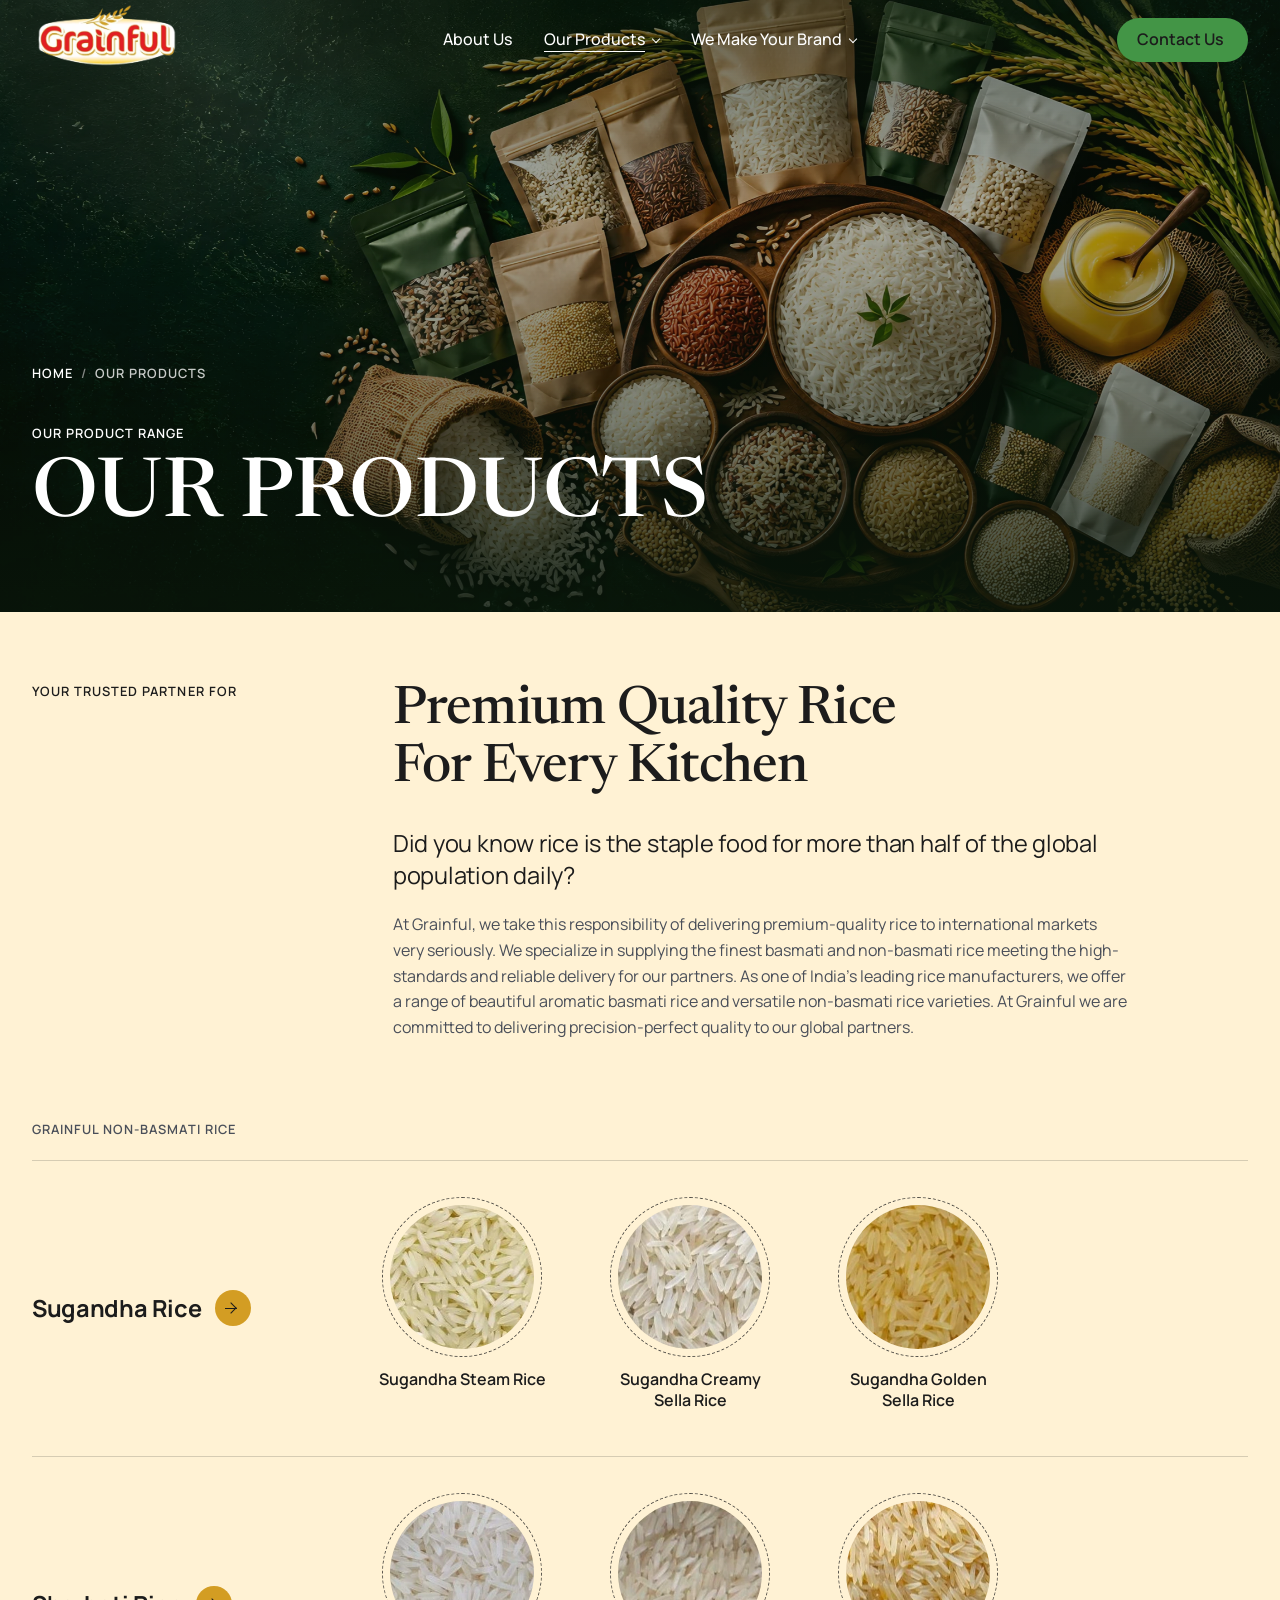
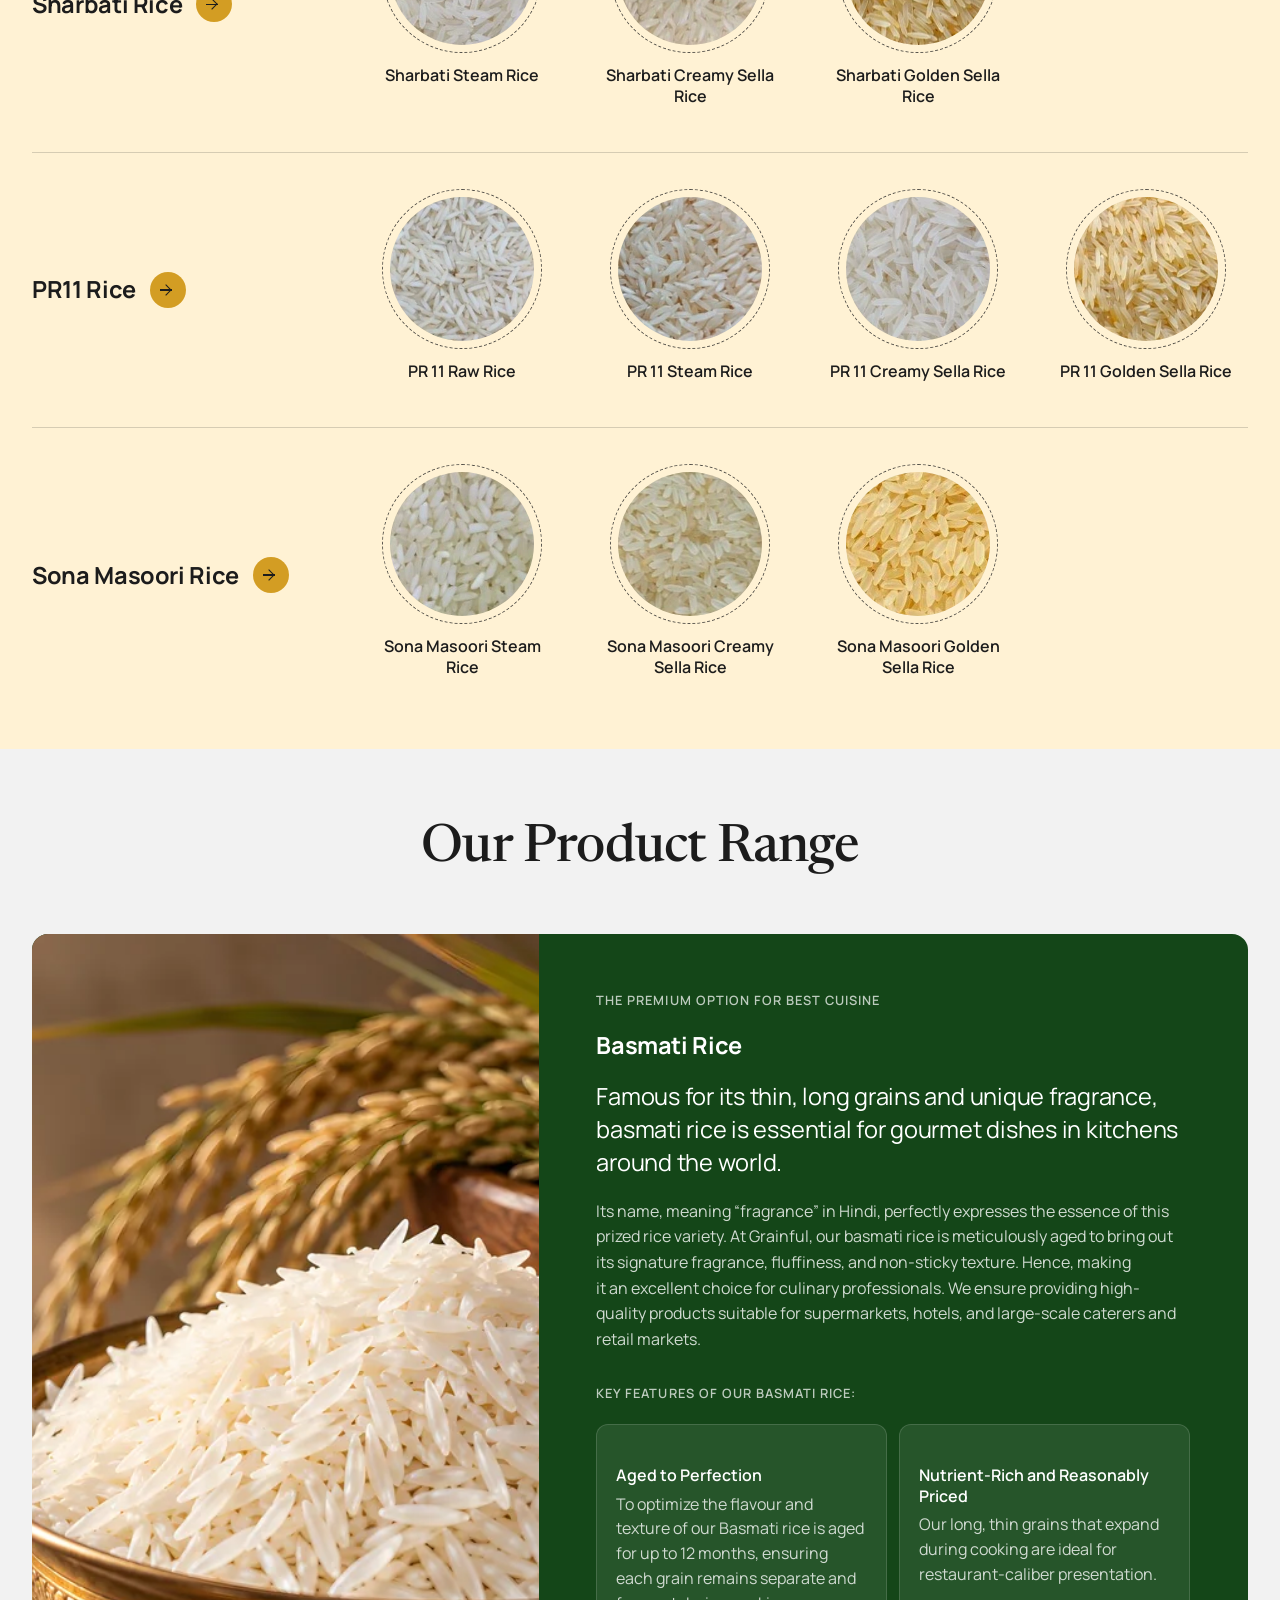
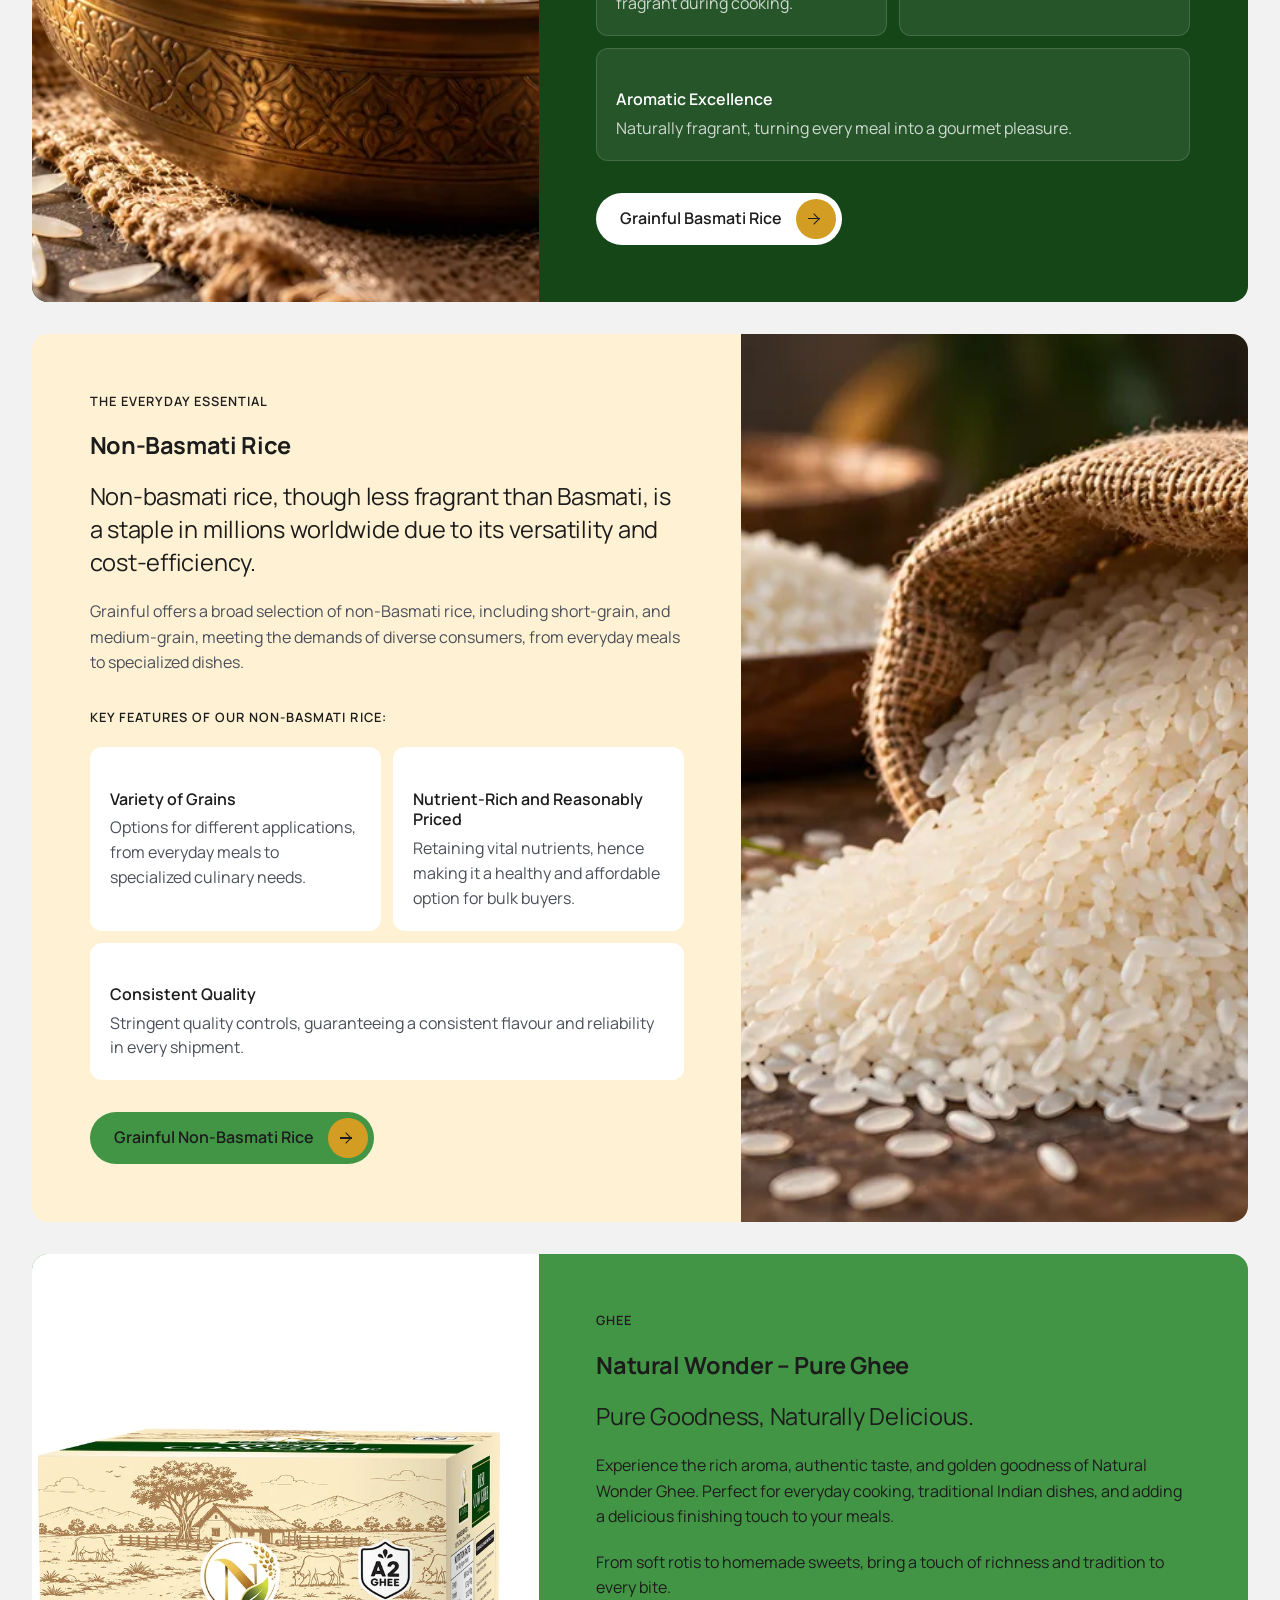
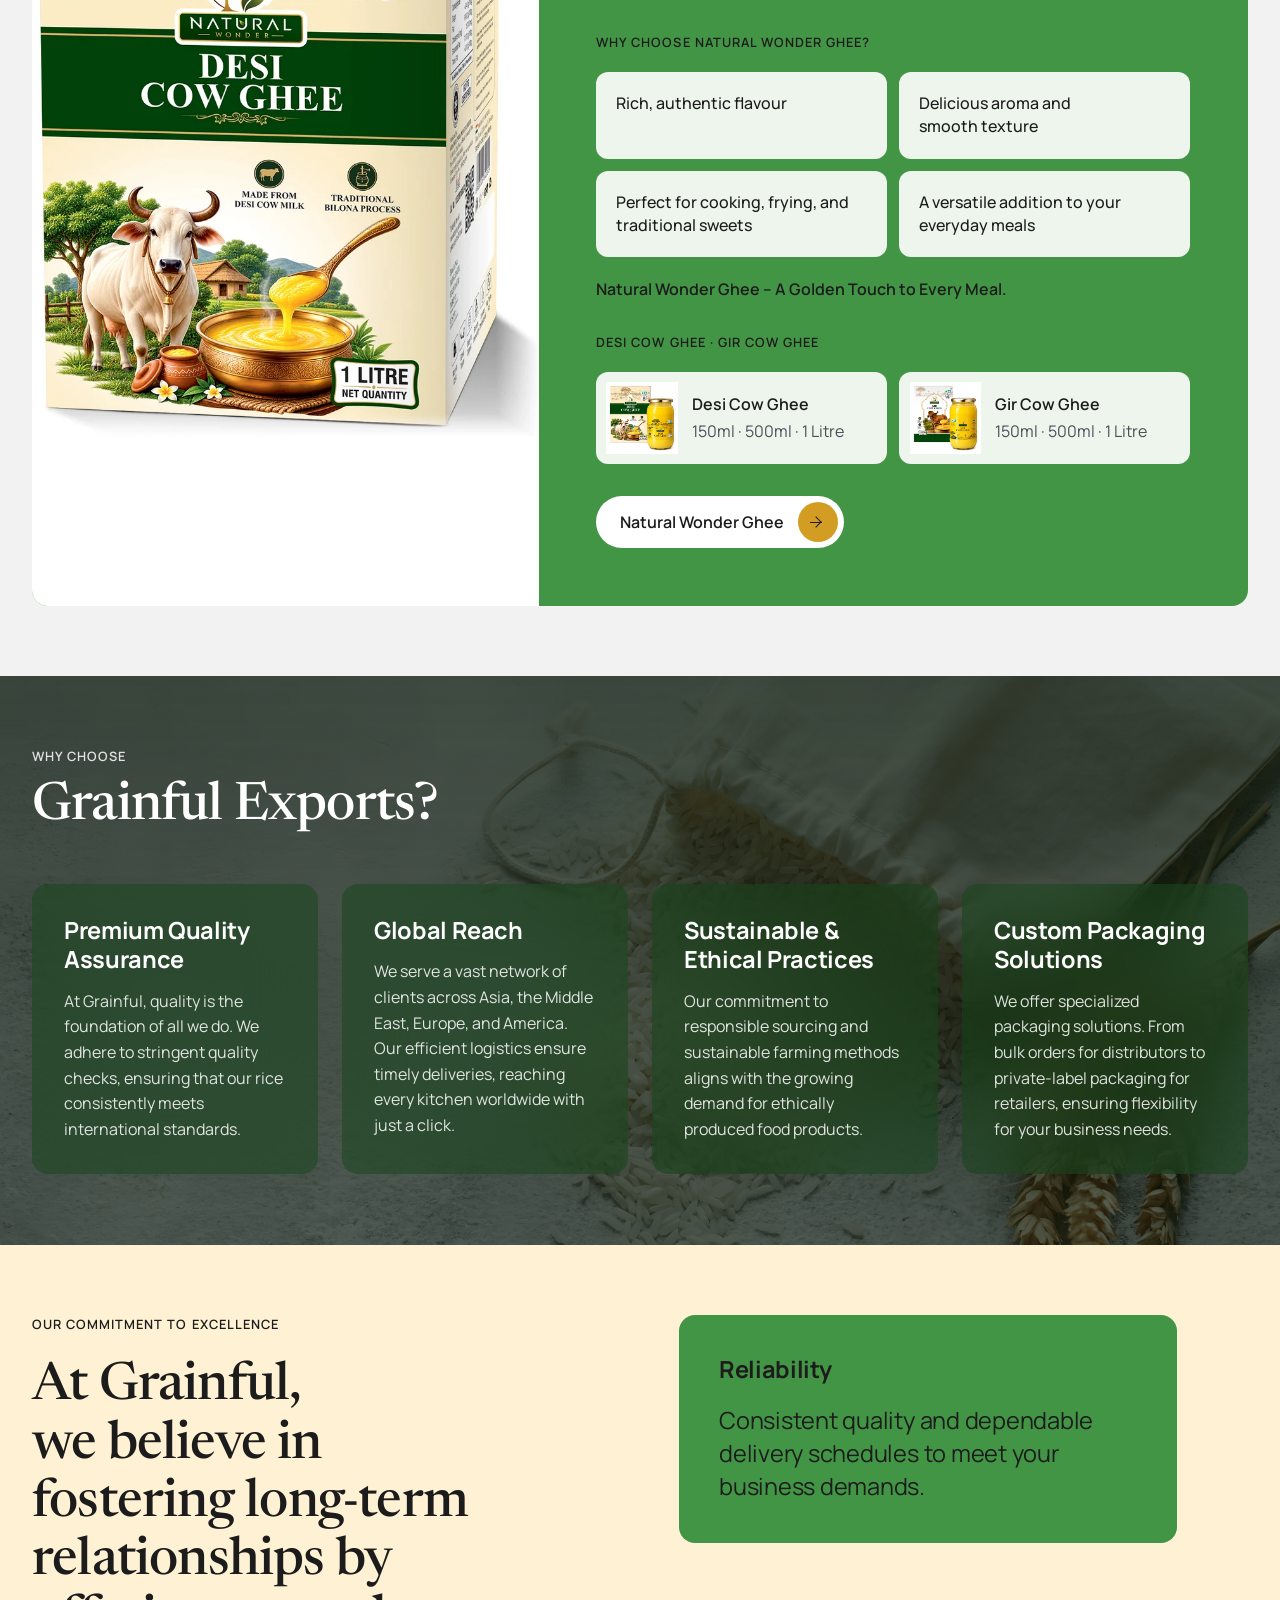
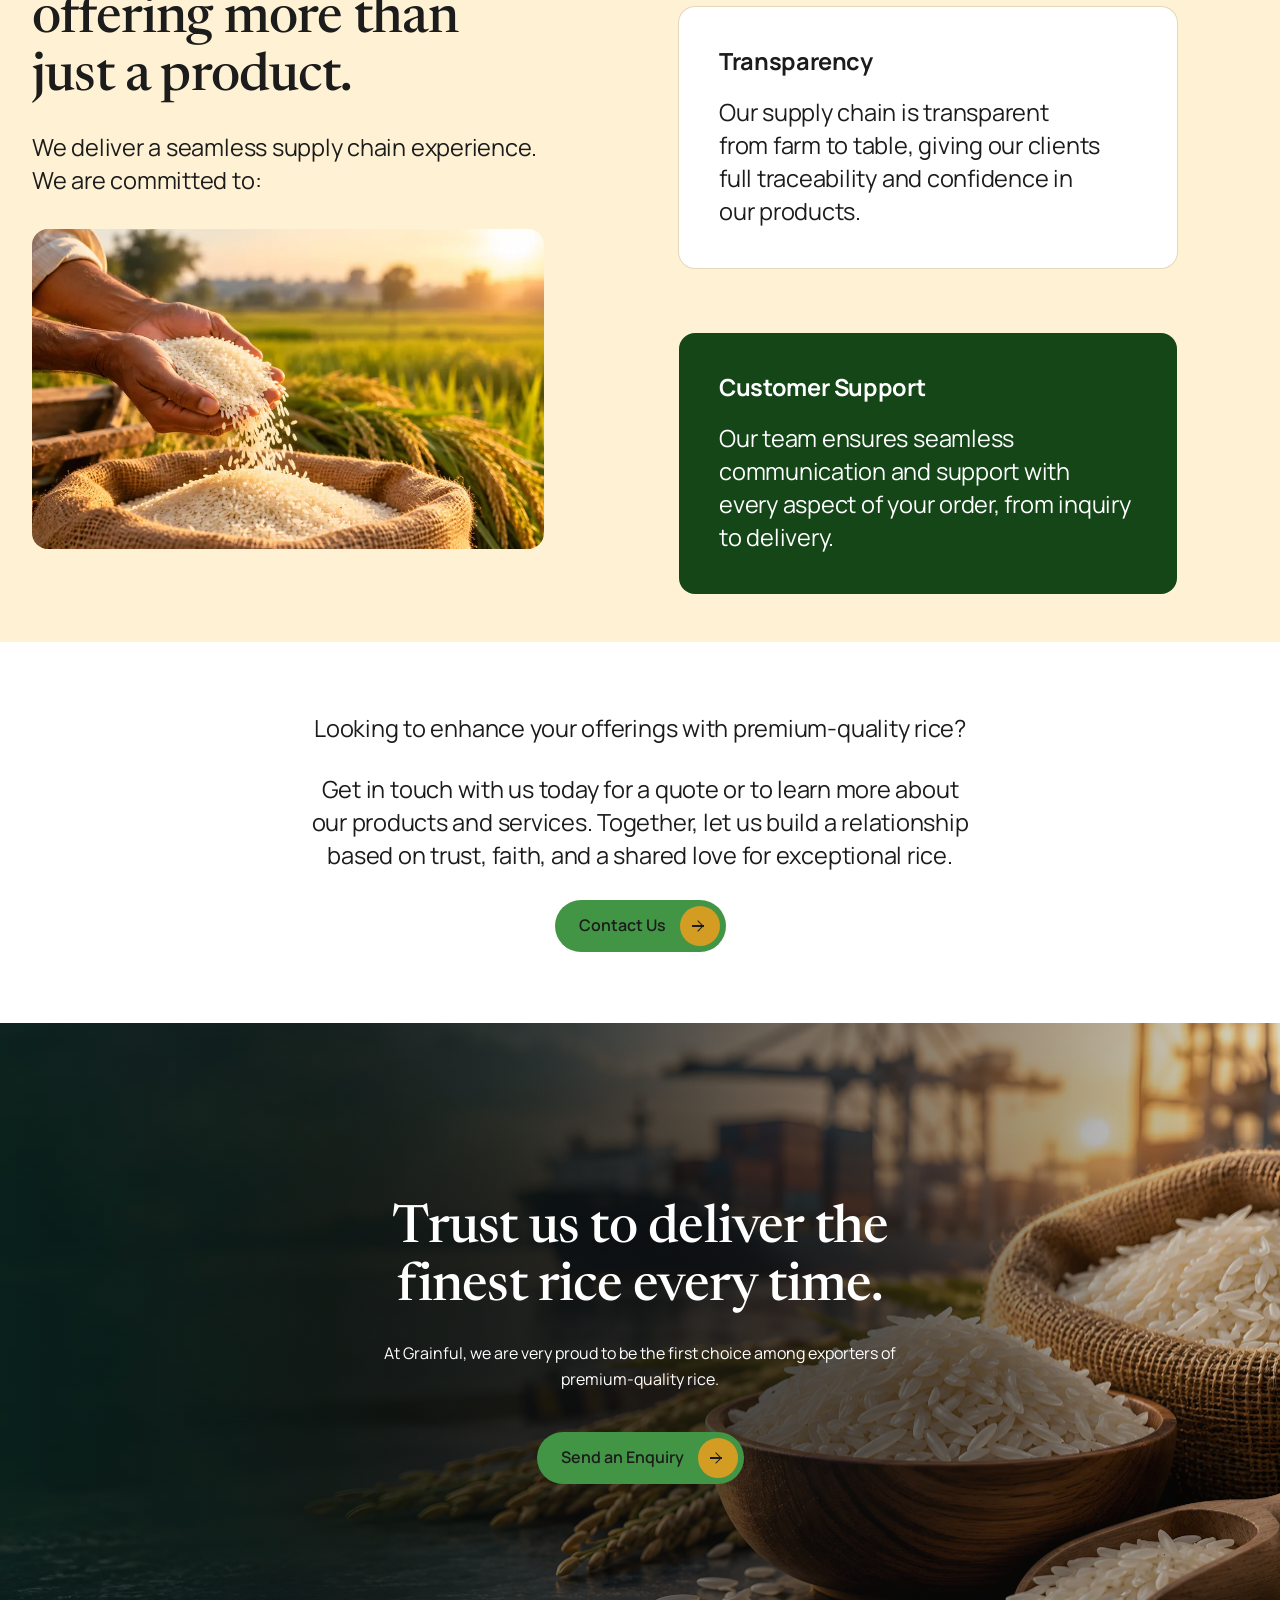
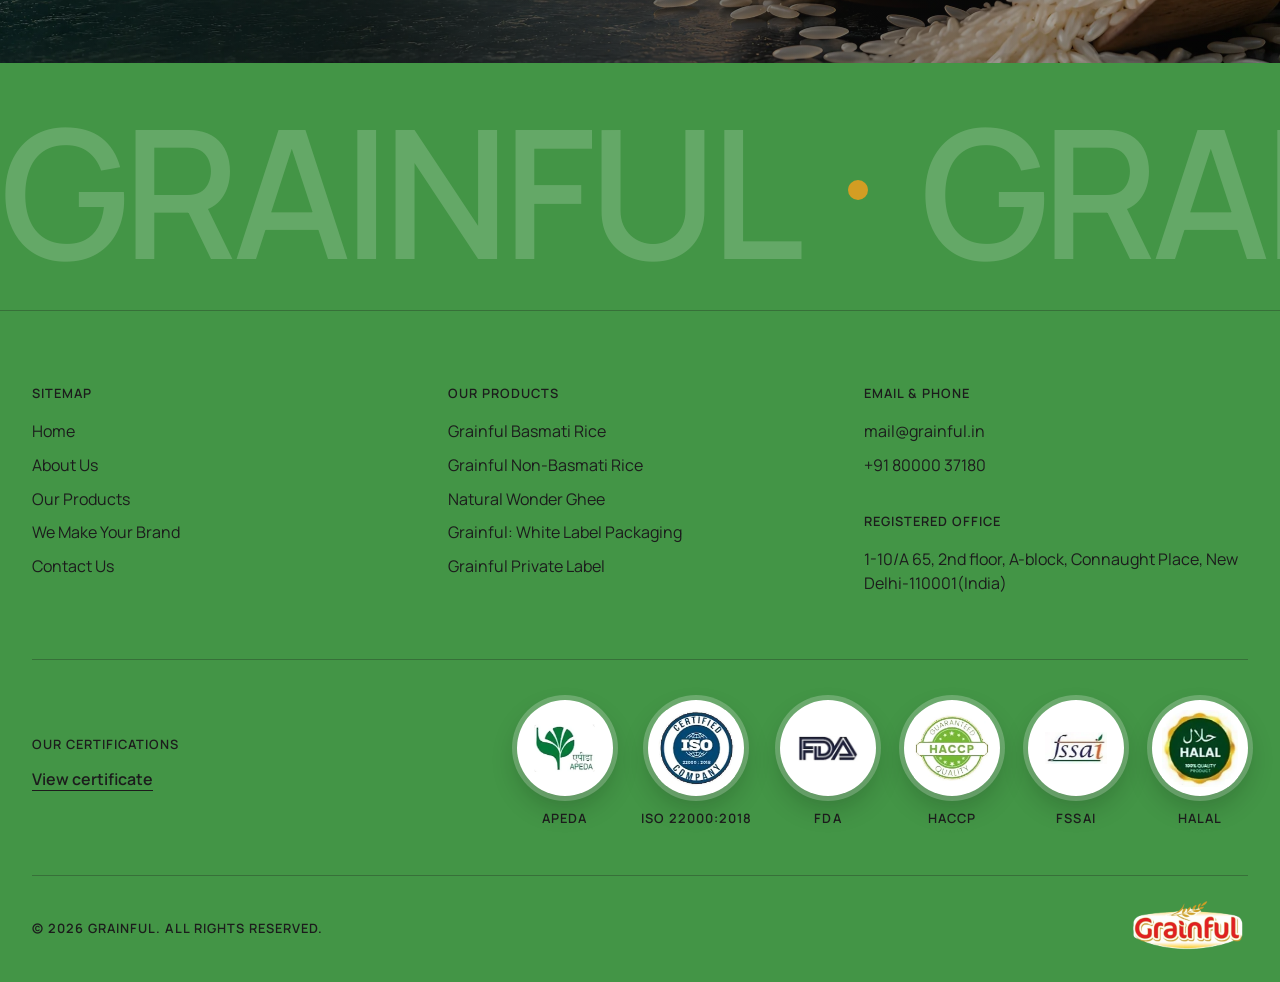
<file: our-products/index.html>
<!DOCTYPE html>
<html lang="en">
<head>
  <meta charset="UTF-8">
  <meta name="robots" content="noindex, nofollow">
  <meta name="viewport" content="width=device-width, initial-scale=1">
  <title>Our Products – Grainful</title>
  <meta name="description" content="undefined.">
  <link rel="canonical" href="../our-products/">
  <meta name="theme-color" content="#439546">
  <meta property="og:type" content="website">
  <meta property="og:site_name" content="Grainful">
  <meta property="og:title" content="Our Products – Grainful">
  <meta property="og:description" content="undefined.">
  <meta property="og:url" content="https://grainful.in/our-products/">
  <meta property="og:image" content="https://grainful.in/wp-content/uploads/2024/09/DC-D0002-JAN-DCC04-GRAINFUL-LOGO-06-01-2025.jpg">
  <link rel="icon" href="../assets/img/grainful-logo-360.webp">
  <link rel="preload" as="font" type="font/woff2" href="../assets/fonts/Manrope-Variable.woff2" crossorigin>
  <link rel="preload" as="font" type="font/woff2" href="../assets/fonts/Newsreader-Variable.woff2" crossorigin>
  <link rel="preload" as="image" href="../assets/img/pages/products-hero.webp" imagesrcset="../assets/img/pages/products-hero-1200.webp 1200w, ../assets/img/pages/products-hero.webp 2560w" imagesizes="100vw">
  <link rel="stylesheet" href="../assets/css/styles.css?v=411ceaeb48">
</head>
<body>
  <a class="skip" href="#main">Skip to content</a>

  <!-- Header (Himon): logo left, links centre (Our Products and We Make Your Brand open their pages on hover / focus),
       one button right; transparent over the top photo, white once scrolled -->
  <header class="hdr" data-hdr>
    <div class="wrap hdr-in">
      <a class="hdr-logo" href="../"><img src="../assets/img/grainful-logo-360.webp" srcset="../assets/img/grainful-logo-360.webp 360w, ../assets/img/grainful-logo.webp 721w" sizes="150px" alt="Grainful" width="360" height="173"></a>
      <nav class="nav" id="nav" aria-label="Main">
        <ul class="nav-list" role="list">
          <li><a href="../about-us/">About Us</a></li>
          <li class="has-sub"><a href="../our-products/" aria-current="page">Our Products</a>
            <div class="nav-sub"><ul class="nav-sub-in" role="list"><li><a href="../grainful-basmati-rice/">Grainful Basmati Rice</a></li><li><a href="../grainful-non-basmati-rice/">Grainful Non-Basmati Rice</a></li><li><a href="../natural-wonder-ghee/">Natural Wonder Ghee</a></li></ul></div>
          </li>
          <li class="has-sub"><a href="../we-make-your-brand/">We Make Your Brand</a>
            <div class="nav-sub"><ul class="nav-sub-in" role="list"><li><a href="../grainful-white-label-packaging/">Grainful: White Label Packaging</a></li><li><a href="../grainful-private-label/">Grainful Private Label</a></li></ul></div>
          </li>
          <li class="nav-cta-m"><a href="../contact-us/">Contact Us</a></li>
        </ul>
      </nav>
      <a class="btn btn--sm hdr-cta" href="../contact-us/"><span>Contact Us</span></a>
      <button class="burger" type="button" aria-expanded="false" aria-controls="nav" data-burger><span class="sr-only">Menu</span><span class="burger-lines" aria-hidden="true"></span></button>
    </div>
  </header>

  <main id="main" class="inner">
    <!-- Page head (as the home page's hero): grainful.in's banner photo settling under the green shade, the trail of
         pages, the mono label and the title rising line by line -->
    <section class="pg-hero pg-hero--v2">
      <img class="pg-hero-img pg-hero-img--products" src="../assets/img/pages/products-hero.webp" srcset="../assets/img/pages/products-hero-1200.webp 1200w, ../assets/img/pages/products-hero.webp 2560w" sizes="100vw" alt="" width="2560" height="1097" fetchpriority="high">
      <div class="wrap pg-hero-in">
        <nav class="crumbs" aria-label="Breadcrumb"><ol role="list"><li><a href="../">Home</a></li><li><span aria-current="page">Our Products</span></li></ol></nav>
        <div class="rv-mask pg-hero-label"><p class="label" data-reveal="mask">Our Product Range</p></div>
        <h1 class="pg-title"><span class="rv-mask pg-tl"><span data-reveal="mask">Our Products</span></span></h1>
      </div>
    </section>

    <!-- Intro on the chart's cream: the opening statement, then every rice type from grainful.in's product-types chart as
         a swatch (each photo cut from the chart, in the chart's dashed ring) with its name as text, grouped by variety;
         each variety opens its section on the Non-Basmati page -->
    <section class="pg-sec pg-sec--cream" aria-labelledby="op-intro">
      <div class="wrap">
        <div class="split">
          <div class="rv-mask"><p class="label" data-reveal="mask">Your Trusted Partner for</p></div>
          <div class="op-intro-txt">
            <div class="rv-mask"><h2 id="op-intro" class="pg-stmt pg-stmt--big" data-reveal="mask">Premium Quality Rice For Every Kitchen</h2></div>
            <p class="op-lead" data-reveal>Did you know rice is the staple food for more than half of the global population daily?</p>
            <p class="pg-body" data-reveal>At Grainful, we take this responsibility of delivering premium-quality rice to international markets very seriously. We specialize in supplying the finest basmati and non-basmati rice meeting the high-standards and reliable delivery for our partners. As one of India’s leading rice manufacturers, we offer a range of beautiful aromatic basmati rice and versatile non-basmati rice varieties. At Grainful we are committed to delivering precision-perfect quality to our global partners.</p>
          </div>
        </div>
        <div class="types">
          <p class="label types-cap" data-reveal>Grainful Non-Basmati Rice</p>
          <div class="types-row">
            <h3 class="types-h"><a href="../grainful-non-basmati-rice/#v-sugandha-rice"><span>Sugandha Rice</span><i class="btn-arrow" aria-hidden="true"></i></a></h3>
            <ul class="types-list" role="list">
              <li class="type" data-reveal="grow"><span class="type-disc"><img src="../assets/img/types/sugandha-steam.webp" alt="" width="205" height="205" loading="lazy"></span><span class="type-name">Sugandha Steam Rice</span></li>
              <li class="type" data-reveal="grow"><span class="type-disc"><img src="../assets/img/types/sugandha-creamy-sella.webp" alt="" width="203" height="203" loading="lazy"></span><span class="type-name">Sugandha Creamy Sella Rice</span></li>
              <li class="type" data-reveal="grow"><span class="type-disc"><img src="../assets/img/types/sugandha-golden-sella.webp" alt="" width="205" height="205" loading="lazy"></span><span class="type-name">Sugandha Golden Sella Rice</span></li>
            </ul>
          </div>
          <div class="types-row">
            <h3 class="types-h"><a href="../grainful-non-basmati-rice/#v-sharbati-rice"><span>Sharbati Rice</span><i class="btn-arrow" aria-hidden="true"></i></a></h3>
            <ul class="types-list" role="list">
              <li class="type" data-reveal="grow"><span class="type-disc"><img src="../assets/img/types/sharbati-steam.webp" alt="" width="207" height="207" loading="lazy"></span><span class="type-name">Sharbati Steam Rice</span></li>
              <li class="type" data-reveal="grow"><span class="type-disc"><img src="../assets/img/types/sharbati-creamy-sella.webp" alt="" width="206" height="206" loading="lazy"></span><span class="type-name">Sharbati Creamy Sella Rice</span></li>
              <li class="type" data-reveal="grow"><span class="type-disc"><img src="../assets/img/types/sharbati-golden-sella.webp" alt="" width="204" height="204" loading="lazy"></span><span class="type-name">Sharbati Golden Sella Rice</span></li>
            </ul>
          </div>
          <div class="types-row">
            <h3 class="types-h"><a href="../grainful-non-basmati-rice/#v-pr11-rice"><span>PR11 Rice</span><i class="btn-arrow" aria-hidden="true"></i></a></h3>
            <ul class="types-list" role="list">
              <li class="type" data-reveal="grow"><span class="type-disc"><img src="../assets/img/types/pr11-raw.webp" alt="" width="206" height="206" loading="lazy"></span><span class="type-name">PR 11 Raw Rice</span></li>
              <li class="type" data-reveal="grow"><span class="type-disc"><img src="../assets/img/types/pr11-steam.webp" alt="" width="205" height="205" loading="lazy"></span><span class="type-name">PR 11 Steam Rice</span></li>
              <li class="type" data-reveal="grow"><span class="type-disc"><img src="../assets/img/types/pr11-creamy-sella.webp" alt="" width="207" height="207" loading="lazy"></span><span class="type-name">PR 11 Creamy Sella Rice</span></li>
              <li class="type" data-reveal="grow"><span class="type-disc"><img src="../assets/img/types/pr11-golden-sella.webp" alt="" width="205" height="205" loading="lazy"></span><span class="type-name">PR 11 Golden Sella Rice</span></li>
            </ul>
          </div>
          <div class="types-row">
            <h3 class="types-h"><a href="../grainful-non-basmati-rice/#v-sona-masoori-rice"><span>Sona Masoori Rice</span><i class="btn-arrow" aria-hidden="true"></i></a></h3>
            <ul class="types-list" role="list">
              <li class="type" data-reveal="grow"><span class="type-disc"><img src="../assets/img/types/sona-masoori-steam.webp" alt="" width="207" height="207" loading="lazy"></span><span class="type-name">Sona Masoori Steam Rice</span></li>
              <li class="type" data-reveal="grow"><span class="type-disc"><img src="../assets/img/types/sona-masoori-creamy-sella.webp" alt="" width="207" height="207" loading="lazy"></span><span class="type-name">Sona Masoori Creamy Sella Rice</span></li>
              <li class="type" data-reveal="grow"><span class="type-disc"><img src="../assets/img/types/sona-masoori-golden-sella.webp" alt="" width="207" height="207" loading="lazy"></span><span class="type-name">Sona Masoori Golden Sella Rice</span></li>
            </ul>
          </div>
        </div>
      </div>
    </section>

    <!-- Our Product Range: Basmati (deep green panel) and Non-Basmati (cream panel), each opening its page -->
    <section class="pg-sec pg-sec--mist" aria-labelledby="op-range">
      <div class="wrap pg-ranges">
        <div class="pg-center-head"><div class="rv-mask"><h2 id="op-range" class="statement" data-reveal="mask">Our Product Range</h2></div></div>
        <article class="pg-range pg-range--deep" data-reveal="rise">
          <figure class="pg-range-img"><img class="pg-range-bowl" src="../assets/img/pages/range-basmati.webp" srcset="../assets/img/pages/range-basmati-900.webp 900w, ../assets/img/pages/range-basmati.webp 1800w" sizes="(max-width: 860px) 100vw, 45vw" alt="Long-grain basmati rice heaped in an engraved brass bowl on jute cloth, with rice ears behind" width="1800" height="1542" loading="lazy"></figure>
          <div class="pg-range-txt">
            <div class="rv-mask"><p class="label" data-reveal="mask">The Premium Option for Best Cuisine</p></div>
            <div class="rv-mask"><h3 class="pg-range-h" data-reveal="mask">Basmati Rice</h3></div>
            <p class="pg-range-lead" data-reveal>Famous for its thin, long grains and unique fragrance, basmati rice is essential for gourmet dishes in kitchens around the world.</p>
            <p class="pg-range-p" data-reveal>Its name, meaning “fragrance” in Hindi, perfectly expresses the essence of this prized rice variety. At Grainful, our basmati rice is meticulously aged to bring out its signature fragrance, fluffiness, and non-sticky texture. Hence, making it an excellent choice for culinary professionals. We ensure providing high-quality products suitable for supermarkets, hotels, and large-scale caterers and retail markets.</p>
            <p class="label pg-range-key" data-reveal>Key Features of Our Basmati Rice:</p>
            <ul class="pg-range-feats" role="list">
              <li data-reveal="grow"><h4>Aged to Perfection</h4><p>To optimize the flavour and texture of our Basmati rice is aged for up to 12 months, ensuring each grain remains separate and fragrant during cooking.</p></li>
              <li data-reveal="grow"><h4>Nutrient-Rich and Reasonably Priced</h4><p>Our long, thin grains that expand during cooking are ideal for restaurant-caliber presentation.</p></li>
              <li data-reveal="grow"><h4>Aromatic Excellence</h4><p>Naturally fragrant, turning every meal into a gourmet pleasure.</p></li>
            </ul>
            <div data-reveal><a class="btn btn--light" href="../grainful-basmati-rice/"><span>Grainful Basmati Rice</span><i class="btn-arrow" aria-hidden="true"></i></a></div>
          </div>
        </article>
        <article class="pg-range pg-range--cream pg-range--flip" data-reveal="rise">
          <figure class="pg-range-img"><img class="pg-range-sack" src="../assets/img/pages/range-nonbasmati.webp" srcset="../assets/img/pages/range-nonbasmati-900.webp 900w, ../assets/img/pages/range-nonbasmati.webp 1800w" sizes="(max-width: 860px) 100vw, 45vw" alt="White rice spilling from a jute sack onto a wooden table, with bowls of rice and rice ears beside it" width="1800" height="1119" loading="lazy"></figure>
          <div class="pg-range-txt">
            <div class="rv-mask"><p class="label" data-reveal="mask">The Everyday Essential</p></div>
            <div class="rv-mask"><h3 class="pg-range-h" data-reveal="mask">Non-Basmati Rice</h3></div>
            <p class="pg-range-lead" data-reveal>Non-basmati rice, though less fragrant than Basmati, is a staple in millions worldwide due to its versatility and cost-efficiency.</p>
            <p class="pg-range-p" data-reveal>Grainful offers a broad selection of non-Basmati rice, including short-grain, and medium-grain, meeting the demands of diverse consumers, from everyday meals to specialized dishes.</p>
            <p class="label pg-range-key" data-reveal>Key Features of Our Non-Basmati Rice:</p>
            <ul class="pg-range-feats" role="list">
              <li data-reveal="grow"><h4>Variety of Grains</h4><p>Options for different applications, from everyday meals to specialized culinary needs.</p></li>
              <li data-reveal="grow"><h4>Nutrient-Rich and Reasonably Priced</h4><p>Retaining vital nutrients, hence making it a healthy and affordable option for bulk buyers.</p></li>
              <li data-reveal="grow"><h4>Consistent Quality</h4><p>Stringent quality controls, guaranteeing a consistent flavour and reliability in every shipment.</p></li>
            </ul>
            <div data-reveal><a class="btn" href="../grainful-non-basmati-rice/"><span>Grainful Non-Basmati Rice</span><i class="btn-arrow" aria-hidden="true"></i></a></div>
          </div>
        </article>
        <!-- Natural Wonder ghee, a panel in brand green like the two rice ranges: the client's text (23 Oct 2026), word for
             word — the tagline as the lead, the description, the four reasons as tiles, the closing line; then the two
             ghees and their sizes as printed on the packs (client's folder, 26 Oct 2026) and the way to the ghee page -->
        <article class="pg-range pg-range--green" data-reveal="rise">
          <figure class="pg-range-img pg-range-img--pack"><img src="../assets/img/pages/range-ghee-pack.webp" srcset="../assets/img/pages/range-ghee-pack-800.webp 800w, ../assets/img/pages/range-ghee-pack.webp 1290w" sizes="(max-width: 860px) 100vw, 45vw" alt="Natural Wonder Desi Cow Ghee, 1 litre pack: A2 ghee made from desi cow milk by the traditional bilona process" width="1290" height="1564" loading="lazy"></figure>
          <div class="pg-range-txt">
            <div class="rv-mask"><p class="label" data-reveal="mask">Ghee</p></div>
            <div class="rv-mask"><h3 class="pg-range-h" data-reveal="mask">Natural Wonder – Pure Ghee</h3></div>
            <p class="pg-range-lead" data-reveal>Pure Goodness, Naturally Delicious.</p>
            <p class="pg-range-p" data-reveal>Experience the rich aroma, authentic taste, and golden goodness of Natural Wonder Ghee. Perfect for everyday cooking, traditional Indian dishes, and adding a delicious finishing touch to your meals.</p>
            <p class="pg-range-p" data-reveal>From soft rotis to homemade sweets, bring a touch of richness and tradition to every bite.</p>
            <p class="label pg-range-key" data-reveal>Why Choose Natural Wonder Ghee?</p>
            <ul class="pg-range-feats" role="list">
              <li data-reveal="grow"><p>Rich, authentic flavour</p></li>
              <li data-reveal="grow"><p>Delicious aroma and smooth texture</p></li>
              <li data-reveal="grow"><p>Perfect for cooking, frying, and traditional sweets</p></li>
              <li data-reveal="grow"><p>A versatile addition to your everyday meals</p></li>
            </ul>
            <p class="pg-range-strong" data-reveal>Natural Wonder Ghee – A Golden Touch to Every Meal.</p>
            <p class="label pg-range-key" data-reveal>Desi Cow Ghee · Gir Cow Ghee</p>
            <ul class="gh-mini" role="list">
              <li data-reveal="grow"><img src="../assets/img/ghee/desi-combo-1000.webp" alt="Natural Wonder Desi Cow Ghee, box and jar" width="1093" height="1100" loading="lazy"><span><b>Desi Cow Ghee</b>150ml · 500ml · 1 Litre</span></li>
              <li data-reveal="grow"><img src="../assets/img/ghee/gir-combo-1000.webp" alt="Natural Wonder Gir Cow Ghee, box and jar" width="1078" height="1100" loading="lazy"><span><b>Gir Cow Ghee</b>150ml · 500ml · 1 Litre</span></li>
            </ul>
            <div data-reveal><a class="btn btn--light" href="../natural-wonder-ghee/"><span>Natural Wonder Ghee</span><i class="btn-arrow" aria-hidden="true"></i></a></div>
          </div>
        </article>
      </div>
    </section>

    <!-- Why choose Grainful Exports? Frosted cards (as the home page's About cards) over grainful.in's photo -->
    <section class="pg-band pg-band--cards pg-band--v2" aria-labelledby="op-why">
      <img class="pg-band-img" src="../assets/img/pages/products-why.webp" alt="" width="2560" height="1708" loading="lazy">
      <div class="wrap pg-band-stack">
        <div>
          <div class="rv-mask"><p class="label pg-label-light" data-reveal="mask">why choose</p></div>
          <div class="rv-mask"><h2 id="op-why" class="pg-stmt pg-stmt--light" data-reveal="mask">Grainful Exports?</h2></div>
        </div>
        <ul class="pg-cards pg-cards--4" role="list">
          <li class="pg-card pg-card--glass" data-reveal="grow"><h3>Premium Quality Assurance</h3><p>At Grainful, quality is the foundation of all we do. We adhere to stringent quality checks, ensuring that our rice consistently meets international standards.</p></li>
          <li class="pg-card pg-card--glass" data-reveal="grow"><h3>Global Reach</h3><p>We serve a vast network of clients across Asia, the Middle East, Europe, and America. Our efficient logistics ensure timely deliveries, reaching every kitchen worldwide with just a click.</p></li>
          <li class="pg-card pg-card--glass" data-reveal="grow"><h3>Sustainable &amp; Ethical Practices</h3><p>Our commitment to responsible sourcing and sustainable farming methods aligns with the growing demand for ethically produced food products.</p></li>
          <li class="pg-card pg-card--glass" data-reveal="grow"><h3>Custom Packaging Solutions</h3><p>We offer specialized packaging solutions. From bulk orders for distributors to private-label packaging for retailers, ensuring flexibility for your business needs.</p></li>
        </ul>
      </div>
    </section>

    <!-- Our Commitment to Excellence: the home page's stacking cards -->
    <section class="assure pg-stack" aria-labelledby="op-commit" data-stack>
      <div class="wrap assure-in">
        <div class="as-left">
          <div class="as-left-in">
            <div class="rv-mask"><p class="label" data-reveal="mask">Our Commitment to Excellence</p></div>
            <div class="rv-mask"><h2 id="op-commit" class="as-h" data-reveal="mask">At Grainful, we believe in fostering <span class="nobr">long-term</span> relationships by offering more than just a product.</h2></div>
            <p class="as-sub" data-reveal>We deliver a seamless supply chain experience. We are committed to:</p>
            <figure class="as-photo" data-reveal="rise"><img src="../assets/img/pages/products-commit.webp" srcset="../assets/img/pages/products-commit-800.webp 800w, ../assets/img/pages/products-commit.webp 1600w" sizes="(max-width: 860px) 100vw, 32rem" alt="A farmer’s hands letting white rice fall into a full jute sack, with a paddy field at sunrise behind" width="1600" height="963" loading="lazy"></figure>
          </div>
        </div>
        <ul class="as-cards" role="list">
          <li class="as-card as-card--green" data-stack-card>
            <h3 class="as-card-t">Reliability</h3>
            <p class="as-card-lead">Consistent quality and dependable delivery schedules to meet your business demands.</p>
          </li>
          <li class="as-card as-card--white" data-stack-card>
            <h3 class="as-card-t">Transparency</h3>
            <p class="as-card-lead">Our supply chain is transparent from farm to table, giving our clients full traceability and confidence in our products.</p>
          </li>
          <li class="as-card as-card--deep" data-stack-card>
            <h3 class="as-card-t">Customer Support</h3>
            <p class="as-card-lead">Our team ensures seamless communication and support with every aspect of your order, from inquiry to delivery.</p>
          </li>
        </ul>
      </div>
    </section>

    <!-- Closing invitation -->
    <section class="pg-sec" aria-label="Get in touch">
      <div class="wrap pg-close">
        <div class="rv-mask"><p class="pg-close-stmt" data-reveal="mask">Looking to enhance your offerings with premium-quality rice?</p></div>
        <p data-reveal>Get in touch with us today for a quote or to learn more about our products and services. Together, let us build a relationship based on trust, faith, and a shared love for exceptional rice.</p>
        <div data-reveal><a class="btn" href="../contact-us/"><span>Contact Us</span><i class="btn-arrow" aria-hidden="true"></i></a></div>
      </div>
    </section>

  </main>

  <!-- Closing call to action + footer (Himon): photo band with a centred line and button, then the green footer with the
       site map and contact details, and the name set very large at the foot -->
  <section class="cta cta--port" aria-labelledby="cta-title">
    <img class="cta-img" src="../assets/img/cta-port.webp" srcset="../assets/img/cta-port-800.webp 800w, ../assets/img/cta-port.webp 2560w" sizes="100vw" alt="" width="2560" height="1441" loading="lazy">
    <div class="wrap cta-in" data-reveal>
      <h2 id="cta-title" class="cta-title">Trust us to deliver the finest rice every time.</h2>
      <p class="cta-text">At Grainful, we are very proud to be the first choice among exporters of premium-quality rice.</p>
      <a class="btn" href="../contact-us/"><span>Send an Enquiry</span><i class="btn-arrow" aria-hidden="true"></i></a>
    </div>
  </section>

  <footer class="ftr">
    <!-- the name set very large, sliding left without end (two identical halves; stops with reduced motion) -->
    <div class="ftr-mega" aria-hidden="true"><div class="ftr-mega-track"><span class="ftr-word">GRAINFUL</span><i class="ftr-dot"></i><span class="ftr-word">GRAINFUL</span><i class="ftr-dot"></i><span class="ftr-word">GRAINFUL</span><i class="ftr-dot"></i><span class="ftr-word">GRAINFUL</span><i class="ftr-dot"></i><span class="ftr-word">GRAINFUL</span><i class="ftr-dot"></i><span class="ftr-word">GRAINFUL</span><i class="ftr-dot"></i></div></div>
    <div class="wrap">
      <div class="ftr-grid">
        <div>
          <h2 class="flabel">Sitemap</h2>
          <ul class="flist" role="list">
            <li><a href="../">Home</a></li>
            <li><a href="../about-us/">About Us</a></li>
            <li><a href="../our-products/">Our Products</a></li>
            <li><a href="../we-make-your-brand/">We Make Your Brand</a></li>
            <li><a href="../contact-us/">Contact Us</a></li>
          </ul>
        </div>
        <div>
          <h2 class="flabel">Our Products</h2>
          <ul class="flist" role="list">
            <li><a href="../grainful-basmati-rice/">Grainful Basmati Rice</a></li>
            <li><a href="../grainful-non-basmati-rice/">Grainful Non-Basmati Rice</a></li>
            <li><a href="../natural-wonder-ghee/">Natural Wonder Ghee</a></li>
            <li><a href="../grainful-white-label-packaging/">Grainful: White Label Packaging</a></li>
            <li><a href="../grainful-private-label/">Grainful Private Label</a></li>
          </ul>
        </div>
        <div>
          <h2 class="flabel">Email &amp; Phone</h2>
          <ul class="flist" role="list">
            <li><a href="mailto:mail@grainful.in">mail@grainful.in</a></li>
            <li><a href="tel:+918000037180">+91 80000 37180</a></li>
          </ul>
          <h2 class="flabel flabel--gap">Registered Office</h2>
          <address>1-10/A 65, 2nd floor, A-block, Connaught Place, New Delhi-110001(India)</address>
        </div>
      </div>
      <!-- Our certifications: the six badges from grainful.in's certificate, each on a white medallion of the same size
           with its name beneath; the link opens the full certificate -->
      <div class="ftr-certs">
        <div class="ftr-certs-head">
          <h2 class="flabel">Our Certifications</h2>
          <a class="ftr-certs-link" href="../assets/img/pages/certificate.webp" target="_blank" rel="noopener">View certificate<span class="sr-only"> (opens in a new tab)</span></a>
        </div>
        <ul class="seals" role="list">
          <li class="seal seal--mark"><span class="seal-disc"><img src="../assets/img/certs/apeda.webp" alt="" width="208" height="162" loading="lazy"></span><span class="seal-name">APEDA</span></li>
          <li class="seal"><span class="seal-disc"><img src="../assets/img/certs/iso.webp" alt="" width="284" height="282" loading="lazy"></span><span class="seal-name">ISO 22000:2018</span></li>
          <li class="seal seal--mark"><span class="seal-disc"><img src="../assets/img/certs/fda.webp" alt="" width="266" height="116" loading="lazy"></span><span class="seal-name">FDA</span></li>
          <li class="seal"><span class="seal-disc"><img src="../assets/img/certs/haccp.webp" alt="" width="296" height="256" loading="lazy"></span><span class="seal-name">HACCP</span></li>
          <li class="seal seal--mark"><span class="seal-disc"><img src="../assets/img/certs/fssai.webp" alt="" width="192" height="100" loading="lazy"></span><span class="seal-name">FSSAI</span></li>
          <li class="seal"><span class="seal-disc"><img src="../assets/img/certs/halal.webp" alt="" width="212" height="214" loading="lazy"></span><span class="seal-name">Halal</span></li>
        </ul>
      </div>
      <div class="ftr-bottom">
        <p>© <span data-year>2026</span> Grainful. All Rights Reserved.</p>
        <a class="ftr-logo" href="../"><img src="../assets/img/grainful-logo-360.webp" alt="Grainful home" width="360" height="173" loading="lazy"></a>
      </div>
    </div>
  </footer>

  <script src="../assets/js/main.js?v=20546c6482" defer></script>
</body>
</html>
</file>
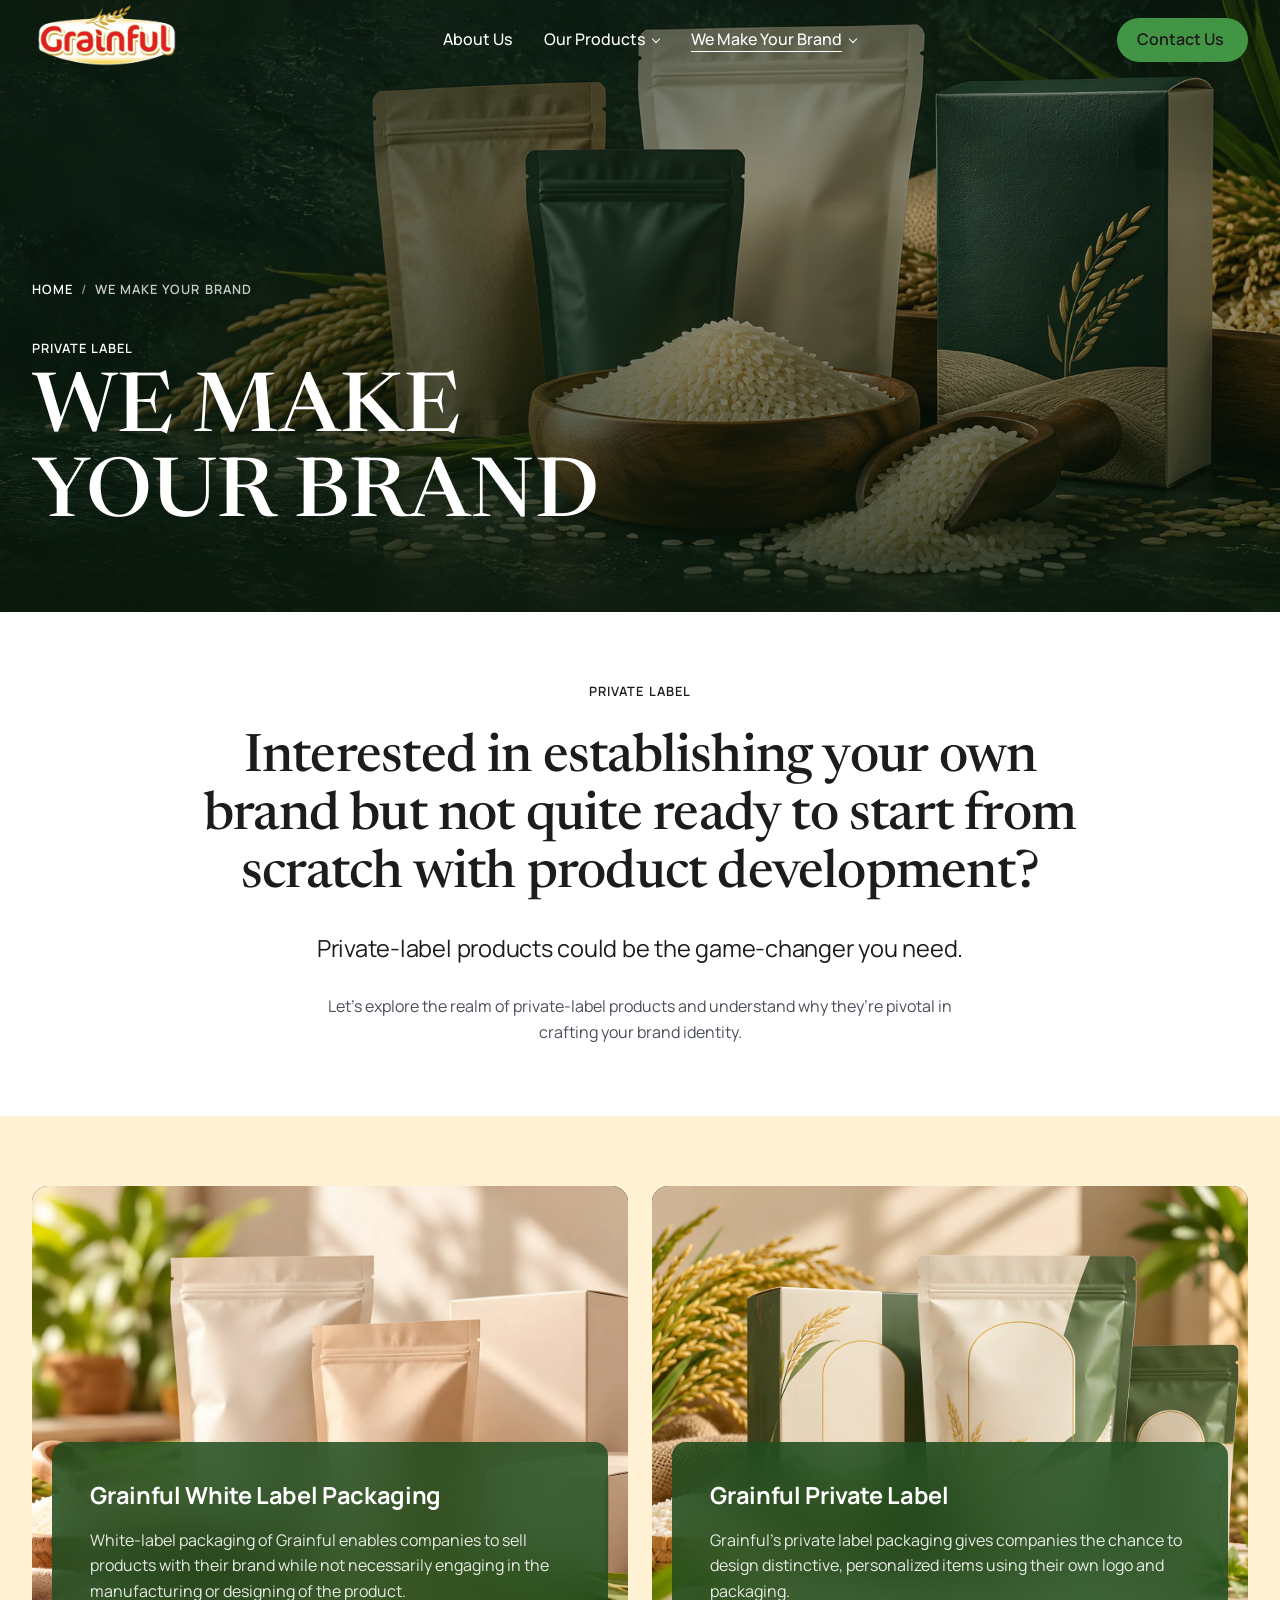
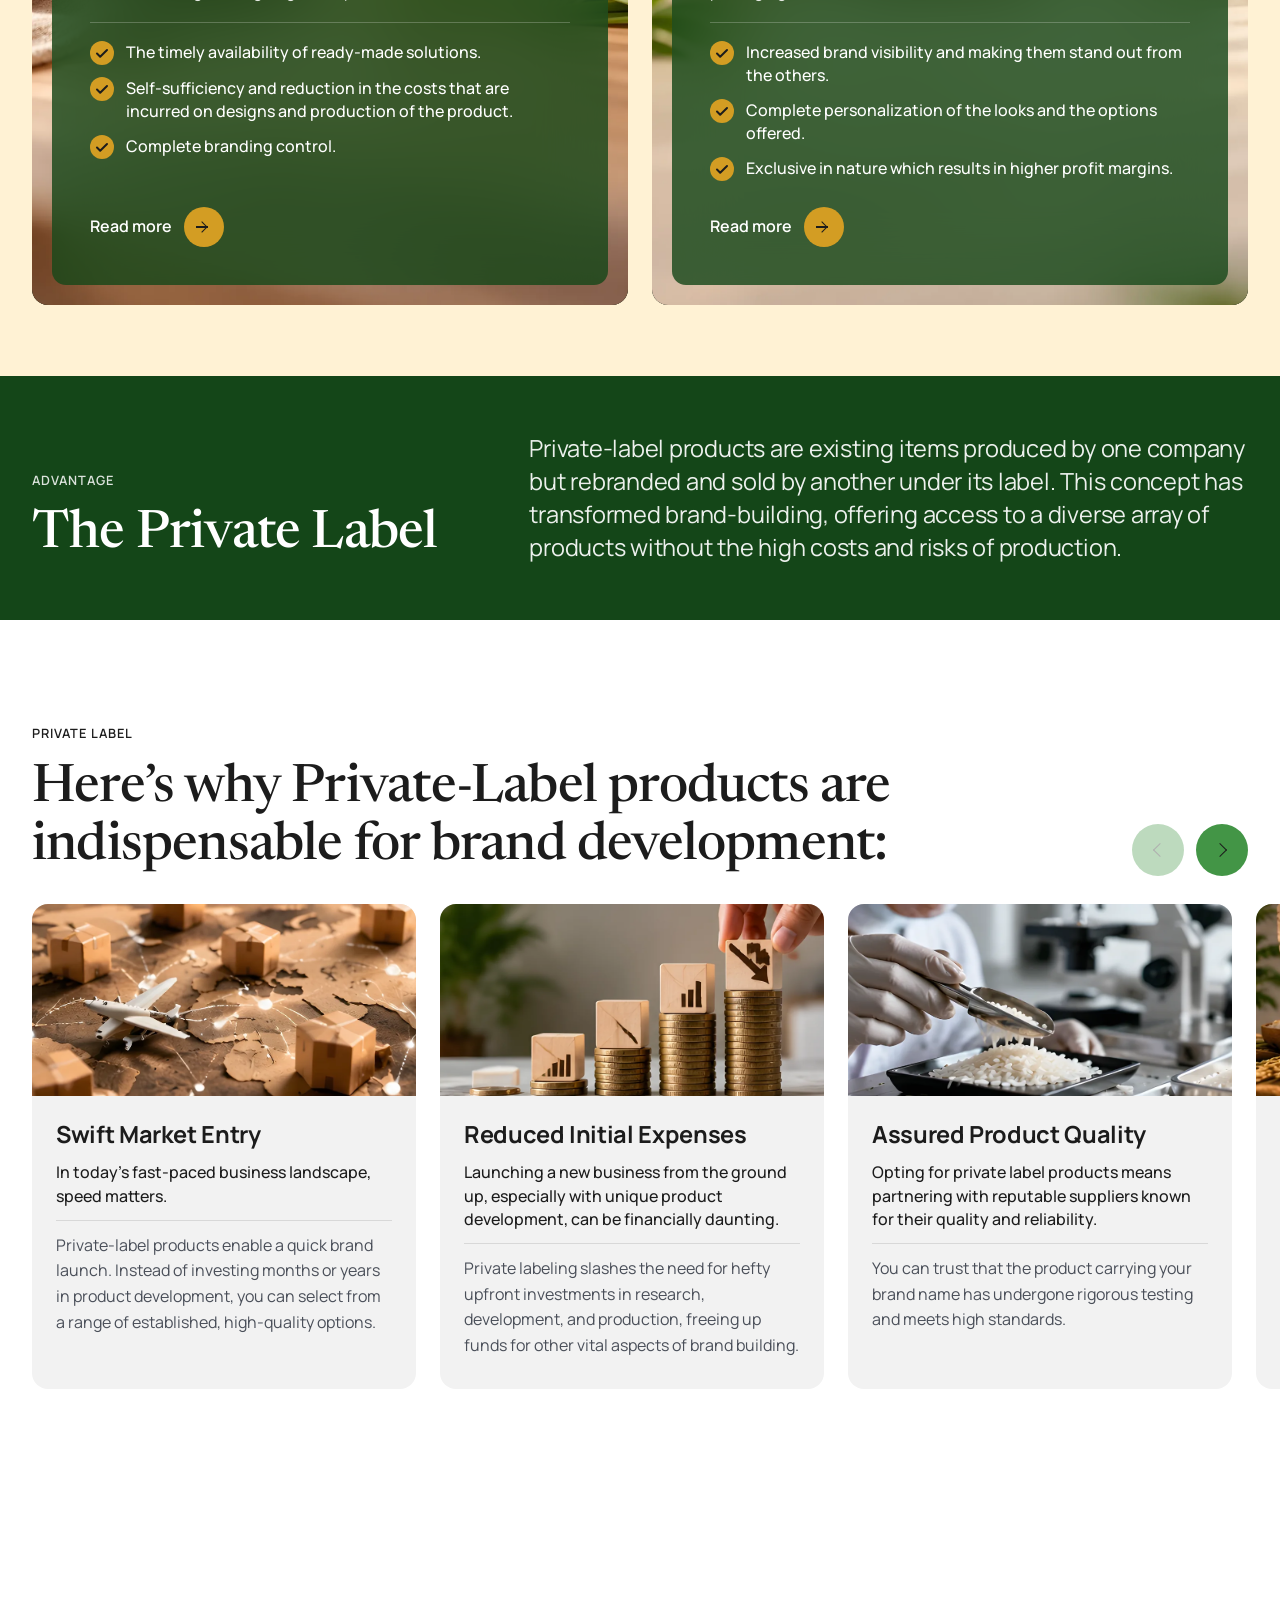
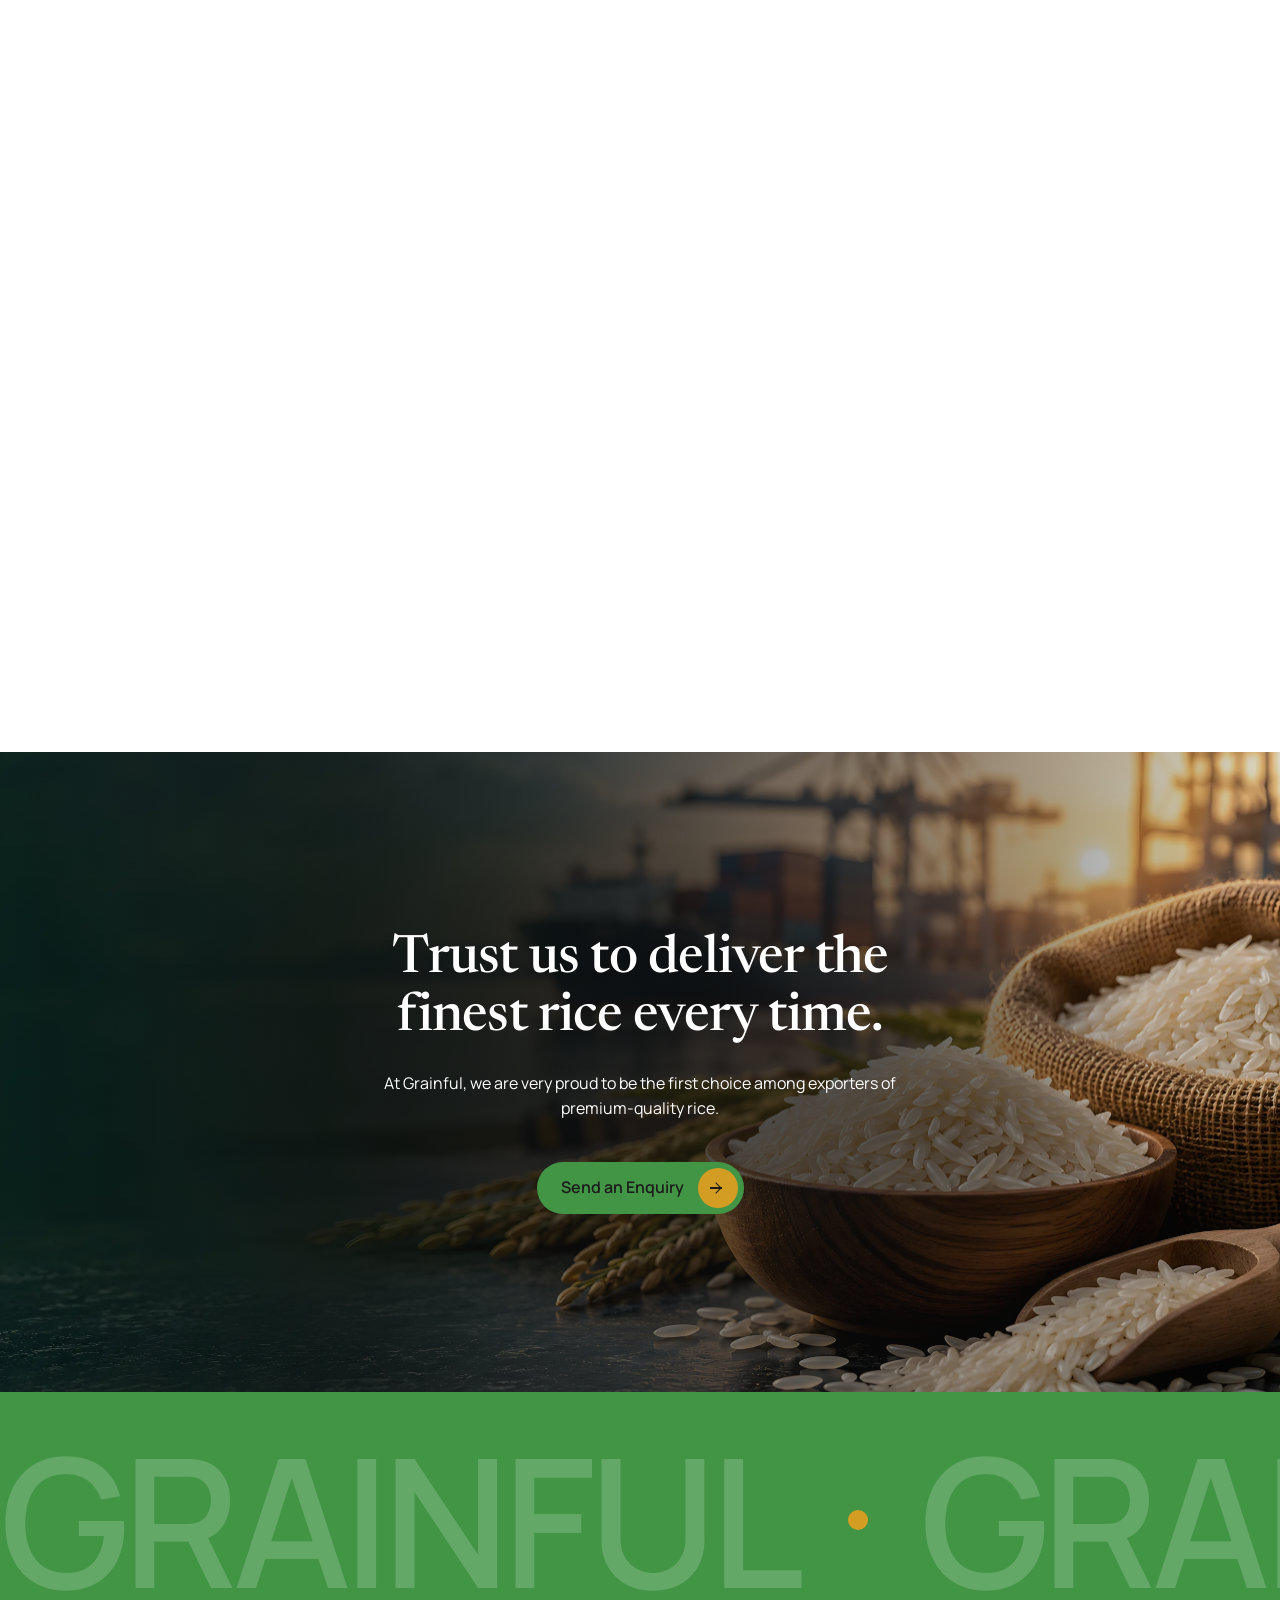
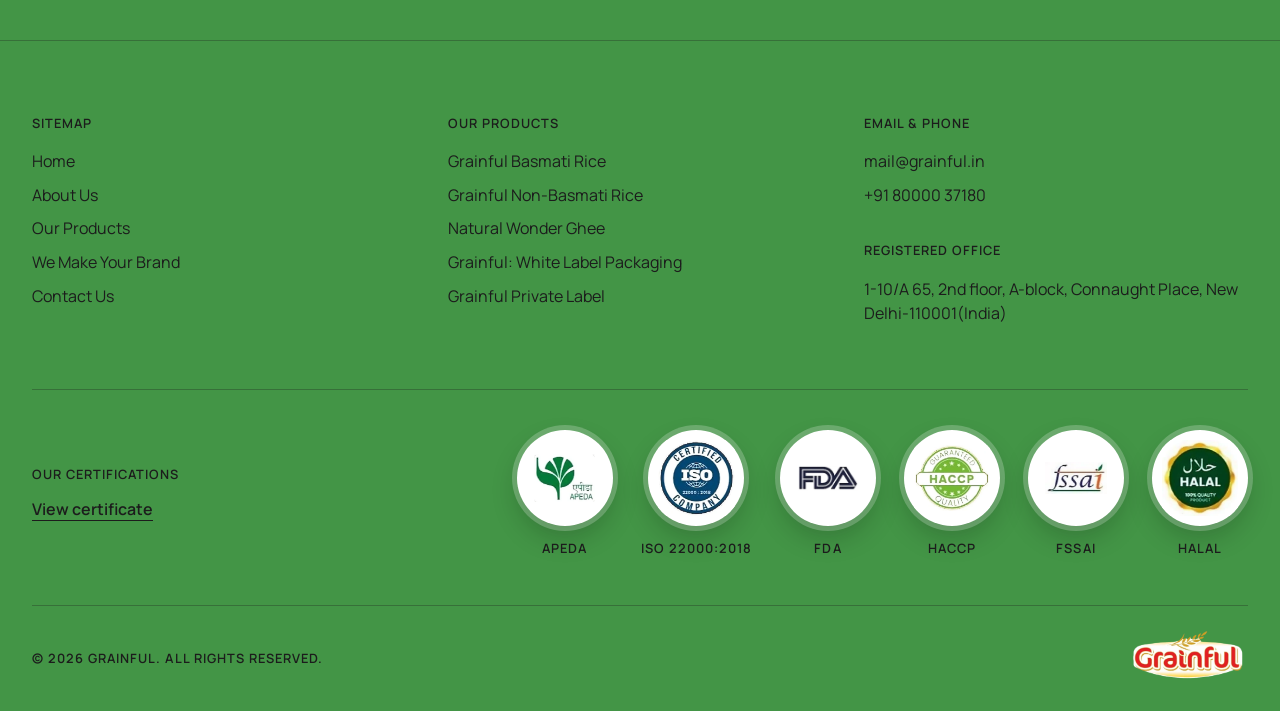
<file: we-make-your-brand/index.html>
<!DOCTYPE html>
<html lang="en">
<head>
  <meta charset="UTF-8">
  <meta name="robots" content="noindex, nofollow">
  <meta name="viewport" content="width=device-width, initial-scale=1">
  <title>We Make Your Brand – Grainful</title>
  <meta name="description" content="Interested in establishing your own brand but not quite ready to start from scratch with product development?">
  <link rel="canonical" href="../we-make-your-brand/">
  <meta name="theme-color" content="#439546">
  <meta property="og:type" content="website">
  <meta property="og:site_name" content="Grainful">
  <meta property="og:title" content="We Make Your Brand – Grainful">
  <meta property="og:description" content="Interested in establishing your own brand but not quite ready to start from scratch with product development?">
  <meta property="og:url" content="https://grainful.in/we-make-your-brand/">
  <meta property="og:image" content="https://grainful.in/wp-content/uploads/2024/09/DC-D0002-JAN-DCC04-GRAINFUL-LOGO-06-01-2025.jpg">
  <link rel="icon" href="../assets/img/grainful-logo-360.webp">
  <link rel="preload" as="font" type="font/woff2" href="../assets/fonts/Manrope-Variable.woff2" crossorigin>
  <link rel="preload" as="font" type="font/woff2" href="../assets/fonts/Newsreader-Variable.woff2" crossorigin>
  <link rel="preload" as="image" href="../assets/img/pages/brand-hero.webp" imagesrcset="../assets/img/pages/brand-hero-1200.webp 1200w, ../assets/img/pages/brand-hero.webp 2560w" imagesizes="100vw">
  <link rel="stylesheet" href="../assets/css/styles.css?v=411ceaeb48">
</head>
<body>
  <a class="skip" href="#main">Skip to content</a>

  <!-- Header (Himon): logo left, links centre (Our Products and We Make Your Brand open their pages on hover / focus),
       one button right; transparent over the top photo, white once scrolled -->
  <header class="hdr" data-hdr>
    <div class="wrap hdr-in">
      <a class="hdr-logo" href="../"><img src="../assets/img/grainful-logo-360.webp" srcset="../assets/img/grainful-logo-360.webp 360w, ../assets/img/grainful-logo.webp 721w" sizes="150px" alt="Grainful" width="360" height="173"></a>
      <nav class="nav" id="nav" aria-label="Main">
        <ul class="nav-list" role="list">
          <li><a href="../about-us/">About Us</a></li>
          <li class="has-sub"><a href="../our-products/">Our Products</a>
            <div class="nav-sub"><ul class="nav-sub-in" role="list"><li><a href="../grainful-basmati-rice/">Grainful Basmati Rice</a></li><li><a href="../grainful-non-basmati-rice/">Grainful Non-Basmati Rice</a></li><li><a href="../natural-wonder-ghee/">Natural Wonder Ghee</a></li></ul></div>
          </li>
          <li class="has-sub"><a href="../we-make-your-brand/" aria-current="page">We Make Your Brand</a>
            <div class="nav-sub"><ul class="nav-sub-in" role="list"><li><a href="../grainful-white-label-packaging/">Grainful: White Label Packaging</a></li><li><a href="../grainful-private-label/">Grainful Private Label</a></li></ul></div>
          </li>
          <li class="nav-cta-m"><a href="../contact-us/">Contact Us</a></li>
        </ul>
      </nav>
      <a class="btn btn--sm hdr-cta" href="../contact-us/"><span>Contact Us</span></a>
      <button class="burger" type="button" aria-expanded="false" aria-controls="nav" data-burger><span class="sr-only">Menu</span><span class="burger-lines" aria-hidden="true"></span></button>
    </div>
  </header>

  <main id="main" class="inner">
    <!-- Page head (as the home page's hero): grainful.in's banner photo settling under the green shade, the trail of
         pages, the mono label and the title rising line by line -->
    <section class="pg-hero pg-hero--v2">
      <img class="pg-hero-img pg-hero-img--brand" src="../assets/img/pages/brand-hero.webp" srcset="../assets/img/pages/brand-hero-1200.webp 1200w, ../assets/img/pages/brand-hero.webp 2560w" sizes="100vw" alt="" width="2560" height="853" fetchpriority="high">
      <div class="wrap pg-hero-in">
        <nav class="crumbs" aria-label="Breadcrumb"><ol role="list"><li><a href="../">Home</a></li><li><span aria-current="page">We Make Your Brand</span></li></ol></nav>
        <div class="rv-mask pg-hero-label"><p class="label" data-reveal="mask">Private Label</p></div>
        <h1 class="pg-title"><span class="rv-mask pg-tl"><span data-reveal="mask">We Make</span></span> <span class="rv-mask pg-tl"><span data-reveal="mask">Your Brand</span></span></h1>
      </div>
    </section>

    <!-- The question a buyer has, and the answer picked out -->
    <section class="pg-sec" aria-labelledby="mb-intro">
      <div class="wrap ask">
        <div class="rv-mask"><p class="label" data-reveal="mask">Private Label</p></div>
        <div class="rv-mask"><h2 id="mb-intro" class="ask-q" data-reveal="mask">Interested in establishing your own brand but not quite ready to start from scratch with product development?</h2></div>
        <p class="ask-a" data-reveal>Private-label products could be the game-changer you need.</p>
        <p class="ask-p" data-reveal>Let’s explore the realm of private-label products and understand why they’re pivotal in crafting your brand identity.</p>
      </div>
    </section>

    <!-- The two ways in: each service as a tall photo door (its text and key benefits on a frosted panel), opening its page -->
    <section class="pg-sec pg-sec--cream pg-sec--tight-top" aria-labelledby="mb-svc">
      <div class="wrap">
        <h2 id="mb-svc" class="sr-only">Grainful White Label Packaging and Grainful Private Label</h2>
        <ul class="doors" role="list">
          <li><a class="door" href="../grainful-white-label-packaging/" data-reveal="rise">
            <img class="door-img" src="../assets/img/pages/door-white-label.webp" alt="Plain white and kraft stand-up pouches and blank boxes beside a bowl of rice and rice ears, ready for a buyer’s own label" width="1400" height="1749" loading="lazy">
            <span class="door-glass">
              <span class="door-t">Grainful White Label Packaging</span>
              <span class="door-d">White-label packaging of Grainful enables companies to sell products with their brand while not necessarily engaging in the manufacturing or designing of the product.</span>
              <span class="ticks door-ticks">
                <span class="door-tick"><svg class="tick" viewBox="0 0 24 24" aria-hidden="true" focusable="false"><circle cx="12" cy="12" r="12"/><path d="M7 12.5l3.2 3.2L17 9"/></svg><span>The timely availability of ready-made solutions.</span></span>
                <span class="door-tick"><svg class="tick" viewBox="0 0 24 24" aria-hidden="true" focusable="false"><circle cx="12" cy="12" r="12"/><path d="M7 12.5l3.2 3.2L17 9"/></svg><span>Self-sufficiency and reduction in the costs that are incurred on designs and production of the product.</span></span>
                <span class="door-tick"><svg class="tick" viewBox="0 0 24 24" aria-hidden="true" focusable="false"><circle cx="12" cy="12" r="12"/><path d="M7 12.5l3.2 3.2L17 9"/></svg><span>Complete branding control.</span></span>
              </span>
              <span class="door-go">Read more <i class="btn-arrow" aria-hidden="true"></i></span>
            </span>
          </a></li>
          <li><a class="door" href="../grainful-private-label/" data-reveal="rise">
            <img class="door-img" src="../assets/img/pages/door-private-label.webp" alt="Rice packs in a custom design: a box with a rice-field scene and pouches with rice ears and a window onto the rice" width="1400" height="1749" loading="lazy">
            <span class="door-glass">
              <span class="door-t">Grainful Private Label</span>
              <span class="door-d">Grainful’s private label packaging gives companies the chance to design distinctive, personalized items using their own logo and packaging.</span>
              <span class="ticks door-ticks">
                <span class="door-tick"><svg class="tick" viewBox="0 0 24 24" aria-hidden="true" focusable="false"><circle cx="12" cy="12" r="12"/><path d="M7 12.5l3.2 3.2L17 9"/></svg><span>Increased brand visibility and making them stand out from the others.</span></span>
                <span class="door-tick"><svg class="tick" viewBox="0 0 24 24" aria-hidden="true" focusable="false"><circle cx="12" cy="12" r="12"/><path d="M7 12.5l3.2 3.2L17 9"/></svg><span>Complete personalization of the looks and the options offered.</span></span>
                <span class="door-tick"><svg class="tick" viewBox="0 0 24 24" aria-hidden="true" focusable="false"><circle cx="12" cy="12" r="12"/><path d="M7 12.5l3.2 3.2L17 9"/></svg><span>Exclusive in nature which results in higher profit margins.</span></span>
              </span>
              <span class="door-go">Read more <i class="btn-arrow" aria-hidden="true"></i></span>
            </span>
          </a></li>
        </ul>
      </div>
    </section>

    <!-- What a private label is -->
    <section class="def" aria-labelledby="mb-def">
      <div class="wrap def-in">
        <div>
          <div class="rv-mask"><p class="label pg-label-light" data-reveal="mask">Advantage</p></div>
          <div class="rv-mask"><h2 id="mb-def" class="def-h" data-reveal="mask">The Private Label</h2></div>
        </div>
        <p class="def-p" data-reveal>Private-label products are existing items produced by one company but rebranded and sold by another under its label. This concept has transformed brand-building, offering access to a diverse array of products without the high costs and risks of production.</p>
      </div>
    </section>

    <!-- Why: the nine advantages on a sliding rail (drag, scroll or the arrows), each a photo card with its full text -->
    <section class="pg-sec rail-sec" aria-labelledby="mb-adv" data-rail-sec>
      <div class="rail-stage">
      <div class="wrap rail-head">
        <div>
          <div class="rv-mask"><p class="label" data-reveal="mask">Private Label</p></div>
          <div class="rv-mask"><h2 id="mb-adv" class="pg-stmt" data-reveal="mask">Here’s why Private-Label products are indispensable for brand development:</h2></div>
        </div>
        <div class="rail-nav" data-reveal>
          <button class="rail-btn rail-btn--prev" type="button" aria-controls="adv-rail" data-rail-prev><span class="sr-only">Previous</span></button>
          <button class="rail-btn" type="button" aria-controls="adv-rail" data-rail-next><span class="sr-only">Next</span></button>
        </div>
      </div>
      <ul class="rail" id="adv-rail" role="list" tabindex="0" aria-label="Advantage" data-rail>
        <li class="rail-card">
          <figure class="rail-img"><img src="../assets/img/pages/brand-swift-market-entry.webp" alt="" width="1200" height="483" loading="lazy"></figure>
          <div class="rail-body">
            <h3 class="rail-t">Swift Market Entry</h3>
            <p class="rail-lead">In today’s fast-paced business landscape, speed matters.</p>
            <p class="rail-p">Private-label products enable a quick brand launch. Instead of investing months or years in product development, you can select from a range of established, high-quality options.</p>
          </div>
        </li>
        <li class="rail-card">
          <figure class="rail-img"><img src="../assets/img/pages/brand-reduced-initial-expenses.webp" alt="" width="1200" height="498" loading="lazy"></figure>
          <div class="rail-body">
            <h3 class="rail-t">Reduced Initial Expenses</h3>
            <p class="rail-lead">Launching a new business from the ground up, especially with unique product development, can be financially daunting.</p>
            <p class="rail-p">Private labeling slashes the need for hefty upfront investments in research, development, and production, freeing up funds for other vital aspects of brand building.</p>
          </div>
        </li>
        <li class="rail-card">
          <figure class="rail-img"><img src="../assets/img/pages/brand-assured-product-quality.webp" alt="" width="1200" height="473" loading="lazy"></figure>
          <div class="rail-body">
            <h3 class="rail-t">Assured Product Quality</h3>
            <p class="rail-lead">Opting for private label products means partnering with reputable suppliers known for their quality and reliability.</p>
            <p class="rail-p">You can trust that the product carrying your brand name has undergone rigorous testing and meets high standards.</p>
          </div>
        </li>
        <li class="rail-card">
          <figure class="rail-img"><img src="../assets/img/pages/brand-emphasis-on-branding-section.webp" alt="" width="1200" height="465" loading="lazy"></figure>
          <div class="rail-body">
            <h3 class="rail-t">Emphasis On Branding</h3>
            <p class="rail-lead">By sidestepping product development challenges, you can focus on crafting a distinctive brand identity.</p>
            <p class="rail-p">This involves honing your brand’s story, image, and marketing strategies to resonate with your target audience.</p>
          </div>
        </li>
        <li class="rail-card">
          <figure class="rail-img"><img src="../assets/img/pages/brand-customization-options.webp" alt="" width="1200" height="480" loading="lazy"></figure>
          <div class="rail-body">
            <h3 class="rail-t">Customization Options</h3>
            <p class="rail-lead">Private label products aren’t one-size-fits-all.</p>
            <p class="rail-p">You have the flexibility to tailor them to align with your brand’s ethos. Whether it’s tweaking packaging, design, or features, customization ensures your products meet specific customer needs.</p>
          </div>
        </li>
        <li class="rail-card">
          <figure class="rail-img"><img src="../assets/img/pages/brand-mitigated-risks.webp" alt="" width="1200" height="456" loading="lazy"></figure>
          <div class="rail-body">
            <h3 class="rail-t">Mitigated Risks</h3>
            <p class="rail-lead">Effective risk management is crucial for business success.</p>
            <p class="rail-p">Private label products significantly reduce the risks associated with product development, manufacturing, and inventory management, safeguarding against potential financial setbacks and enabling focus on brand growth.</p>
          </div>
        </li>
        <li class="rail-card">
          <figure class="rail-img"><img src="../assets/img/pages/brand-scalability.webp" alt="" width="1200" height="565" loading="lazy"></figure>
          <div class="rail-body">
            <h3 class="rail-t">Scalability</h3>
            <p class="rail-lead">As your brand expands, scaling operations becomes seamless.</p>
            <p class="rail-p">Private-label suppliers can accommodate increased demand swiftly, ensuring continuity without production delays.</p>
          </div>
        </li>
        <li class="rail-card">
          <figure class="rail-img"><img src="../assets/img/pages/brand-diverse-product-range.webp" alt="" width="1200" height="583" loading="lazy"></figure>
          <div class="rail-body">
            <h3 class="rail-t">Diverse Product Range</h3>
            <p class="rail-lead">Private-label products span various industries, facilitating easy expansion of your product lineup.</p>
            <p class="rail-p">This versatility allows you to cater to diverse customer preferences instead of being confined to a single niche.</p>
          </div>
        </li>
        <li class="rail-card">
          <figure class="rail-img"><img src="../assets/img/pages/brand-focus-on-core-strengths.webp" alt="" width="1200" height="554" loading="lazy"></figure>
          <div class="rail-body">
            <h3 class="rail-t">Focus on Core Strengths</h3>
            <p class="rail-lead">Rather than grappling with product intricacies, you can leverage your strengths in areas like marketing, customer service, or product curation.</p>
            <p class="rail-p">This strategic focus maximizes your core competencies, driving brand success.</p>
          </div>
        </li>
      </ul>
      </div>
    </section>

  </main>

  <!-- Closing call to action + footer (Himon): photo band with a centred line and button, then the green footer with the
       site map and contact details, and the name set very large at the foot -->
  <section class="cta cta--port" aria-labelledby="cta-title">
    <img class="cta-img" src="../assets/img/cta-port.webp" srcset="../assets/img/cta-port-800.webp 800w, ../assets/img/cta-port.webp 2560w" sizes="100vw" alt="" width="2560" height="1441" loading="lazy">
    <div class="wrap cta-in" data-reveal>
      <h2 id="cta-title" class="cta-title">Trust us to deliver the finest rice every time.</h2>
      <p class="cta-text">At Grainful, we are very proud to be the first choice among exporters of premium-quality rice.</p>
      <a class="btn" href="../contact-us/"><span>Send an Enquiry</span><i class="btn-arrow" aria-hidden="true"></i></a>
    </div>
  </section>

  <footer class="ftr">
    <!-- the name set very large, sliding left without end (two identical halves; stops with reduced motion) -->
    <div class="ftr-mega" aria-hidden="true"><div class="ftr-mega-track"><span class="ftr-word">GRAINFUL</span><i class="ftr-dot"></i><span class="ftr-word">GRAINFUL</span><i class="ftr-dot"></i><span class="ftr-word">GRAINFUL</span><i class="ftr-dot"></i><span class="ftr-word">GRAINFUL</span><i class="ftr-dot"></i><span class="ftr-word">GRAINFUL</span><i class="ftr-dot"></i><span class="ftr-word">GRAINFUL</span><i class="ftr-dot"></i></div></div>
    <div class="wrap">
      <div class="ftr-grid">
        <div>
          <h2 class="flabel">Sitemap</h2>
          <ul class="flist" role="list">
            <li><a href="../">Home</a></li>
            <li><a href="../about-us/">About Us</a></li>
            <li><a href="../our-products/">Our Products</a></li>
            <li><a href="../we-make-your-brand/">We Make Your Brand</a></li>
            <li><a href="../contact-us/">Contact Us</a></li>
          </ul>
        </div>
        <div>
          <h2 class="flabel">Our Products</h2>
          <ul class="flist" role="list">
            <li><a href="../grainful-basmati-rice/">Grainful Basmati Rice</a></li>
            <li><a href="../grainful-non-basmati-rice/">Grainful Non-Basmati Rice</a></li>
            <li><a href="../natural-wonder-ghee/">Natural Wonder Ghee</a></li>
            <li><a href="../grainful-white-label-packaging/">Grainful: White Label Packaging</a></li>
            <li><a href="../grainful-private-label/">Grainful Private Label</a></li>
          </ul>
        </div>
        <div>
          <h2 class="flabel">Email &amp; Phone</h2>
          <ul class="flist" role="list">
            <li><a href="mailto:mail@grainful.in">mail@grainful.in</a></li>
            <li><a href="tel:+918000037180">+91 80000 37180</a></li>
          </ul>
          <h2 class="flabel flabel--gap">Registered Office</h2>
          <address>1-10/A 65, 2nd floor, A-block, Connaught Place, New Delhi-110001(India)</address>
        </div>
      </div>
      <!-- Our certifications: the six badges from grainful.in's certificate, each on a white medallion of the same size
           with its name beneath; the link opens the full certificate -->
      <div class="ftr-certs">
        <div class="ftr-certs-head">
          <h2 class="flabel">Our Certifications</h2>
          <a class="ftr-certs-link" href="../assets/img/pages/certificate.webp" target="_blank" rel="noopener">View certificate<span class="sr-only"> (opens in a new tab)</span></a>
        </div>
        <ul class="seals" role="list">
          <li class="seal seal--mark"><span class="seal-disc"><img src="../assets/img/certs/apeda.webp" alt="" width="208" height="162" loading="lazy"></span><span class="seal-name">APEDA</span></li>
          <li class="seal"><span class="seal-disc"><img src="../assets/img/certs/iso.webp" alt="" width="284" height="282" loading="lazy"></span><span class="seal-name">ISO 22000:2018</span></li>
          <li class="seal seal--mark"><span class="seal-disc"><img src="../assets/img/certs/fda.webp" alt="" width="266" height="116" loading="lazy"></span><span class="seal-name">FDA</span></li>
          <li class="seal"><span class="seal-disc"><img src="../assets/img/certs/haccp.webp" alt="" width="296" height="256" loading="lazy"></span><span class="seal-name">HACCP</span></li>
          <li class="seal seal--mark"><span class="seal-disc"><img src="../assets/img/certs/fssai.webp" alt="" width="192" height="100" loading="lazy"></span><span class="seal-name">FSSAI</span></li>
          <li class="seal"><span class="seal-disc"><img src="../assets/img/certs/halal.webp" alt="" width="212" height="214" loading="lazy"></span><span class="seal-name">Halal</span></li>
        </ul>
      </div>
      <div class="ftr-bottom">
        <p>© <span data-year>2026</span> Grainful. All Rights Reserved.</p>
        <a class="ftr-logo" href="../"><img src="../assets/img/grainful-logo-360.webp" alt="Grainful home" width="360" height="173" loading="lazy"></a>
      </div>
    </div>
  </footer>

  <script src="../assets/js/main.js?v=20546c6482" defer></script>
</body>
</html>
</file>
<file: assets/css/styles.css>
/* ==========================================================================
   Grainful – Homepage on the Himon template (himon.framer.website)
   Layout, type scale and section patterns follow Himon: Geist / Geist Mono, a label column on the left of large
   statements, very large titles, pill buttons, coloured tiles, a band with a running step line, a photo call to action
   and a footer with the name set very large.
   Colours come from the Grainful logo and site (client decision, Oct 2026):
     green #439546  grainful.in brand green: buttons, How We Work band, footer
     red   #e31e25  logo wordmark: highlights (the reviews card, "Read more" links)
     gold  #d39d23  logo wheat ear: small details (the arrow circle in buttons, step markers)
     cream #fff2d4  logo glow: Our Assurance band
   Contrast: white on green is 3.6:1, so text on green is large (≥ 24px) when white and ink (#1c1c1c, 4.6:1) otherwise.
   White on red is 4.7:1. Gold is never used for text.
   ========================================================================== */

/* Type (client spec, 27 Oct 2026): Newsreader for the hero H1 and section H2s, Manrope for everything else (H3s, text,
   navigation, buttons, labels). Both SIL OFL, latin subset; Newsreader carries its optical-size axis. */
@font-face { font-family: "Manrope"; src: url("../fonts/Manrope-Variable.woff2") format("woff2"); font-weight: 200 800; font-display: swap; }
@font-face { font-family: "Newsreader"; src: url("../fonts/Newsreader-Variable.woff2") format("woff2"); font-weight: 200 800; font-display: swap; }

:root {
  --green: #439546;
  --red: #e31e25;
  --gold: #d39d23;
  --cream: #fff2d4;
  --ink: #1c1c1c;
  --grey: #4a4f59;
  --muted: #696a6d;
  --mist: #f2f2f2;
  --white: #ffffff;
  --line: rgba(28, 28, 28, .12);
  --head: "Manrope", "Helvetica Neue", Arial, sans-serif;
  --sans: "Manrope", "Helvetica Neue", Arial, sans-serif;
  --serif: "Newsreader", Georgia, "Times New Roman", serif;
  --mono: var(--sans); /* the small uppercase labels were Geist Mono; they are now Manrope eyebrows */
  /* the type scale: desktop (1440px) / phone (390px), fluid in between */
  --fs-h1: clamp(2.875rem, 1.9rem + 4vw, 5.5rem);          /* 88 / 46 */
  --fs-h2: clamp(2.1875rem, 1.7rem + 2vw, 3.5rem);         /* 56 / 35 */
  --fs-h3: clamp(1.3125rem, 1.243rem + .286vw, 1.5rem);    /* 24 / 21 */
  --fs-body: 1rem;                                         /* 16 / 16 */
  --fs-eyebrow: clamp(.75rem, .727rem + .095vw, .8125rem); /* 13 / 12 */
  --pad: 2rem;
  --gap: 6.5rem; /* the space at the top and foot of a home page section (was 9rem: too much between sections) */
  --ease: cubic-bezier(.22, .61, .36, 1);
}

*, *::before, *::after { box-sizing: border-box; }
html { -webkit-text-size-adjust: 100%; scroll-behavior: smooth; }
body { margin: 0; background: var(--white); color: var(--ink); font-family: var(--sans); font-size: var(--fs-body); line-height: 1.6; letter-spacing: 0; -webkit-font-smoothing: antialiased; }
img { display: block; max-width: 100%; height: auto; }
h1, h2, h3, p, dl, dd, figure, blockquote, ul, ol { margin: 0; }
ul[role="list"], ol[role="list"] { padding: 0; list-style: none; }
h1, h2, h3 { text-wrap: balance; } /* even heading lines */
p, figcaption { text-wrap: pretty; } /* no single word left alone on a last line */
a { color: inherit; }
button { font: inherit; color: inherit; }
:focus-visible { outline: 2px solid var(--red); outline-offset: 3px; }
.sr-only { position: absolute !important; width: 1px; height: 1px; padding: 0; margin: -1px; overflow: hidden; clip: rect(0 0 0 0); white-space: nowrap; border: 0; }
.skip { position: absolute; left: 1rem; top: -4rem; z-index: 100; padding: .75rem 1rem; border-radius: 2rem; background: var(--ink); color: var(--white); text-decoration: none; }
.skip:focus { top: 1rem; }

.wrap { width: 100%; max-width: 90rem; margin: 0 auto; padding: 0 var(--pad); }

/* Himon's small mono label (no marker: Grainful uses none) */
.label { font-family: var(--mono); font-size: .875rem; font-weight: 400; line-height: 1.5; letter-spacing: .02em; text-transform: uppercase; color: var(--ink); }

/* large statements: a label column on the left, the statement from about a quarter in */
.split { display: grid; grid-template-columns: minmax(0, 1fr) minmax(0, 2.6fr); gap: 2rem; align-items: start; }
.statement { font-size: clamp(2rem, 4.45vw, 4rem); font-weight: 500; line-height: 1.1; letter-spacing: -.05em; color: var(--ink); }
.mega { font-size: clamp(3.5rem, 8.4vw, 7.5rem); font-weight: 500; line-height: 1; letter-spacing: -.04em; color: var(--ink); }

/* pill button (Himon): label + round arrow. Green with ink text, 4.6:1 */
.btn {
  display: inline-flex; align-items: center; gap: .875rem; min-height: 3.25rem; padding: .375rem .375rem .375rem 1.5rem;
  border-radius: 3rem; background: var(--green); color: var(--ink); font-size: 1rem; font-weight: 600; letter-spacing: -.01em;
  text-decoration: none; transition: background-color .3s var(--ease);
}
.btn:hover { background: #4fa752; }
.btn--sm { min-height: 2.75rem; padding-left: 1.25rem; font-size: .9375rem; }
.btn-arrow { position: relative; display: inline-block; flex: none; width: 2.5rem; height: 2.5rem; border-radius: 50%; background: var(--gold); transition: transform .35s var(--ease); }
.btn--sm .btn-arrow { width: 2rem; height: 2rem; }
.btn-arrow::before { /* arrow → drawn in CSS */
  content: ""; position: absolute; left: 50%; top: 50%; width: .5rem; height: .5rem; margin: -.25rem 0 0 -.375rem;
  border-top: 1.5px solid var(--ink); border-right: 1.5px solid var(--ink); transform: rotate(45deg);
}
.btn-arrow::after { content: ""; position: absolute; left: 50%; top: 50%; width: .75rem; height: 1.5px; margin: -.75px 0 0 -.5rem; background: var(--ink); }
.btn:hover .btn-arrow { transform: rotate(-45deg); }
.btn:not(:has(.btn-arrow)) { padding-right: 1.5rem; }

/* ---------- Header ---------- */
.hdr { position: fixed; inset: 0 0 auto; z-index: 50; transition: background-color .35s var(--ease), box-shadow .35s var(--ease); }
.hdr-in { display: flex; align-items: center; gap: 2rem; height: 5rem; }
.hdr-logo { flex: none; }
.hdr-logo img { width: 9.375rem; height: auto; }
.nav { margin: 0 auto; }
.nav-list { display: flex; gap: 2rem; }
.nav-list a { font-size: 1rem; font-weight: 500; letter-spacing: -.02em; color: var(--white); text-decoration: none; }
.nav-list a:hover { text-decoration: underline; text-underline-offset: 6px; }
.nav-cta-m { display: none; }
.hdr.is-solid { background: var(--white); box-shadow: 0 1px 0 var(--line); }
.hdr.is-solid .nav-list a { color: var(--ink); }
.burger { display: none; }

/* ---------- 1. Hero (cominvi.com.mx) ----------
   12 columns: the headline over columns 1–8, label / text / button over 9–12, both just below the middle; at the
   bottom the Pause button left and two 3:2 photo cards (1px light border, 4px corners, a white label bar) over 9–12.
   Switching photo: the new one is clipped to a small frame in the middle (with a white 1px border) and opens to the
   full screen in 1.8s while it settles from 120% to 100%; the shown photo drifts to 106%. Label bar on hover: green,
   and its arrows slide (left one in, right one out). A dark green shade keeps the white text readable. */
:root { --hero-ease: cubic-bezier(.76, 0, .24, 1); }
.hero { position: relative; display: flex; min-height: max(40rem, 100svh); color: var(--white); overflow: hidden; background: #0f1f10; }
.hero::before { /* one smooth shade in a neutral dark (a green tint muddied the client's golden skies): deep under the
     headline (left) and the text on the right, clear across the middle so the photo shows as it is; a light band at the
     top (menu) and foot */
  content: ""; position: absolute; inset: 0; z-index: 1; pointer-events: none;
  background: linear-gradient(90deg, rgba(8, 8, 6, .7) 0%, rgba(8, 8, 6, .6) 32%, rgba(8, 8, 6, .4) 42%, rgba(8, 8, 6, .24) 50%, rgba(8, 8, 6, .2) 54%, rgba(8, 8, 6, .3) 60%, rgba(8, 8, 6, .5) 67%, rgba(8, 8, 6, .66) 75%, rgba(8, 8, 6, .7) 100%),
              linear-gradient(180deg, rgba(8, 8, 6, .35) 0%, rgba(8, 8, 6, 0) 22%, rgba(8, 8, 6, 0) 72%, rgba(8, 8, 6, .45) 100%);
}
.hero-bg { position: absolute; inset: 0; z-index: 0; }
.hero-slide { position: absolute; inset: 0; margin: 0; overflow: hidden; visibility: hidden; }
.hero-slide.is-on { visibility: visible; z-index: 1; }
.hero-slide img { width: 100%; height: 100%; object-fit: cover; object-position: 50% 50%; } /* centred on every screen (client, 27 Oct 2026) */
.hero-slide.is-enter { visibility: visible; z-index: 2; clip-path: inset(var(--hf-y) var(--hf-x) round 4px); }
.hero-slide.is-enter img { transform: scale(1.2); }
.hero-slide.is-enter.is-go { clip-path: inset(0 round 0); transition: clip-path 1.8s var(--hero-ease); }
.hero-slide.is-enter.is-go img { transform: none; transition: transform 1.8s var(--hero-ease); }
.hero-slide.is-on.is-drift img { animation: hero-drift 9s linear forwards; }
@keyframes hero-drift { from { transform: none; } to { transform: scale(1.06); } }
.hero-frame { position: absolute; top: var(--hf-y); bottom: var(--hf-y); left: var(--hf-x); right: var(--hf-x); z-index: 3; border: 1px solid var(--white); border-radius: 4px; opacity: 0; pointer-events: none; }
.hero-frame.is-on { opacity: 1; }
.hero-frame.is-on.is-go { top: 0; bottom: 0; left: 0; right: 0; border-radius: 0; opacity: 0; transition: top 1.8s var(--hero-ease), bottom 1.8s var(--hero-ease), left 1.8s var(--hero-ease), right 1.8s var(--hero-ease), border-radius 1.8s var(--hero-ease), opacity .6s 1.2s; }

.hero-in { position: relative; z-index: 2; display: grid; grid-template-columns: repeat(12, minmax(0, 1fr)); grid-template-rows: 1fr auto .7fr auto; column-gap: 1rem; padding-top: 7rem; padding-bottom: 1.5rem; }
.hero-title { grid-column: 1 / 9; grid-row: 2; align-self: end; font-size: clamp(2.75rem, 6.5vw, 5.5rem); font-weight: 500; line-height: 1; letter-spacing: -.04em; text-transform: uppercase; }
.hl { display: block; overflow: hidden; padding-bottom: .08em; margin-bottom: -.08em; } /* the mask a line rises out of */
.hl-in { display: block; }
.hero-side { grid-column: 9 / 13; grid-row: 2; align-self: end; display: flex; flex-direction: column; align-items: flex-start; gap: 1rem; }
.hero-title { text-shadow: 0 2px 24px rgba(0, 0, 0, .35); }
.hero-side { text-shadow: 0 1px 2px rgba(0, 0, 0, .5), 0 2px 18px rgba(0, 0, 0, .45); } /* a little lift over the busiest parts of a photo */
.hero-side .btn { text-shadow: none; } /* the button's dark label on green needs none */
/* a wide, faint shade behind the label, line and button, so the small white text reads over the brightest part of a photo
   (the white rice of the first image): large and soft enough that it has no visible edge. With the shade above, all
   hero text is 4.5:1 or better behind its letters on every slide (measured on desktops, tablets and phones) */
.hero-side { position: relative; z-index: 0; }
.hero-side::before {
  content: ""; position: absolute; inset: -11rem -14rem -9rem; z-index: -1; pointer-events: none;
  background: radial-gradient(closest-side, rgba(8, 8, 6, .56), rgba(8, 8, 6, .42) 35%, rgba(8, 8, 6, .18) 70%, rgba(8, 8, 6, 0));
}
@media (max-width: 860px) {
  /* phones: the headline runs across the top and the label, line and button across the foot, so the shade runs top to
     bottom instead: deep at both ends, clear in the middle band where the photo shows */
  .hero::before { background: linear-gradient(180deg, rgba(8, 8, 6, .7) 0%, rgba(8, 8, 6, .56) 30%, rgba(8, 8, 6, .18) 44%, rgba(8, 8, 6, .18) 52%, rgba(8, 8, 6, .62) 62%, rgba(8, 8, 6, .8) 100%); }
}
@media (min-width: 861px) and (max-aspect-ratio: 4 / 5) {
  /* upright tablets: a left-to-right shade's clear middle shows as a bright vertical stripe on a tall screen, so the
     shade runs top to bottom here too, clear above and deep over the lower half where the headline and text sit */
  .hero::before { background: linear-gradient(180deg, rgba(8, 8, 6, .5) 0%, rgba(8, 8, 6, .22) 22%, rgba(8, 8, 6, .22) 38%, rgba(8, 8, 6, .62) 52%, rgba(8, 8, 6, .68) 68%, rgba(8, 8, 6, .8) 100%); }
}
.hero-label { color: var(--white); }
.hero-foot { max-width: 26rem; font-size: 1rem; font-weight: 500; line-height: 1.5; }
.hero-side .btn { margin-top: .5rem; }
.hero-bottom { grid-column: 1 / 13; grid-row: 4; display: grid; grid-template-columns: repeat(12, minmax(0, 1fr)); column-gap: 1rem; align-items: end; }
.hero-cards { grid-column: 9 / 13; display: flex; gap: 1rem; }
.hcard { position: relative; flex: 1 1 0; min-width: 0; display: flex; align-items: flex-end; aspect-ratio: 3 / 2; padding: .5rem; overflow: hidden; border: 1px solid rgba(255, 255, 255, .2); border-radius: 4px; color: var(--ink); text-decoration: none; }
.hcard img { position: absolute; inset: 0; width: 100%; height: 100%; object-fit: cover; }
.hbar { position: relative; display: block; width: 100%; height: 1.375rem; overflow: hidden; border-radius: 2px; background: var(--white); transition: background-color .4s var(--ease); }
.hbar-in { position: absolute; top: 0; bottom: 0; left: 3px; right: -3px; display: flex; align-items: center; justify-content: space-between; gap: 4px; transform: translateX(-9px); transition: transform .4s var(--ease); }
.hbar-l { display: flex; align-items: center; gap: 4px; min-width: 0; }
.hbar-arrow { flex: none; width: 6px; height: 10px; }
.hbar-label { overflow: hidden; font-family: var(--mono); font-size: .6875rem; line-height: 1; letter-spacing: .02em; text-transform: uppercase; white-space: nowrap; text-overflow: ellipsis; }
.hcard:hover .hbar, .hcard:focus-visible .hbar { background: var(--green); }
.hcard:hover .hbar-in, .hcard:focus-visible .hbar-in { transform: translateX(3px); }
.hcard:focus-visible { outline: 2px solid var(--white); outline-offset: 3px; }

/* intro (JS only): the photo opens from the frame, the lines rise, the text fades up, the cards rise from below */
.js .hero:not(.is-intro) .hero-slide { visibility: hidden; } /* the first photo waits for its framed opening */
.js .hero:not(.is-intro) .hl-in { transform: translateY(105%); }
.js .hero:not(.is-intro) .hero-foot, .js .hero:not(.is-intro) .hero-side .btn { opacity: 0; transform: translateY(1.5rem); }
.js .hero:not(.is-intro) .hcard:nth-child(1) { transform: translateY(calc(110% + 1.5rem)); } /* fully below the hero edge */
.js .hero:not(.is-intro) .hcard:nth-child(2) { transform: translateY(calc(120% + 1.5rem)); }
.hero.is-intro .hl-in, .hero.is-intro .hero-foot, .hero.is-intro .hero-side .btn, .hero.is-intro .hcard { opacity: 1; transform: none; transition: transform 1.2s var(--hero-ease), opacity 1.2s var(--hero-ease); }
.hero.is-intro .hero-title .hl:nth-child(1) .hl-in { transition-delay: .5s; }
.hero.is-intro .hero-title .hl:nth-child(2) .hl-in { transition-delay: .6s; }
.hero.is-intro .hero-label .hl-in { transition-delay: .65s; }
.hero.is-intro .hero-foot { transition-delay: .75s; }
.hero.is-intro .hero-side .btn { transition-delay: .85s; }
.hero.is-intro .hcard { transition-delay: .9s; }
.hero.is-intro .hcard:nth-child(2) { transition-delay: 1s; }
.hero.is-intro .hcard:hover, .hero.is-intro .hcard:focus-visible { transition-delay: 0s; }
.hero.is-static .hl-in, .hero.is-static .hero-foot, .hero.is-static .hero-side .btn, .hero.is-static .hcard { transition: none; }

/* ---------- 2. About (Harvestam Home One "Why Choose Organic") ----------
   Green band. Photo left (725 x 710 in the template; fixed size, it never grows with the cards). Right: label (ink),
   headline (white, large: 3:1 rule), intro (ink, 4.6:1), white button; then a 2 x 2 grid of frosted cards pulled 20rem
   left over the photo. Card tint is a deep green so white card text measures 5:1 or better over band and photo.
   Cards show title + first sentence; the rest opens below as plain text (no rules) on hover, focus or tap. */
.about { padding: calc(var(--gap) + 1rem) 0; background: var(--green); color: var(--ink); }
.ab-wrap { display: flex; justify-content: space-between; align-items: flex-start; gap: 1.875rem; }
.ab-photo { position: relative; flex: 0 1 45.3125rem; margin: 0; aspect-ratio: 725 / 710; border-radius: 1rem; overflow: hidden; background: rgba(255, 255, 255, .12); }
.ab-photo img { position: absolute; inset: 0; width: 100%; height: 100%; object-fit: cover; object-position: 65% center; } /* the client's farmer photo (27 Oct 2026): keeps the farmer, the rice in his hands, the tractor and the sun in frame */
.ab-right { position: relative; z-index: 1; display: flex; flex-direction: column; flex: 0 1 38.5rem; min-width: 0; }
.ab-head { display: flex; flex-direction: column; align-items: flex-start; max-width: 28.5rem; margin-bottom: 5.625rem; }
.ab-head .label { margin-bottom: 1.8rem; }
.ab-h { font-size: 2.5rem; font-weight: 500; line-height: 1.15; letter-spacing: -.05em; color: var(--white); }
.ab-intro { margin-top: 1.5rem; font-size: 1.0625rem; line-height: 1.6; color: var(--ink); }
.ab-head .btn { margin-top: 2rem; }
.btn--light { background: var(--white); }
.btn--light:hover { background: var(--cream); }
.ab-cards { display: grid; grid-template-columns: repeat(2, minmax(0, 1fr)); gap: 1.875rem; align-items: start; width: calc(100% + 20rem); margin-left: -20rem; }
.ab-card { padding: 1.875rem; border-radius: 1rem; color: var(--white); background: rgba(20, 70, 24, .45); -webkit-backdrop-filter: blur(40px); backdrop-filter: blur(40px); }
.ab-title { margin: 0; font-size: 1.25rem; font-weight: 500; line-height: 1.3; letter-spacing: -.03em; }
.ab-toggle { display: flex; justify-content: space-between; align-items: center; gap: 1rem; width: 100%; padding: 0; border: 0; background: none; color: inherit; font: inherit; letter-spacing: inherit; text-align: left; cursor: pointer; }
.ab-toggle:focus-visible { outline-color: var(--white); }
.ab-plus { position: relative; flex: none; width: 1.75rem; height: 1.75rem; border-radius: 50%; background: rgba(255, 255, 255, .16); transition: background-color .3s, transform .45s var(--ease); }
.ab-plus::before, .ab-plus::after { content: ""; position: absolute; left: 50%; top: 50%; width: .625rem; height: 1.5px; margin: -.75px 0 0 -.3125rem; background: var(--white); transition: background-color .3s; }
.ab-plus::after { transform: rotate(90deg); }
.ab-lead { margin-top: 1.8rem; font-size: 1rem; line-height: 1.55; }
.ab-more { display: grid; grid-template-rows: 1fr; }
.ab-more-in { overflow: hidden; min-height: 0; }
.ab-more p { padding-top: .875rem; font-size: .9375rem; line-height: 1.6; }
.js .ab-more { grid-template-rows: 0fr; opacity: 0; transition: grid-template-rows .5s var(--ease), opacity .4s var(--ease); }
.js .ab-card.is-open .ab-more { grid-template-rows: 1fr; opacity: 1; }
.ab-card.is-open .ab-plus { transform: rotate(45deg); background: var(--cream); }
.ab-card.is-open .ab-plus::before, .ab-card.is-open .ab-plus::after { background: var(--green); }
@media (hover: hover) {
  .js .ab-card:hover .ab-more { grid-template-rows: 1fr; opacity: 1; }
  .ab-card:hover .ab-plus { transform: rotate(45deg); background: var(--cream); }
  .ab-card:hover .ab-plus::before, .ab-card:hover .ab-plus::after { background: var(--green); }
}

/* ---------- 3. Our Products (Wonder theme "blur banner") ----------
   One grid cell holds two layers: the photo layer (a full-screen panel on the photo's own #f9f9f9, sticky at the top
   for the whole section, the bowl centred at the foot, 70vh high, just below the lead) and the content that scrolls over it: a full screen
   with the label, title (the site's statement type) and lead centred near the top, then the three cards (white, 4:3
   photo, mono label, name, varieties; 3rem apart, max 76rem) and the button, all sliding in. */
.products { display: grid; background: #f9f9f9; }
.pr-photo, .pr-content { grid-area: 1 / 1; }
.pr-photo { position: sticky; top: 0; align-self: start; height: 100vh; overflow: hidden; }
.pr-photo img { position: absolute; left: 50%; bottom: -3vh; width: auto; height: 70vh; max-width: none; transform: translateX(-50%); }
/* the photo's backdrop is the section's #f9f9f9, but scaling rounds its outer columns a shade off: fade the sides out so
   no edge line can show (the bowl starts at 11% and the rice ears end at 96%, so nothing in the photo is faded) */
/* the sack reaches the photo's top edge: on short screens keep it below the label, title and lead (they end ~19rem down) */
.pr-photo img { height: min(70vh, calc(100vh - 20rem)); }
.pr-photo img { -webkit-mask-image: linear-gradient(90deg, transparent, #000 8%, #000 97%, transparent); mask-image: linear-gradient(90deg, transparent, #000 8%, #000 97%, transparent); }
.pr-content { position: relative; z-index: 1; }
.pr-top { display: flex; flex-direction: column; align-items: center; min-height: 100vh; padding-top: 9rem; text-align: center; }
.pr-h { margin-top: 1.25rem; font-size: clamp(2.75rem, 5vw, 4.5rem); font-weight: 500; line-height: 1.1; letter-spacing: -.05em; color: var(--ink); }
.pr-lead { max-width: 34rem; margin-top: 1rem; font-size: 1.0625rem; line-height: 1.55; color: var(--ink); }
.pr-bottom { display: flex; flex-direction: column; align-items: center; gap: 2.5rem; padding-top: 3.75rem; padding-bottom: var(--gap); }
.products .pr-cards { display: grid; grid-template-columns: repeat(3, minmax(0, 1fr)); gap: 3rem; width: 100%; max-width: 76rem; padding: 0; }
.pr-cards > li { display: flex; }
.pr-cards > li:nth-child(2) .pr-card { transition-delay: .1s; }
.pr-cards > li:nth-child(3) .pr-card { transition-delay: .2s; }
.pr-card { display: flex; flex-direction: column; width: 100%; overflow: hidden; border-radius: .5rem; background: rgba(255, 255, 255, .92); color: var(--ink); text-decoration: none; }
.pr-img { display: block; aspect-ratio: 4 / 3; overflow: hidden; }
.pr-img img { width: 100%; height: 100%; object-fit: cover; transition: transform .8s var(--ease); }
.pr-card:hover .pr-img img { transform: scale(1.05); }
.pr-body { display: flex; flex-direction: column; gap: .625rem; padding: 1.5rem; text-align: left; }
.pr-cat { color: var(--grey); }
.pr-name { font-size: 1.5rem; font-weight: 500; line-height: 1.2; letter-spacing: -.04em; }
.pr-card:hover .pr-name { text-decoration: underline; text-underline-offset: 5px; text-decoration-thickness: 1px; }
.pr-desc { font-size: .9375rem; line-height: 1.5; color: var(--grey); }
.pr-card:focus-visible { outline: 2px solid var(--green); outline-offset: 4px; }

/* ---------- 4. Why Choose Us (Millwright "How an order runs") ----------
   Pinned stage (100vh) on the brand green; the track holds the intro (41vw) and four photo panels (62vw each) and is
   moved sideways by main.js as the page scrolls (the section is made tall enough for the whole track). Panels: photo
   (107% when not in view, settles to 100%), a deep-green veil so the white text reads (bottom 92-97%), a shade over
   panels not in view, a giant outline keyword and the text block (gold chip, title, line). Rail at the foot: a line
   that fills with progress (gold) and one stop per reason (the active stop's chip turns gold). Gold carries ink text
   (7:1); white text sits on the veil; the intro headline is white and large, its body ink (4.6:1 on green). */
.why { background: var(--green); color: var(--ink); }
.wy-pin { position: relative; }
.wy-stage { position: relative; overflow: hidden; }
.wy-track { display: flex; flex-direction: column; }
.wy-intro { display: flex; flex-direction: column; justify-content: flex-end; padding: var(--gap) var(--pad) 3rem; }
.wy-top { display: flex; flex-direction: column; align-items: flex-start; gap: 0; max-width: 34rem; }
.wy-top .label { margin-bottom: 1.375rem; }
.wy-hd { display: flex; flex-direction: column; font-size: clamp(2.75rem, 4.9vw, 4.41rem); font-weight: 500; line-height: .98; letter-spacing: -.045em; color: var(--white); }
.wy-lead { display: flex; flex-direction: column; gap: .875rem; max-width: 30rem; margin-top: 2.25rem; }
.wy-lead p { font-size: 1rem; line-height: 1.55; color: var(--ink); }
.wy-top .btn { margin-top: 1.75rem; }
.wy-panels { display: flex; flex-direction: column; }
.wy-panel { position: relative; display: flex; align-items: flex-end; min-height: 36rem; padding: 0 var(--pad) 3rem; overflow: hidden; background: #2d5a2f; }
.wy-pic { position: absolute; inset: 0; width: 100%; height: 100%; object-fit: cover; scale: 1.07; transition: scale 1.8s cubic-bezier(.2, .8, .2, 1); }
.wy-panel.is-on .wy-pic { scale: 1; }
/* the photos (client, 27 Oct 2026) already fade to deep green on the left, so the veil stays light: enough under the
   text (bottom-left) and the keyword (top) to keep them readable, the rest of the photo at its own brightness */
.wy-veil { position: absolute; inset: 0; background: linear-gradient(0deg, rgba(14, 42, 16, .82) 0, rgba(14, 42, 16, .62) 26%, rgba(14, 42, 16, .3) 46%, rgba(14, 42, 16, 0) 64%), linear-gradient(90deg, rgba(14, 42, 16, .45) 0, rgba(14, 42, 16, .25) 45%, rgba(14, 42, 16, 0) 70%), linear-gradient(rgba(14, 42, 16, .4), rgba(14, 42, 16, 0) 22%); }
.wy-shade { position: absolute; inset: 0; background: #0e2a10; opacity: .56; transition: opacity .7s; }
.wy-panel.is-on .wy-shade { opacity: 0; }
.wy-big { position: absolute; left: 2.5rem; top: 6.5rem; font-size: clamp(5rem, 13vw, 11.5rem); font-weight: 600; line-height: .8; letter-spacing: -.05em; color: transparent; -webkit-text-stroke: 1.5px rgba(255, 255, 255, .78); white-space: nowrap; opacity: 0; transition: opacity .3s; }
.wy-txt { position: relative; display: flex; flex-direction: column; align-items: flex-start; max-width: 37.5rem; opacity: 0; transition: opacity .3s; }
.wy-panel.is-on .wy-big, .wy-panel.is-on .wy-txt { opacity: 1; }
.wy-chip { display: flex; align-items: center; height: 1.875rem; padding: 0 .625rem; border-radius: .1875rem; background: var(--gold); font-family: var(--mono); font-size: .75rem; letter-spacing: .06em; text-transform: uppercase; color: var(--ink); }
.wy-h { margin-top: 1.125rem; font-size: clamp(2.25rem, 4.4vw, 3.96rem); font-weight: 500; line-height: 1; letter-spacing: -.045em; color: var(--white); }
.wy-t { margin-top: 1rem; max-width: 31rem; font-size: 1.0625rem; line-height: 1.5; color: var(--white); }
.wy-rail { display: none; }
.why:not(.is-pin) .wy-panel .wy-pic { scale: 1; }
.why:not(.is-pin) .wy-shade { opacity: 0; }
.why:not(.is-pin) .wy-big, .why:not(.is-pin) .wy-txt { opacity: 1; }
/* pinned mode (wide screens, motion allowed): set by main.js */
.why.is-pin .wy-stage { position: sticky; top: 0; height: 100vh; min-height: 40rem; }
.why.is-pin .wy-track { position: absolute; left: 0; top: 0; bottom: 0; flex-direction: row; will-change: transform; }
.why.is-pin .wy-intro { flex: none; width: 41.1vw; padding: 7.5rem 4vw 11.8rem; }
.why.is-pin .wy-panels { flex-direction: row; }
/* each photo fills the screen (client, 27 Oct 2026); text and keyword line up with the rail below (4vw) */
.why.is-pin .wy-panel { flex: none; width: 100vw; min-height: 0; height: 100%; padding: 0 4vw 10.7rem; }
/* while one photo slides into the next, a thin fade on both sides keeps the join soft (dark meets dark) instead of a
   hard vertical cut; settled, the strips sit at the screen edges */
.why.is-pin .wy-panel::after { content: ""; position: absolute; inset: 0; z-index: 1; pointer-events: none; background: linear-gradient(90deg, rgba(14, 42, 16, .97) 0, rgba(14, 42, 16, .45) 3%, rgba(14, 42, 16, 0) 8%, rgba(14, 42, 16, 0) 92%, rgba(14, 42, 16, .45) 97%, rgba(14, 42, 16, .97) 100%); }
.why.is-pin .wy-big, .why.is-pin .wy-txt { z-index: 2; }
.why.is-pin .wy-big { left: 4vw; font-size: clamp(5rem, 12vw, 11.5rem); }
/* a screen-wide panel shows only the middle band of each 4:3 photo, and the header covers its top: each photo is set so
   its subject stays in view (the hands and the bowl, the cranes and the sack, the farmer's hat, the pouches and the bowl) */
.why.is-pin .wy-pic { object-position: 50% 25%; }
.why.is-pin .wy-pic--1 { object-position: 50% 36%; }
.why.is-pin .wy-pic--4 { object-position: 50% 40%; }
.why.is-pin .wy-rail { position: absolute; left: 0; right: 0; bottom: 0; z-index: 3; display: grid; grid-template-columns: repeat(4, minmax(0, 1fr)); padding: 0 4vw 1.5rem; }
.why.is-pin .wy-rail::before { content: ""; position: absolute; left: 0; right: 0; bottom: 0; top: -3rem; z-index: -1; background: linear-gradient(rgba(14, 42, 16, 0), rgba(14, 42, 16, .9) 3rem); } /* the rail reads over the green intro too */
.wy-line-bg { position: absolute; left: 4vw; right: 4vw; top: 0; height: 2px; overflow: hidden; background: rgba(255, 255, 255, .3); }
.wy-fill { position: absolute; inset: 0; background: var(--gold); transform: scaleX(.25); transform-origin: left; }
.wy-stop { position: relative; display: flex; flex-direction: column; align-items: flex-start; gap: .5rem; min-height: 4.5rem; padding: 1.125rem .75rem .5rem 0; border: 0; border-radius: .25rem; background: none; color: rgba(255, 255, 255, .82); font: inherit; text-align: left; cursor: pointer; transition: color .35s; }
.wy-stop::before { content: ""; position: absolute; left: 0; top: -4px; width: 10px; height: 10px; border: 1.5px solid rgba(255, 255, 255, .7); background: #14381a; transition: background-color .35s, border-color .35s; }
.wy-stop.is-on::before, .wy-stop.is-done::before { background: var(--gold); border-color: var(--gold); }
.wy-day { display: flex; align-items: center; height: 1.5rem; margin-left: -.5rem; padding: 0 .5rem; border-radius: .1875rem; font-family: var(--mono); font-size: .75rem; letter-spacing: .06em; text-transform: uppercase; transition: background-color .35s, color .35s, margin .45s cubic-bezier(.2, .8, .2, 1); }
.wy-nm { font-size: .9375rem; font-weight: 600; line-height: 1.25; letter-spacing: -.01em; }
.wy-stop.is-on { color: var(--white); }
.wy-stop.is-on .wy-day { margin-left: 0; background: var(--gold); color: var(--ink); }
.wy-stop:hover { color: var(--white); }
.wy-stop:focus-visible { outline-color: var(--white); }
.why .strip { border-bottom: 0; background: var(--white); }
.strip { overflow: hidden; padding: 1.5rem 0; border-bottom: 1px solid var(--line); }
.strip-track { display: flex; gap: 6rem; width: max-content; animation: strip 36s linear infinite; }
.strip span { font-family: var(--mono); font-size: .875rem; letter-spacing: .02em; text-transform: uppercase; white-space: nowrap; color: var(--ink); }
@keyframes strip { to { transform: translateX(-50%); } }

/* ---------- 5. Manufacturing facility (Wonder theme "Shop the room") ----------
   Wide screens (1024px+): the mill photo fills the whole section as a compact band (the crop also drops the source's
   watermark); the white heading and description sit top right, over the ceiling and open hall, on a green shade from that
   corner, leaving the machinery, tower and rice free for the markers; markers sit on the photo. Markers: 2rem
   white circle with a green +, a white ring pulsing out; open = green circle, + turned to x. Cards: white, small pointer
   towards the marker, placed by main.js inside the photo and clear of the other markers and the heading.
   Narrower screens / no JS: heading and description, then the photo (3:2) with its markers, then the cards as a list. */
.facility { background: var(--white); }
.hs-wrap { position: relative; }
.hs-copy { padding-top: var(--gap); padding-bottom: 2.5rem; }
.hs-copy-in { max-width: 30rem; }
.hs-title { font-size: clamp(2.25rem, 4vw, 4rem); font-weight: 500; line-height: 1.05; letter-spacing: -.05em; }
.hs-desc { margin-top: 1.25rem; font-size: 1.0625rem; line-height: 1.6; color: var(--grey); }
.hs-media { position: relative; aspect-ratio: 3 / 2; overflow: hidden; background: var(--mist); }
.hs-media img { position: absolute; inset: 0; width: 100%; height: 100%; object-fit: cover; object-position: 50% 40%; }
.hs-scrim { display: none; }
.hs-dot { position: absolute; z-index: 2; width: 2rem; height: 2rem; margin: -1rem 0 0 -1rem; padding: 0; border: 0; border-radius: 50%; background: var(--white); box-shadow: 0 1px 5px rgba(0, 0, 0, .25); cursor: pointer; transition: background-color .3s, transform .3s var(--ease); }
.hs-dot::before, .hs-dot::after { content: ""; position: absolute; left: 50%; top: 50%; width: .75rem; height: 2px; margin: -1px 0 0 -.375rem; background: var(--green); transition: transform .35s var(--ease), background-color .3s; }
.hs-dot::after { transform: rotate(90deg); }
.hs-dot:hover { transform: scale(1.08); }
.hs-dot.is-open { background: var(--green); }
.hs-dot.is-open::before, .hs-dot.is-open::after { background: var(--white); }
.hs-dot.is-open::before { transform: rotate(45deg); }
.hs-dot.is-open::after { transform: rotate(135deg); }
.hs-dot:focus-visible { outline: 2px solid var(--white); outline-offset: 3px; }
.hs-ring { position: absolute; inset: -.375rem; border: 3px solid var(--white); border-radius: 50%; pointer-events: none; animation: hs-ring 2.2s ease-out infinite; }
.hs-dot.is-open .hs-ring { animation: none; opacity: 0; }
@keyframes hs-ring { 0% { transform: scale(.6); opacity: .85; } 100% { transform: scale(1.6); opacity: 0; } }
/* marker positions, percent of the 3:2 crop (the crop drops the source watermark at the foot) */
.hs-dot--1 { left: 47%; top: 30%; }
.hs-dot--2 { left: 60%; top: 52%; }
.hs-dot--3 { left: 30%; top: 68%; }
/* cards: a list by default */
.hs-tips { display: grid; gap: .75rem; max-width: 90rem; margin: 0 auto; padding: 1rem var(--pad) var(--gap); }
.hs-tip { position: relative; padding: 1.125rem 1.25rem; border-radius: .5rem; background: var(--mist); }
.hs-tip h3 { font-size: 1.0625rem; font-weight: 500; line-height: 1.3; letter-spacing: -.02em; }
.hs-tip p { margin-top: .375rem; font-size: .9375rem; line-height: 1.55; color: var(--grey); }
.hs-tip.is-open { box-shadow: inset 3px 0 0 var(--green); }
@media (min-width: 1024px) {
  /* the photo is the whole section: a compact band (about 600px tall at 1440px) */
  .hs-wrap { height: clamp(32rem, 42vw, 40rem); overflow: hidden; }
  .hs-media { position: absolute; inset: 0; aspect-ratio: auto; }
  .hs-media img { object-position: 50% 55%; } /* keeps the machinery, the conveyors and the rice bin in view */
  .hs-scrim { display: block; position: absolute; inset: 0; pointer-events: none; background: linear-gradient(225deg, rgba(14, 42, 16, .92) 0%, rgba(14, 42, 16, .8) 24%, rgba(14, 42, 16, .35) 44%, rgba(14, 42, 16, 0) 60%); }
  .hs-copy { position: absolute; left: 0; right: 0; top: 0; bottom: 0; z-index: 2; display: flex; align-items: flex-start; justify-content: flex-end; padding-top: 3.5rem; padding-bottom: 0; pointer-events: none; }
  .hs-copy-in { max-width: 28rem; pointer-events: auto; }
  @media (max-width: 1279px) { .hs-copy-in { max-width: 20rem; } .hs-title { font-size: 2.25rem; } .hs-desc { font-size: 1rem; } } /* clear of the tower marker */
  .hs-title { font-size: clamp(2.25rem, 3.3vw, 3rem); color: var(--white); }
  .hs-desc { margin-top: 1rem; color: var(--white); }
  /* approximate positions until main.js pins the markers to their points on the photo */
  .hs-dot--1 { left: 47%; top: 30%; }
  .hs-dot--2 { left: 60%; top: 52%; }
  .hs-dot--3 { left: 30%; top: 68%; }
}
/* floating cards (1024px+ with JS) */
.hs-wrap.is-float .hs-tips { position: absolute; inset: 0; z-index: 3; display: block; max-width: none; margin: 0; padding: 0; pointer-events: none; }
.hs-wrap.is-float .hs-tip { position: absolute; left: 0; top: 0; width: 20rem; background: var(--white); box-shadow: 0 10px 30px rgba(0, 0, 0, .3); opacity: 0; visibility: hidden; transform: translateY(8px); transition: opacity .35s cubic-bezier(.75, 0, .175, 1), transform .35s cubic-bezier(.75, 0, .175, 1), visibility 0s .35s; }
.hs-wrap.is-float .hs-tip.is-open { opacity: 1; visibility: visible; transform: none; pointer-events: auto; transition: opacity .35s cubic-bezier(.75, 0, .175, 1), transform .35s cubic-bezier(.75, 0, .175, 1); }
.hs-wrap.is-float .hs-tip::before { content: ""; position: absolute; left: var(--hs-x, 50%); top: -6px; width: 12px; height: 12px; margin-left: -6px; background: var(--white); transform: rotate(45deg); } /* the pointer */
.hs-wrap.is-float .hs-tip.is-up::before { top: auto; bottom: -6px; }
.hs-wrap.is-float .hs-tip.is-up { transform: translateY(-8px); }
.hs-wrap.is-float .hs-tip.is-up.is-open { transform: none; }
/* scroll steps (1024px+ with JS): the photo fills the screen under the header and holds there for 135vh more scrolling while the three cards drop
   open in turn, 45vh each, so nobody misses them; markers still open their cards on hover, focus or click */
.facility.is-steps { height: calc(max(32rem, 100vh - 5rem) + 135vh); }
.facility.is-steps .hs-wrap { position: sticky; top: 5rem; height: max(32rem, calc(100vh - 5rem)); } /* the photo fills the screen under the header */
.hs-wrap.is-float .hs-tip:not(.is-up):not(.is-open) { transform: translateY(-14px); } /* drops down into place */

/* ---------- 6. How We Work (polpharmabiologics.com "We know" stage) ----------
   Default (phones, reduced motion, no JS): mist band; the green title and the intro, then the six stages as a list
   (photo 4:3, number, title, description). Pinned mode (.is-pin, set by main.js from 1024px without reduced motion):
   the section is 920vh and its stage sticks for the whole of it. Layers (built by main.js): full-screen panels, mist
   and cream in turn, each with a rounded photo frame (1rem corners, 64vh high) in the left column holding a stage photo; each wipes up from the foot over
   the one before. Text grid: a title column (about 35–60% of the width, centred) and a description column (from about 62%), both
   starting at 44vh; titles / descriptions / numbers of all stages share their cells and swap line by line. */
.work { position: relative; padding: var(--gap) 0; background: var(--mist); }
.wk-layers, .wk-dim { display: none; }
.wk-big { max-width: 90rem; margin: 0 auto; padding: 0 var(--pad); font-size: clamp(3rem, 6.6vw, 5.94rem); font-weight: 500; line-height: .95; letter-spacing: -.05em; color: var(--green); }
.wk-mask { display: block; overflow: hidden; padding-bottom: .08em; margin-bottom: -.08em; }
.wk-big-in { display: block; }
.wk-intro { max-width: 40rem; margin-top: 2rem; font-size: clamp(1.125rem, 1.5vw, 1.375rem); font-weight: 500; line-height: 1.4; letter-spacing: -.02em; color: var(--ink); }
.work .wk-list { display: grid; gap: 3.5rem; margin-top: 4rem; padding: 0; }
.wk-step { display: grid; grid-template-columns: minmax(0, 5fr) minmax(0, 7fr); grid-template-rows: auto 1fr; column-gap: 3rem; row-gap: .75rem; align-items: start; }
.wk-photo { grid-row: 1 / 3; margin: 0; overflow: hidden; border-radius: .5rem; }
.wk-photo img { width: 100%; aspect-ratio: 4 / 3; object-fit: cover; }
.wk-t { grid-column: 2; grid-row: 1; font-size: clamp(1.75rem, 2.6vw, 2.5rem); font-weight: 500; line-height: 1.05; letter-spacing: -.045em; color: var(--green); }
.wk-d { grid-column: 2; grid-row: 2; max-width: 36rem; font-size: 1.0625rem; line-height: 1.6; color: var(--ink); }

/* pinned mode */
.work.is-pin { height: 920vh; padding: 0; }
.work.is-pin .wk-stage { position: sticky; top: 0; height: 100vh; overflow: hidden; }
.work.is-pin .wk-layers { display: block; position: absolute; inset: 0; background: var(--mist); }
.wk-layer { position: absolute; inset: 0; clip-path: inset(100% 0 0 0); transition: clip-path 1s var(--says-ease); }
.wk-layer.is-shown { clip-path: inset(0); } /* each stage plays its whole wipe once the scroll passes its point */
.wk-layer:first-child { clip-path: none; }
.wk-layer--mist { background: var(--mist); }
.wk-layer--cream { background: var(--cream); }
.wk-frame { position: absolute; left: max(var(--pad), calc((100vw - 90rem) / 2 + var(--pad))); top: 20vh; width: calc((min(100vw, 90rem) - var(--pad) - 4vw - 4rem) * .35); height: 64vh; overflow: hidden; border-radius: 1rem; background: var(--white); } /* the photo in the left column, inside the page margins, rounded like the site's other photos */
.wk-frame img { position: absolute; inset: 0; width: 100%; height: 100%; object-fit: cover; transform: scale(1.12); transition: transform 1.3s var(--says-ease); }
.wk-layer.is-shown .wk-frame img, .wk-layer:first-child .wk-frame img { transform: none; }
.wk-layer:first-child .wk-frame { background: none; } /* no empty box before the blurred photo fades in */
.wk-layer:first-child .wk-frame img { filter: blur(24px); opacity: var(--fade, 0); } /* the intro panel: the first photo, blurred */
/* the tall frame crops the sides of these near-square photos: the farmer (stage 1) and the engineer (stage 6) stand on
   the right, so those two keep their right side in frame (layer 1 is the intro, so stage n is child n + 1) */
.wk-layer:nth-child(1) .wk-frame img, .wk-layer:nth-child(2) .wk-frame img { object-position: 80% 50%; }
.wk-layer:nth-child(7) .wk-frame img { object-position: 88% 50%; }
.work.is-pin .wk-big { position: absolute; left: 50%; top: 50%; z-index: 2; max-width: none; margin: 0; padding: 0; font-size: clamp(5rem, 10vw, 10rem); line-height: 1; white-space: nowrap; transform-origin: 50% 50%; transform: translate(-50%, -50%) translate(var(--bx, 0px), var(--by, 0px)) scale(var(--bs, 1)); }
.work.is-pin .wk-big-in { transform: translateY(110%); transition: transform .9s var(--says-ease); }
.work.is-pin .wk-big.is-up .wk-big-in { transform: none; }
.work.is-pin .wk-big.is-up.is-gone .wk-big-in { transform: translateY(110%); }
.work.is-pin .wk-grid { position: absolute; inset: 0; z-index: 2; display: grid; grid-template-columns: 35fr 25fr 40fr; grid-template-rows: auto auto auto; align-content: start; column-gap: 2rem; max-width: none; padding-top: 44vh; padding-right: 4vw; }
.work.is-pin .wk-list, .work.is-pin .wk-step { display: contents; }
.work.is-pin .wk-photo { display: none; }
.work.is-pin .wk-intro, .work.is-pin .wk-d { grid-column: 3; grid-row: 1; max-width: 32rem; margin: 0; font-size: clamp(1.25rem, 1.65vw, 1.625rem); font-weight: 500; line-height: 1.3; letter-spacing: -.03em; color: var(--ink); }
.work.is-pin .wk-t { grid-column: 2; grid-row: 1; padding: 0 1.5rem; text-align: center; font-size: clamp(1.75rem, 2.4vw, 2.5rem); }
.work.is-pin [data-wk-text] { visibility: hidden; }
.work.is-pin .is-on, .work.is-pin .is-out { visibility: visible; }
.wk-ln { display: block; overflow: hidden; padding-bottom: .1em; margin-bottom: -.1em; }
.wk-ln-in { display: block; transform: translateY(110%); transition: transform .65s var(--says-ease); transition-delay: var(--d, 0s); }
.is-on > .wk-ln > .wk-ln-in { transform: none; transition-delay: calc(var(--d, 0s) + .05s); } /* in step with the photo wipe */
.work.is-pin .wk-dim { display: block; position: absolute; inset: 0; z-index: 3; background: #0e1a0f; opacity: var(--dim, 0); pointer-events: none; }
.work.is-pin + .assure { position: relative; z-index: 2; margin-top: -100vh; } /* slides over the stage's last screen */

/* ---------- 7. Our Assurance (cream) ---------- */
/* elespacio.net stacking cards, in the site's language: left column sticky (content from 9rem, the site's section
   gap) with the mono label, the statement and the photo; cards 31.125rem wide, as tall as their text, 1rem corners like the About
   cards, sticky 9rem from the top (the stacked edges then show below the 5rem header), 4rem apart. main.js shrinks the
   covered cards. Card colours: brand green with ink text (4.6:1), white with ink / grey, deep green (the About cards'
   green) with white text. */
.assure { padding: 0 0 1rem; background: var(--cream); }
.assure-in { display: flex; gap: 4rem; align-items: flex-start; }
.as-left { position: sticky; top: 0; flex: 1; max-width: 32rem; padding-top: var(--gap); }
.as-left-in { display: flex; flex-direction: column; gap: 1.5rem; }
.as-h { font-size: clamp(1.625rem, 2.2vw, 2rem); font-weight: 500; line-height: 1.15; letter-spacing: -.045em; color: var(--ink); text-wrap: balance; }
.as-h .nobr { white-space: nowrap; } /* "well-being" never splits at its hyphen */
.as-photo { width: 100%; margin-top: .5rem; overflow: hidden; border-radius: 1rem; }
.as-photo img { width: 100%; aspect-ratio: 16 / 10; object-fit: cover; }
.assure .as-cards { flex: 1; display: flex; flex-direction: column; align-items: center; gap: 4rem; padding-top: var(--gap); padding-bottom: 4rem; } /* room below so the left column and the last card leave together */
.as-card { position: sticky; top: 9rem; display: flex; flex-direction: column; gap: 1.25rem; width: 100%; max-width: 31.125rem; padding: 2.5rem; border-radius: 1rem; color: var(--ink); transform-origin: 50% 0; will-change: transform; }
.as-card--green { background: var(--green); }
.as-card--white { background: var(--white); box-shadow: 0 0 0 1px var(--line); }
.as-card--deep { background: #144618; color: var(--white); }
.as-card-t { font-size: clamp(1.75rem, 2.6vw, 2.5rem); font-weight: 500; line-height: 1.05; letter-spacing: -.045em; }
.as-card-lead { font-size: 1.25rem; font-weight: 500; line-height: 1.35; letter-spacing: -.02em; }
.as-card-p { padding-top: 1.25rem; border-top: 1px solid rgba(28, 28, 28, .2); font-size: .9375rem; line-height: 1.6; } /* follows the lead under a thin rule, no gap */
.as-card--white .as-card-p { color: var(--grey); border-top-color: var(--line); }
.as-card--deep .as-card-p { color: rgba(255, 255, 255, .82); border-top-color: rgba(255, 255, 255, .22); }

/* ---------- 8. We Make Your Brand ---------- */
/* studiors.be strip. Heading on a 12-column grid as the page's other sections: the mono label over columns 1–3, the
   title from column 4 in the page's heading type (as "Our Products", "Customers Love Us": ink, sentence size, rising
   out of its mask), the intro beneath it. No counter (the page uses no decorative numbering). Boxes keep the reference's five widths (wide, portrait, tall, landscape, square), as tall as
   their title and text, a fixed slight tilt each, a slow float, and a "Read more" pill at the foot (dark on hover). Pinned mode (.is-pin, set by
   main.js from 861px without reduced motion): the section is 210vh, the stage sticks for 100vh and main.js moves the
   rail and sizes the boxes. Otherwise the boxes scroll sideways in a row. Box colours: brand green and the logo's cream
   and grey mist with ink text, deep green (the About cards') with white text. */
.brand { position: relative; padding: var(--gap) 0 0; }
.pl-head { position: relative; display: grid; grid-template-columns: repeat(12, minmax(0, 1fr)); column-gap: 1.35rem; }
.pl-eyebrow { grid-column: 1 / 4; grid-row: 1; padding-top: .7rem; }
.pl-title-mask { grid-column: 4 / 13; grid-row: 1; }
.pl-title { font-size: clamp(2rem, 4.45vw, 4rem); font-weight: 500; line-height: 1.1; letter-spacing: -.05em; color: var(--ink); }
.pl-intro { grid-column: 4 / 11; grid-row: 2; align-self: start; display: flex; flex-direction: column; align-items: flex-start; gap: 1.25rem; margin-top: 1.5rem; }
.pl-intro p { max-width: 42rem; font-size: 1.0625rem; line-height: 1.6; color: var(--grey); }
.pl-view { margin-top: 3rem; }
.pl-rail { display: flex; align-items: flex-start; gap: 1.5rem; padding: 1rem var(--pad) 1.5rem !important; overflow-x: auto; scroll-snap-type: x mandatory; }
.pl-card { flex: none; scroll-snap-align: start; transform: perspective(1200px) rotateZ(var(--rz)) rotateY(var(--ry)); }
.pl-card:nth-child(1) { --rz: -1.4deg; --ry: 2.5deg; }
.pl-card:nth-child(2) { --rz: 1.1deg; --ry: -1.9deg; }
.pl-card:nth-child(3) { --rz: -.8deg; --ry: 1.5deg; }
.pl-card:nth-child(4) { --rz: 1.6deg; --ry: -3deg; }
.pl-card:nth-child(5) { --rz: -1.1deg; --ry: 2deg; }
.pl-card--wide { width: max(31vw, 22rem); }
.pl-card--portrait { width: max(19.5vw, 15rem); }
.pl-card--tall { width: max(18vw, 15rem); }
.pl-card--landscape { width: max(24vw, 18rem); }
.pl-card--square { width: max(19.8vw, 15rem); }
.pl-link { display: block; color: var(--ink); text-decoration: none; }
.pl-float { display: block; }
.pl-box { position: relative; display: flex; flex-direction: column; align-items: flex-start; gap: .875rem; min-height: 18rem; padding: 1.75rem 1.5rem 1.5rem; border-radius: .5rem; overflow: hidden; } /* one even row; the pill sits at the foot */
.pl-box--green { background: var(--green); }
.pl-box--cream { background: var(--cream); }
.pl-box--mist { background: var(--mist); }
.pl-box--deep { background: #144618; color: var(--white); }
.pl-name { font-size: clamp(1.375rem, 1.8vw, 1.75rem); font-weight: 500; line-height: 1.1; letter-spacing: -.04em; }
.pl-card--wide .pl-name { font-size: clamp(1.75rem, 2.4vw, 2.25rem); }
.pl-text { font-size: .9375rem; line-height: 1.55; }
.pl-card--wide .pl-text { font-size: 1.0625rem; line-height: 1.5; }
.pl-open { margin-top: auto; display: flex; align-items: center; gap: .5rem; padding: .55rem .9rem; border-radius: 99px; background: var(--white); color: var(--ink); font-family: var(--mono); font-size: .6875rem; letter-spacing: .06em; text-transform: uppercase; transition: background-color .35s cubic-bezier(.16, 1, .3, 1); } /* always shown, at the foot of the box */
.pl-open i { font-style: normal; font-size: .875rem; }
.pl-open i { transition: transform .45s cubic-bezier(.16, 1, .3, 1); }
.pl-link:hover .pl-open, .pl-link:focus-visible .pl-open { background: var(--ink); color: var(--white); }
.pl-link:hover .pl-open i, .pl-link:focus-visible .pl-open i { transform: translate(2px, -2px); }
.pl-link:focus-visible { outline: 2px solid var(--green); outline-offset: 4px; }
.pl-foot { display: flex; justify-content: flex-end; padding-top: 2rem; padding-bottom: var(--gap); border-top: 0; }

/* pinned mode */
.brand.is-pin { height: 210vh; padding: 0; }
.brand.is-pin .pl-pin { position: sticky; top: 0; height: 100vh; overflow: hidden; padding-top: 6.5rem; }
.brand.is-pin .pl-view { position: absolute; inset: 0; margin: 0; pointer-events: none; }
.brand.is-pin .pl-rail { position: absolute; left: 0; top: 50vh; /* main.js puts it just below the heading */ z-index: 2; overflow: visible; padding: 0 4vw !important; gap: 2.4vw; will-change: transform; }
.brand.is-pin .pl-card { pointer-events: auto; }
.brand.is-pin .pl-float { animation: pl-float 6.4s ease-in-out -1.2s infinite; }
.brand.is-pin .pl-foot { position: absolute; left: 0; right: 0; bottom: 0; padding-bottom: 2.5rem; }
@keyframes pl-float { 0%, 100% { transform: none; } 50% { transform: translate(1px, -7px); } }

/* ---------- 9. Customers Love Us ----------
   Cream band, centred title; the three reviews in three equal columns (1.5rem apart, max 90rem): white cards with 1rem
   corners; on top the reviewer — a 3.5rem deep-green circle with a person icon in cream, the name, the place beneath — over a
   hairline, then the review in italics. They rise in 120ms apart. */
:root { --says-ease: cubic-bezier(.65, 0, .35, 1); } /* also used by How We Work */
.says { padding: var(--gap) 0; background: var(--cream); }
.says-in { display: flex; flex-direction: column; align-items: center; }
.says-title { margin-bottom: 3.5rem; font-size: clamp(2rem, 4.45vw, 4rem); font-weight: 500; line-height: 1.1; letter-spacing: -.05em; text-align: center; }
.says .says-grid { display: grid; grid-template-columns: repeat(3, minmax(0, 1fr)); gap: 1.5rem; width: 100%; padding: 0; }
.says-item { display: flex; }
.says .says-item:nth-child(2) { transition-delay: .12s; } /* outranks the reveal rule's shorthand */
.says .says-item:nth-child(3) { transition-delay: .24s; }
.quote { display: flex; flex-direction: column; gap: 1.25rem; width: 100%; margin: 0; padding: 2.25rem 2rem 2rem; border-radius: 1rem; background: var(--white); }
.sav { display: grid; place-items: center; flex: none; width: 3.5rem; height: 3.5rem; border-radius: 50%; background: #144618; color: var(--cream); }
.sav-icon { width: 1.875rem; height: 1.875rem; margin-top: .25rem; fill: var(--cream); } /* a person icon: no photos of the reviewers have been supplied */
.quote-who { display: flex; align-items: center; gap: 1rem; padding-bottom: 1.25rem; border-bottom: 1px solid var(--line); }
.quote-id { display: flex; flex-direction: column; gap: .125rem; }
.quote-name { font-size: 1.1875rem; font-weight: 600; line-height: 1.25; letter-spacing: -.02em; color: var(--ink); }
.quote-place { font-size: .9375rem; line-height: 1.4; color: var(--grey); }
.quote blockquote p { font-size: 1.0625rem; font-style: italic; font-weight: 500; line-height: 1.6; letter-spacing: -.01em; color: var(--ink); }
.quote blockquote p::before { content: "\201C"; }
.quote blockquote p::after { content: "\201D"; }

/* ---------- Call to action ---------- */
.cta { position: relative; display: flex; align-items: center; min-height: 40rem; color: var(--white); overflow: hidden; }
.cta-img { position: absolute; inset: 0; width: 100%; height: 100%; object-fit: cover; }
.cta::before { content: ""; position: absolute; inset: 0; z-index: 1; background: rgba(14, 14, 14, .6); }
/* homepage band: the port at sunset (client, 27 Oct 2026). The band is wider than the photo, so it shows the upper part
   (sun, cranes, ship) above the bowl; the shade is lighter at the sides and only deep behind the centred text */
.cta--port .cta-img { object-position: 50% 22%; }
.cta--port::before { background: linear-gradient(90deg, rgba(14, 14, 14, .15) 0%, rgba(14, 14, 14, .5) 30%, rgba(14, 14, 14, .55) 50%, rgba(14, 14, 14, .5) 70%, rgba(14, 14, 14, .15) 100%); }
/* a soft wide glow behind the text block keeps the paragraph readable where the rice sits behind it (laptops) */
.cta--port .cta-in::before { content: ""; position: absolute; left: 50%; top: 50%; z-index: -1; width: min(64rem, 130%); height: 115%; transform: translate(-50%, -50%); pointer-events: none; background: radial-gradient(closest-side, rgba(14, 14, 14, .55), rgba(14, 14, 14, .42) 45%, rgba(14, 14, 14, .18) 75%, rgba(14, 14, 14, 0)); }
@media (max-width: 860px) {
  .cta--port .cta-img { object-position: 72% 22%; } /* phones: the bowl sits under the text, the cranes above it */
  .cta--port .cta-in::before { background: radial-gradient(closest-side, rgba(14, 14, 14, .62), rgba(14, 14, 14, .5) 50%, rgba(14, 14, 14, .22) 78%, rgba(14, 14, 14, 0)); }
}
.cta-in { position: relative; z-index: 2; display: flex; flex-direction: column; align-items: center; gap: 1.5rem; padding-top: 6rem; padding-bottom: 6rem; text-align: center; }
.cta-title { max-width: 20ch; font-size: clamp(2rem, 4.45vw, 4rem); font-weight: 500; line-height: 1.1; letter-spacing: -.05em; }
.cta-text { max-width: 34rem; font-size: 1.0625rem; line-height: 1.6; }
.cta .btn { margin-top: 1rem; }

/* ---------- Footer (green) ---------- */
.ftr { position: relative; padding-top: 0; background: var(--green); color: var(--ink); overflow: hidden; }
.ftr-grid { display: grid; grid-template-columns: repeat(3, minmax(0, 1fr)); gap: 2rem; }
.flabel { margin-bottom: 1rem; font-family: var(--mono); font-size: .8125rem; font-weight: 400; letter-spacing: .02em; text-transform: uppercase; }
.flabel--gap { margin-top: 2rem; }
.flist { display: flex; flex-direction: column; gap: .5rem; }
.flist a, .ftr address { font-size: 1rem; font-style: normal; line-height: 1.5; text-decoration: none; }
.flist a:hover { text-decoration: underline; text-underline-offset: 4px; }
.ftr-bottom { display: flex; justify-content: space-between; align-items: center; gap: 2rem; margin-top: 4rem; padding: 1.5rem 0; border-top: 1px solid rgba(28, 28, 28, .3); font-family: var(--mono); font-size: .8125rem; text-transform: uppercase; }
.ftr-logo img { width: 7.5rem; }
/* our certifications: each badge on a white medallion of the same size (a soft halo and shadow lift it off the green),
   its name in the mono label type beneath. Round seals fill their medallion; flat marks (APEDA, FDA, FSSAI) sit smaller
   inside it, so all six carry the same weight. */
.ftr-certs { display: grid; grid-template-columns: minmax(0, 1fr) auto; align-items: center; gap: 2rem 3rem; margin-top: 4rem; padding-top: 2.5rem; border-top: 1px solid rgba(28, 28, 28, .3); }
.ftr-certs-head { display: flex; flex-direction: column; align-items: flex-start; gap: .75rem; }
.ftr-certs .flabel { margin: 0; }
.ftr-certs-link { display: inline-flex; align-items: center; gap: .5rem; font-size: .9375rem; font-weight: 600; text-decoration: underline; text-underline-offset: 5px; text-decoration-thickness: 1px; }
.ftr-certs-link:hover { text-decoration-thickness: 2px; }
.seals { display: flex; gap: 1.75rem; padding: 0; }
.seal { display: flex; flex-direction: column; align-items: center; gap: .875rem; min-width: 6rem; }
.seal-disc { display: grid; place-items: center; width: 6rem; height: 6rem; overflow: hidden; border-radius: 50%; background: var(--white); box-shadow: 0 0 0 5px rgba(255, 255, 255, .22), 0 12px 26px rgba(10, 24, 11, .22); }
.seal-disc img { width: 80%; height: 80%; object-fit: contain; }
.seal--mark .seal-disc img { width: 64%; height: 64%; }
.seal-name { font-family: var(--mono); font-size: .6875rem; line-height: 1.3; letter-spacing: .04em; text-align: center; text-transform: uppercase; white-space: nowrap; }
.ftr-certs + .ftr-bottom { margin-top: 3rem; }
/* the name set very large at the top of the footer, sliding left at a steady pace (one half of the track every 40s) */
.ftr-mega { overflow: hidden; margin-bottom: 4.5rem; padding: 3.5rem 0 3rem; border-bottom: 1px solid rgba(28, 28, 28, .3); user-select: none; }
.ftr-mega-track { display: flex; align-items: center; gap: 4vw; width: max-content; padding-right: 4vw; animation: strip 40s linear infinite; }
.ftr-word { font-size: clamp(4.5rem, 14vw, 13rem); font-weight: 600; line-height: .8; letter-spacing: -.06em; white-space: nowrap; color: rgba(255, 255, 255, .18); }
.ftr-dot { flex: none; width: clamp(.75rem, 1.6vw, 1.5rem); height: clamp(.75rem, 1.6vw, 1.5rem); border-radius: 50%; background: var(--gold); }

/* ---------- Reveal on scroll ---------- */
.js [data-reveal] { opacity: 0; transform: translateY(24px); transition: opacity .8s var(--ease), transform .8s var(--ease); }
.js [data-reveal].is-in { opacity: 1; transform: none; }
.js [data-reveal="rise"], .js [data-reveal="mask"], .js [data-reveal="grow"] { transition: opacity 1s cubic-bezier(.25, 1, .5, 1), transform 1s cubic-bezier(.25, 1, .5, 1); }
.js [data-reveal="rise"] { transform: translateY(100px); }
.js [data-reveal="mask"] { transform: translateY(110%); }
.js [data-reveal="grow"] { transform: scale(.75); }
.js [data-reveal="rise"].is-in, .js [data-reveal="mask"].is-in, .js [data-reveal="grow"].is-in { opacity: 1; transform: none; }

/* ---------- Responsive ---------- */
@media (max-width: 1100px) {
  :root { --gap: 5.5rem; }
  .nav-list { gap: 1.25rem; }
}
@media (max-width: 860px) {
  :root { --pad: 1.25rem; --gap: 4.5rem; }
  /* menu becomes a panel under the bar */
  .hdr-cta { display: none; }
  .burger { position: relative; display: grid; place-items: center; width: 2.75rem; height: 2.75rem; margin-left: auto; border: 0; border-radius: 50%; background: var(--white); cursor: pointer; }
  .burger-lines, .burger-lines::before, .burger-lines::after { display: block; width: 1.125rem; height: 1.5px; background: var(--ink); transition: transform .3s var(--ease); }
  .burger-lines { position: relative; }
  .burger-lines::before, .burger-lines::after { content: ""; position: absolute; left: 0; }
  .burger-lines::before { top: -6px; } .burger-lines::after { top: 6px; }
  .burger[aria-expanded="true"] .burger-lines { background: transparent; }
  .burger[aria-expanded="true"] .burger-lines::before { transform: translateY(6px) rotate(45deg); }
  .burger[aria-expanded="true"] .burger-lines::after { transform: translateY(-6px) rotate(-45deg); }
  .nav { position: absolute; inset: 5rem 0 auto; display: none; margin: 0; padding: 1rem var(--pad) 2rem; background: var(--white); box-shadow: 0 1px 0 var(--line); }
  .nav.is-open { display: block; }
  .nav-list { flex-direction: column; gap: 0; }
  .nav-list a { display: block; padding: .875rem 0; border-bottom: 1px solid var(--line); font-size: 1.25rem; color: var(--ink); }
  .nav-cta-m { display: block; }
  .hdr-logo img { width: 7.5rem; }

  .split { grid-template-columns: minmax(0, 1fr); gap: 1.25rem; }
  /* hero: the headline near the top, label / text / button above the foot, the cards side by side across the foot */
  .hero-in { grid-template-columns: minmax(0, 1fr); grid-template-rows: auto 1fr auto auto; padding-top: 8.5rem; padding-bottom: 1rem; }
  .hero-title { grid-column: 1; grid-row: 1; align-self: start; }
  .hero-side { grid-column: 1; grid-row: 3; padding-bottom: 1.5rem; }
  .hero-bottom { grid-column: 1; grid-template-columns: minmax(0, 1fr); row-gap: .75rem; }
  .hero-cards { grid-column: 1; }
  .hero-cards { gap: .5rem; }
  /* Customers Love Us: one review under another */
  .says .says-grid { grid-template-columns: minmax(0, 1fr); max-width: 36rem; }
  .says-title { margin-bottom: 2.5rem; }
  .quote { padding: 1.75rem 1.5rem 1.5rem; }
  /* Private Label: heading stacked, the boxes scroll sideways */
  .pl-eyebrow, .pl-title-mask, .pl-intro { grid-column: 1 / -1; grid-row: auto; }
  .pl-eyebrow { padding: 0 0 1rem; }
  .pl-card--wide, .pl-card--portrait, .pl-card--tall, .pl-card--landscape, .pl-card--square { width: 78vw; }
  /* Our Assurance: the left column above the cards, not sticky; the cards still stick and stack */
  .assure { padding-bottom: 3.5rem; }
  .assure-in { flex-direction: column; gap: 0; }
  .as-left { position: static; max-width: none; padding-top: var(--gap); }
  .assure .as-cards { width: 100%; gap: 2.5rem; padding-top: 2.5rem; padding-bottom: 0; }
  .as-card { top: 7.5rem; max-width: none; padding: 1.75rem 1.5rem; }
  .as-card-lead { font-size: 1.125rem; }
  /* About: photo, then the text, then the cards (no overlap) */
  .about { padding: var(--gap) 0; }
  .ab-wrap { flex-direction: column; gap: 3rem; }
  .ab-photo { flex: none; width: 100%; aspect-ratio: 16 / 11; }
  .ab-right { flex: none; width: 100%; }
  .ab-head { max-width: 40rem; margin-bottom: 3rem; }
  .ab-h { font-size: 2rem; }
  .ab-cards { width: 100%; margin-left: 0; gap: 1rem; }
  /* Products: the bowl across the width, the cards one under another */
  .pr-photo img { width: 100vw; height: auto; bottom: 0; }
  .pr-top { padding-top: 7.5rem; }
  .products .pr-cards { grid-template-columns: minmax(0, 1fr); gap: 1.5rem; max-width: 28rem; }
  .wy-panel { min-height: 32rem; }
  .wy-big { left: var(--pad); top: 2.5rem; }
  /* How We Work list: photo above the text */
  .wk-step { grid-template-columns: minmax(0, 1fr); }
  .wk-photo { grid-row: auto; margin-bottom: .75rem; }
  .wk-t, .wk-d { grid-column: 1; grid-row: auto; }
  .wk-photo { order: -1; }
  .work .wk-list { gap: 3rem; margin-top: 3rem; }
  .ftr-grid { grid-template-columns: minmax(0, 1fr) minmax(0, 1fr); }
  .ftr-grid > :last-child { grid-column: 1 / -1; }
  .ftr-certs { grid-template-columns: minmax(0, 1fr); gap: 1.75rem; margin-top: 3rem; }
  .seals { display: grid; grid-template-columns: repeat(3, minmax(0, 1fr)); justify-items: center; gap: 1.75rem 1rem; }
  .seal { width: auto; }
  .seal-disc { width: 5.25rem; height: 5.25rem; }
}
@media (max-width: 560px) {
  .wy-panel { min-height: 28rem; padding-bottom: 2rem; }
  .wy-big { font-size: 3.75rem; } /* the longest keyword (Packaging) fits a 360px screen */
  /* on a phone the text fills most of the panel's height: the veil reaches further up behind it */
  .wy-veil { background: linear-gradient(0deg, rgba(14, 42, 16, .86) 0, rgba(14, 42, 16, .72) 35%, rgba(14, 42, 16, .4) 58%, rgba(14, 42, 16, 0) 80%), linear-gradient(90deg, rgba(14, 42, 16, .45) 0, rgba(14, 42, 16, .25) 45%, rgba(14, 42, 16, 0) 70%), linear-gradient(rgba(14, 42, 16, .4), rgba(14, 42, 16, 0) 22%); }
  .ab-cards { grid-template-columns: minmax(0, 1fr); }
  .ab-card { padding: 1.5rem; }
  .ab-lead { margin-top: 1.25rem; }
  .ftr-grid { grid-template-columns: minmax(0, 1fr); }
  .ftr-bottom { flex-direction: column; align-items: flex-start; }
}
@media (prefers-reduced-motion: reduce) {
  html { scroll-behavior: auto; }
  .strip-track, .ftr-mega-track { animation: none; }
  .js [data-reveal] { opacity: 1; transform: none; transition: none; }
  .btn-arrow { transition: none; animation: none; }
  .hs-ring { animation: none; }
  .hs-dot, .hs-tip { transition: none !important; }
  .wy-pic, .wy-shade, .wy-big, .wy-txt, .wy-stop, .wy-day,
  .ab-more, .ab-plus, .pr-img img { transition: none !important; }
}

/* ==========================================================================
   Header sub-menus (all pages): Our Products and We Make Your Brand show their pages in a small white card on hover or
   keyboard focus; in the phone menu they sit indented under their parent. The current page is underlined.
   ========================================================================== */
.nav-list > li { position: relative; }
.has-sub > a::after { content: ""; display: inline-block; width: .375rem; height: .375rem; margin: 0 0 .2rem .5rem; border-right: 1.5px solid currentColor; border-bottom: 1.5px solid currentColor; transform: rotate(45deg); }
.nav-sub { position: absolute; left: -1rem; top: 100%; z-index: 5; padding-top: .9rem; opacity: 0; visibility: hidden; transform: translateY(6px); transition: opacity .25s var(--ease), transform .25s var(--ease), visibility 0s .25s; }
.has-sub:hover .nav-sub, .has-sub:focus-within .nav-sub { opacity: 1; visibility: visible; transform: none; transition: opacity .25s var(--ease), transform .25s var(--ease); }
.nav-sub-in { min-width: 15.5rem; padding: .5rem; border-radius: .75rem; background: var(--white); box-shadow: 0 12px 32px rgba(0, 0, 0, .14); }
.nav-list .nav-sub a { display: block; padding: .625rem .75rem; border-radius: .5rem; font-size: .9375rem; color: var(--ink); white-space: nowrap; }
.nav-list .nav-sub a:hover { background: var(--mist); text-decoration: none; }
.nav-list a[aria-current="page"], .nav-list a.is-here { text-decoration: underline; text-underline-offset: 6px; text-decoration-thickness: 1px; }
.nav-list .nav-sub a[aria-current="page"] { background: var(--mist); text-decoration: none; }

/* ==========================================================================
   Inner pages: built from the home page's parts — the photo head under the green shade, Himon's label + statement split,
   rounded photos (1rem), white cards on mist / cream, a photo band with the green shade, the same buttons.
   ========================================================================== */
.pg-hero { position: relative; display: flex; align-items: flex-end; min-height: max(28rem, 62vh); color: var(--white); overflow: hidden; background: #0f1f10; }
.pg-hero-img { position: absolute; inset: 0; width: 100%; height: 100%; object-fit: cover; }
/* About Us has its own photo (client, 27 Oct 2026): dark stone on the left under the title, the bowl on the right; a
   phone shows only a slice of this wide photo, so it is aimed at the bowl */
@media (max-width: 860px) { .pg-hero-img--about { object-position: 74% 50%; } }
.pg-hero::before { content: ""; position: absolute; inset: 0; z-index: 1; background: linear-gradient(180deg, rgba(10, 24, 11, .62) 0%, rgba(10, 24, 11, .35) 35%, rgba(10, 24, 11, .55) 70%, rgba(10, 24, 11, .82) 100%); }
.pg-hero-in { position: relative; z-index: 2; padding-top: 9rem; padding-bottom: 3.5rem; }
.crumbs ol { display: flex; flex-wrap: wrap; gap: .5rem; margin: 0; padding: 0; list-style: none; font-family: var(--mono); font-size: .8125rem; letter-spacing: .04em; text-transform: uppercase; color: rgba(255, 255, 255, .78); }
.crumbs li + li::before { content: "/"; margin-right: .5rem; color: rgba(255, 255, 255, .5); }
.crumbs a { color: var(--white); text-decoration: none; }
.crumbs a:hover { text-decoration: underline; text-underline-offset: 4px; }
.pg-title { max-width: 18ch; margin-top: 1.25rem; font-size: clamp(2.5rem, 6vw, 5.25rem); font-weight: 500; line-height: 1; letter-spacing: -.04em; text-transform: uppercase; }

.pg-sec { padding: var(--gap) 0; }
.pg-sec--mist { background: var(--mist); }
.pg-sec--cream { background: var(--cream); }
.pg-lead { font-size: clamp(1.5rem, 2.6vw, 2.25rem); font-weight: 500; line-height: 1.25; letter-spacing: -.04em; color: var(--ink); }
.pg-h2 { font-size: clamp(2rem, 3.6vw, 3.25rem); font-weight: 500; line-height: 1.08; letter-spacing: -.045em; color: var(--ink); }
.pg-body { max-width: 46rem; margin-top: 1.25rem; font-size: 1.0625rem; line-height: 1.65; color: var(--grey); }
.pg-lead + .pg-body { margin-top: 1.75rem; }
.pg-center { text-align: center; }
.pg-strong { font-weight: 600; color: var(--ink); }
.pg-split-gap { margin-bottom: 3.5rem; }
.pg-label-light { color: rgba(255, 255, 255, .85); }

/* photo beside text */
.pg-media { display: grid; grid-template-columns: minmax(0, 1fr) minmax(0, 1fr); gap: clamp(2.5rem, 5vw, 5rem); align-items: center; }
.pg-media--gap { margin-top: 4rem; }
.pg-media--flip > .pg-media-img { order: 2; }
.pg-media-img { margin: 0; overflow: hidden; border-radius: 1rem; background: var(--mist); }
.pg-media-img img { width: 100%; aspect-ratio: 4 / 3; object-fit: cover; }
.pg-media-img--square img { aspect-ratio: 1; }
.pg-media-txt { display: flex; flex-direction: column; align-items: flex-start; gap: 1rem; }
.pg-media-txt > p:not(.label) { font-size: 1.0625rem; line-height: 1.65; color: var(--grey); }
.pg-media-txt > p.pg-strong { color: var(--ink); }
.pg-media-txt .btn { margin-top: .75rem; }
.pg-feats { display: flex; flex-direction: column; width: 100%; padding: 0; border-top: 1px solid var(--line); }
.pg-feats li { display: grid; grid-template-columns: minmax(0, 13rem) minmax(0, 1fr); gap: 1rem; padding: .875rem 0; border-bottom: 1px solid var(--line); font-size: .9375rem; line-height: 1.55; color: var(--grey); }
.pg-feats strong { font-weight: 600; color: var(--ink); }

/* cards */
.pg-cards { display: grid; gap: 1.5rem; padding: 0; }
.pg-cards--2 { grid-template-columns: repeat(2, minmax(0, 1fr)); }
.pg-cards--3 { grid-template-columns: repeat(3, minmax(0, 1fr)); }
.pg-cards--4 { grid-template-columns: repeat(4, minmax(0, 1fr)); }
.pg-cards > li { display: flex; }
.pg-card { display: flex; flex-direction: column; gap: .875rem; width: 100%; padding: 2rem; border-radius: 1rem; background: var(--white); color: var(--ink); text-decoration: none; }
.pg-card h3 { font-size: clamp(1.375rem, 1.9vw, 1.75rem); font-weight: 500; line-height: 1.15; letter-spacing: -.04em; }
.pg-card p { font-size: .9375rem; line-height: 1.6; color: var(--grey); }
.pg-card .pg-card-big { font-size: 1.25rem; font-weight: 500; line-height: 1.4; letter-spacing: -.02em; color: var(--ink); }
.pg-cards--mist .pg-card { background: var(--mist); }
.pg-cards--3.pg-cards--mist { margin-top: 3.5rem; }
.pg-card--glass { color: var(--white); background: rgba(20, 70, 24, .5); -webkit-backdrop-filter: blur(30px); backdrop-filter: blur(30px); }
.pg-card--glass p { color: rgba(255, 255, 255, .86); }
.pg-card--link { transition: transform .35s var(--ease); }
.pg-card--link:hover { transform: translateY(-4px); }
.pg-card--green { background: var(--green); }
.pg-card--green p { color: var(--ink); }
.pg-card--deep { background: #144618; color: var(--white); }
.pg-card--deep p { color: rgba(255, 255, 255, .82); }
.pg-more { display: inline-flex; align-items: center; gap: .625rem; margin-top: auto; padding-top: 1rem; font-weight: 600; }
.pg-more .btn-arrow { width: 1.75rem; height: 1.75rem; }
.pg-card--link:hover .btn-arrow { transform: rotate(-45deg); }
.pg-close { display: flex; flex-direction: column; align-items: center; gap: 1.75rem; max-width: 46rem; margin: 4.5rem auto 0; text-align: center; }
.pg-close p { font-size: clamp(1.25rem, 1.8vw, 1.5rem); font-weight: 500; line-height: 1.4; letter-spacing: -.02em; color: var(--ink); }

/* photo band with the green shade (vision / mission, why choose) */
.pg-band { position: relative; padding: var(--gap) 0; color: var(--white); overflow: hidden; background: #0f1f10; }
.pg-band-img { position: absolute; inset: 0; width: 100%; height: 100%; object-fit: cover; }
.pg-band::before { content: ""; position: absolute; inset: 0; z-index: 1; background: linear-gradient(180deg, rgba(10, 24, 11, .78), rgba(10, 24, 11, .66)); }
.pg-band-in, .pg-band-stack { position: relative; z-index: 2; }
.pg-band-in { display: grid; grid-template-columns: minmax(0, 1fr) minmax(0, 1fr); gap: clamp(2.5rem, 6vw, 6rem); }
.pg-band-col h2 { font-size: clamp(2rem, 3.6vw, 3.25rem); font-weight: 500; line-height: 1.08; letter-spacing: -.045em; }
.pg-band-col p { margin-top: 1.25rem; font-size: 1.125rem; line-height: 1.65; color: rgba(255, 255, 255, .88); }
.pg-band-stack { display: flex; flex-direction: column; gap: 3rem; }
.pg-band .pg-h2 { color: var(--white); margin-top: .75rem; }

/* product pages: jump links, variety groups, grade cards */
.pg-jump { position: sticky; top: 5rem; z-index: 20; border-bottom: 1px solid var(--line); background: rgba(255, 255, 255, .96); }
.pg-jump-list { display: flex; gap: .5rem; margin: 0; padding: .875rem 0; overflow-x: auto; list-style: none; scrollbar-width: none; }
.pg-jump-list a { display: inline-block; padding: .5rem 1rem; border: 1px solid var(--line); border-radius: 2rem; font-size: .9375rem; font-weight: 500; color: var(--ink); text-decoration: none; white-space: nowrap; transition: background-color .25s var(--ease), border-color .25s var(--ease); }
.pg-jump-list a:hover { border-color: var(--green); background: var(--green); }
.pg-vgroup { padding: 5rem 0; scroll-margin-top: 8.5rem; } /* a long run of varieties: tighter than a full section */
.pg-vhead { max-width: 52rem; margin-bottom: 3rem; }
.pg-vgrid { display: grid; grid-template-columns: repeat(2, minmax(0, 1fr)); gap: 1.5rem; padding: 0; }
.pg-vcard { display: flex; flex-direction: column; overflow: hidden; border-radius: 1rem; background: var(--white); }
.pg-sec--mist .pg-vcard { background: var(--white); }
.pg-sec:not(.pg-sec--mist) .pg-vcard { background: var(--mist); }
.pg-vimg { margin: 0; overflow: hidden; }
.pg-vimg img { width: 100%; aspect-ratio: 16 / 9; object-fit: cover; }
.pg-vbody { display: flex; flex-direction: column; gap: .75rem; padding: 1.75rem 2rem 2rem; }
.pg-vbody h3 { font-size: 1.125rem; font-weight: 600; line-height: 1.3; letter-spacing: .01em; color: var(--green); }
.pg-vbody p { font-size: .9375rem; line-height: 1.65; color: var(--grey); }
/* an odd last grade spans the row: photo beside the text */
.pg-vgrid > .pg-vcard:last-child:nth-child(odd) { grid-column: 1 / -1; display: grid; grid-template-columns: minmax(0, 1fr) minmax(0, 1fr); }
.pg-vgrid > .pg-vcard:last-child:nth-child(odd) .pg-vimg img { height: 100%; aspect-ratio: auto; min-height: 18rem; }
.pg-vgrid > .pg-vcard--text:last-child:nth-child(odd) { display: flex; }
.pg-vcard--text .pg-vbody { justify-content: center; padding: 2.5rem; }

/* we make your brand: the nine advantages */
.pg-adv { display: grid; grid-template-columns: repeat(3, minmax(0, 1fr)); gap: 2.5rem 1.5rem; padding: 0; }
.pg-acard { display: flex; flex-direction: column; gap: .75rem; }
.pg-aimg { margin: 0 0 .5rem; overflow: hidden; border-radius: 1rem; }
.pg-aimg img { width: 100%; aspect-ratio: 4 / 3; object-fit: cover; transition: transform .8s var(--ease); }
.pg-acard:hover .pg-aimg img { transform: scale(1.04); }
.pg-acard h3 { font-size: 1.375rem; font-weight: 500; line-height: 1.2; letter-spacing: -.035em; }
.pg-acard p { font-size: .9375rem; line-height: 1.6; color: var(--grey); }

/* certificates */
.pg-cert { max-width: 60rem; margin: 0 auto; padding: clamp(1rem, 2.5vw, 2rem); border-radius: 1rem; background: var(--white); box-shadow: 0 20px 50px rgba(0, 0, 0, .08); }
.pg-cert a { display: block; overflow: hidden; border-radius: .5rem; }
.pg-cert img { width: 100%; height: auto; }

/* contact */
.pg-contact { display: grid; grid-template-columns: minmax(0, 5fr) minmax(0, 7fr); gap: clamp(2.5rem, 6vw, 6rem); align-items: start; }
.pg-contact-info { display: flex; flex-direction: column; gap: 1rem; }
.pg-dl { margin: 1.5rem 0 0; border-top: 1px solid var(--line); }
.pg-dl > div { padding: 1.25rem 0; border-bottom: 1px solid var(--line); }
.pg-dl dt { font-family: var(--mono); font-size: .8125rem; letter-spacing: .04em; text-transform: uppercase; color: var(--grey); }
.pg-dl dd { margin: .5rem 0 0; font-size: 1.25rem; font-weight: 500; line-height: 1.45; letter-spacing: -.02em; }
.pg-dl a { color: var(--ink); text-decoration: none; }
.pg-dl a:hover { text-decoration: underline; text-underline-offset: 4px; }
.pg-dl address { font-style: normal; }
.pg-form { display: flex; flex-direction: column; align-items: flex-start; gap: 1.25rem; padding: clamp(1.5rem, 3vw, 2.5rem); border-radius: 1rem; background: var(--mist); }
.pg-field { display: flex; flex-direction: column; gap: .5rem; width: 100%; }
.pg-field label { font-size: .9375rem; font-weight: 500; }
.pg-field input, .pg-field textarea { width: 100%; padding: .875rem 1rem; border: 1px solid rgba(28, 28, 28, .2); border-radius: .5rem; background: var(--white); font: inherit; color: var(--ink); }
.pg-field textarea { resize: vertical; }
.pg-field input:focus-visible, .pg-field textarea:focus-visible { outline: 2px solid var(--green); outline-offset: 1px; border-color: var(--green); }
.pg-form .btn { border: 0; cursor: pointer; }
.pg-form-note { min-height: 1.5em; font-size: .9375rem; color: var(--grey); }

@media (max-width: 1100px) {
  .pg-cards--4 { grid-template-columns: repeat(2, minmax(0, 1fr)); }
}
@media (max-width: 860px) {
  .nav-sub { position: static; padding: 0; opacity: 1; visibility: visible; transform: none; }
  .nav-sub-in { min-width: 0; padding: 0; border-radius: 0; background: none; box-shadow: none; }
  .has-sub > a::after { display: none; }
  .nav-list .nav-sub a { padding: .625rem 0 .625rem 1.25rem; border-radius: 0; border-bottom: 1px solid var(--line); font-size: 1.0625rem; color: var(--grey); white-space: normal; }
  .nav-list .nav-sub a:hover, .nav-list .nav-sub a[aria-current="page"] { background: none; color: var(--ink); }
  .pg-hero { min-height: 24rem; }
  .pg-hero-in { padding-top: 7.5rem; padding-bottom: 2.5rem; }
  .pg-media, .pg-band-in, .pg-contact { grid-template-columns: minmax(0, 1fr); }
  .pg-media--flip > .pg-media-img { order: 0; }
  .pg-cards--2, .pg-cards--3, .pg-cards--4, .pg-vgrid, .pg-adv { grid-template-columns: minmax(0, 1fr); }
  .pg-vgrid > .pg-vcard:last-child:nth-child(odd) { display: flex; }
  .pg-vgrid > .pg-vcard:last-child:nth-child(odd) .pg-vimg img { height: auto; aspect-ratio: 16 / 9; min-height: 0; }
  .pg-feats li { grid-template-columns: minmax(0, 1fr); gap: .25rem; }
  .pg-card { padding: 1.5rem; }
  .pg-jump { top: 5rem; }
}
@media (min-width: 640px) and (max-width: 860px) {
  .pg-adv { grid-template-columns: repeat(2, minmax(0, 1fr)); }
  .seals { grid-template-columns: repeat(6, minmax(0, 1fr)); } /* all six in one row */
}
@media (prefers-reduced-motion: reduce) {
  .nav-sub, .pg-card--link, .pg-aimg img { transition: none; }
}

/* ==========================================================================
   Inner pages, v2: the home page's design language. The head works as the home hero (taller, the photo settling from
   112% under the green shade, the title in the hero's type rising line by line out of its mask, a mono label); sections
   open with a masked label and a masked statement (the lead sentence), the rest beneath in grey; the home page's
   Assurance stacking cards, Products photo cards and frosted cards carry the lists.
   ========================================================================== */
.pg-hero--v2 { min-height: max(34rem, 80svh); }
.pg-hero--v2 .pg-hero-img { animation: pg-settle 1.8s var(--hero-ease) both; }
@keyframes pg-settle { from { transform: scale(1.12); } to { transform: none; } }
.pg-hero--v2 .pg-hero-in { padding-bottom: 4.5rem; }
.pg-hero-label { margin-top: 2.5rem; }
.pg-hero .label { color: var(--white); }
.pg-hero--v2 .pg-title { max-width: none; margin-top: .75rem; font-size: clamp(2.75rem, 6.5vw, 5.5rem); }
.pg-tl { display: block; overflow: hidden; padding-bottom: .08em; margin-bottom: -.08em; } /* the mask a line rises out of, as .hl */
.pg-tl > span { display: block; }
.pg-hero--v2 .pg-tl:nth-child(2) > span { transition-delay: .1s; }

/* statements: the lead sentence large, the rest beneath */
.pg-stmt { font-size: clamp(1.75rem, 3.2vw, 2.75rem); font-weight: 500; line-height: 1.12; letter-spacing: -.045em; color: var(--ink); }
.pg-stmt--light { margin-top: .75rem; color: var(--white); }
.split .pg-body { margin-top: 1.75rem; }
.pg-body--ink { color: var(--ink); }
.pg-body--tight { margin-top: 0; font-size: 1rem; }
.pg-media-txt > p.pg-lead-p { font-size: 1.25rem; font-weight: 500; line-height: 1.45; letter-spacing: -.02em; color: var(--ink); }
.pg-center-head { display: flex; flex-direction: column; align-items: center; text-align: center; }
.pg-center-head + .pg-cards { margin-top: 2.5rem; }
.pg-vhead.split { max-width: none; }

/* stacking cards on an inner page: a card that is only a sentence sets it a step smaller */
.pg-stack .as-card-t:only-child { font-size: clamp(1.5rem, 2vw, 1.875rem); line-height: 1.2; letter-spacing: -.035em; }
.pg-stack .as-left-in .btn { margin-top: .25rem; }

/* photo band: each lead line large, the rest beneath */
.pg-band--v2 .pg-band-col .pg-band-lead { margin-top: 1.75rem; font-size: clamp(1.25rem, 1.7vw, 1.5rem); font-weight: 500; line-height: 1.4; letter-spacing: -.02em; color: var(--white); }
.pg-band--v2 .pg-band-col .pg-band-lead + p { padding-top: 1.25rem; border-top: 1px solid rgba(255, 255, 255, .22); font-size: 1rem; }

/* the home page's photo cards, two or three across; cards come in column by column (as the home page's) */
.pg-pgrid { display: grid; grid-template-columns: repeat(2, minmax(0, 1fr)); gap: 1.5rem; padding: 0; }
.pg-pgrid--3 { grid-template-columns: repeat(3, minmax(0, 1fr)); gap: 3rem 1.5rem; }
.pg-pgrid > li { display: flex; }
.pg-pgrid:not(.pg-pgrid--3) > li:nth-child(even) .pr-card { transition-delay: .1s; }
.pg-pgrid--3 > li:nth-child(3n+2) .pr-card { transition-delay: .1s; }
.pg-pgrid--3 > li:nth-child(3n) .pr-card { transition-delay: .2s; }
.pg-pcard { background: var(--white); }
.pg-sec:not(.pg-sec--mist) .pg-pcard { background: var(--mist); }
.pg-pgrid:not(.pg-pgrid--3) .pr-img { aspect-ratio: 16 / 10; }
.pg-pcard .pr-body { gap: .75rem; padding: 1.75rem; }
.pg-pcard:hover .pr-name { text-decoration: none; } /* not a link */
.pg-plead { font-size: 1.0625rem; font-weight: 500; line-height: 1.45; letter-spacing: -.015em; color: var(--ink); }
.pg-pcard .pr-desc { padding-top: .75rem; border-top: 1px solid var(--line); line-height: 1.6; }
/* an odd last card spans the row: photo beside the text */
.pg-pgrid:not(.pg-pgrid--3) > li:last-child:nth-child(odd) { grid-column: 1 / -1; }
.pg-pgrid:not(.pg-pgrid--3) > li:last-child:nth-child(odd) .pr-card { flex-direction: row; }
.pg-pgrid:not(.pg-pgrid--3) > li:last-child:nth-child(odd) .pr-img { flex: 1 1 0; aspect-ratio: auto; min-height: 20rem; }
.pg-pgrid:not(.pg-pgrid--3) > li:last-child:nth-child(odd) .pr-body { flex: 1 1 0; justify-content: center; padding: 2.5rem; }

/* closing invitation */
.pg-sec > .pg-close { margin-top: 0; }
.pg-close .pg-close-stmt { font-size: clamp(1.5rem, 2.6vw, 2.25rem); line-height: 1.2; letter-spacing: -.04em; }

@media (max-width: 860px) {
  .pg-hero--v2 { min-height: max(28rem, 70svh); }
  .pg-hero--v2 .pg-hero-in { padding-bottom: 3rem; }
  .pg-hero-label { margin-top: 1.75rem; }
  .pg-pgrid, .pg-pgrid--3 { grid-template-columns: minmax(0, 1fr); gap: 1.5rem; }
  .pg-pgrid > li .pr-card { transition-delay: 0s !important; }
  .pg-pgrid:not(.pg-pgrid--3) > li:last-child:nth-child(odd) .pr-card { flex-direction: column; }
  .pg-pgrid:not(.pg-pgrid--3) > li:last-child:nth-child(odd) .pr-img { flex: none; aspect-ratio: 16 / 10; min-height: 0; }
  .pg-pgrid:not(.pg-pgrid--3) > li:last-child:nth-child(odd) .pr-body { padding: 1.75rem; }
}
@media (min-width: 640px) and (max-width: 860px) {
  .pg-pgrid--3 { grid-template-columns: repeat(2, minmax(0, 1fr)); }
}
@media (prefers-reduced-motion: reduce) {
  .pg-hero--v2 .pg-hero-img { animation: none; }
}

/* ==========================================================================
   Product pages, v3. Our Products: each range is a full-width panel (Basmati on the About cards' deep green, Non-Basmati
   on cream), the photo filling one side, the key features as tiles. Basmati / Non-Basmati: each variety is a stage as
   the home page's How We Work — the photo held on the left (same clip-path wipe and 112% settle), the grades scrolling on
   the right, the current one in full colour.
   ========================================================================== */
.pg-ranges { display: flex; flex-direction: column; gap: 2rem; }
.pg-ranges .pg-center-head { margin-bottom: 1.5rem; }
.pg-range { display: grid; grid-template-columns: minmax(0, 5fr) minmax(0, 7fr); overflow: hidden; border-radius: 1rem; }
.pg-range--flip { grid-template-columns: minmax(0, 7fr) minmax(0, 5fr); } /* photo on the right: mirror the columns */
.pg-range--flip .pg-range-img { order: 2; }
.pg-range-img { position: relative; min-height: 30rem; margin: 0; overflow: hidden; }
.pg-range-img img { position: absolute; inset: 0; width: 100%; height: 100%; object-fit: cover; transition: transform 1.2s var(--ease); }
.pg-range:hover .pg-range-img img { transform: scale(1.04); }
.pg-range-txt { display: flex; flex-direction: column; align-items: flex-start; gap: 1.25rem; padding: clamp(2rem, 4.5vw, 4.5rem); }
.pg-range--deep { background: #144618; color: var(--white); }
.pg-range--deep .label { color: rgba(255, 255, 255, .72); }
.pg-range--cream { background: var(--cream); color: var(--ink); }
.pg-range-h { font-size: clamp(2.25rem, 4vw, 3.5rem); font-weight: 500; line-height: 1.05; letter-spacing: -.05em; }
.pg-range-lead { font-size: 1.25rem; font-weight: 500; line-height: 1.45; letter-spacing: -.02em; }
.pg-range-p { font-size: .9375rem; line-height: 1.65; color: var(--grey); }
.pg-range--deep .pg-range-p { color: rgba(255, 255, 255, .8); }
.pg-range-key { margin-top: .75rem; }
.pg-range-feats { display: grid; grid-template-columns: repeat(2, minmax(0, 1fr)); gap: .75rem; width: 100%; padding: 0; }
.pg-range-feats li { padding: 1.25rem; border-radius: .75rem; background: var(--white); }
.pg-range-feats li:last-child:nth-child(odd) { grid-column: 1 / -1; }
.pg-range--deep .pg-range-feats li { background: rgba(255, 255, 255, .08); box-shadow: inset 0 0 0 1px rgba(255, 255, 255, .14); }
.pg-range-feats h4 { margin-bottom: .375rem; font-size: 1rem; font-weight: 600; line-height: 1.3; letter-spacing: -.01em; }
.pg-range-feats p { font-size: .875rem; line-height: 1.55; color: var(--grey); }
.pg-range--deep .pg-range-feats p { color: rgba(255, 255, 255, .78); }
.pg-range-txt .btn { margin-top: .75rem; }
/* a compact panel (a product with only its label and name): the photo sets the height, the name sits centred beside it */
.pg-range--compact .pg-range-img { min-height: 22rem; }
.pg-range--compact .pg-range-txt { justify-content: center; }

.pg-vgroup { padding: var(--gap) 0; }
.pg-vhead { margin-bottom: 3.5rem; }
.pg-vh { font-size: clamp(2.5rem, 5vw, 4.5rem); font-weight: 500; line-height: 1.05; letter-spacing: -.05em; color: var(--ink); }
.vg-body { display: grid; grid-template-columns: minmax(0, 1fr) minmax(0, 1fr); gap: clamp(2.5rem, 6vw, 6rem); align-items: start; }
.vg-media { position: sticky; top: 7rem; }
.vg-frame { position: relative; height: min(66vh, 42rem); overflow: hidden; border-radius: 1rem; background: var(--mist); }
.pg-sec--mist .vg-frame { background: var(--white); }
.vg-layer { position: absolute; inset: 0; width: 100%; height: 100%; object-fit: cover; clip-path: inset(100% 0 0 0); transform: scale(1.12); transition: clip-path 1s var(--says-ease), transform 1.3s var(--says-ease); }
.vg-layer.is-shown { clip-path: inset(0); transform: none; }
.vg-list { padding: 0; }
.vg-item { display: flex; flex-direction: column; gap: .875rem; min-height: min(48vh, 30rem); padding: 2.5rem 0; border-top: 1px solid var(--line); }
.vg-item:first-child { padding-top: 0; border-top: 0; }
.js .vg-item { opacity: .35; transition: opacity .6s var(--ease); }
.js .vg-item.is-on { opacity: 1; }
.vg-item-img { display: none; }
.vg-grade { color: var(--grey); }
.vg-name { font-size: clamp(1.75rem, 2.6vw, 2.5rem); font-weight: 500; line-height: 1.08; letter-spacing: -.045em; color: var(--ink); }
.vg-lead { font-size: 1.1875rem; font-weight: 500; line-height: 1.45; letter-spacing: -.02em; color: var(--ink); }
.vg-rest { padding-top: 1rem; border-top: 1px solid var(--line); font-size: .9375rem; line-height: 1.65; color: var(--grey); }

@media (max-width: 860px) {
  .pg-range, .pg-range--flip { grid-template-columns: minmax(0, 1fr); }
  .pg-range--flip .pg-range-img { order: 0; }
  .pg-range-img, .pg-range--compact .pg-range-img { min-height: 0; aspect-ratio: 16 / 10; }
  .pg-range-txt { padding: 2rem 1.5rem; }
  .pg-range-feats { grid-template-columns: minmax(0, 1fr); }
  .pg-range-feats li:last-child:nth-child(odd) { grid-column: auto; }
  .vg-body { grid-template-columns: minmax(0, 1fr); }
  .vg-media { display: none; }
  .vg-item, .js .vg-item { min-height: 0; opacity: 1; }
  .vg-item-img { display: block; margin: 0 0 .75rem; overflow: hidden; border-radius: 1rem; }
  .vg-item-img img { width: 100%; aspect-ratio: 16 / 10; object-fit: cover; }
}
@media (prefers-reduced-motion: reduce) {
  .vg-layer, .vg-item, .pg-range-img img { transition: none !important; }
}

/* ==========================================================================
   Story pages, v4 (About, We Make Your Brand, the two services, Certificates, Contact): the product pages' panels and
   stage, plus a wide opening photo, the vision / mission cards, key-benefit tiles on deep green and contact tiles.
   ========================================================================== */
.pg-sec--deep { background: #144618; color: var(--white); }
.pg-sec--tight { padding: 4rem 0; }
.pg-stmt--big { font-size: clamp(2rem, 4.45vw, 4rem); line-height: 1.1; letter-spacing: -.05em; }

/* the opening photo: wide, rounded, settling from 112% as it comes in */
.pg-wide { margin: 4.5rem 0 0; overflow: hidden; border-radius: 1rem; background: var(--mist); }
.pg-wide img { width: 100%; aspect-ratio: 21 / 9; object-fit: cover; }
.js .pg-wide img { transform: scale(1.12); transition: transform 1.6s var(--says-ease); }
.js .pg-wide.is-in img { transform: none; }

/* panels in more colours */
.pg-range--green { background: var(--green); color: var(--ink); }
.pg-range--green .pg-range-p, .pg-range--green .pg-range-feats p { color: var(--ink); }
.pg-range--green .pg-range-feats li { background: rgba(255, 255, 255, .9); }
.pg-range--white { background: var(--white); }
.pg-range--white .pg-range-feats li { background: var(--mist); }
.pg-range-feats li > p:only-child { font-size: 1rem; font-weight: 500; line-height: 1.45; letter-spacing: -.01em; color: var(--ink); }
.pg-range--deep .pg-range-feats li > p:only-child { color: var(--white); }
.vg-act { margin-top: .5rem; }
.pg-range-strong { font-size: 1.0625rem; font-weight: 600; line-height: 1.5; }

/* vision and mission */
.pg-aim { display: grid; grid-template-columns: repeat(2, minmax(0, 1fr)); gap: 1.5rem; padding: 0; }
.pg-aim > li:nth-child(2) { transition-delay: .12s; }
.pg-aim-card { display: flex; flex-direction: column; overflow: hidden; border-radius: 1rem; }
.pg-aim-img { margin: 0; overflow: hidden; }
.pg-aim-img img { width: 100%; aspect-ratio: 16 / 10; object-fit: cover; transition: transform 1.2s var(--ease); }
.pg-aim-card:hover .pg-aim-img img { transform: scale(1.04); }
.pg-aim-txt { display: flex; flex-direction: column; gap: 1.25rem; padding: clamp(2rem, 4vw, 3.5rem); }
.pg-aim-h { font-size: clamp(2.25rem, 4vw, 3.5rem); font-weight: 500; line-height: 1.05; letter-spacing: -.05em; }
.pg-aim-lead { font-size: clamp(1.25rem, 1.8vw, 1.625rem); font-weight: 500; line-height: 1.35; letter-spacing: -.025em; }
.pg-aim-p { padding-top: 1.25rem; border-top: 1px solid rgba(28, 28, 28, .2); font-size: 1rem; line-height: 1.65; }
.pg-aim-card--green { background: var(--green); color: var(--ink); }
.pg-aim-card--deep { background: #144618; color: var(--white); }
.pg-aim-card--deep .pg-aim-p { border-top-color: rgba(255, 255, 255, .22); color: rgba(255, 255, 255, .82); }

/* key benefits on deep green */
.pg-bens { display: grid; grid-template-columns: repeat(3, minmax(0, 1fr)); gap: 1.5rem; padding: 0; }
.pg-ben { display: flex; align-items: flex-end; min-height: 15rem; padding: 2rem; border-radius: 1rem; background: rgba(255, 255, 255, .07); box-shadow: inset 0 0 0 1px rgba(255, 255, 255, .14); }
.pg-ben p { font-size: clamp(1.25rem, 1.7vw, 1.5rem); font-weight: 500; line-height: 1.35; letter-spacing: -.02em; }
.pg-close--light { margin-top: 5rem; }
.pg-close--light p { color: rgba(255, 255, 255, .85); }
.pg-close--light .pg-close-stmt { color: var(--white); }

/* certificate on deep green */
.pg-cert-wrap { display: flex; flex-direction: column; align-items: center; gap: 2.5rem; }
.pg-cert--v3 { width: 100%; background: var(--cream); box-shadow: 0 30px 80px rgba(0, 0, 0, .35); }

/* contact tiles and the form panel */
.pg-ctiles { display: grid; grid-template-columns: repeat(3, minmax(0, 1fr)); gap: 1.5rem; padding: 0; }
.pg-ctile { display: flex; flex-direction: column; justify-content: space-between; gap: 2rem; min-height: 13rem; padding: 2rem; border-radius: 1rem; }
.pg-ctile a, .pg-ctile address { font-size: clamp(1.25rem, 1.7vw, 1.625rem); font-weight: 500; font-style: normal; line-height: 1.35; letter-spacing: -.02em; color: inherit; text-decoration: none; overflow-wrap: anywhere; }
.pg-ctile a:hover { text-decoration: underline; text-underline-offset: 5px; text-decoration-thickness: 1px; }
.pg-ctile--green { background: var(--green); color: var(--ink); }
.pg-ctile--white { background: var(--mist); color: var(--ink); }
.pg-ctile--deep { background: #144618; color: var(--white); }
.pg-ctile--deep .label { color: rgba(255, 255, 255, .72); }
.pg-ctile--deep a:focus-visible, .pg-range--deep a:focus-visible { outline-color: var(--white); }
.pg-range--form .pg-form--panel { padding: clamp(2rem, 4.5vw, 4.5rem); border-radius: 0; background: transparent; }

@media (max-width: 860px) {
  .pg-wide { margin-top: 2.5rem; }
  .pg-wide img { aspect-ratio: 16 / 10; }
  .pg-aim, .pg-bens, .pg-ctiles { grid-template-columns: minmax(0, 1fr); }
  .pg-ben, .pg-ctile { min-height: 0; }
  .pg-close--light { margin-top: 3.5rem; }
  .pg-range--form .pg-form--panel { padding: 2rem 1.5rem; }
}
@media (prefers-reduced-motion: reduce) {
  .js .pg-wide img { transform: none; transition: none; }
  .pg-aim-img img { transition: none; }
}

/* ==========================================================================
   Story pages, v5: each page its own design. About: a sentence that fills in as it scrolls, vision / mission set large
   on brand green, an opening list, an arched photo. We Make Your Brand: the question with its answer highlighted, the
   definition on deep green, a photo mosaic, service cards with ticks. Services: points beside a tall photo, a tick list,
   a promise band, a link card. Contact: one card. Product grades: a strip of facts.
   ========================================================================== */
/* About: fill */
.pg-fill { font-size: clamp(2rem, 4.45vw, 4rem); font-weight: 500; line-height: 1.1; letter-spacing: -.05em; color: var(--ink); }
.pg-fill.is-filling .fw { color: rgba(28, 28, 28, .16); transition: color .35s var(--ease); }
.pg-fill.is-filling .fw.is-lit { color: var(--ink); }

/* Our Products: the rice types — one row per variety (its name opens its section on the Non-Basmati page), each type a
   round swatch in the chart's dashed ring with its name beneath, legible at every width */
.op-intro-txt { display: flex; flex-direction: column; gap: 1.25rem; }
.op-intro-txt .pg-body { margin-top: 0; }
.op-lead { max-width: 46rem; margin-top: .5rem; font-size: clamp(1.25rem, 1.8vw, 1.5rem); font-weight: 500; line-height: 1.4; letter-spacing: -.02em; }
.types { margin-top: 5rem; }
.types-cap { padding-bottom: 1.25rem; border-bottom: 1px solid rgba(28, 28, 28, .18); color: var(--grey); }
.types-row { display: grid; grid-template-columns: minmax(0, 1fr) minmax(0, 3fr); gap: 2rem; align-items: center; padding: 2.75rem 0; border-bottom: 1px solid rgba(28, 28, 28, .18); }
.types-h a { display: inline-flex; align-items: center; gap: .875rem; font-size: clamp(1.5rem, 2.2vw, 2rem); font-weight: 500; line-height: 1.1; letter-spacing: -.04em; color: var(--ink); text-decoration: none; }
.types-h .btn-arrow { width: 2.25rem; height: 2.25rem; }
.types-h a:hover span { text-decoration: underline; text-underline-offset: 6px; text-decoration-thickness: 1px; }
.types-h a:hover .btn-arrow { transform: rotate(-45deg); }
.types-list { display: grid; grid-template-columns: repeat(4, minmax(0, 1fr)); gap: 2rem 1.5rem; padding: 0; }
.type { display: flex; flex-direction: column; align-items: center; gap: 1.25rem; text-align: center; }
.type-disc { display: block; width: min(100%, 9rem); aspect-ratio: 1; overflow: hidden; border-radius: 50%; outline: 1.5px dashed rgba(28, 28, 28, .75); outline-offset: .45rem; }
.type-disc img { width: 100%; height: 100%; object-fit: cover; transition: transform .7s var(--ease); }
.type:hover .type-disc img { transform: scale(1.08); }
.type-name { max-width: 11rem; font-size: .9375rem; font-weight: 600; line-height: 1.35; letter-spacing: -.01em; color: var(--ink); }

/* We Make Your Brand: the nine advantages at a glance (the rice-type swatches, in one row on wide screens; each opens its
   stacking card, which stops clear of the header) */
.glance { display: flex; flex-wrap: wrap; justify-content: center; gap: 2.25rem 1rem; padding: 2.75rem 0; border-bottom: 1px solid rgba(28, 28, 28, .18); }
.glance > li { width: 8.5rem; }
a.type { color: var(--ink); text-decoration: none; }
.glance .type-disc { width: min(100%, 7.5rem); }
a.type:hover .type-name { text-decoration: underline; text-underline-offset: 4px; text-decoration-thickness: 1px; }
a.type:focus-visible { outline: none; }
a.type:focus-visible .type-disc { outline-style: solid; outline-color: var(--ink); outline-width: 2px; }
.pg-stack .as-card[id] { scroll-margin-top: 9rem; }
/* the definition on a frosted card over the photo band */
.def-card { max-width: 56rem; padding: clamp(1.75rem, 3.5vw, 3rem); }
.def-card p { font-size: clamp(1.25rem, 2vw, 1.75rem); font-weight: 500; line-height: 1.4; letter-spacing: -.02em; color: var(--white); }
/* the services: key benefits as round tick medallions in the rice-type row */
.bens { display: grid; grid-template-columns: repeat(3, minmax(0, 1fr)); gap: 2rem; padding: 2.75rem 0; border-bottom: 1px solid rgba(28, 28, 28, .18); }
.ben { display: flex; flex-direction: column; align-items: center; gap: 1.5rem; text-align: center; }
.ben-disc { display: grid; place-items: center; width: 7.5rem; height: 7.5rem; border-radius: 50%; background: var(--white); outline: 1.5px dashed rgba(28, 28, 28, .75); outline-offset: .45rem; }
.ben-disc .tick { width: 3rem; height: 3rem; }
.ben p { max-width: 21rem; font-size: clamp(1.0625rem, 1.4vw, 1.25rem); font-weight: 500; line-height: 1.4; letter-spacing: -.02em; }

/* We Make Your Brand v7: the two doors — tall photo cards, the service's text and key benefits on a frosted deep-green
   panel (the About cards' glass), the whole card a link; the photo eases closer and the arrow turns on hover */
/* the two doors share their rows (subgrid), so both glass panels take the taller one's height */
.doors { display: grid; grid-template-columns: repeat(2, minmax(0, 1fr)); grid-template-rows: minmax(16rem, 1fr) auto; column-gap: 1.5rem; padding: 0; }
.doors > li { display: grid; grid-row: span 2; grid-template-rows: subgrid; }
.doors .door { display: grid; grid-row: span 2; grid-template-rows: subgrid; }
.doors .door-glass { grid-row: 2; }
.doors > li:nth-child(2) .door { transition-delay: .12s; }
.door { position: relative; display: flex; flex: 1; flex-direction: column; justify-content: flex-end; min-height: 44rem; padding: 1.25rem; overflow: hidden; border-radius: 1rem; background: #0f1f10; color: var(--white); text-decoration: none; }
.door-img { position: absolute; inset: 0; width: 100%; height: 100%; object-fit: cover; transition: transform 1.2s var(--ease); }
.door:hover .door-img { transform: scale(1.05); }
.door::before { content: ""; position: absolute; inset: 0; background: linear-gradient(180deg, rgba(10, 24, 11, 0) 30%, rgba(10, 24, 11, .45) 100%); pointer-events: none; }
.door-glass { position: relative; display: flex; flex-direction: column; align-items: flex-start; gap: 1.1rem; padding: clamp(1.75rem, 3vw, 2.5rem); border-radius: .875rem; background: rgba(20, 70, 24, .8); -webkit-backdrop-filter: blur(30px); backdrop-filter: blur(30px); }
.door-t { font-size: clamp(1.875rem, 3vw, 2.75rem); font-weight: 500; line-height: 1.05; letter-spacing: -.045em; }
.door-d { font-size: 1rem; line-height: 1.6; color: rgba(255, 255, 255, .88); }
.ticks.door-ticks { gap: .75rem; margin: 0; padding-top: 1.1rem; border-top: 1px solid rgba(255, 255, 255, .22); }
.door-tick { display: flex; align-items: flex-start; gap: .75rem; font-size: .9375rem; font-weight: 500; line-height: 1.45; }
.door-go { display: inline-flex; align-items: center; gap: .75rem; margin-top: auto; padding-top: .5rem; font-weight: 600; } /* at the panel's foot */
.door:hover .btn-arrow { transform: rotate(-45deg); }
.door:focus-visible { outline: 3px solid var(--ink); outline-offset: 4px; }

/* the services v8: the home page's About section (green band, photo left, white statement, frosted cards over the
   photo). The statement is a full sentence, so it is set a step smaller and given more width than the home page's
   headline; the first card names the key benefits, the other three are the benefits, each with a gold tick. */
.sv-about .ab-head { max-width: 36rem; margin-bottom: 4.5rem; }
.sv-about .ab-h { font-size: clamp(1.75rem, 2.4vw, 2.25rem); line-height: 1.18; }
.sv-about .ab-intro + .ab-intro { margin-top: 1rem; }
.sv-about .ab-head > [data-reveal]:last-child { margin-top: 2rem; }
.sv-about .ab-photo { background: var(--white); }
.sv-about .ab-photo img { object-position: center; }
.sv-about .ab-card { background: rgba(20, 70, 24, .8); } /* deeper than the home page's: a card can sit over a white photo ground */
.sv-key-card { display: flex; flex-direction: column; justify-content: center; gap: .875rem; }
.sv-key-card .label { color: rgba(255, 255, 255, .78); }
.sv-key-card .ab-title { font-size: clamp(1.375rem, 1.9vw, 1.75rem); line-height: 1.15; letter-spacing: -.04em; }
.sv-ben { display: flex; align-items: flex-start; gap: 1rem; }
.sv-ben .tick { flex: none; width: 2rem; height: 2rem; }
.sv-ben .ab-lead { margin-top: .125rem; font-size: 1.0625rem; font-weight: 500; line-height: 1.45; }
.promise.promise--cream { background: var(--cream); color: var(--ink); }
/* the services' promise v3: a panel of the home page's Why Choose Us — the photo (settling from 107%) under the same
   deep-green veil, the outlined keyword at the top, at the foot the gold chip, the heading and the sentence in white */
.svp { background: #2d5a2f; }
.svp-panel { position: relative; display: flex; align-items: flex-end; min-height: 40rem; padding: 0 0 4rem; overflow: hidden; }
.svp-pic { position: absolute; inset: 0; width: 100%; height: 100%; object-fit: cover; }
.js .svp-panel .svp-pic { scale: 1.07; transition: scale 1.8s cubic-bezier(.2, .8, .2, 1); }
.js .svp-panel.is-in .svp-pic { scale: 1; }
.svp-veil { position: absolute; inset: 0; background: linear-gradient(0deg, rgba(14, 42, 16, .97) 0, rgba(14, 42, 16, .92) 30%, rgba(14, 42, 16, .72) 50%, rgba(14, 42, 16, .18) 72%, rgba(14, 42, 16, 0) 86%), linear-gradient(rgba(14, 42, 16, .62), rgba(14, 42, 16, 0) 24%); }
.svp-big { position: absolute; left: var(--rail-pad); top: 4.5rem; font-size: clamp(4.5rem, 12vw, 11.5rem); font-weight: 600; line-height: .8; letter-spacing: -.05em; color: transparent; -webkit-text-stroke: 1.5px rgba(255, 255, 255, .78); white-space: nowrap; }
.svp-txt { position: relative; display: flex; flex-direction: column; align-items: flex-start; }
.svp-h { max-width: 44rem; margin-top: 1.125rem; font-size: clamp(2.25rem, 4.4vw, 3.96rem); font-weight: 500; line-height: 1; letter-spacing: -.045em; color: var(--white); }
.svp-t { max-width: 40rem; margin-top: 1.25rem; font-size: 1.1875rem; line-height: 1.55; color: var(--white); }

/* the services' promise v2: the home page's statement layout (label column left with a portrait photo, the statement
   from about a quarter in), the statement centred on the photo's height */
.promise2-in { align-items: center; }
.promise2-side { display: flex; flex-direction: column; gap: 1.5rem; align-self: start; }
.promise2-img { width: 100%; max-width: 20rem; margin: 0; overflow: hidden; border-radius: 1rem; }
.promise2-img img { width: 100%; aspect-ratio: 4 / 5; object-fit: cover; }
.promise2-t { max-width: 56rem; } /* .promise.: outranks the deep-green band rule below */

/* the services v9: the home page's Our Products "blur banner". One grid cell holds two layers: the photo, sticky for the
   whole section on its own plain ground, centred at the foot of the screen; and the content scrolling over it — the
   label, statement and (on a frosted panel, as these sentences are long) the sentences after it centred near the top,
   then the key benefits as frosted cards and the button. The sack's photo has no plain ground: its edges fade into a
   ground of its own top colour. */
.svb { display: grid; background: #f9f9f9; }
.svb--fade { background: rgb(236, 237, 237); }
.svb-photo, .svb-content { grid-area: 1 / 1; }
.svb-photo { position: sticky; top: 0; align-self: start; height: 100vh; overflow: hidden; }
.svb-photo img { position: absolute; left: 50%; bottom: -3vh; width: auto; height: 62vh; max-width: none; transform: translateX(-50%); }
.svb--fade .svb-photo img { bottom: 0; height: 72vh; -webkit-mask-image: radial-gradient(ellipse 50% 50% at 50% 52%, #000 55%, transparent 100%); mask-image: radial-gradient(ellipse 50% 50% at 50% 52%, #000 55%, transparent 100%); }
.svb-content { position: relative; z-index: 1; }
.svb-top { display: flex; flex-direction: column; align-items: center; gap: 1.25rem; min-height: 100vh; padding-top: 8.5rem; text-align: center; }
.svb-h { max-width: 58rem; font-size: clamp(1.875rem, 3.4vw, 3.125rem); font-weight: 500; line-height: 1.12; letter-spacing: -.05em; color: var(--ink); }
/* label, statement and sentences on one frosted panel: on a short screen the photo reaches up behind them */
.svb-intro { display: flex; flex-direction: column; align-items: center; gap: 1.25rem; max-width: 60rem; padding: clamp(1.75rem, 3.5vw, 3rem); border-radius: 1rem; background: rgba(255, 255, 255, .8); -webkit-backdrop-filter: blur(20px); backdrop-filter: blur(20px); box-shadow: 0 20px 50px rgba(10, 24, 11, .06); }
.svb-lead { max-width: 44rem; font-size: 1rem; line-height: 1.6; color: var(--ink); }
.svb-h + .svb-lead, .rv-mask + .svb-lead { margin-top: .25rem; }
.svb-bottom { display: flex; flex-direction: column; align-items: center; gap: 2.5rem; padding-top: 3.75rem; padding-bottom: var(--gap); }
.svb-key { display: flex; flex-direction: column; align-items: center; gap: .75rem; padding: 1.25rem 2.25rem 1.5rem; border-radius: .75rem; background: rgba(255, 255, 255, .8); -webkit-backdrop-filter: blur(20px); backdrop-filter: blur(20px); text-align: center; } /* crosses the photo as it scrolls up, so it gets its own frosted panel */
.svb-key-h { font-size: clamp(1.75rem, 3vw, 2.75rem); font-weight: 500; line-height: 1.1; letter-spacing: -.05em; color: var(--ink); }
.svb-cards { display: grid; grid-template-columns: repeat(3, minmax(0, 1fr)); gap: 1.5rem; width: 100%; max-width: 76rem; padding: 0; }
.svb-card { display: flex; flex-direction: column; align-items: flex-start; gap: 1.25rem; padding: 2rem; border-radius: .75rem; background: rgba(255, 255, 255, .84); -webkit-backdrop-filter: blur(24px); backdrop-filter: blur(24px); box-shadow: 0 20px 50px rgba(10, 24, 11, .08); }
.svb-card .tick { width: 2.25rem; height: 2.25rem; }
.svb-card p { font-size: 1.1875rem; font-weight: 500; line-height: 1.4; letter-spacing: -.02em; color: var(--ink); }

/* We Make Your Brand v7: the advantages rail — the cards start in line with the page's left edge and run off the right;
   snap card by card */
:root { --rail-pad: max(var(--pad), calc((100vw - 90rem) / 2 + var(--pad))); }
.rail-head { display: flex; justify-content: space-between; align-items: flex-end; gap: 2rem; margin-bottom: 3rem; }
.rail-head .pg-stmt { max-width: 42rem; margin-top: 1rem; }
.rail-nav { display: flex; flex: none; gap: .75rem; }
.rail-btn { position: relative; width: 3.25rem; height: 3.25rem; border: 0; border-radius: 50%; background: var(--green); cursor: pointer; transition: background-color .3s var(--ease), opacity .3s var(--ease); }
.rail-btn::before { content: ""; position: absolute; left: 50%; top: 50%; width: .625rem; height: .625rem; margin: -.3125rem 0 0 -.4375rem; border-top: 1.5px solid var(--ink); border-right: 1.5px solid var(--ink); transform: rotate(45deg); }
.rail-btn--prev::before { margin-left: -.1875rem; transform: rotate(-135deg); }
.rail-btn:hover:not(:disabled) { background: #4fa752; }
.rail-btn:disabled { opacity: .35; cursor: default; }
ul.rail { display: flex; gap: 1.5rem; margin: 0; padding: 0 var(--rail-pad) 1.5rem; /* ul.: outranks the list reset */ overflow-x: auto; list-style: none; scroll-snap-type: x mandatory; scroll-padding-inline: var(--rail-pad); scrollbar-width: thin; scrollbar-color: rgba(28, 28, 28, .3) transparent; }
.rail:focus-visible { outline: 2px solid var(--green); outline-offset: -2px; }
/* inner pages: a tighter rhythm between sections than the home page's 9rem (the space between two sections is twice
   this); set on <main> only, so the closing band and the footer keep the home page's */
main.inner { --gap: clamp(3.5rem, 5.5vw, 5.5rem); }
main.inner .pg-stack .as-cards { padding-bottom: 3rem; }
main.inner .pg-hero--v2 { min-height: max(30rem, 68svh); }
main.inner .vg-item:last-child { padding-bottom: 0; } /* the section's own padding follows */
main.inner .types > :last-child { padding-bottom: 0; border-bottom: 0; }
main.inner .svb-top { padding-top: var(--gap); } /* not at the top of the page: no header to clear */
main.inner .assure.pg-stack { padding-bottom: 0; }

/* held mode (main.js, wide screens): the stage sticks for one screen under the header while the cards slide */
.rail-sec.is-pin { padding: 0; }
.rail-sec.is-pin .rail-stage { position: sticky; top: 0; display: flex; flex-direction: column; justify-content: flex-start; height: 100vh; padding-top: 6.5rem; overflow: hidden; } /* from just under the 5rem header */
.rail-sec.is-pin ul.rail { overflow: visible; scroll-snap-type: none; padding-bottom: 0; will-change: transform; }
/* short screens: the held stage tightens to fit one screen — the heading takes the row's full width (two lines at the
   H2 size, not three), the cards a little wider (their text wraps less), the photos a wider crop */
@media (max-height: 960px) {
  .rail-sec.is-pin .rail-head { margin-bottom: 1.75rem; }
  .rail-sec.is-pin .rail-head > :first-child { flex: 1; }
  .rail-sec.is-pin .rail-head .pg-stmt { max-width: none; }
  .rail-sec.is-pin .rail-card { flex-basis: clamp(19rem, 30vw, 25rem); }
  .rail-sec.is-pin .rail-img img { aspect-ratio: 2 / 1; }
}
@media (max-height: 820px) {
  .rail-sec.is-pin .rail-img img { aspect-ratio: 9 / 4; } /* 1280 x 800 */
}
@media (max-height: 780px) {
  .rail-sec.is-pin .rail-img img { aspect-ratio: 5 / 2; }
}
.rail-card { display: flex; flex: 0 0 clamp(17rem, 27vw, 23rem); flex-direction: column; overflow: hidden; border-radius: 1rem; background: var(--mist); scroll-snap-align: start; }
.rail-img { margin: 0; overflow: hidden; }
.rail-img img { width: 100%; aspect-ratio: 4 / 3; object-fit: cover; transition: transform 1s var(--ease); }
.rail-card:hover .rail-img img { transform: scale(1.05); }
.rail-body { display: flex; flex-direction: column; gap: .75rem; padding: 1.5rem 1.5rem 1.75rem; }
.rail-t { font-size: 1.5rem; font-weight: 500; line-height: 1.15; letter-spacing: -.04em; }
.rail-lead { font-size: 1.0625rem; font-weight: 500; line-height: 1.45; }
.rail-p { padding-top: .75rem; border-top: 1px solid var(--line); font-size: .9375rem; line-height: 1.6; color: var(--grey); }

/* the services v7: the spec sheet — the points on the left, a white key-benefits card on the right that stays in view */
.sheet { display: grid; grid-template-columns: minmax(0, 1.35fr) minmax(0, 1fr); gap: clamp(2.5rem, 6vw, 6rem); align-items: start; }
.sheet-main { display: flex; flex-direction: column; gap: 1.5rem; }
.sheet-points { margin-top: .5rem; padding: 0; border-top: 1px solid var(--line); }
.sheet-points li { padding: 1.25rem 0; border-bottom: 1px solid var(--line); font-size: 1.0625rem; line-height: 1.65; color: var(--grey); }
.sheet-points li:first-child { font-size: 1.25rem; font-weight: 500; line-height: 1.45; letter-spacing: -.015em; color: var(--ink); }
.sheet-card { position: sticky; top: 7rem; overflow: hidden; border-radius: 1rem; background: var(--white); box-shadow: 0 24px 60px rgba(10, 24, 11, .12), 0 0 0 1px var(--line); }
.sheet-img { margin: 0; overflow: hidden; }
.sheet-img img { width: 100%; aspect-ratio: 16 / 10; object-fit: cover; }
.sheet-body { display: flex; flex-direction: column; align-items: flex-start; gap: 1.1rem; padding: clamp(1.75rem, 3vw, 2.5rem); }
.sheet-body .label { color: var(--grey); }
.sheet-h { font-size: clamp(1.5rem, 2.2vw, 2rem); font-weight: 500; line-height: 1.15; letter-spacing: -.04em; }
.sheet-body .ticks { margin: .25rem 0 .5rem; }

/* About: who we are — text beside a photo pair (the main photo settles from 112%, the small one framed in white over
   its lower-left corner and rising a beat later) */
.who-in { display: grid; grid-template-columns: minmax(0, 5fr) minmax(0, 7fr); gap: clamp(2.5rem, 6vw, 6rem); align-items: center; }
.who-txt { display: flex; flex-direction: column; align-items: flex-start; gap: 1.5rem; }
.pg-fill.who-h { font-size: clamp(1.875rem, 3.1vw, 3rem); line-height: 1.12; letter-spacing: -.045em; }
.who-p { max-width: 30rem; font-size: 1.0625rem; line-height: 1.65; color: var(--grey); }
.who-txt .btn { margin-top: .5rem; }
.who-pics { position: relative; padding: 0 0 4rem 4rem; }
.who-main { margin: 0; overflow: hidden; border-radius: 1rem; background: var(--mist); }
.who-main img { width: 100%; aspect-ratio: 5 / 4; object-fit: cover; }
.js .who-main img { transform: scale(1.12); transition: transform 1.6s var(--says-ease); }
.js .who-main.is-in img { transform: none; }
.who-small { position: absolute; left: 0; bottom: 0; width: 38%; margin: 0; overflow: hidden; border: 8px solid var(--white); border-radius: 1.25rem; background: var(--white); box-shadow: 0 24px 50px rgba(10, 24, 11, .18); }
.who-small img { width: 100%; aspect-ratio: 4 / 5; object-fit: cover; object-position: 50% center; border-radius: .5rem; } /* the sack and the scoop both in frame */
.js .who-small[data-reveal] { transition-delay: .2s; }

/* About: vision and mission v2 — two tall photo cards; the text on a frosted deep-green panel (as the home page's About
   cards: the same tint and blur, white text at 5:1 or better). The photo settles from 112% as the card comes in and
   eases closer on hover. */
.aim2 { display: grid; grid-template-columns: repeat(2, minmax(0, 1fr)); grid-template-rows: minmax(15rem, 1fr) auto; column-gap: 1.5rem; row-gap: 0; padding: 0; }
.aim2 > li:nth-child(2) { transition-delay: .12s; }
/* side by side the two cards share their rows (subgrid): both glass panels take the taller one's height, so the titles,
   leads and rules line up across the pair whatever the length of each text */
.aim2-card { position: relative; display: grid; grid-row: span 2; grid-template-rows: subgrid; row-gap: 0; min-height: 40rem; padding: 1.25rem; overflow: hidden; border-radius: 1rem; background: #0f1f10; }
.aim2-glass { grid-row: 2; }
.aim2-img { position: absolute; inset: 0; width: 100%; height: 100%; object-fit: cover; transition: transform 1.6s var(--says-ease); }
.js .aim2-card .aim2-img { transform: scale(1.12); }
.js .aim2-card.is-in .aim2-img { transform: none; }
.js .aim2-card.is-in:hover .aim2-img { transform: scale(1.04); transition-duration: 1.2s; }
.aim2-card::before { content: ""; position: absolute; inset: 0; background: linear-gradient(180deg, rgba(10, 24, 11, 0) 35%, rgba(10, 24, 11, .45) 100%); pointer-events: none; }
.aim2-glass { position: relative; display: flex; flex-direction: column; gap: 1.25rem; min-height: 23rem; padding: clamp(1.75rem, 3vw, 2.5rem); border-radius: .875rem; color: var(--white); background: rgba(20, 70, 24, .86); -webkit-backdrop-filter: blur(30px); backdrop-filter: blur(30px); }
.aim2-h { font-size: clamp(2.25rem, 3.6vw, 3.25rem); font-weight: 500; line-height: 1.02; letter-spacing: -.05em; }
.aim2-lead { font-size: clamp(1.125rem, 1.5vw, 1.375rem); font-weight: 500; line-height: 1.4; letter-spacing: -.02em; }
.aim2-p { padding-top: 1.25rem; border-top: 1px solid rgba(255, 255, 255, .22); font-size: .9375rem; line-height: 1.65; color: rgba(255, 255, 255, .85); }

/* About: vision and mission */
.aim { padding: var(--gap) 0; background: var(--green); color: var(--ink); }
.aim-row { display: grid; grid-template-columns: minmax(0, 1.1fr) minmax(0, 1fr); gap: 3rem; align-items: start; padding: 4rem 0; border-top: 1px solid rgba(28, 28, 28, .25); }
.aim-row:first-child { padding-top: 0; border-top: 0; }
.aim-row:last-child { padding-bottom: 0; }
.aim-word { font-size: clamp(3.5rem, 8vw, 7.5rem); font-weight: 500; line-height: .95; letter-spacing: -.05em; }
.aim-lead { font-size: clamp(1.375rem, 2vw, 1.875rem); font-weight: 500; line-height: 1.3; letter-spacing: -.03em; }
.aim-p { margin-top: 1.5rem; font-size: 1rem; line-height: 1.65; }

/* About: the opening list */
.acc { padding: 0; border-top: 1px solid var(--line); }
.acc-item { border-bottom: 1px solid var(--line); }
.acc-h { margin: 0; font: inherit; }
.acc-btn { display: grid; grid-template-columns: minmax(0, 1.1fr) minmax(0, 1.4fr) auto; gap: 2rem; align-items: center; width: 100%; padding: 2rem 0; border: 0; background: none; color: var(--ink); font: inherit; letter-spacing: inherit; text-align: left; cursor: pointer; }
.acc-t { font-size: clamp(1.5rem, 2.6vw, 2.5rem); font-weight: 500; line-height: 1.1; letter-spacing: -.045em; }
.acc-lead { font-size: 1rem; line-height: 1.55; color: var(--grey); }
.acc-plus { position: relative; flex: none; width: 3rem; height: 3rem; border-radius: 50%; background: var(--mist); transition: transform .45s var(--ease), background-color .3s; }
.acc-plus::before, .acc-plus::after { content: ""; position: absolute; left: 50%; top: 50%; width: 1rem; height: 1.5px; margin: -.75px 0 0 -.5rem; background: var(--ink); }
.acc-plus::after { transform: rotate(90deg); }
.acc-btn:hover .acc-plus { background: var(--cream); }
[data-acc-item].is-open .acc-plus { transform: rotate(45deg); background: var(--green); }
.acc-more { display: grid; grid-template-rows: 1fr; }
.acc-in { overflow: hidden; min-height: 0; }
.js .acc-more { grid-template-rows: 0fr; visibility: hidden; transition: grid-template-rows .6s var(--ease), visibility 0s .6s; }
.js .acc-item.is-open .acc-more { grid-template-rows: 1fr; visibility: visible; transition: grid-template-rows .6s var(--ease); }
.acc-grid { display: grid; grid-template-columns: minmax(0, 1.1fr) minmax(0, 1.4fr); gap: 2rem; padding: 0 5rem 2.5rem 0; }
.acc-img { margin: 0; overflow: hidden; border-radius: 1rem; }
.acc-img img { width: 100%; aspect-ratio: 16 / 10; object-fit: cover; }
.acc-txt { display: flex; flex-direction: column; align-items: flex-start; gap: 1rem; }
.acc-txt p { font-size: 1rem; line-height: 1.65; color: var(--grey); }
.acc-txt .btn { margin-top: .5rem; }
/* the open story: its first sentence as the lead, the rest one paragraph beneath a rule, centred beside the photo */
.acc-grid { align-items: start; } /* the text starts level with the photo, right under the summary line */
.acc-txt { gap: .5rem; max-width: 38rem; }
.acc-txt .acc-big { font-size: clamp(1.25rem, 1.7vw, 1.5rem); font-weight: 500; line-height: 1.3; letter-spacing: -.02em; color: var(--ink); }
.acc-txt .acc-p { padding-top: .5rem; border-top: 1px solid var(--line); font-size: 1rem; line-height: 1.5; color: var(--grey); }
.acc-item.is-open .acc-lead { color: var(--ink); }
/* a row with a list (Natural Wonder ghee): the list's heading, ticked points, the closing line */
.acc-txt .acc-list-h { margin-top: .5rem; font-size: 1rem; font-weight: 600; line-height: 1.4; color: var(--ink); }
.acc-txt .ticks.acc-ticks { gap: .5rem; margin: 0; }
.acc-ticks li { font-size: .9375rem; }
.acc-txt .acc-tag { font-size: 1.0625rem; font-weight: 600; line-height: 1.4; color: var(--ink); }

/* About: savor v2 — the home page's hero in a rounded panel: the photo under the hero's shade (it settles from 112% as
   the panel comes in), a 12-column grid at the foot — the question in the hero headline type over columns 1–7, the
   label, invitation and button over columns 9–12 */
.savor2 { position: relative; display: flex; overflow: hidden; border-radius: 1rem; background: #0f1f10; color: var(--white); } /* as tall as its content plus a strip of sky */
.pg-sec.savor2-sec { padding-bottom: 4rem; } /* the closing band follows: no long cream gap before it */
.savor2-img { position: absolute; inset: 0; width: 100%; height: 100%; object-fit: cover; }
.js .savor2 .savor2-img { transform: scale(1.12); transition: transform 1.8s var(--hero-ease); }
.js .savor2.is-in .savor2-img { transform: none; }
.savor2::before { content: ""; position: absolute; inset: 0; z-index: 1; pointer-events: none; background: linear-gradient(0deg, rgba(10, 24, 11, .9) 0, rgba(10, 24, 11, .72) 24rem, rgba(10, 24, 11, .12) 32rem, rgba(10, 24, 11, .08) 100%); }
/* the shade is measured from the foot, where the text stands (it is as tall in rem whatever the panel's height): deep
   behind the text (white text 4.5:1 or better), the sunset clear above it. Narrower columns make taller text. */
@media (max-width: 1199px) {
  .savor2::before { background: linear-gradient(0deg, rgba(10, 24, 11, .9) 0, rgba(10, 24, 11, .74) 30rem, rgba(10, 24, 11, .14) 38rem, rgba(10, 24, 11, .08) 100%); }
}
.savor2-in { position: relative; z-index: 2; display: grid; grid-template-columns: repeat(12, minmax(0, 1fr)); column-gap: 1rem; align-items: end; width: 100%; padding: 13rem clamp(1.75rem, 4vw, 3.5rem) clamp(1.75rem, 4vw, 3.5rem); } /* 13rem of sky above the text */
.savor2-hm { grid-column: 1 / 7; }
.savor2-h { font-size: clamp(2.75rem, 6.5vw, 5.5rem); font-weight: 500; line-height: 1; letter-spacing: -.04em; text-transform: uppercase; }
.savor2-side { grid-column: 8 / 13; max-width: 34rem; display: flex; flex-direction: column; align-items: flex-start; gap: 1rem; }
.savor2-label { color: var(--white); }
.savor2-lead { font-size: 1.125rem; font-weight: 500; line-height: 1.45; }
.savor2-p { font-size: .9375rem; line-height: 1.6; color: rgba(255, 255, 255, .88); }
.savor2-strong { font-weight: 600; }
.savor2-side .btn { margin-top: .5rem; }

/* About: savor */
.wrap.savor { display: flex; flex-direction: column; align-items: center; gap: 1.25rem; max-width: 46rem; text-align: center; }
.savor-arch { width: min(20rem, 70vw); margin: 0 0 1rem; overflow: hidden; border-radius: 12rem 12rem 1rem 1rem; }
.savor-arch img { width: 100%; aspect-ratio: 4 / 5; object-fit: cover; }
.savor-h { font-size: clamp(2.75rem, 6vw, 5rem); font-weight: 500; line-height: 1; letter-spacing: -.05em; }
.savor-lead { font-size: clamp(1.25rem, 1.8vw, 1.5rem); font-weight: 500; line-height: 1.4; letter-spacing: -.02em; }
.savor-p { max-width: 36rem; line-height: 1.65; color: var(--grey); }
.wrap.savor .btn { margin-top: .5rem; }

/* We Make Your Brand: the question */
.wrap.ask { display: flex; flex-direction: column; align-items: center; gap: 1.75rem; max-width: 66rem; text-align: center; }
.ask-q { font-size: clamp(2rem, 4.2vw, 3.75rem); font-weight: 500; line-height: 1.1; letter-spacing: -.05em; }
.ask-a { font-size: clamp(1.25rem, 2vw, 1.75rem); font-weight: 500; line-height: 1.4; letter-spacing: -.02em; }
.ask-p { max-width: 40rem; line-height: 1.65; color: var(--grey); }

/* We Make Your Brand: the definition */
.def { padding: calc(var(--gap) * .8) 0; background: #144618; color: var(--white); }
.def-in { display: grid; grid-template-columns: minmax(0, 1fr) minmax(0, 1.6fr); gap: 3rem; align-items: end; }
.def-h { margin-top: 1rem; font-size: clamp(2.5rem, 5vw, 4.5rem); font-weight: 500; line-height: 1.02; letter-spacing: -.05em; }
.def-p { font-size: clamp(1.25rem, 2vw, 1.75rem); font-weight: 500; line-height: 1.4; letter-spacing: -.02em; color: rgba(255, 255, 255, .92); }

/* We Make Your Brand: the mosaic (the first tile twice the size) */
.bento { display: grid; grid-template-columns: repeat(4, minmax(0, 1fr)); grid-auto-rows: 21rem; gap: 1rem; padding: 0; }
.bento-tile { position: relative; display: flex; flex-direction: column; justify-content: flex-end; overflow: hidden; border-radius: 1rem; background: #0f1f10; color: var(--white); }
.bento-tile:first-child { grid-column: span 2; grid-row: span 2; }
.bento-img { position: absolute; inset: 0; width: 100%; height: 100%; object-fit: cover; transition: transform 1.2s var(--ease); }
.bento-tile:hover .bento-img { transform: scale(1.05); }
.bento-body { position: relative; display: flex; flex-direction: column; align-items: flex-start; gap: .5rem; padding: 5rem 1.5rem 1.5rem; background: linear-gradient(180deg, rgba(10, 24, 11, 0), rgba(10, 24, 11, .82) 42%); }
.bento-t { font-size: 1.375rem; font-weight: 500; line-height: 1.15; letter-spacing: -.035em; }
.bento-tile:first-child .bento-t { font-size: clamp(1.75rem, 2.6vw, 2.5rem); }
.bento-lead { font-size: .9375rem; line-height: 1.5; color: rgba(255, 255, 255, .9); }
.bento-tile:first-child .bento-lead { max-width: 30rem; font-size: 1.0625rem; }
.bento-btn { position: relative; z-index: 4; display: inline-flex; align-items: center; gap: .625rem; margin-top: .5rem; padding: 0; border: 0; background: none; color: var(--white); font: inherit; font-size: .9375rem; font-weight: 600; cursor: pointer; }
.bento-btn .acc-plus { width: 2rem; height: 2rem; background: rgba(255, 255, 255, .2); }
.bento-btn .acc-plus::before, .bento-btn .acc-plus::after { width: .75rem; margin-left: -.375rem; background: var(--white); }
.bento-btn:focus-visible { outline-color: var(--white); }
.bento-more { position: relative; padding: 0 1.5rem 1.5rem; background: rgba(10, 24, 11, .82); }
.bento-more p { font-size: .9375rem; line-height: 1.6; color: var(--white); }
.js .bento-more { position: absolute; inset: 0; z-index: 3; display: flex; align-items: flex-start; padding: 1.75rem 1.5rem 4.5rem; overflow: auto; background: #144618; opacity: 0; visibility: hidden; transition: opacity .4s var(--ease), visibility 0s .4s; }
.js .bento-tile.is-open .bento-more { opacity: 1; visibility: visible; transition: opacity .4s var(--ease); }
.bento-tile:first-child .bento-more p { font-size: 1.125rem; }

/* We Make Your Brand: the service cards */
.svc2-grid { display: grid; grid-template-columns: repeat(2, minmax(0, 1fr)); gap: 1.5rem; padding: 0; }
.svc2 { display: flex; flex-direction: column; overflow: hidden; border-radius: 1rem; background: var(--white); }
.svc2:nth-child(2) { transition-delay: .12s; }
.svc2-img { margin: 0; overflow: hidden; }
.svc2-img img { width: 100%; aspect-ratio: 16 / 9; object-fit: cover; transition: transform 1.2s var(--ease); }
.svc2:hover .svc2-img img { transform: scale(1.04); }
.svc2-body { display: flex; flex: 1; flex-direction: column; align-items: flex-start; gap: 1.25rem; padding: clamp(1.75rem, 3vw, 2.75rem); }
.svc2-t { font-size: clamp(1.75rem, 2.6vw, 2.5rem); font-weight: 500; line-height: 1.08; letter-spacing: -.045em; }
.svc2-d { line-height: 1.6; color: var(--grey); }
.svc2-body .label { margin-top: .5rem; color: var(--grey); }
.svc2-body .btn { margin-top: auto; }
.ticks { display: flex; flex-direction: column; gap: .875rem; width: 100%; margin-bottom: 1rem; padding: 0; }
.ticks li { display: flex; align-items: flex-start; gap: .875rem; font-size: 1rem; font-weight: 500; line-height: 1.5; }
.tick { flex: none; width: 1.5rem; height: 1.5rem; }
.tick circle { fill: var(--gold); }
.tick path { fill: none; stroke: var(--ink); stroke-width: 2; stroke-linecap: round; stroke-linejoin: round; }

/* Services: points beside a tall photo, ticks, the promise, the link to the other service */
.sv5 { display: grid; grid-template-columns: minmax(0, 1.25fr) minmax(0, 1fr); gap: clamp(2.5rem, 6vw, 6rem); align-items: center; }
.sv5-txt { display: flex; flex-direction: column; gap: 1.5rem; }
.sv5-points { margin-top: .5rem; padding: 0; border-top: 1px solid var(--line); }
.sv5-points li { padding: 1.125rem 0; border-bottom: 1px solid var(--line); line-height: 1.65; color: var(--grey); }
.sv5-img { margin: 0; overflow: hidden; border-radius: 1rem; }
.sv5-img img { width: 100%; aspect-ratio: 4 / 5; object-fit: cover; }
.sv5-keyh { margin-top: 1rem; font-size: clamp(1.5rem, 2.2vw, 2rem); }
.checks { display: flex; flex-direction: column; padding: 0; }
.checks li { display: flex; align-items: flex-start; gap: 1.25rem; padding: 1.75rem 0; border-bottom: 1px solid rgba(28, 28, 28, .15); }
.checks li:first-child { padding-top: 0; }
.checks .tick { width: 2.25rem; height: 2.25rem; }
.checks p { font-size: clamp(1.25rem, 1.9vw, 1.75rem); font-weight: 500; line-height: 1.3; letter-spacing: -.03em; }
.promise { padding: var(--gap) 0; background: #144618; color: var(--white); }
.wrap.promise-in { display: flex; flex-direction: column; align-items: center; gap: 2rem; max-width: 60rem; text-align: center; }
.promise-t { font-size: clamp(1.5rem, 2.8vw, 2.5rem); font-weight: 500; line-height: 1.25; letter-spacing: -.035em; }
.next { display: grid; grid-template-columns: 9rem minmax(0, 1fr) auto; gap: 2rem; align-items: center; padding: 1rem; border-radius: 1rem; background: var(--mist); color: var(--ink); text-decoration: none; transition: background-color .3s var(--ease); }
.next:hover { background: var(--cream); }
.next:hover .btn-arrow { transform: rotate(-45deg); }
.next-img { display: block; overflow: hidden; border-radius: .75rem; }
.next-img img { width: 100%; aspect-ratio: 4 / 3; object-fit: cover; }
.next-txt { display: flex; flex-direction: column; gap: .375rem; }
.next-t { font-size: clamp(1.375rem, 2vw, 1.875rem); font-weight: 500; line-height: 1.15; letter-spacing: -.04em; }
.next-d { font-size: .9375rem; line-height: 1.5; color: var(--grey); }
.next .btn-arrow { margin-right: 1rem; }

/* Contact: one card */
.ct5 { display: grid; grid-template-columns: minmax(0, 5fr) minmax(0, 7fr); overflow: hidden; border-radius: 1rem; background: var(--white); box-shadow: 0 20px 60px rgba(0, 0, 0, .06); }
.ct5-side { display: flex; flex-direction: column; gap: 1.25rem; padding: clamp(2rem, 4.5vw, 4rem); background: #144618; color: var(--white); }
.ct5-h { font-size: clamp(2.5rem, 4.5vw, 4rem); font-weight: 500; line-height: 1; letter-spacing: -.05em; }
.ct5-list { display: flex; flex-direction: column; margin-top: 1.5rem; padding: 0; }
.ct5-list li { display: flex; align-items: flex-start; gap: 1rem; padding: 1.25rem 0; border-top: 1px solid rgba(255, 255, 255, .18); }
.ct5-list .label { margin-bottom: .25rem; color: rgba(255, 255, 255, .7); }
.ct5-list a, .ct5-list address { font-size: 1.1875rem; font-weight: 500; font-style: normal; line-height: 1.45; color: var(--white); text-decoration: none; overflow-wrap: anywhere; }
.ct5-list a:hover { text-decoration: underline; text-underline-offset: 4px; }
.ct5-list a:focus-visible { outline-color: var(--white); }
.ct-ico { flex: none; width: 2.75rem; height: 2.75rem; padding: .7rem; border-radius: 50%; background: var(--green); fill: none; stroke: var(--ink); stroke-width: 1.6; stroke-linecap: round; stroke-linejoin: round; }
.pg-form.ct5-form { padding: clamp(2rem, 4.5vw, 4rem); border-radius: 0; background: var(--white); }
/* Contact v8: the card's two headings and lines, the form's fields two by two (the message across), the closing band */
.ct5-h { font-size: clamp(2.25rem, 3.6vw, 3.25rem); }
.ct5-intro { font-size: 1rem; line-height: 1.6; color: rgba(255, 255, 255, .85); }
.ct5-form-h { font-size: clamp(1.75rem, 2.6vw, 2.25rem); font-weight: 500; line-height: 1.1; letter-spacing: -.045em; color: var(--ink); }
.ct5-form-p { margin-top: -.5rem; font-size: 1rem; line-height: 1.6; color: var(--grey); }
.ct5-fields { display: grid; grid-template-columns: repeat(2, minmax(0, 1fr)); gap: 1.25rem; width: 100%; }
.ct5-field-wide { grid-column: 1 / -1; }
@media (max-width: 560px) { .ct5-fields { grid-template-columns: minmax(0, 1fr); } }
.wrap.ct-close { display: flex; flex-direction: column; align-items: center; gap: 1.25rem; max-width: 52rem; text-align: center; }
.ct-close-p { max-width: 40rem; font-size: clamp(1.125rem, 1.6vw, 1.375rem); font-weight: 500; line-height: 1.45; letter-spacing: -.02em; color: var(--ink); }
.ct-close-thanks { font-size: 1.0625rem; font-weight: 600; color: var(--green-ink, #2a6b2d); }

/* product grades: the facts */
.vg-specs { display: flex; flex-wrap: wrap; gap: .5rem; margin: .25rem 0; }
.vg-specs > div { padding: .625rem .875rem; border-radius: .625rem; background: var(--mist); }
.pg-sec--mist .vg-specs > div { background: var(--white); }
.vg-specs dt { font-family: var(--mono); font-size: .6875rem; letter-spacing: .04em; text-transform: uppercase; color: var(--grey); }
.vg-specs dd { margin: .125rem 0 0; font-size: .9375rem; font-weight: 600; white-space: nowrap; color: var(--ink); }

@media (max-width: 1100px) {
  .bento { grid-template-columns: repeat(2, minmax(0, 1fr)); }
  .bento-tile:first-child { grid-row: span 1; }
}
@media (max-width: 860px) {
  .svb-photo img { width: 100vw; height: auto; bottom: 0; }
  .svb--fade .svb-photo img { width: 130vw; }
  .svb-top { padding-top: 7.5rem; }
  .svp-panel { min-height: 34rem; padding-bottom: 2.5rem; }
  .svp-big { top: 2.5rem; font-size: clamp(2.75rem, 12vw, 5rem); white-space: normal; } /* "Private Label" may take two lines on a phone */
  .svp-t { font-size: 1.0625rem; }
  .promise2-img { max-width: none; }
  .promise2-t { font-size: 1.625rem; line-height: 1.2; } /* a long sentence: a step under the statement size on phones */
  .promise2-img img { aspect-ratio: 16 / 10; }
  .svb-intro { padding: 1.5rem 1.25rem; }
  .svb-lead { font-size: .9375rem; }
  .svb-cards { grid-template-columns: minmax(0, 1fr); gap: 1rem; max-width: 30rem; }
  .svb-card { padding: 1.5rem; }
  .doors { grid-template-columns: minmax(0, 1fr); grid-template-rows: none; row-gap: 1.25rem; }
  .doors > li, .doors .door { display: flex; grid-row: auto; }
  .door { min-height: 36rem; padding: .75rem; }
  .rail-head { flex-direction: column; align-items: flex-start; gap: 1.5rem; margin-bottom: 2rem; }
  .rail-btn { width: 2.75rem; height: 2.75rem; }
  ul.rail { gap: 1rem; }
  .rail-card { flex-basis: 82vw; }
  .sheet { grid-template-columns: minmax(0, 1fr); }
  .sheet-card { position: static; }
  .types { margin-top: 3.5rem; }
  .glance { display: grid; grid-template-columns: repeat(3, minmax(0, 1fr)); gap: 1.75rem 1rem; padding: 2rem 0 2.25rem; }
  .glance > li { width: auto; }
  .glance .type-disc { width: min(calc(100% - 1.25rem), 7rem); }
  .bens { grid-template-columns: minmax(0, 1fr); gap: 2.25rem; padding: 2rem 0 2.25rem; }
  .ben-disc { width: 6rem; height: 6rem; }
  .ben-disc .tick { width: 2.5rem; height: 2.5rem; }
  .types-row { grid-template-columns: minmax(0, 1fr); gap: 1.75rem; padding: 2rem 0 2.25rem; }
  .types-list { grid-template-columns: repeat(3, minmax(0, 1fr)); gap: 1.75rem 1rem; }
  .type-disc { width: min(calc(100% - 1.25rem), 7rem); } /* room for the dashed ring between neighbours */
  .savor2::before { background: linear-gradient(0deg, rgba(10, 24, 11, .9) 0, rgba(10, 24, 11, .74) 32rem, rgba(10, 24, 11, .15) 40rem, rgba(10, 24, 11, .08) 100%); } /* the stacked text stands taller */
  .savor2-in { grid-template-columns: minmax(0, 1fr); row-gap: 1.5rem; padding: 9rem 1.5rem 1.5rem; }
  .savor2-hm, .savor2-side { grid-column: 1; }
  .aim2 { grid-template-columns: minmax(0, 1fr); grid-template-rows: none; row-gap: 1.5rem; }
  .aim2-card { display: flex; flex-direction: column; justify-content: flex-end; grid-row: auto; min-height: 34rem; padding: 13rem .75rem .75rem; } /* stacked: each card on its own, its photo always showing above the panel */
  .aim2 > li:nth-child(2) .aim2-img { object-position: 72% 50%; } /* the hands and the rice in the band above the panel */
  .aim2-glass { min-height: 0; }
  .who-in { grid-template-columns: minmax(0, 1fr); }
  .who-pics { padding: 0 0 2.75rem 2rem; }
  .who-small { width: 42%; border-width: 6px; }
  .aim-row { grid-template-columns: minmax(0, 1fr); gap: 1.5rem; padding: 2.5rem 0; }
  .acc-btn { grid-template-columns: minmax(0, 1fr) auto; gap: .75rem 1rem; padding: 1.5rem 0; }
  .acc-lead { grid-column: 1; grid-row: 2; }
  .acc-plus { width: 2.5rem; height: 2.5rem; }
  .acc-grid { grid-template-columns: minmax(0, 1fr); gap: 1.25rem; padding: 0 0 2rem; }
  .def-in { grid-template-columns: minmax(0, 1fr); gap: 1.5rem; }
  .bento { grid-template-columns: minmax(0, 1fr); grid-auto-rows: minmax(22rem, auto); }
  .bento-tile:first-child { grid-column: auto; }
  .svc2-grid, .sv5 { grid-template-columns: minmax(0, 1fr); }
  .sv5-img img { aspect-ratio: 16 / 10; }
  .next { grid-template-columns: 5.5rem minmax(0, 1fr); gap: 1.25rem; }
  .next .btn-arrow { display: none; }
  .ct5 { grid-template-columns: minmax(0, 1fr); }
}
@media (prefers-reduced-motion: reduce) {
  .js .acc-more, .acc-plus, .bento-img, .js .bento-more, .svc2-img img, .pg-fill .fw { transition: none !important; }
}

/* Home page About: an odd card out at the end (five cards since the ghee joined) takes the full row */
.ab-cards > .ab-card:last-child:nth-child(odd) { grid-column: 1 / -1; }

/* Our Products' ghee panel: the two packs under the closing line, each on a white tile with its sizes */
.gh-mini { display: grid; grid-template-columns: repeat(2, minmax(0, 1fr)); gap: .75rem; width: 100%; margin: 0; padding: 0; list-style: none; }
.gh-mini li { display: flex; align-items: center; gap: .875rem; padding: .625rem .875rem .625rem .625rem; border-radius: .75rem; background: rgba(255, 255, 255, .9); }
.gh-mini img { flex: none; width: 4.5rem; height: 4.5rem; object-fit: contain; }
.gh-mini span { display: flex; flex-direction: column; gap: .125rem; color: var(--grey); }
.gh-mini b { font-weight: 600; color: var(--ink); }

/* ==========================================================================
   Natural Wonder Ghee page: built from the rice pages' variety stages (.pg-vgroup, .vg-*). The pack photos are shot
   on white, so in a pack stage the held frame and the phone photos show the whole pack on white instead of filling
   the frame and cropping it. Then the jar labels' nutrition facts and the box back's storage list.
   ========================================================================== */
.pg-vgroup--pack .vg-frame { background: var(--white); }
.pg-sec:not(.pg-sec--mist).pg-vgroup--pack .vg-frame { box-shadow: inset 0 0 0 1px var(--line); }
.pg-vgroup--pack .vg-layer { padding: clamp(1.5rem, 4vw, 3.5rem); object-fit: contain; }

.gh-nf { display: grid; grid-template-columns: repeat(2, minmax(0, 1fr)); gap: 1.5rem; align-items: start; }
.gh-facts { display: flex; flex-direction: column; padding: clamp(1.5rem, 3vw, 2.25rem); border-radius: 1rem; background: #144618; color: var(--white); }
.gh-facts-p { margin-top: .25rem; color: rgba(255, 255, 255, .8); }
.gh-facts dl { margin: 1.25rem 0 1.5rem; }
.gh-facts dl > div { display: flex; justify-content: space-between; gap: 1rem; padding: .625rem 0; border-top: 1px solid rgba(255, 255, 255, .2); }
.gh-facts dd { margin: 0; font-weight: 600; font-variant-numeric: tabular-nums; text-align: right; }
.gh-marks { display: flex; flex-wrap: wrap; gap: .5rem; margin: 0; padding: 0; list-style: none; }
.gh-marks li { padding: .375rem .75rem; border-radius: 2rem; background: var(--gold); color: var(--ink); text-transform: uppercase; }

.gh-store { background: #144618; color: var(--white); }
.gh-store .pg-stmt { color: var(--white); }
.gh-store-p { margin-top: 1.5rem; color: var(--white); }
.ticks.gh-store-list { display: grid; grid-template-columns: repeat(2, minmax(0, 1fr)); gap: 1.25rem 2.5rem; margin: 2.5rem 0 0; }
.gh-store-list li { padding-top: 1.25rem; border-top: 1px solid rgba(255, 255, 255, .2); }
.gh-store-seal { margin-top: 2.5rem; color: rgba(255, 255, 255, .85); }

@media (max-width: 860px) {
  .pg-vgroup--pack .vg-item-img { background: var(--white); }
  .pg-sec:not(.pg-sec--mist).pg-vgroup--pack .vg-item-img { box-shadow: inset 0 0 0 1px var(--line); }
  .pg-vgroup--pack .vg-item-img img { padding: 1rem; object-fit: contain; }
  .gh-nf, .ticks.gh-store-list { grid-template-columns: minmax(0, 1fr); }
  .gh-mini { grid-template-columns: minmax(0, 1fr); }
}

/* ==========================================================================
   Type system (client spec, Oct 2026): every text on the site takes one of five roles.
     Hero H1 88/46 · Section H2 56/35 · Feature H3 24/21 · Body 16 · Eyebrow 13/12 (desktop / phone)
   Faces (27 Oct 2026): H1 and H2 in Newsreader; H3, leads, body, navigation, buttons and eyebrows in Manrope.
   Lead paragraphs (the larger text under a heading) use the H3 size in Manrope 400 so they stay a step above body.
   Last in the file, with each section's own selector, so it replaces the sizes set above at every width.
   Kept at their own size: the outlined background words, the footer name band and the How We Work title while it
   travels across the pinned stage — they are artwork (hidden from screen readers), not text roles.
   ========================================================================== */
h1, h2, h3, h4, .pr-name, .door-t, .next-t, .types-h a, .wy-big, .svp-big, .ftr-word { font-family: var(--head); }
.acc-t { font-family: var(--head); } /* its h3 wrapper (.acc-h) resets the font to the surrounding text's */

/* Body */
.ab-intro, .ab-lead, .ab-more p, .pr-lead, .pr-desc, .wy-lead p, .wy-t, .wy-nm, .hero-foot, .hs-desc, .hs-tip p, .wk-d,
.as-card-p, .pl-intro p, .pl-text, .pl-card--wide .pl-text, .quote-name, .quote-place, .quote blockquote p, .cta-text,
.flist a, .ftr address, .ftr-certs-link, .nav-list a, .nav-list .nav-sub a, .btn, .btn--sm,
.pg-body, .pg-body--tight, .pg-media-txt > p:not(.label), .pg-feats li, .pg-card p, .pg-band-col p, .pg-jump-list a,
.pg-vbody p, .pg-acard p, .pg-field label, .pg-form-note, .pg-band--v2 .pg-band-col .pg-band-lead + p, .pg-plead,
.pg-range-p, .pg-range-feats h4, .pg-range-feats p, .pg-range-feats li > p:only-child, .pg-range-strong, .vg-rest,
.vg-specs dd, .pg-aim-p, .type-name, .door-d, .door-tick, .sv-ben .ab-lead, .svb-lead, .rail-lead, .rail-p,
.sheet-points li, .who-p, .aim2-p, .aim-p, .acc-lead, .acc-txt p, .acc-txt .acc-p, .acc-txt .acc-list-h, .acc-ticks li,
.acc-txt .acc-tag, .savor2-p, .next-d, .ct5-intro, .ct5-form-p, .ct-close-thanks, .ticks li,
.bento-lead, .bento-tile:first-child .bento-lead, .bento-btn, .bento-more p, .bento-tile:first-child .bento-more p,
.gh-mini span, .gh-mini b, .gh-facts dt, .gh-facts dd, .gh-facts-p, .gh-store-seal {
  font-size: var(--fs-body); letter-spacing: 0;
}
.acc-lead { font-family: var(--sans); } /* sits inside the accordion's h3 button */
.ab-intro, .ab-more p, .pr-lead, .wy-t, .hs-desc, .hs-tip p, .as-card-p, .pl-intro p, .pl-text, .quote blockquote p,
.cta-text, .pg-body, .pg-media-txt > p:not(.label), .pg-card p, .pg-range-p, .vg-rest, .rail-p, .who-p, .aim2-p,
.acc-txt .acc-p, .savor2-p { line-height: 1.6; }

/* Lead */
.wk-intro, .work.is-pin .wk-intro, .work.is-pin .wk-d, .as-card-lead, .pg-lead, .pg-card .pg-card-big, .pg-close p,
.pg-close .pg-close-stmt, .pg-band--v2 .pg-band-col .pg-band-lead, .pg-media-txt > p.pg-lead-p, .pg-dl dd,
.pg-range-lead, .vg-lead, .pg-aim-lead, .pg-ben p, .pg-ctile a, .pg-ctile address, .op-lead, .def-card p, .checks p,
.svb-card p, .svp-t, .sheet-points li:first-child, .aim2-lead, .aim-lead, .acc-txt .acc-big, .savor2-lead, .savor-lead,
.ask-a, .def-p, .ct5-list a, .ct5-list address, .ct-close-p, .ben p, .promise-t, .promise2-t, .gh-store-p, .as-sub {
  font-family: var(--sans); font-size: var(--fs-h3); font-weight: 400; line-height: 1.4; letter-spacing: -.01em;
} /* regular weight: the same size as a card's H3 above it, so the weight tells them apart */

/* Feature H3 */
.ab-title, .sv-key-card .ab-title, .hs-tip h3, .wk-t, .work.is-pin .wk-t, .as-card-t, .pg-stack .as-card-t:only-child,
.pl-name, .pl-card--wide .pl-name, .pg-card h3, .pg-vbody h3, .pg-acard h3, .pg-range-h, .vg-name, .types-h a, .acc-t,
.door-t, .next-t, .rail-t, .svb-key-h, .sheet-h, .wy-h, .pr-name, .bento-t, .bento-tile:first-child .bento-t, .svc2-t,
.sv5-keyh, .gh-facts-h {
  font-size: var(--fs-h3); font-weight: 700; line-height: 1.25; letter-spacing: -.015em;
}

/* Section H2 */
.statement, .ab-h, .sv-about .ab-h, .pr-h, .wy-hd, .hs-title, .wk-big, .as-h, .pl-title, .says-title, .cta-title,
.pg-h2, .pg-band-col h2, .pg-stmt, .pg-stmt--big, .rail-sec.is-pin .rail-head .pg-stmt, .pg-vh, .pg-fill,
.pg-fill.who-h, .pg-aim-h, .aim2-h, .savor2-h, .savor-h, .ask-q, .def-h, .svp-h, .svb-h, .ct5-h, .ct5-form-h {
  font-family: var(--serif); font-size: var(--fs-h2); font-weight: 500; line-height: 1.1; letter-spacing: -.015em;
}

/* Hero H1 */
.hero-title, .pg-title, .pg-hero--v2 .pg-title { font-family: var(--serif); font-size: var(--fs-h1); font-weight: 500; line-height: 1.04; letter-spacing: -.02em; }
.hero-title, .pg-title, .pg-hero--v2 .pg-title, .savor2-h { letter-spacing: .005em; } /* set in capitals: serif caps need a little air */

/* Eyebrow */
.label, .flabel, .crumbs ol, .wy-chip, .wy-day, .strip span, .hbar-label, .pl-open, .seal-name,
.ftr-bottom, .pg-dl dt, .vg-specs dt, .gh-marks li {
  font-family: var(--sans); font-size: var(--fs-eyebrow); font-weight: 600; letter-spacing: .08em;
}

/* artwork keeps its size; only the face changes */
.work.is-pin .wk-big { letter-spacing: -.035em; }
.wy-big, .svp-big, .ftr-word { letter-spacing: -.04em; }

@media (max-width: 860px) {
  .nav-list a { font-size: var(--fs-h3); } /* the phone menu's page links */
  .nav-list .nav-sub a { font-size: var(--fs-body); }
}

/* About Us "Feeling hungry?" panel with the client's backlit rice ear at sunset (28 Oct 2026): the photo is dark low down
   already, so the shade is light, deeper only under the title (bottom) and behind the text column (right); stacked on
   phones it reaches up behind the taller text. Last in the file so it replaces the panel's earlier shades at every width */
.savor2::before { background: linear-gradient(0deg, rgba(10, 24, 11, .6) 0, rgba(10, 24, 11, .38) 14rem, rgba(10, 24, 11, .06) 26rem, rgba(10, 24, 11, 0) 100%), linear-gradient(90deg, rgba(10, 24, 11, 0) 40%, rgba(10, 24, 11, .42) 58%, rgba(10, 24, 11, .48) 100%); }
@media (max-width: 860px) {
  .savor2::before { background: linear-gradient(0deg, rgba(10, 24, 11, .75) 0, rgba(10, 24, 11, .6) 26rem, rgba(10, 24, 11, .2) 36rem, rgba(10, 24, 11, .05) 100%); }
}
/* Our Products, Basmati range (client photo, 28 Oct 2026): the brass bowl sits right of centre, so a tall frame keeps it whole */
.pg-range-img img.pg-range-bowl { object-position: 72% 50%; }
/* Our Products, ghee range (client's pack shot, 28 Oct 2026): a product on white, shown whole rather than cropped to fill */
.pg-range-img--pack { background: #fff; }
.pg-range-img--pack img { inset: 0; width: 100%; height: 100%; object-fit: contain; } /* cropped tight to the box: it fills the frame's width, nothing of the pack cut */
@media (max-width: 860px) {
  .pg-range-img.pg-range-img--pack { min-height: 24rem; aspect-ratio: auto; }
}
/* Our Products, Non-Basmati range (client photo, 28 Oct 2026): the sack and the spilled rice sit right of centre */
.pg-range-img img.pg-range-sack { object-position: 64% 50%; }

/* Natural Wonder page head (client's ghee photo, 28 Oct 2026): the same photo-and-shade head as the other pages; the jar
   and the pouring spoon sit right of centre, so a narrow screen keeps them in view */
@media (max-width: 860px) {
  .pg-hero-img--ghee { object-position: 72% 50%; }
  /* there the trail of pages and the title sit on the bright jar: the shade is a step deeper through the middle */
  .pg-hero:has(.pg-hero-img--ghee)::before, .pg-hero:has(.pg-hero-img--products)::before { background: linear-gradient(180deg, rgba(10, 24, 11, .62) 0%, rgba(10, 24, 11, .5) 35%, rgba(10, 24, 11, .66) 55%, rgba(10, 24, 11, .86) 100%); }
}

/* We Make Your Brand doors (client photos, 28 Oct 2026): the pouches and boxes stand in the upper part of each photo,
   above the table, so the photo is anchored at the top where the panel leaves it showing; on phones each door keeps a
   band of its photo above the panel */
.doors .door-img { object-position: 50% 6%; }
@media (max-width: 860px) {
  .doors .door { padding-top: 15rem; }
  .doors .door-img { height: 26rem; bottom: auto; -webkit-mask-image: linear-gradient(#000 62%, transparent); mask-image: linear-gradient(#000 62%, transparent); } /* fades into the door's green under the panel: no edge */
}

/* Our Products page head (client photo, 28 Oct 2026): dark green on the left under the title, the range on the right;
   wide screens keep the right side (the products), phones aim at the bowls */
.pg-hero-img--products { object-position: 100% 50%; }
@media (max-width: 860px) { .pg-hero-img--products { object-position: 68% 50%; } }

/* Non-Basmati page head (client photo, 28 Oct 2026): the dark stone is on the left, so a narrower desktop crops from
   the right and keeps the stone under the title and the trail of pages; phones aim at the sack and the scoop */
.pg-hero-img--nonbasmati { object-position: 0% 50%; }
@media (max-width: 860px) {
  .pg-hero-img--nonbasmati { object-position: 72% 50%; }
  .pg-hero:has(.pg-hero-img--nonbasmati)::before { background: linear-gradient(180deg, rgba(10, 24, 11, .62) 0%, rgba(10, 24, 11, .5) 35%, rgba(10, 24, 11, .66) 55%, rgba(10, 24, 11, .86) 100%); }
}

/* We Make Your Brand page head (client photo, 29 Oct 2026): the pouches, bowl and box stand on the right; below about
   1700px the cover crop brings the kraft pouch in behind the title, so a soft shade from the left dims it there */
.pg-hero-img--brand { object-position: 100% 50%; }
@media (min-width: 861px) and (max-width: 1700px) {
  .pg-hero:has(.pg-hero-img--brand)::before { background: linear-gradient(90deg, rgba(10, 24, 11, .5) 0%, rgba(10, 24, 11, .42) 38%, rgba(10, 24, 11, 0) 58%), linear-gradient(180deg, rgba(10, 24, 11, .62) 0%, rgba(10, 24, 11, .35) 35%, rgba(10, 24, 11, .55) 70%, rgba(10, 24, 11, .82) 100%); }
}
@media (max-width: 860px) {
  .pg-hero-img--brand { object-position: 68% 50%; }
  .pg-hero:has(.pg-hero-img--brand)::before { background: linear-gradient(180deg, rgba(10, 24, 11, .62) 0%, rgba(10, 24, 11, .5) 35%, rgba(10, 24, 11, .66) 55%, rgba(10, 24, 11, .86) 100%); }
}

/* White Label Packaging page head (client photo, 29 Oct 2026): the pouches, rice pack and box stand on the right of a
   dark green wall; the long title reaches the white pouch on every desktop width, so a shade from the left dims it
   behind the words and fades out before the kraft pouch; phones aim at the pouches */
.pg-hero-img--whitelabel { object-position: 100% 50%; }
@media (min-width: 861px) {
  .pg-hero:has(.pg-hero-img--whitelabel)::before { background: linear-gradient(90deg, rgba(10, 24, 11, .55) 0%, rgba(10, 24, 11, .5) 45%, rgba(10, 24, 11, .28) 62%, rgba(10, 24, 11, 0) 76%), linear-gradient(180deg, rgba(10, 24, 11, .62) 0%, rgba(10, 24, 11, .35) 35%, rgba(10, 24, 11, .55) 70%, rgba(10, 24, 11, .82) 100%); }
}
@media (max-width: 860px) {
  .pg-hero-img--whitelabel { object-position: 66% 50%; }
  /* the trail of pages wraps onto the white pouch there: the shade holds deeper through that band */
  .pg-hero:has(.pg-hero-img--whitelabel)::before { background: linear-gradient(180deg, rgba(10, 24, 11, .62) 0%, rgba(10, 24, 11, .62) 35%, rgba(10, 24, 11, .7) 55%, rgba(10, 24, 11, .86) 100%); }
}

/* White Label Packaging, We Make Your Brand section (client photo, 29 Oct 2026): a full-colour field-and-sack photo,
   so it fills the pinned ground edge to edge (an oval fade would show its rim) and the frosted cards scroll over it */
.svb--full { background: #1d2a1a; }
.svb--full .svb-photo img { inset: 0; left: 0; bottom: auto; width: 100%; height: 100%; max-width: none; object-fit: cover; object-position: 62% 50%; transform: none; -webkit-mask-image: none; mask-image: none; }

/* Private Label page head (client photo, 29 Oct 2026): the pouches, bowl and box stand on the right of a dark green
   wall, starting a little left of centre, so a shade from the left dims the cream pouch behind the title on desktop;
   phones aim at the pouches with the deeper shade */
.pg-hero-img--privatelabel { object-position: 100% 50%; }
@media (min-width: 861px) {
  .pg-hero:has(.pg-hero-img--privatelabel)::before { background: linear-gradient(90deg, rgba(10, 24, 11, .55) 0%, rgba(10, 24, 11, .5) 45%, rgba(10, 24, 11, .28) 62%, rgba(10, 24, 11, 0) 76%), linear-gradient(180deg, rgba(10, 24, 11, .62) 0%, rgba(10, 24, 11, .35) 35%, rgba(10, 24, 11, .55) 70%, rgba(10, 24, 11, .82) 100%); }
}
@media (max-width: 860px) {
  .pg-hero-img--privatelabel { object-position: 62% 50%; }
  .pg-hero:has(.pg-hero-img--privatelabel)::before { background: linear-gradient(180deg, rgba(10, 24, 11, .62) 0%, rgba(10, 24, 11, .62) 35%, rgba(10, 24, 11, .7) 55%, rgba(10, 24, 11, .86) 100%); }
}

/* Private Label page, Private Label panel (client photo, 29 Oct 2026): the pouch and the box stand right of centre;
   a phone's narrow crop would show only the rice ears, so it aims at the pouch, and the shade rises higher there so the
   heading stays clear where it crosses the pouch's pale top */
@media (max-width: 860px) {
  .svp-pic--pl { object-position: 70% 50%; }
  .svp-panel:has(.svp-pic--pl) .svp-veil { background: linear-gradient(0deg, rgba(14, 42, 16, .97) 0, rgba(14, 42, 16, .92) 30%, rgba(14, 42, 16, .86) 50%, rgba(14, 42, 16, .74) 66%, rgba(14, 42, 16, .3) 82%, rgba(14, 42, 16, 0) 94%), linear-gradient(rgba(14, 42, 16, .62), rgba(14, 42, 16, 0) 24%); }
}

/* White Label page, White Label panel (client photo, 29 Oct 2026): a sunrise sky and pale pouch tops sit behind the
   outlined word, so the shade from the top is a step deeper and reaches a little further down */
.svp-panel:has(.svp-pic--wl) .svp-veil { background: linear-gradient(0deg, rgba(14, 42, 16, .97) 0, rgba(14, 42, 16, .92) 30%, rgba(14, 42, 16, .72) 50%, rgba(14, 42, 16, .18) 72%, rgba(14, 42, 16, 0) 86%), linear-gradient(rgba(14, 42, 16, .72), rgba(14, 42, 16, .3) 30%, rgba(14, 42, 16, 0) 46%); }
</file>
